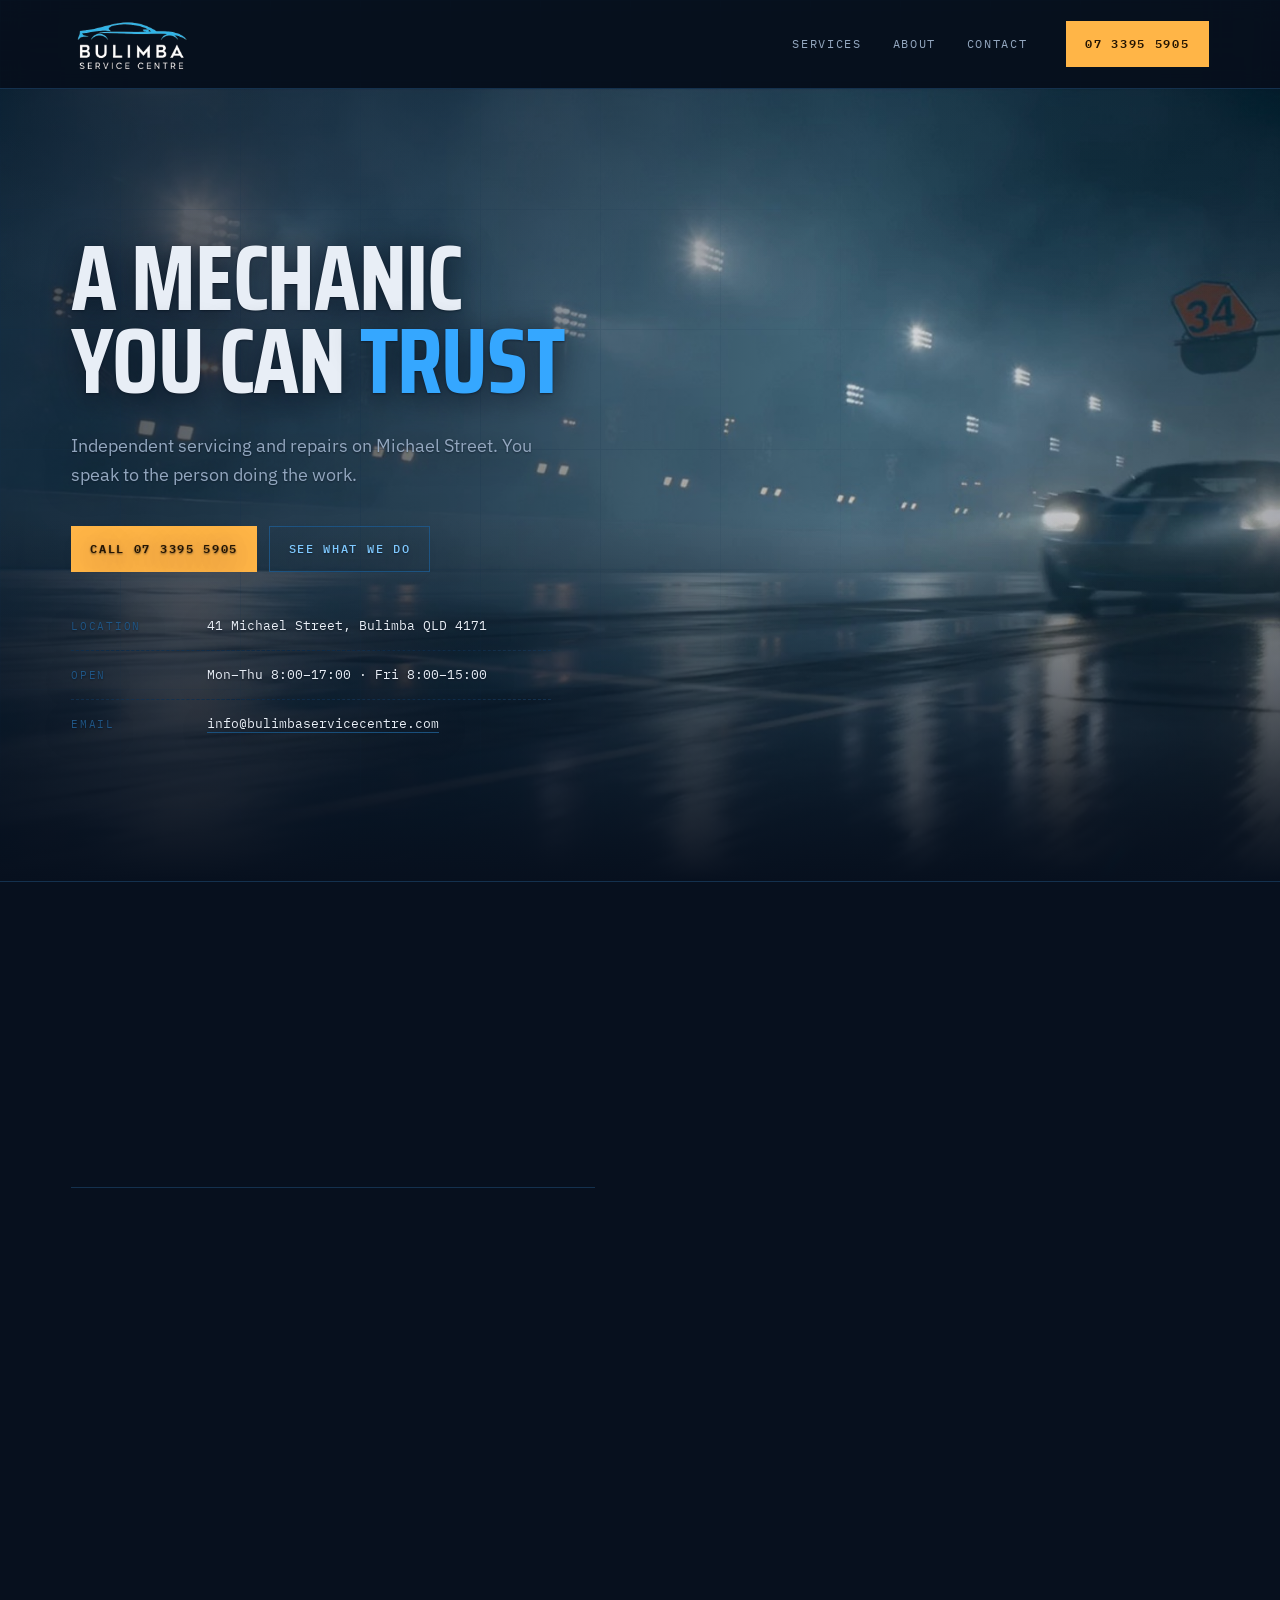
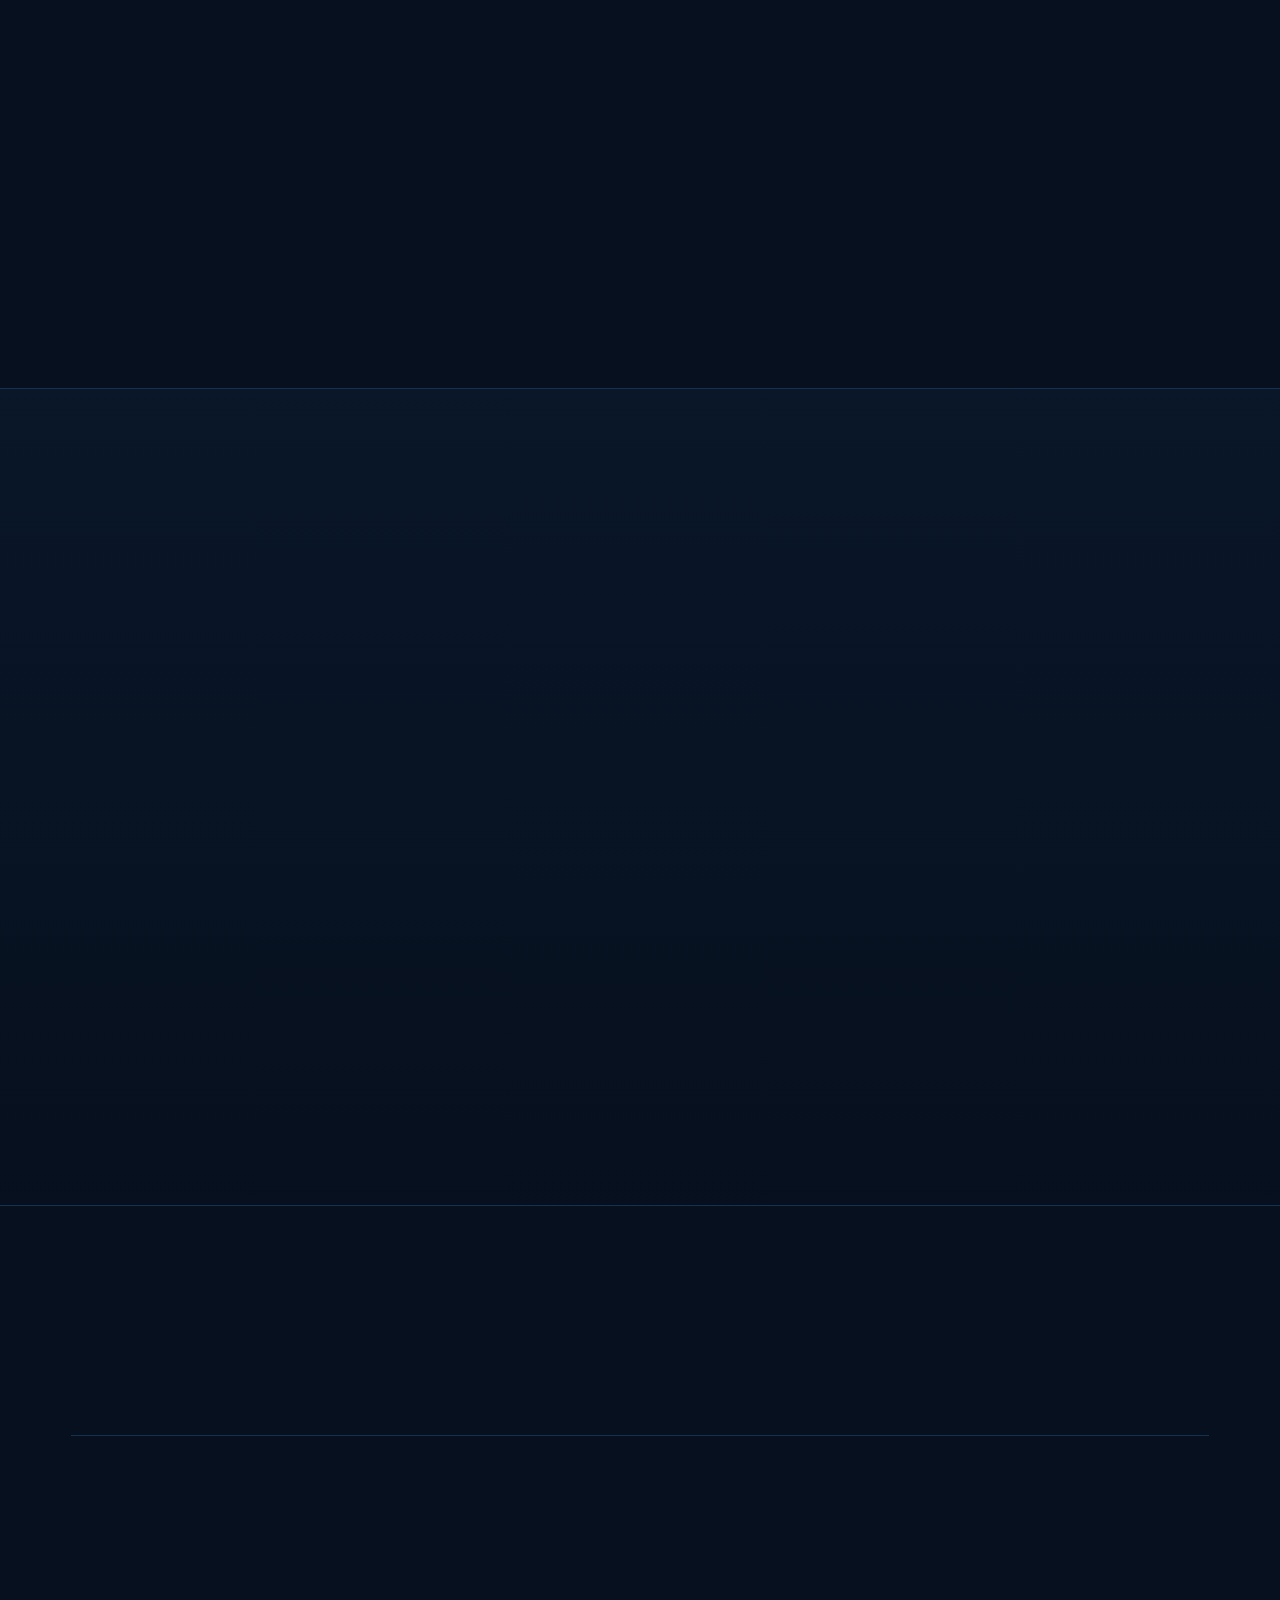
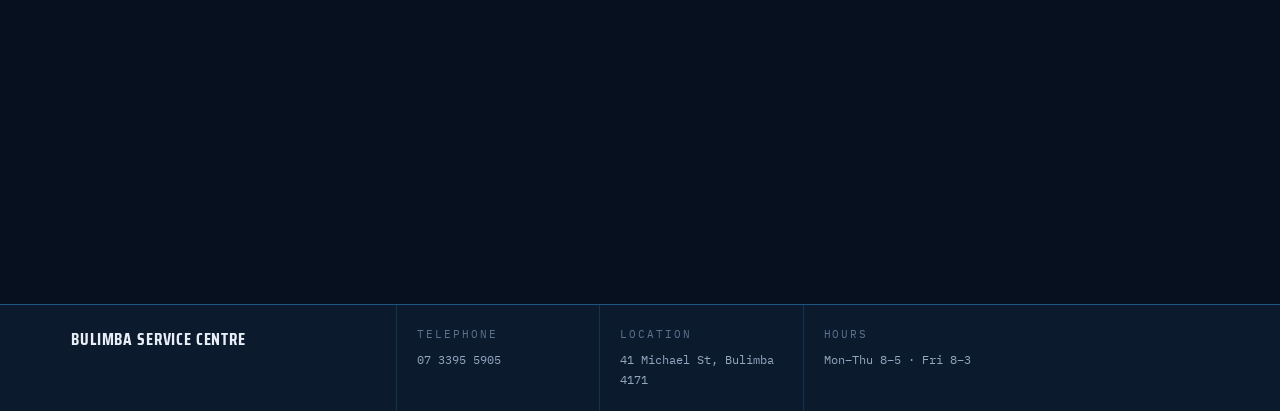
<file: index.html>
<!doctype html>
<html lang="en-AU">
<head>
<meta charset="utf-8">
<meta name="viewport" content="width=device-width, initial-scale=1">
<!-- Written for search results. The friendlier tagline lives in og:title below,
     which is what shows when the link is shared in a message. -->
<title>Bulimba Service Centre — Mechanic &amp; Car Servicing, Bulimba</title>
<meta name="description" content="Independent mechanical workshop at 41 Michael Street, Bulimba. Logbook servicing, diagnostics, brakes, clutch, cooling and pre-purchase inspections. Call 07 3395 5905.">

<script>document.documentElement.classList.add('js')</script>

<link rel="canonical" href="https://bulimbaservicecentre.com.au/">

<!-- How the link looks when it is shared in a message or on Facebook -->
<meta property="og:type" content="website">
<meta property="og:site_name" content="Bulimba Service Centre">
<meta property="og:title" content="Bulimba Service Centre — A mechanic you can trust">
<meta property="og:description" content="Independent servicing and repairs on Michael Street, Bulimba. Call 07 3395 5905.">
<meta property="og:url" content="https://bulimbaservicecentre.com.au/">
<meta property="og:image" content="https://bulimbaservicecentre.com.au/assets/img/hero-pitstop.jpg">
<meta property="og:image:width" content="1600">
<meta property="og:image:height" content="900">
<meta property="og:locale" content="en_AU">
<meta name="twitter:card" content="summary_large_image">

<!-- The business details in a form Google can read directly, so results can show
     the hours and a call button. Nothing here is visible on the page, so if the
     phone, address or hours change above, change them here too. -->
<script type="application/ld+json">
{
  "@context": "https://schema.org",
  "@type": "AutoRepair",
  "name": "Bulimba Service Centre",
  "url": "https://bulimbaservicecentre.com.au/",
  "image": "https://bulimbaservicecentre.com.au/assets/img/hero-pitstop.jpg",
  "logo": "https://bulimbaservicecentre.com.au/assets/img/logo.png",
  "telephone": "+61733955905",
  "email": "info@bulimbaservicecentre.com",
  "address": {
    "@type": "PostalAddress",
    "streetAddress": "41 Michael Street",
    "addressLocality": "Bulimba",
    "addressRegion": "QLD",
    "postalCode": "4171",
    "addressCountry": "AU"
  },
  "openingHoursSpecification": [
    {
      "@type": "OpeningHoursSpecification",
      "dayOfWeek": ["Monday", "Tuesday", "Wednesday", "Thursday"],
      "opens": "08:00",
      "closes": "17:00"
    },
    {
      "@type": "OpeningHoursSpecification",
      "dayOfWeek": "Friday",
      "opens": "08:00",
      "closes": "15:00"
    }
  ]
}
</script>

<link rel="icon" href="assets/img/favicon.svg" type="image/svg+xml">

<link rel="preconnect" href="https://fonts.googleapis.com">
<link rel="preconnect" href="https://fonts.gstatic.com" crossorigin>
<link href="https://fonts.googleapis.com/css2?family=Saira+Condensed:wght@500;600;700&family=IBM+Plex+Sans:wght@400;500;600&family=IBM+Plex+Mono:wght@400;500&display=swap" rel="stylesheet">
<link rel="stylesheet" href="assets/css/styles.css?v=20261006132924">
</head>
<body>

<div class="sheet-grid" aria-hidden="true"></div>

<header class="titleblock">
  <div class="shell titleblock__inner">
    <a class="mark" href="#top" aria-label="Bulimba Service Centre — home">
      <img src="assets/img/logo.png" alt="Bulimba Service Centre" width="374" height="176">
    </a>

    <nav class="nav" aria-label="Primary">
      <a href="#services">Services</a>
      <a href="#workshop">About</a>
      <a href="#visit">Contact</a>
    </nav>

    <a class="btn btn--call" href="tel:+61733955905">07 3395 5905</a>

    <button class="burger" type="button" aria-expanded="false" aria-controls="menu">
      <span class="burger__bars" aria-hidden="true"></span>
      <span class="u-visually-hidden">Menu</span>
    </button>
  </div>

  <nav class="menu" id="menu" aria-label="Primary, mobile" hidden>
    <a href="#services"><span class="anno">01</span> Services</a>
    <a href="#workshop"><span class="anno">02</span> About the workshop</a>
    <a href="#visit"><span class="anno">03</span> Visit &amp; contact</a>
  </nav>
</header>

<main id="top">

  <section class="hero">
    <div class="hero__bg" aria-hidden="true">
      <video class="hero__video" poster="assets/img/hero-pitstop.jpg" width="1920" height="1080"
             autoplay muted loop playsinline preload="auto" tabindex="-1">
        <source src="assets/video/hero-pitstop.mp4" type="video/mp4">
      </video>
      <div class="hero__scrim"></div>
    </div>

    <div class="shell hero__inner">
      <div class="hero__copy" data-reveal>

        <h1>A mechanic<br>you can <em>trust</em></h1>

        <p class="hero__lede">
          Independent servicing and repairs on Michael Street.
          You speak to the person doing the work.
        </p>

        <div class="hero__actions">
          <a class="btn btn--call" href="tel:+61733955905">Call 07 3395 5905</a>
          <a class="btn btn--line" href="#services">See what we do</a>
        </div>

        <div class="dimline">
          <div class="dim">
            <span class="dim__key">Location</span>
            <span class="dim__val">41 Michael Street, Bulimba QLD 4171</span>
          </div>
          <div class="dim">
            <span class="dim__key">Open</span>
            <span class="dim__val">Mon–Thu 8:00–17:00 · Fri 8:00–15:00</span>
          </div>
          <div class="dim">
            <span class="dim__key">Email</span>
            <span class="dim__val"><a href="mailto:info@bulimbaservicecentre.com">info@bulimbaservicecentre.com</a></span>
          </div>
        </div>
      </div>

    </div>
  </section>

  <section class="section" id="services">
    <div class="shell">
      <header class="section__head" data-reveal>
        <h2>What we work on</h2>
        <p class="section__lede">
          Servicing, diagnostics and mechanical repairs, all done in-house.
        </p>
      </header>

      <div class="parts">
        <ol class="parts__list">
          <li data-reveal style="--i:1"><button type="button" class="part" data-item="01">
            <span class="part__no">01</span>
            <span class="part__body">
              <span class="part__name">Vehicle servicing</span>
              <span class="part__desc">Routine and logbook servicing, on schedule.</span>
            </span>
          </button></li>
          <li data-reveal style="--i:2"><button type="button" class="part" data-item="02">
            <span class="part__no">02</span>
            <span class="part__body">
              <span class="part__name">Diagnostics</span>
              <span class="part__desc">Scan-tool fault finding, to locate the actual cause.</span>
            </span>
          </button></li>
          <li data-reveal style="--i:3"><button type="button" class="part" data-item="03">
            <span class="part__no">03</span>
            <span class="part__body">
              <span class="part__name">Vehicle inspections</span>
              <span class="part__desc">A check over the whole car, top to bottom.</span>
            </span>
          </button></li>
          <li data-reveal style="--i:4"><button type="button" class="part" data-item="04">
            <span class="part__no">04</span>
            <span class="part__body">
              <span class="part__name">Pre-purchase inspections</span>
              <span class="part__desc">An independent look before you commit to a used car.</span>
            </span>
          </button></li>
          <li data-reveal style="--i:5"><button type="button" class="part" data-item="05">
            <span class="part__no">05</span>
            <span class="part__body">
              <span class="part__name">Clutch and brake repairs</span>
              <span class="part__desc">Pads, discs, clutches and hydraulics.</span>
            </span>
          </button></li>
          <li data-reveal style="--i:6"><button type="button" class="part" data-item="06">
            <span class="part__no">06</span>
            <span class="part__body">
              <span class="part__name">Cooling system repairs</span>
              <span class="part__desc">Radiators, hoses, thermostats and water pumps.</span>
            </span>
          </button></li>
          <li data-reveal style="--i:7"><button type="button" class="part" data-item="07">
            <span class="part__no">07</span>
            <span class="part__body">
              <span class="part__name">Battery replacements</span>
              <span class="part__desc">Testing and replacement.</span>
            </span>
          </button></li>
          <li data-reveal style="--i:8"><button type="button" class="part" data-item="08">
            <span class="part__no">08</span>
            <span class="part__body">
              <span class="part__name">Plus much more</span>
              <span class="part__desc">If it's mechanical, give us a call.</span>
            </span>
          </button></li>
        </ol>

        <figure class="parts__figure" data-reveal>
          <svg class="dw" viewBox="0 0 1600 900" role="img"
               aria-label="A sports car in side profile with numbered balloons marking the system each service works on">

            <image href="assets/img/profile.jpg" x="0" y="0" width="1600" height="900"
                   preserveAspectRatio="xMidYMid slice"/>

            <g class="dw__balloons">
              <g class="bl" data-item="06">
                <path class="bl__lead" d="M170 136 L176 548"/>
                <circle class="bl__dot" cx="176" cy="548" r="8"/>
                <circle class="bl__ring" cx="170" cy="90" r="46"/>
                <text class="bl__no" x="170" y="90">06</text>
              </g>
              <g class="bl" data-item="07">
                <path class="bl__lead" d="M330 136 L318 452"/>
                <circle class="bl__dot" cx="318" cy="452" r="8"/>
                <circle class="bl__ring" cx="330" cy="90" r="46"/>
                <text class="bl__no" x="330" y="90">07</text>
              </g>
              <g class="bl" data-item="02">
                <path class="bl__lead" d="M640 136 L694 372"/>
                <circle class="bl__dot" cx="694" cy="372" r="8"/>
                <circle class="bl__ring" cx="640" cy="90" r="46"/>
                <text class="bl__no" x="640" y="90">02</text>
              </g>
              <g class="bl" data-item="08">
                <path class="bl__lead" d="M880 136 L852 302"/>
                <circle class="bl__dot" cx="852" cy="302" r="8"/>
                <circle class="bl__ring" cx="880" cy="90" r="46"/>
                <text class="bl__no" x="880" y="90">08</text>
              </g>
              <g class="bl" data-item="01">
                <path class="bl__lead" d="M1150 136 L1118 422"/>
                <circle class="bl__dot" cx="1118" cy="422" r="8"/>
                <circle class="bl__ring" cx="1150" cy="90" r="46"/>
                <text class="bl__no" x="1150" y="90">01</text>
              </g>
              <g class="bl" data-item="05">
                <path class="bl__lead" d="M560 774 L372 652"/>
                <path class="bl__lead" d="M560 774 L1270 652"/>
                <circle class="bl__dot" cx="372" cy="652" r="8"/>
                <circle class="bl__dot" cx="1270" cy="652" r="8"/>
                <circle class="bl__ring" cx="560" cy="820" r="46"/>
                <text class="bl__no" x="560" y="820">05</text>
              </g>
              <g class="bl" data-item="03">
                <path class="bl__lead" d="M900 774 L884 638"/>
                <circle class="bl__dot" cx="884" cy="638" r="8"/>
                <circle class="bl__ring" cx="900" cy="820" r="46"/>
                <text class="bl__no" x="900" y="820">03</text>
              </g>
              <g class="bl" data-item="04">
                <path class="bl__lead" d="M1340 774 L1392 486"/>
                <circle class="bl__dot" cx="1392" cy="486" r="8"/>
                <circle class="bl__ring" cx="1340" cy="820" r="46"/>
                <text class="bl__no" x="1340" y="820">04</text>
              </g>
            </g>
          </svg>
          <div class="ps">
            <div class="ps__frame">
              <img class="ps__img" data-item="01" src="assets/img/engine.jpg" alt="A mid-mounted engine under a glass cover" width="1100" height="825" loading="lazy">
              <img class="ps__img" data-item="02" src="assets/img/diagnostics.jpg" alt="A diagnostic scan tool lit in a dark workshop" width="1100" height="825" loading="lazy">
              <img class="ps__img" data-item="03" src="assets/img/lowfront.jpg" alt="A sports car seen from a low front angle" width="1100" height="825" loading="lazy">
              <img class="ps__img" data-item="04" src="assets/img/underside.jpg" alt="The underside of a car raised on a workshop hoist" width="1200" height="900" loading="lazy">
              <img class="ps__img" data-item="05" src="assets/img/brakes.jpg" alt="A forged wheel over a drilled brake disc and caliper" width="1100" height="825" loading="lazy">
              <img class="ps__img" data-item="06" src="assets/img/cooling.jpg" alt="Radiator cooling fins in close up" width="1100" height="825" loading="lazy">
              <img class="ps__img" data-item="07" src="assets/img/battery.jpg" alt="A battery terminal clamp and cable" width="1100" height="825" loading="lazy">
              <img class="ps__img" data-item="08" src="assets/img/rear.jpg" alt="A sports car from a low rear angle" width="1100" height="825" loading="lazy">
            </div>
            <p class="ps__cap anno"><span class="ps__no">01</span> <span class="ps__txt">Vehicle servicing</span></p>
          </div>
        </figure>
      </div>
    </div>
  </section>

  <section class="section section--alt" id="workshop">
    <div class="shell">
      <div class="about">
        <div class="about__copy" data-reveal>
          <h2>Booked in<br>with the people<br>who do the work</h2>
          <p class="section__lede">
            Bulimba Service Centre is an independent workshop on Michael Street.
            Routine servicing, diagnostics and mechanical repairs for the cars
            people actually drive.
          </p>

          <dl class="creds">
            <div class="cred" data-reveal style="--i:1">
              <dt>Experienced mechanics</dt>
              <dd>Trained, qualified hands on every job.</dd>
            </div>
            <div class="cred" data-reveal style="--i:2">
              <dt>Quality service</dt>
              <dd>Done once, and done properly.</dd>
            </div>
            <div class="cred" data-reveal style="--i:3">
              <dt>Affordable prices</dt>
              <dd>Independent workshop rates.</dd>
            </div>
          </dl>
        </div>

        <div class="about__plates">
          <figure class="plate plate--tall" data-reveal style="--i:1">
            <video class="shot__media" poster="assets/img/workshop.jpg" width="1280" height="720"
                   autoplay muted loop playsinline preload="metadata"
                   aria-label="A sports car raised on a hoist in a workshop bay">
              <source src="assets/video/workshop.mp4" type="video/mp4">
            </video>
          </figure>
          <figure class="plate" data-reveal style="--i:2">
            <img src="assets/img/tools.jpg" alt="Mechanic hand tools laid out on a steel bench" loading="lazy" width="1400" height="788">
          </figure>
        </div>
      </div>
    </div>
  </section>

  <section class="section" id="visit">
    <div class="shell">
      <header class="section__head" data-reveal>
        <h2>41 Michael Street, Bulimba</h2>
      </header>

      <div class="visit">
        <div class="visit__block" data-reveal style="--i:1">
          <p class="anno visit__label">Call the workshop</p>
          <a class="visit__phone" href="tel:+61733955905">07 3395 5905</a>
          <a class="btn btn--call visit__cta" href="tel:+61733955905">Call now</a>
          <p class="visit__alt">
            Or email any enquiries to<br>
            <a href="mailto:info@bulimbaservicecentre.com">info@bulimbaservicecentre.com</a>
          </p>
        </div>

        <div class="visit__block" data-reveal style="--i:2">
          <p class="anno visit__label">Opening hours</p>
          <table class="hours">
            <tbody>
              <tr><th scope="row">Mon</th><td>8:00 — 17:00</td></tr>
              <tr><th scope="row">Tue</th><td>8:00 — 17:00</td></tr>
              <tr><th scope="row">Wed</th><td>8:00 — 17:00</td></tr>
              <tr><th scope="row">Thu</th><td>8:00 — 17:00</td></tr>
              <tr><th scope="row">Fri</th><td>8:00 — 15:00</td></tr>
              <tr class="hours--shut"><th scope="row">Sat</th><td>Closed</td></tr>
              <tr class="hours--shut"><th scope="row">Sun</th><td>Closed</td></tr>
            </tbody>
          </table>
        </div>

        <div class="visit__block" data-reveal style="--i:3">
          <p class="anno visit__label">Find us</p>
          <address class="visit__addr">
            41 Michael Street<br>
            Bulimba QLD 4171<br>
            Brisbane, Australia
          </address>
          <a class="btn btn--line" target="_blank" rel="noopener"
             href="https://www.google.com/maps/search/?api=1&amp;query=41+Michael+Street+Bulimba+QLD+4171">
            Open in maps
          </a>
        </div>
      </div>
    </div>
  </section>

</main>

<footer class="tb">
  <div class="shell tb__inner">
    <div class="tb__cell tb__cell--name">
      <strong>Bulimba Service Centre</strong>
    </div>
    <div class="tb__cell">
      <span class="anno">Telephone</span>
      <a href="tel:+61733955905">07 3395 5905</a>
    </div>
    <div class="tb__cell">
      <span class="anno">Location</span>
      <span>41 Michael St, Bulimba 4171</span>
    </div>
    <div class="tb__cell">
      <span class="anno">Hours</span>
      <span>Mon–Thu 8–5 · Fri 8–3</span>
    </div>
  </div>
</footer>

<script src="assets/js/main.js?v=20261006132924" defer></script>

</body>
</html>
</file>
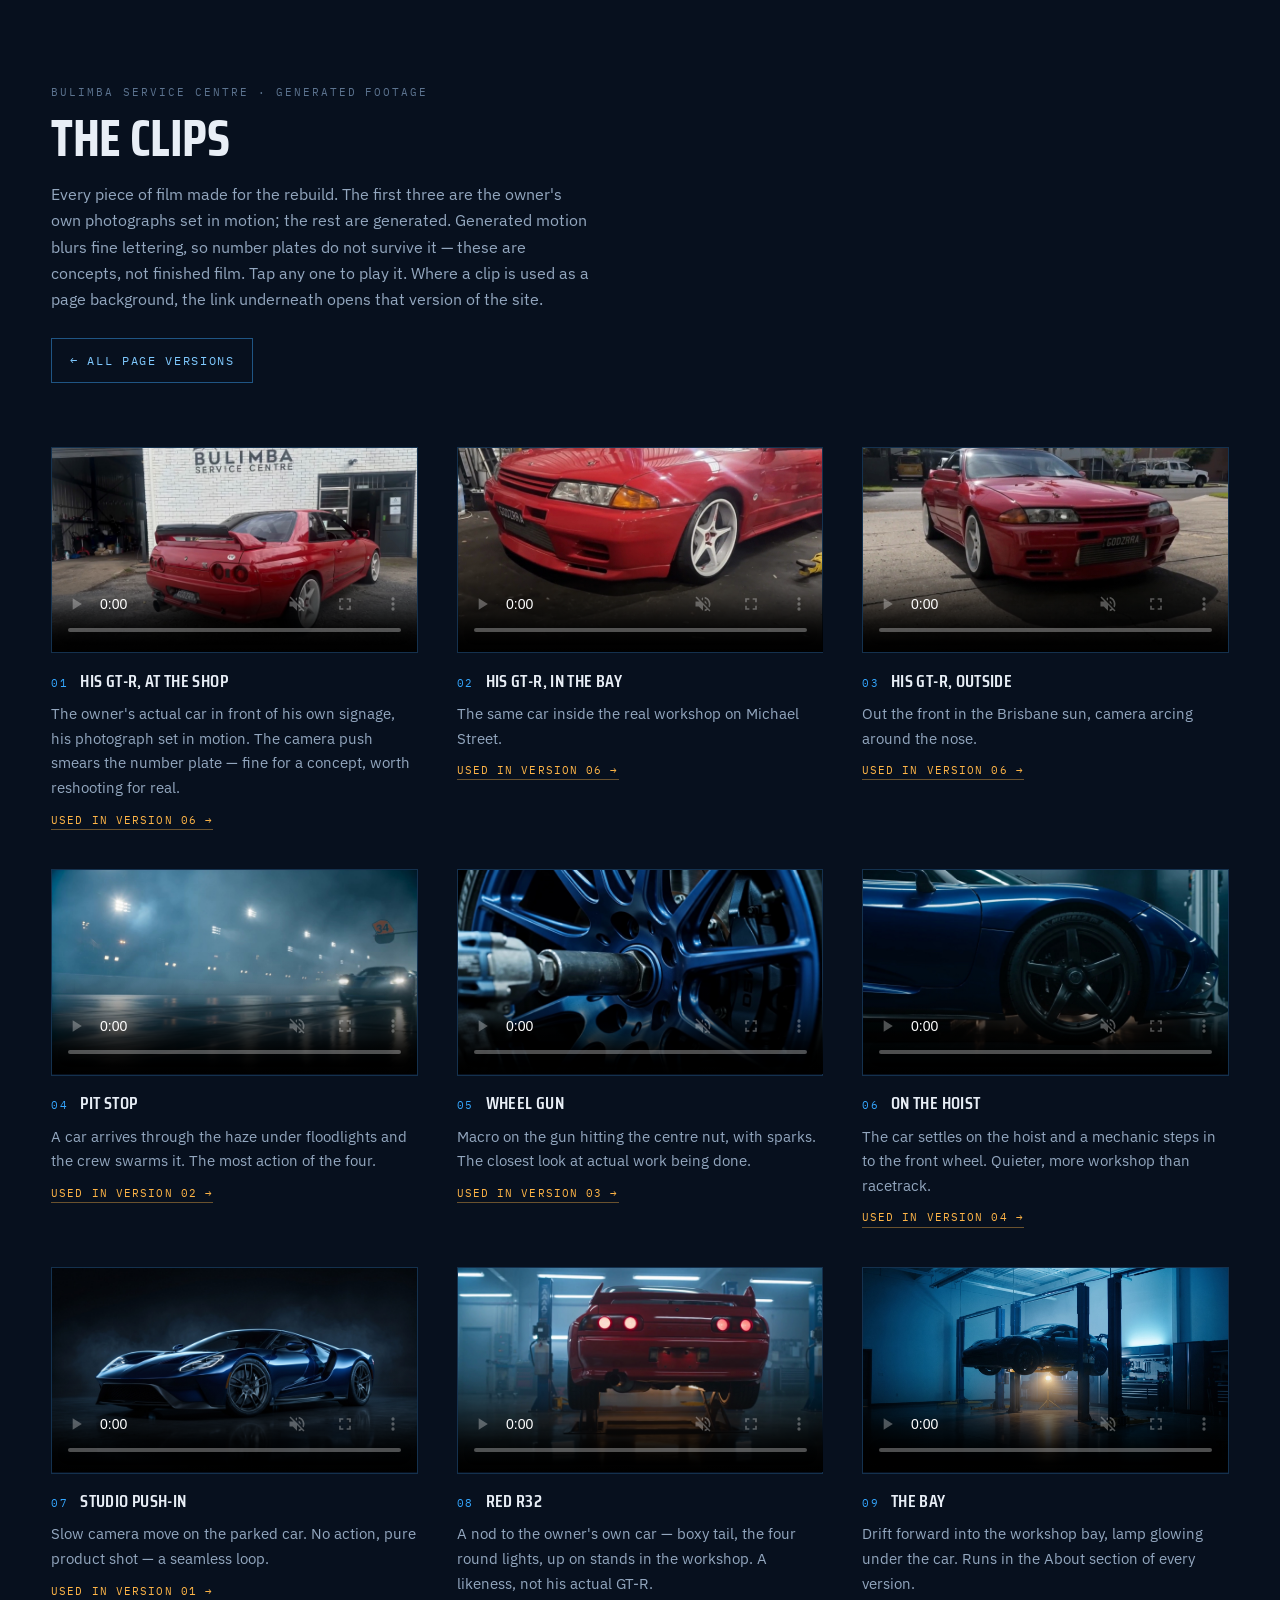
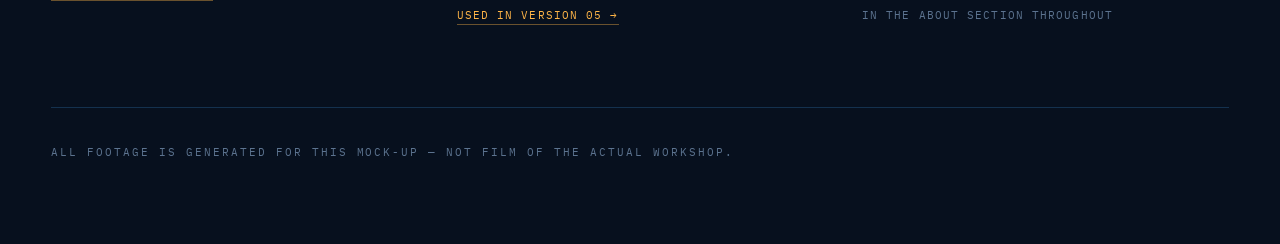
<file: clips/index.html>
<!doctype html>
<html lang="en-AU">
<head>
<meta charset="utf-8">
<meta name="viewport" content="width=device-width, initial-scale=1">
<title>Bulimba Service Centre — the clips</title>
<meta name="description" content="Every piece of footage generated for the Bulimba Service Centre rebuild, with the page version each one belongs to.">
<link rel="icon" href="../assets/img/favicon.svg" type="image/svg+xml">
<link rel="preconnect" href="https://fonts.googleapis.com">
<link rel="preconnect" href="https://fonts.gstatic.com" crossorigin>
<link href="https://fonts.googleapis.com/css2?family=Saira+Condensed:wght@500;600;700&family=IBM+Plex+Sans:wght@400;500&family=IBM+Plex+Mono:wght@400;500&display=swap" rel="stylesheet">
<style>
  :root {
    --ink: #07101E; --navy: #0C1A2E;
    --cyan: #35A7FF; --cyan-bright: #7FC9FF; --cyan-dim: #1F5584; --cyan-ghost: #14314E;
    --paper: #E8EEF6; --paper-mute: #93A7BF; --paper-faint: #5C738F;
    --amber: #FFB547;
    color-scheme: dark;
  }
  * { box-sizing: border-box }
  body {
    margin: 0; background: var(--ink); color: var(--paper);
    font: 400 16px/1.65 "IBM Plex Sans", ui-sans-serif, system-ui, sans-serif;
    padding: clamp(2rem, 6vw, 4.5rem) clamp(1rem, 4vw, 3.5rem);
    -webkit-font-smoothing: antialiased;
  }
  .shell { max-width: 1180px; margin-inline: auto }
  .anno {
    font-family: "IBM Plex Mono", ui-monospace, monospace;
    font-size: .6875rem; letter-spacing: .18em; text-transform: uppercase; color: var(--paper-faint);
  }
  h1 {
    font-family: "Saira Condensed", "Arial Narrow", sans-serif; font-weight: 700;
    text-transform: uppercase; font-size: clamp(2rem, 6vw, 3.25rem); line-height: .95;
    letter-spacing: -.008em; margin: .8rem 0 0;
  }
  .lede { color: var(--paper-mute); max-width: 54ch; margin: 1.1rem 0 0 }
  .back {
    display: inline-flex; align-items: center; gap: .55rem; margin-top: 1.6rem;
    font-family: "IBM Plex Mono", ui-monospace, monospace; font-size: .75rem;
    letter-spacing: .14em; text-transform: uppercase; text-decoration: none;
    color: var(--cyan-bright); border: 1px solid var(--cyan-dim); padding: .7rem 1.1rem;
  }
  .back:hover { border-color: var(--cyan); background: rgba(53,167,255,.08) }

  .grid {
    display: grid; grid-template-columns: repeat(auto-fit, minmax(330px, 1fr));
    gap: clamp(1.5rem, 3vw, 2.5rem); margin-top: clamp(2.5rem, 6vw, 4rem);
  }
  figure { margin: 0 }
  video {
    width: 100%; display: block; aspect-ratio: 16/9; object-fit: cover;
    background: var(--navy); border: 1px solid var(--cyan-ghost);
  }
  .meta { display: flex; align-items: baseline; gap: .7rem; margin-top: .85rem; flex-wrap: wrap }
  .no { color: var(--cyan) }
  .name {
    font-family: "Saira Condensed", sans-serif; font-weight: 600; text-transform: uppercase;
    font-size: 1.125rem; letter-spacing: .02em;
  }
  .desc { color: var(--paper-mute); font-size: .9375rem; margin: .35rem 0 0 }
  .used {
    display: inline-block; margin-top: .6rem; font-family: "IBM Plex Mono", monospace;
    font-size: .6875rem; letter-spacing: .1em; text-transform: uppercase;
    text-decoration: none; color: var(--amber); border-bottom: 1px solid rgba(255,181,71,.4);
  }
  .used:hover { border-bottom-color: var(--amber) }
  .used.is-none { color: var(--paper-faint); border: 0; pointer-events: none }
  footer { margin-top: clamp(3rem, 7vw, 5rem); border-top: 1px solid var(--cyan-ghost); padding-top: 1.5rem }
  :focus-visible { outline: 2px solid var(--amber); outline-offset: 3px }
</style>
</head>
<body>
<div class="shell">
  <p class="anno">Bulimba Service Centre · generated footage</p>
  <h1>The clips</h1>
  <p class="lede">
    Every piece of film made for the rebuild. The first three are the owner's own photographs set in motion; the rest are generated. Generated motion blurs fine lettering, so number plates do not survive it — these are concepts, not finished film. Tap any one to play it. Where a clip
    is used as a page background, the link underneath opens that version of the site.
  </p>
  <a class="back" href="../versions/">← All page versions</a>

  <div class="grid">
    <figure>
      <video src="../assets/video/gtr-at-shop.mp4" poster="../assets/img/gtr-at-shop-poster.jpg"
             muted loop playsinline controls preload="none"></video>
      <div class="meta"><span class="anno no">01</span><span class="name">His GT-R, at the shop</span></div>
      <p class="desc">The owner's actual car in front of his own signage, his photograph set in motion. The camera push smears the number plate — fine for a concept, worth reshooting for real.</p>
      <a class="used" href="../versions/06-owners-gtr/">Used in version 06 →</a>
    </figure>

    <figure>
      <video src="../assets/video/gtr-bay.mp4" poster="../assets/img/gtr-bay-poster.jpg"
             muted loop playsinline controls preload="none"></video>
      <div class="meta"><span class="anno no">02</span><span class="name">His GT-R, in the bay</span></div>
      <p class="desc">The same car inside the real workshop on Michael Street.</p>
      <a class="used" href="../versions/06-owners-gtr/">Used in version 06 →</a>
    </figure>

    <figure>
      <video src="../assets/video/gtr-front.mp4" poster="../assets/img/gtr-front-poster.jpg"
             muted loop playsinline controls preload="none"></video>
      <div class="meta"><span class="anno no">03</span><span class="name">His GT-R, outside</span></div>
      <p class="desc">Out the front in the Brisbane sun, camera arcing around the nose.</p>
      <a class="used" href="../versions/06-owners-gtr/">Used in version 06 →</a>
    </figure>

    <figure>
      <video src="../assets/video/hero-pitstop.mp4" poster="../assets/img/hero-pitstop.jpg"
             muted loop playsinline controls preload="none"></video>
      <div class="meta"><span class="anno no">04</span><span class="name">Pit stop</span></div>
      <p class="desc">A car arrives through the haze under floodlights and the crew swarms it. The most action of the four.</p>
      <a class="used" href="../versions/02-pitstop-hero/">Used in version 02 →</a>
    </figure>

    <figure>
      <video src="../assets/video/hero-wheelgun.mp4" poster="../assets/img/hero-wheelgun.jpg"
             muted loop playsinline controls preload="none"></video>
      <div class="meta"><span class="anno no">05</span><span class="name">Wheel gun</span></div>
      <p class="desc">Macro on the gun hitting the centre nut, with sparks. The closest look at actual work being done.</p>
      <a class="used" href="../versions/03-wheelgun-hero/">Used in version 03 →</a>
    </figure>

    <figure>
      <video src="../assets/video/hero-hoist.mp4" poster="../assets/img/hero-hoist.jpg"
             muted loop playsinline controls preload="none"></video>
      <div class="meta"><span class="anno no">06</span><span class="name">On the hoist</span></div>
      <p class="desc">The car settles on the hoist and a mechanic steps in to the front wheel. Quieter, more workshop than racetrack.</p>
      <a class="used" href="../versions/04-hoist-hero/">Used in version 04 →</a>
    </figure>

    <figure>
      <video src="../assets/video/hero-studio.mp4" poster="../assets/img/hero.jpg"
             muted loop playsinline controls preload="none"></video>
      <div class="meta"><span class="anno no">07</span><span class="name">Studio push-in</span></div>
      <p class="desc">Slow camera move on the parked car. No action, pure product shot — a seamless loop.</p>
      <a class="used" href="../versions/01-studio-hero/">Used in version 01 →</a>
    </figure>

    <figure>
      <video src="../assets/video/hero-r32.mp4" poster="../assets/img/hero-r32.jpg"
             muted loop playsinline controls preload="none"></video>
      <div class="meta"><span class="anno no">08</span><span class="name">Red R32</span></div>
      <p class="desc">A nod to the owner's own car — boxy tail, the four round lights, up on stands in the workshop. A likeness, not his actual GT-R.</p>
      <a class="used" href="../versions/05-r32-hero/">Used in version 05 →</a>
    </figure>

    <figure>
      <video src="../assets/video/workshop.mp4" poster="../assets/img/workshop.jpg"
             muted loop playsinline controls preload="none"></video>
      <div class="meta"><span class="anno no">09</span><span class="name">The bay</span></div>
      <p class="desc">Drift forward into the workshop bay, lamp glowing under the car. Runs in the About section of every version.</p>
      <span class="used is-none">In the About section throughout</span>
    </figure>
  </div>

  <footer>
    <p class="anno">All footage is generated for this mock-up — not film of the actual workshop.</p>
  </footer>
</div>

<script>
  // Play what is on screen, pause what is not, and never load a clip nobody looks at.
  (() => {
    const clips = document.querySelectorAll('video');
    if (!('IntersectionObserver' in window)) return;
    // These carry native controls, so a refusal just leaves them tappable.
    if (matchMedia('(prefers-reduced-motion: reduce)').matches) return;
    const io = new IntersectionObserver((entries) => {
      for (const { target, isIntersecting } of entries) {
        if (isIntersecting) {
          if (target.preload === 'none') target.preload = 'auto';
          target.play?.().catch(() => {});
        } else target.pause?.();
      }
    }, { rootMargin: '120px 0px', threshold: 0 });
    for (const c of clips) io.observe(c);
  })();
</script>
</body>
</html>
</file>
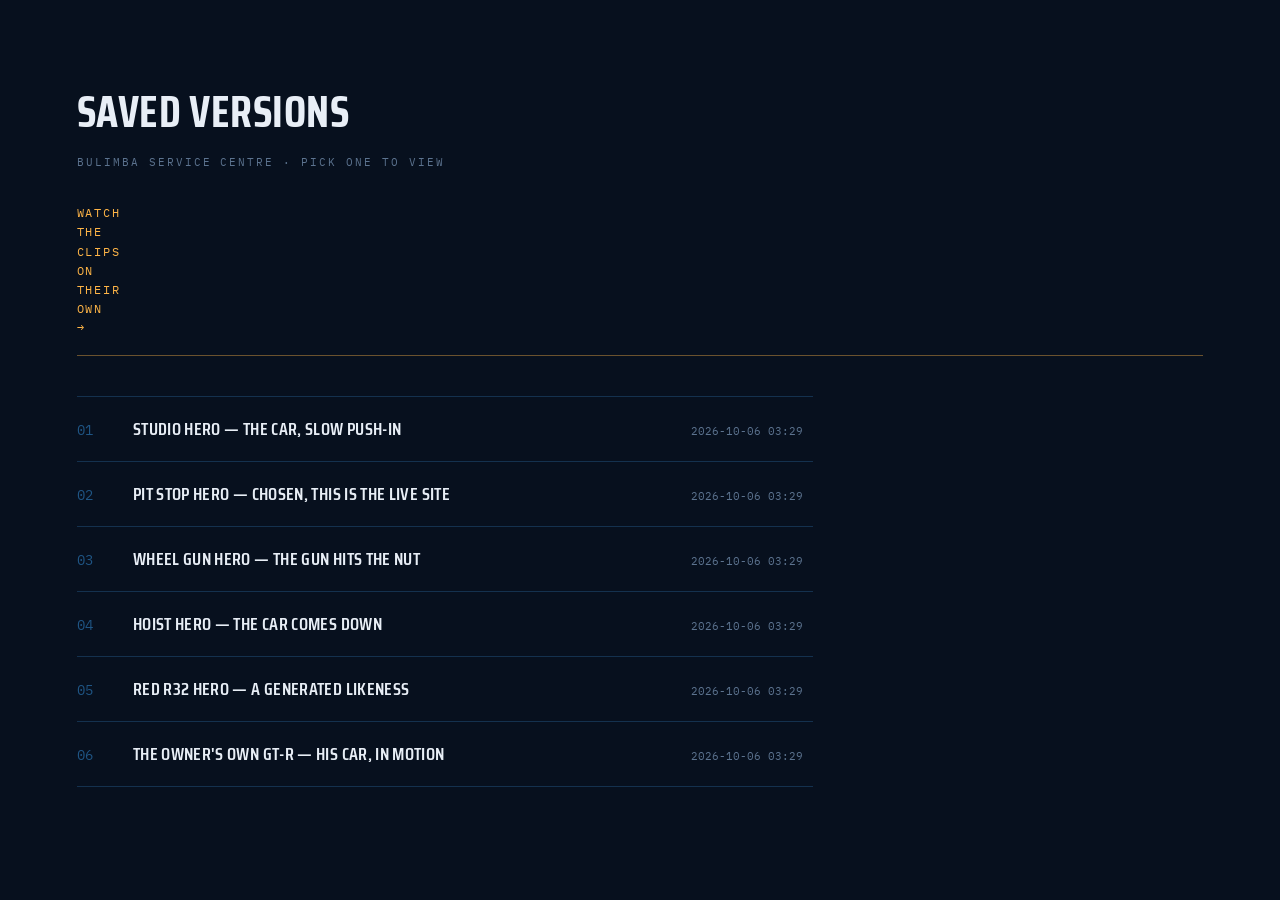
<file: versions/index.html>
<!doctype html>
<html lang="en-AU"><head><meta charset="utf-8">
<meta name="viewport" content="width=device-width,initial-scale=1">
<title>Bulimba Service Centre — saved versions</title>
<link href="https://fonts.googleapis.com/css2?family=Saira+Condensed:wght@600;700&family=IBM+Plex+Mono:wght@400&display=swap" rel="stylesheet">
<style>
  :root { color-scheme: dark }
  body { margin:0; background:#07101E; color:#E8EEF6; padding:clamp(2rem,6vw,5rem);
         font:14px/1.6 "IBM Plex Mono",ui-monospace,monospace }
  h1 { font-family:"Saira Condensed",sans-serif; font-weight:700; text-transform:uppercase;
       font-size:clamp(1.8rem,5vw,2.75rem); letter-spacing:.01em; margin:0 0 .4rem }
  p.sub { color:#5C738F; margin:0 0 2.5rem; text-transform:uppercase; letter-spacing:.18em; font-size:.6875rem }
  ol { list-style:none; margin:0; padding:0; border-top:1px solid #14314E; max-width:46rem }
  li { border-bottom:1px solid #14314E }
  a { display:grid; grid-template-columns:2.5rem 1fr auto; gap:1rem; align-items:baseline;
      padding:1.1rem .6rem 1.1rem 0; color:inherit; text-decoration:none }
  a:hover { background:rgba(53,167,255,.07); padding-left:.6rem }
  .no { color:#1F5584 }
  .ttl { font-family:"Saira Condensed",sans-serif; font-weight:600; text-transform:uppercase;
         font-size:1.125rem; letter-spacing:.02em }
  .when { color:#5C738F; font-size:.6875rem }
  @media (max-width:560px){ a{grid-template-columns:2rem 1fr} .when{display:none} }
</style></head><body>
<h1>Saved versions</h1>
<p class="sub">Bulimba Service Centre · pick one to view</p>
<p style="margin:-1.6rem 0 2.5rem"><a href="../clips/" style="font-family:'IBM Plex Mono',monospace;font-size:.75rem;letter-spacing:.14em;text-transform:uppercase;color:#FFB547;text-decoration:none;border-bottom:1px solid rgba(255,181,71,.4)">Watch the clips on their own →</a></p>
<ol>
  <li><a href="01-studio-hero/"><span class="no">01</span><span class="ttl">Studio hero — the car, slow push-in</span><span class="when">2026-10-06 03:29</span></a></li>
  <li><a href="02-pitstop-hero/"><span class="no">02</span><span class="ttl">Pit stop hero — CHOSEN, this is the live site</span><span class="when">2026-10-06 03:29</span></a></li>
  <li><a href="03-wheelgun-hero/"><span class="no">03</span><span class="ttl">Wheel gun hero — the gun hits the nut</span><span class="when">2026-10-06 03:29</span></a></li>
  <li><a href="04-hoist-hero/"><span class="no">04</span><span class="ttl">Hoist hero — the car comes down</span><span class="when">2026-10-06 03:29</span></a></li>
  <li><a href="05-r32-hero/"><span class="no">05</span><span class="ttl">Red R32 hero — a generated likeness</span><span class="when">2026-10-06 03:29</span></a></li>
  <li><a href="06-owners-gtr/"><span class="no">06</span><span class="ttl">The owner's own GT-R — his car, in motion</span><span class="when">2026-10-06 03:29</span></a></li>
</ol>
</body></html>
</file>
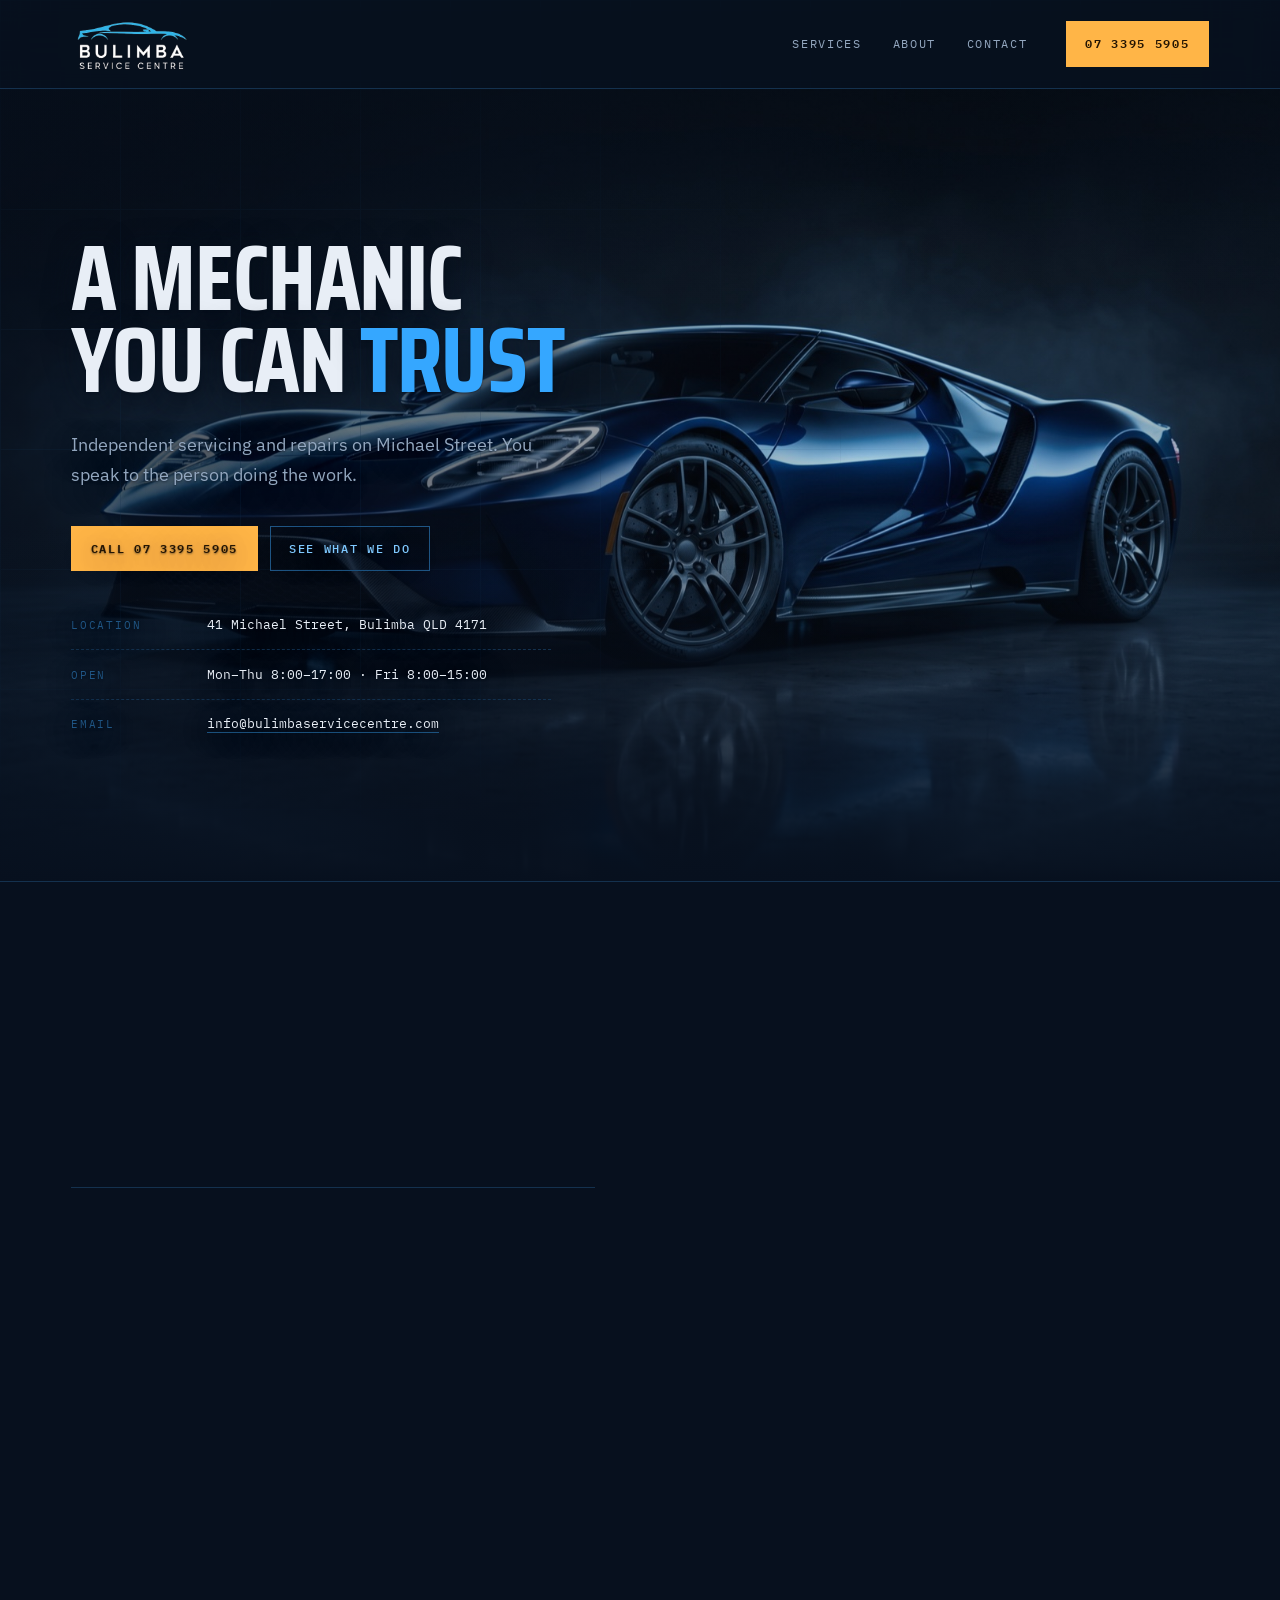
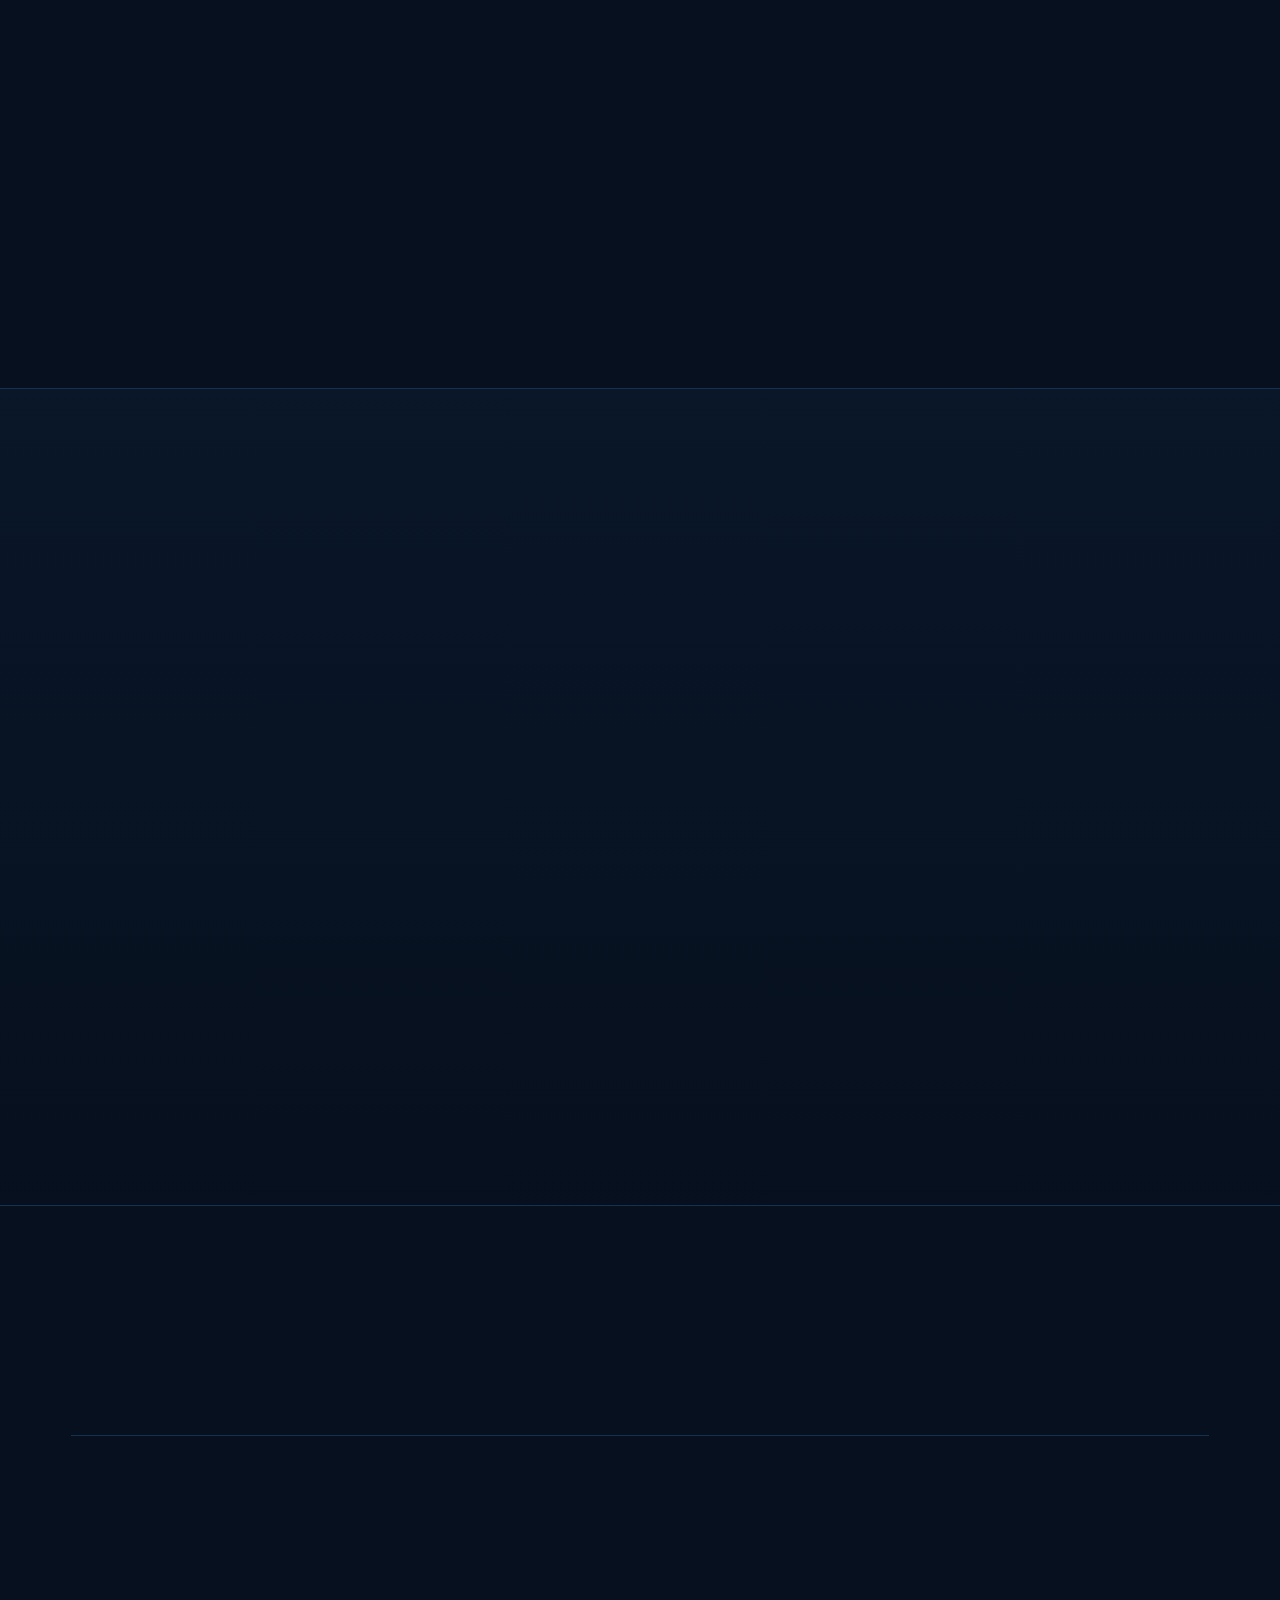
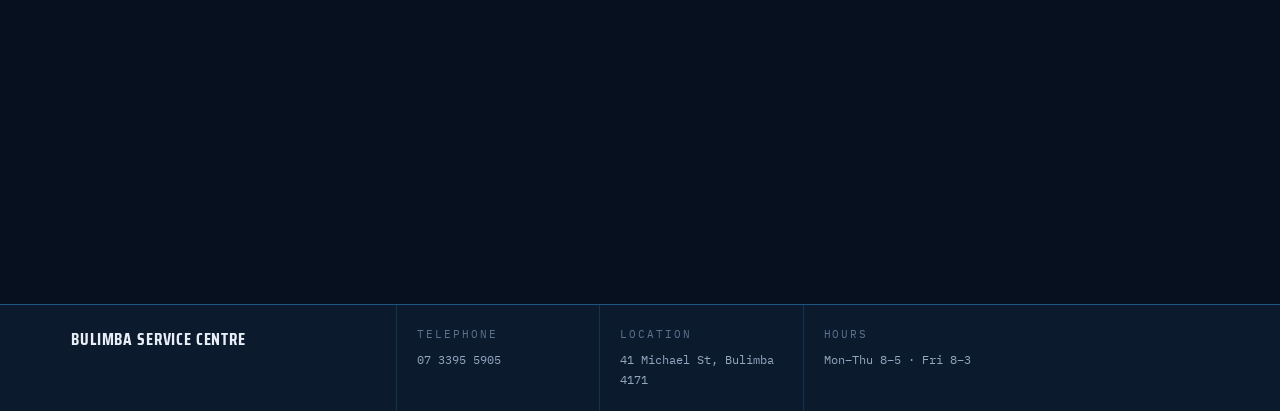
<file: versions/01-studio-hero/index.html>
<!doctype html>
<html lang="en-AU">
<head>
<meta charset="utf-8">
<meta name="viewport" content="width=device-width, initial-scale=1">
<title>Bulimba Service Centre — A mechanic you can trust</title>
<meta name="description" content="Independent mechanical workshop at 41 Michael Street, Bulimba. Logbook servicing, diagnostics, brakes, clutch, cooling and pre-purchase inspections. Call 07 3395 5905.">

<script>document.documentElement.classList.add('js')</script>

<link rel="canonical" href="https://bulimbaservicecentre.com.au/">

<!-- How the link looks when it is shared in a message or on Facebook -->
<meta property="og:type" content="website">
<meta property="og:site_name" content="Bulimba Service Centre">
<meta property="og:title" content="Bulimba Service Centre — a mechanic you can trust">
<meta property="og:description" content="Independent servicing and repairs on Michael Street, Bulimba. Call 07 3395 5905.">
<meta property="og:url" content="https://bulimbaservicecentre.com.au/">
<meta property="og:image" content="https://bulimbaservicecentre.com.au/assets/img/hero-pitstop.jpg">
<meta property="og:image:width" content="1600">
<meta property="og:image:height" content="900">
<meta property="og:locale" content="en_AU">
<meta name="twitter:card" content="summary_large_image">

<link rel="icon" href="assets/img/favicon.svg" type="image/svg+xml">

<link rel="preconnect" href="https://fonts.googleapis.com">
<link rel="preconnect" href="https://fonts.gstatic.com" crossorigin>
<link href="https://fonts.googleapis.com/css2?family=Saira+Condensed:wght@500;600;700&family=IBM+Plex+Sans:wght@400;500;600&family=IBM+Plex+Mono:wght@400;500&display=swap" rel="stylesheet">
<link rel="stylesheet" href="assets/css/styles.css?v=20261006132924">
</head>
<body>

<div class="sheet-grid" aria-hidden="true"></div>

<header class="titleblock">
  <div class="shell titleblock__inner">
    <a class="mark" href="#top" aria-label="Bulimba Service Centre — home">
      <img src="assets/img/logo.png" alt="Bulimba Service Centre" width="374" height="176">
    </a>

    <nav class="nav" aria-label="Primary">
      <a href="#services">Services</a>
      <a href="#workshop">About</a>
      <a href="#visit">Contact</a>
    </nav>

    <a class="btn btn--call" href="tel:+61733955905">07 3395 5905</a>

    <button class="burger" type="button" aria-expanded="false" aria-controls="menu">
      <span class="burger__bars" aria-hidden="true"></span>
      <span class="u-visually-hidden">Menu</span>
    </button>
  </div>

  <nav class="menu" id="menu" aria-label="Primary, mobile" hidden>
    <a href="#services"><span class="anno">01</span> Services</a>
    <a href="#workshop"><span class="anno">02</span> About the workshop</a>
    <a href="#visit"><span class="anno">03</span> Visit &amp; contact</a>
  </nav>
</header>

<main id="top">

  <section class="hero">
    <div class="hero__bg" aria-hidden="true">
      <video class="hero__video" poster="assets/img/hero.jpg" width="1920" height="1080"
             autoplay muted loop playsinline preload="auto" tabindex="-1">
        <source src="assets/video/hero-studio.mp4" type="video/mp4">
      </video>
      <div class="hero__scrim"></div>
    </div>

    <div class="shell hero__inner">
      <div class="hero__copy" data-reveal>

        <h1>A mechanic<br>you can <em>trust</em></h1>

        <p class="hero__lede">
          Independent servicing and repairs on Michael Street.
          You speak to the person doing the work.
        </p>

        <div class="hero__actions">
          <a class="btn btn--call" href="tel:+61733955905">Call 07 3395 5905</a>
          <a class="btn btn--line" href="#services">See what we do</a>
        </div>

        <div class="dimline">
          <div class="dim">
            <span class="dim__key">Location</span>
            <span class="dim__val">41 Michael Street, Bulimba QLD 4171</span>
          </div>
          <div class="dim">
            <span class="dim__key">Open</span>
            <span class="dim__val">Mon–Thu 8:00–17:00 · Fri 8:00–15:00</span>
          </div>
          <div class="dim">
            <span class="dim__key">Email</span>
            <span class="dim__val"><a href="mailto:info@bulimbaservicecentre.com">info@bulimbaservicecentre.com</a></span>
          </div>
        </div>
      </div>

    </div>
  </section>

  <section class="section" id="services">
    <div class="shell">
      <header class="section__head" data-reveal>
        <h2>What we work on</h2>
        <p class="section__lede">
          Servicing, diagnostics and mechanical repairs, all done in-house.
        </p>
      </header>

      <div class="parts">
        <ol class="parts__list">
          <li data-reveal style="--i:1"><button type="button" class="part" data-item="01">
            <span class="part__no">01</span>
            <span class="part__body">
              <span class="part__name">Vehicle servicing</span>
              <span class="part__desc">Routine and logbook servicing, on schedule.</span>
            </span>
          </button></li>
          <li data-reveal style="--i:2"><button type="button" class="part" data-item="02">
            <span class="part__no">02</span>
            <span class="part__body">
              <span class="part__name">Diagnostics</span>
              <span class="part__desc">Scan-tool fault finding, to locate the actual cause.</span>
            </span>
          </button></li>
          <li data-reveal style="--i:3"><button type="button" class="part" data-item="03">
            <span class="part__no">03</span>
            <span class="part__body">
              <span class="part__name">Vehicle inspections</span>
              <span class="part__desc">A check over the whole car, top to bottom.</span>
            </span>
          </button></li>
          <li data-reveal style="--i:4"><button type="button" class="part" data-item="04">
            <span class="part__no">04</span>
            <span class="part__body">
              <span class="part__name">Pre-purchase inspections</span>
              <span class="part__desc">An independent look before you commit to a used car.</span>
            </span>
          </button></li>
          <li data-reveal style="--i:5"><button type="button" class="part" data-item="05">
            <span class="part__no">05</span>
            <span class="part__body">
              <span class="part__name">Clutch and brake repairs</span>
              <span class="part__desc">Pads, discs, clutches and hydraulics.</span>
            </span>
          </button></li>
          <li data-reveal style="--i:6"><button type="button" class="part" data-item="06">
            <span class="part__no">06</span>
            <span class="part__body">
              <span class="part__name">Cooling system repairs</span>
              <span class="part__desc">Radiators, hoses, thermostats and water pumps.</span>
            </span>
          </button></li>
          <li data-reveal style="--i:7"><button type="button" class="part" data-item="07">
            <span class="part__no">07</span>
            <span class="part__body">
              <span class="part__name">Battery replacements</span>
              <span class="part__desc">Testing and replacement.</span>
            </span>
          </button></li>
          <li data-reveal style="--i:8"><button type="button" class="part" data-item="08">
            <span class="part__no">08</span>
            <span class="part__body">
              <span class="part__name">Plus much more</span>
              <span class="part__desc">If it's mechanical, give us a call.</span>
            </span>
          </button></li>
        </ol>

        <figure class="parts__figure" data-reveal>
          <svg class="dw" viewBox="0 0 1600 900" role="img"
               aria-label="A sports car in side profile with numbered balloons marking the system each service works on">

            <image href="assets/img/profile.jpg" x="0" y="0" width="1600" height="900"
                   preserveAspectRatio="xMidYMid slice"/>

            <g class="dw__balloons">
              <g class="bl" data-item="06">
                <path class="bl__lead" d="M170 136 L176 548"/>
                <circle class="bl__dot" cx="176" cy="548" r="8"/>
                <circle class="bl__ring" cx="170" cy="90" r="46"/>
                <text class="bl__no" x="170" y="90">06</text>
              </g>
              <g class="bl" data-item="07">
                <path class="bl__lead" d="M330 136 L318 452"/>
                <circle class="bl__dot" cx="318" cy="452" r="8"/>
                <circle class="bl__ring" cx="330" cy="90" r="46"/>
                <text class="bl__no" x="330" y="90">07</text>
              </g>
              <g class="bl" data-item="02">
                <path class="bl__lead" d="M640 136 L694 372"/>
                <circle class="bl__dot" cx="694" cy="372" r="8"/>
                <circle class="bl__ring" cx="640" cy="90" r="46"/>
                <text class="bl__no" x="640" y="90">02</text>
              </g>
              <g class="bl" data-item="08">
                <path class="bl__lead" d="M880 136 L852 302"/>
                <circle class="bl__dot" cx="852" cy="302" r="8"/>
                <circle class="bl__ring" cx="880" cy="90" r="46"/>
                <text class="bl__no" x="880" y="90">08</text>
              </g>
              <g class="bl" data-item="01">
                <path class="bl__lead" d="M1150 136 L1118 422"/>
                <circle class="bl__dot" cx="1118" cy="422" r="8"/>
                <circle class="bl__ring" cx="1150" cy="90" r="46"/>
                <text class="bl__no" x="1150" y="90">01</text>
              </g>
              <g class="bl" data-item="05">
                <path class="bl__lead" d="M560 774 L372 652"/>
                <path class="bl__lead" d="M560 774 L1270 652"/>
                <circle class="bl__dot" cx="372" cy="652" r="8"/>
                <circle class="bl__dot" cx="1270" cy="652" r="8"/>
                <circle class="bl__ring" cx="560" cy="820" r="46"/>
                <text class="bl__no" x="560" y="820">05</text>
              </g>
              <g class="bl" data-item="03">
                <path class="bl__lead" d="M900 774 L884 638"/>
                <circle class="bl__dot" cx="884" cy="638" r="8"/>
                <circle class="bl__ring" cx="900" cy="820" r="46"/>
                <text class="bl__no" x="900" y="820">03</text>
              </g>
              <g class="bl" data-item="04">
                <path class="bl__lead" d="M1340 774 L1392 486"/>
                <circle class="bl__dot" cx="1392" cy="486" r="8"/>
                <circle class="bl__ring" cx="1340" cy="820" r="46"/>
                <text class="bl__no" x="1340" y="820">04</text>
              </g>
            </g>
          </svg>
          <div class="ps">
            <div class="ps__frame">
              <img class="ps__img" data-item="01" src="assets/img/engine.jpg" alt="A mid-mounted engine under a glass cover" width="1100" height="825" loading="lazy">
              <img class="ps__img" data-item="02" src="assets/img/diagnostics.jpg" alt="A diagnostic scan tool lit in a dark workshop" width="1100" height="825" loading="lazy">
              <img class="ps__img" data-item="03" src="assets/img/lowfront.jpg" alt="A sports car seen from a low front angle" width="1100" height="825" loading="lazy">
              <img class="ps__img" data-item="04" src="assets/img/underside.jpg" alt="The underside of a car raised on a workshop hoist" width="1200" height="900" loading="lazy">
              <img class="ps__img" data-item="05" src="assets/img/brakes.jpg" alt="A forged wheel over a drilled brake disc and caliper" width="1100" height="825" loading="lazy">
              <img class="ps__img" data-item="06" src="assets/img/cooling.jpg" alt="Radiator cooling fins in close up" width="1100" height="825" loading="lazy">
              <img class="ps__img" data-item="07" src="assets/img/battery.jpg" alt="A battery terminal clamp and cable" width="1100" height="825" loading="lazy">
              <img class="ps__img" data-item="08" src="assets/img/rear.jpg" alt="A sports car from a low rear angle" width="1100" height="825" loading="lazy">
            </div>
            <p class="ps__cap anno"><span class="ps__no">01</span> <span class="ps__txt">Vehicle servicing</span></p>
          </div>
        </figure>
      </div>
    </div>
  </section>

  <section class="section section--alt" id="workshop">
    <div class="shell">
      <div class="about">
        <div class="about__copy" data-reveal>
          <h2>Booked in<br>with the people<br>who do the work</h2>
          <p class="section__lede">
            Bulimba Service Centre is an independent workshop on Michael Street.
            Routine servicing, diagnostics and mechanical repairs for the cars
            people actually drive.
          </p>

          <dl class="creds">
            <div class="cred" data-reveal style="--i:1">
              <dt>Experienced mechanics</dt>
              <dd>Trained, qualified hands on every job.</dd>
            </div>
            <div class="cred" data-reveal style="--i:2">
              <dt>Quality service</dt>
              <dd>Done once, and done properly.</dd>
            </div>
            <div class="cred" data-reveal style="--i:3">
              <dt>Affordable prices</dt>
              <dd>Independent workshop rates.</dd>
            </div>
          </dl>
        </div>

        <div class="about__plates">
          <figure class="plate plate--tall" data-reveal style="--i:1">
            <video class="shot__media" poster="assets/img/workshop.jpg" width="1280" height="720"
                   autoplay muted loop playsinline preload="metadata"
                   aria-label="A sports car raised on a hoist in a workshop bay">
              <source src="assets/video/workshop.mp4" type="video/mp4">
            </video>
          </figure>
          <figure class="plate" data-reveal style="--i:2">
            <img src="assets/img/tools.jpg" alt="Mechanic hand tools laid out on a steel bench" loading="lazy" width="1400" height="788">
          </figure>
        </div>
      </div>
    </div>
  </section>

  <section class="section" id="visit">
    <div class="shell">
      <header class="section__head" data-reveal>
        <h2>41 Michael Street, Bulimba</h2>
      </header>

      <div class="visit">
        <div class="visit__block" data-reveal style="--i:1">
          <p class="anno visit__label">Call the workshop</p>
          <a class="visit__phone" href="tel:+61733955905">07 3395 5905</a>
          <a class="btn btn--call visit__cta" href="tel:+61733955905">Call now</a>
          <p class="visit__alt">
            Or email any enquiries to<br>
            <a href="mailto:info@bulimbaservicecentre.com">info@bulimbaservicecentre.com</a>
          </p>
        </div>

        <div class="visit__block" data-reveal style="--i:2">
          <p class="anno visit__label">Opening hours</p>
          <table class="hours">
            <tbody>
              <tr><th scope="row">Mon</th><td>8:00 — 17:00</td></tr>
              <tr><th scope="row">Tue</th><td>8:00 — 17:00</td></tr>
              <tr><th scope="row">Wed</th><td>8:00 — 17:00</td></tr>
              <tr><th scope="row">Thu</th><td>8:00 — 17:00</td></tr>
              <tr><th scope="row">Fri</th><td>8:00 — 15:00</td></tr>
              <tr class="hours--shut"><th scope="row">Sat</th><td>Closed</td></tr>
              <tr class="hours--shut"><th scope="row">Sun</th><td>Closed</td></tr>
            </tbody>
          </table>
        </div>

        <div class="visit__block" data-reveal style="--i:3">
          <p class="anno visit__label">Find us</p>
          <address class="visit__addr">
            41 Michael Street<br>
            Bulimba QLD 4171<br>
            Brisbane, Australia
          </address>
          <a class="btn btn--line" target="_blank" rel="noopener"
             href="https://www.google.com/maps/search/?api=1&amp;query=41+Michael+Street+Bulimba+QLD+4171">
            Open in maps
          </a>
        </div>
      </div>
    </div>
  </section>

</main>

<footer class="tb">
  <div class="shell tb__inner">
    <div class="tb__cell tb__cell--name">
      <strong>Bulimba Service Centre</strong>
    </div>
    <div class="tb__cell">
      <span class="anno">Telephone</span>
      <a href="tel:+61733955905">07 3395 5905</a>
    </div>
    <div class="tb__cell">
      <span class="anno">Location</span>
      <span>41 Michael St, Bulimba 4171</span>
    </div>
    <div class="tb__cell">
      <span class="anno">Hours</span>
      <span>Mon–Thu 8–5 · Fri 8–3</span>
    </div>
  </div>
</footer>

<script src="assets/js/main.js?v=20261006132924" defer></script>

</body>
</html>
</file>
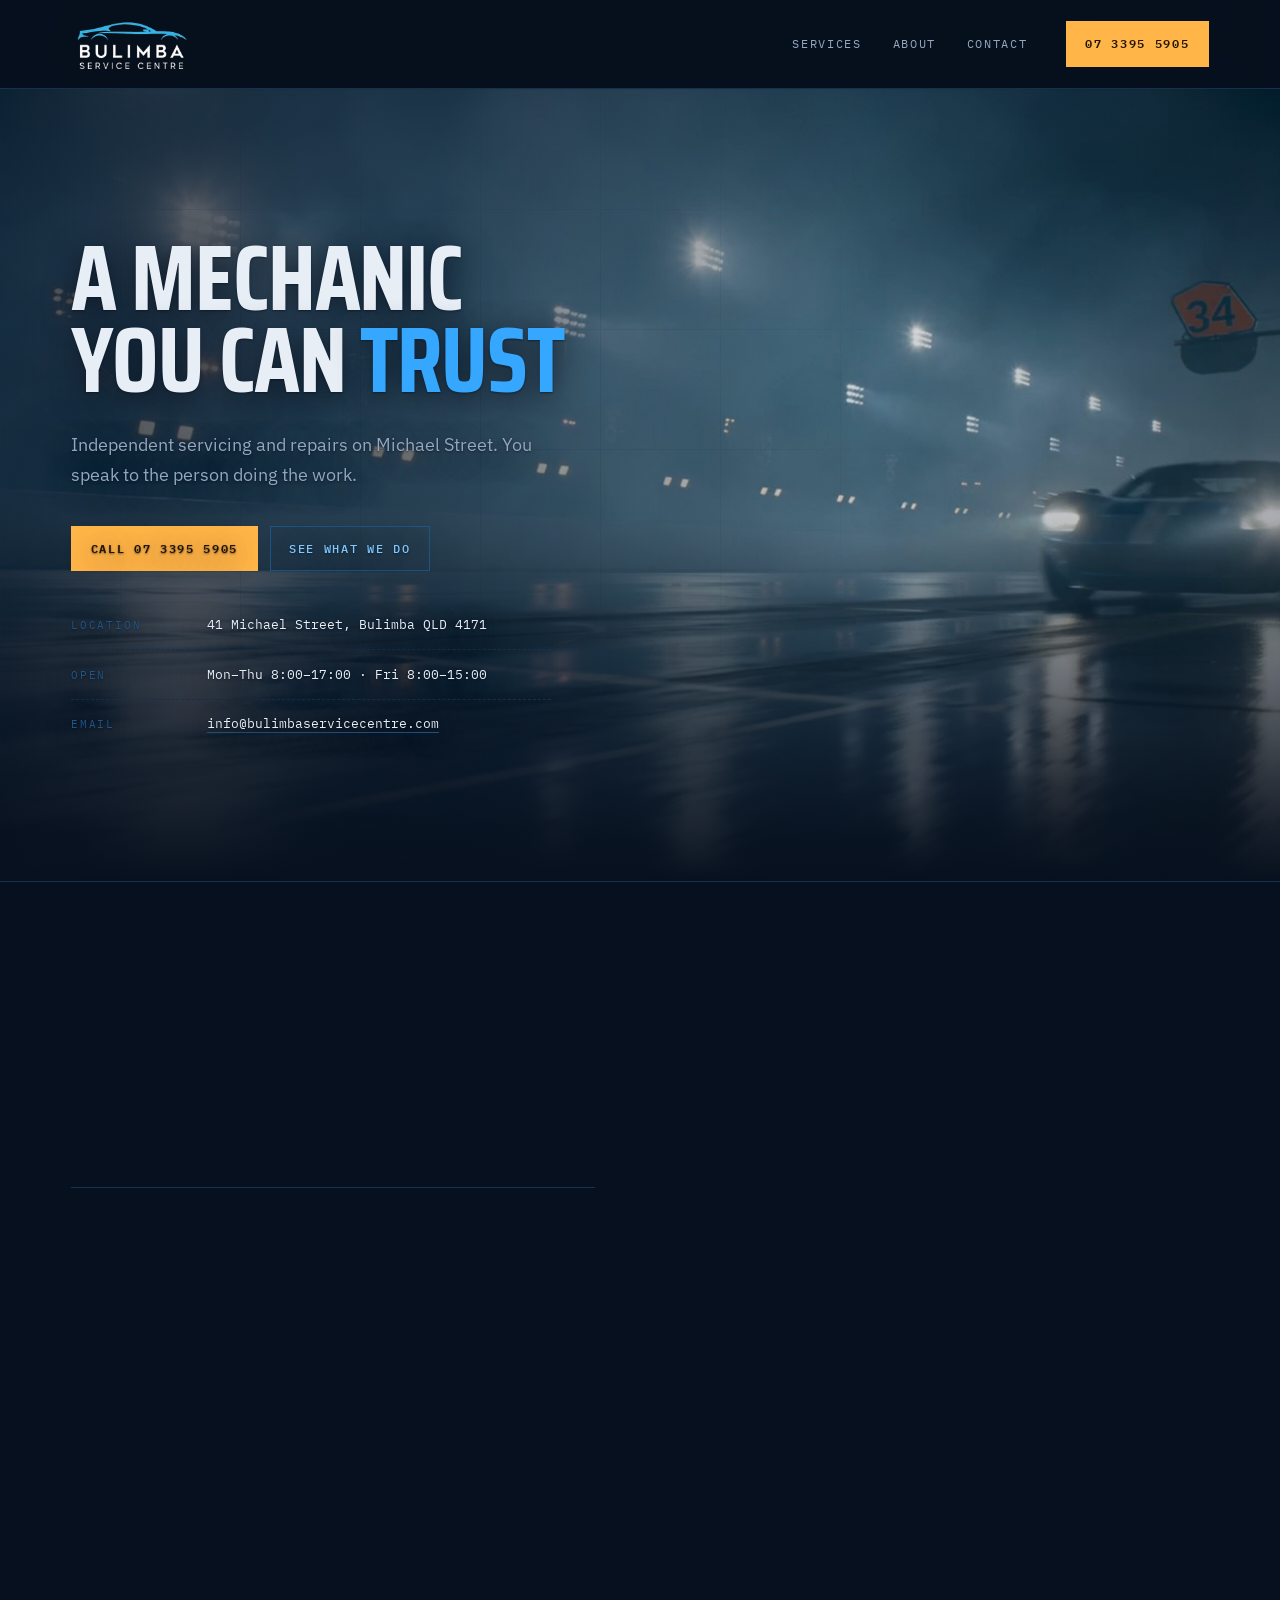
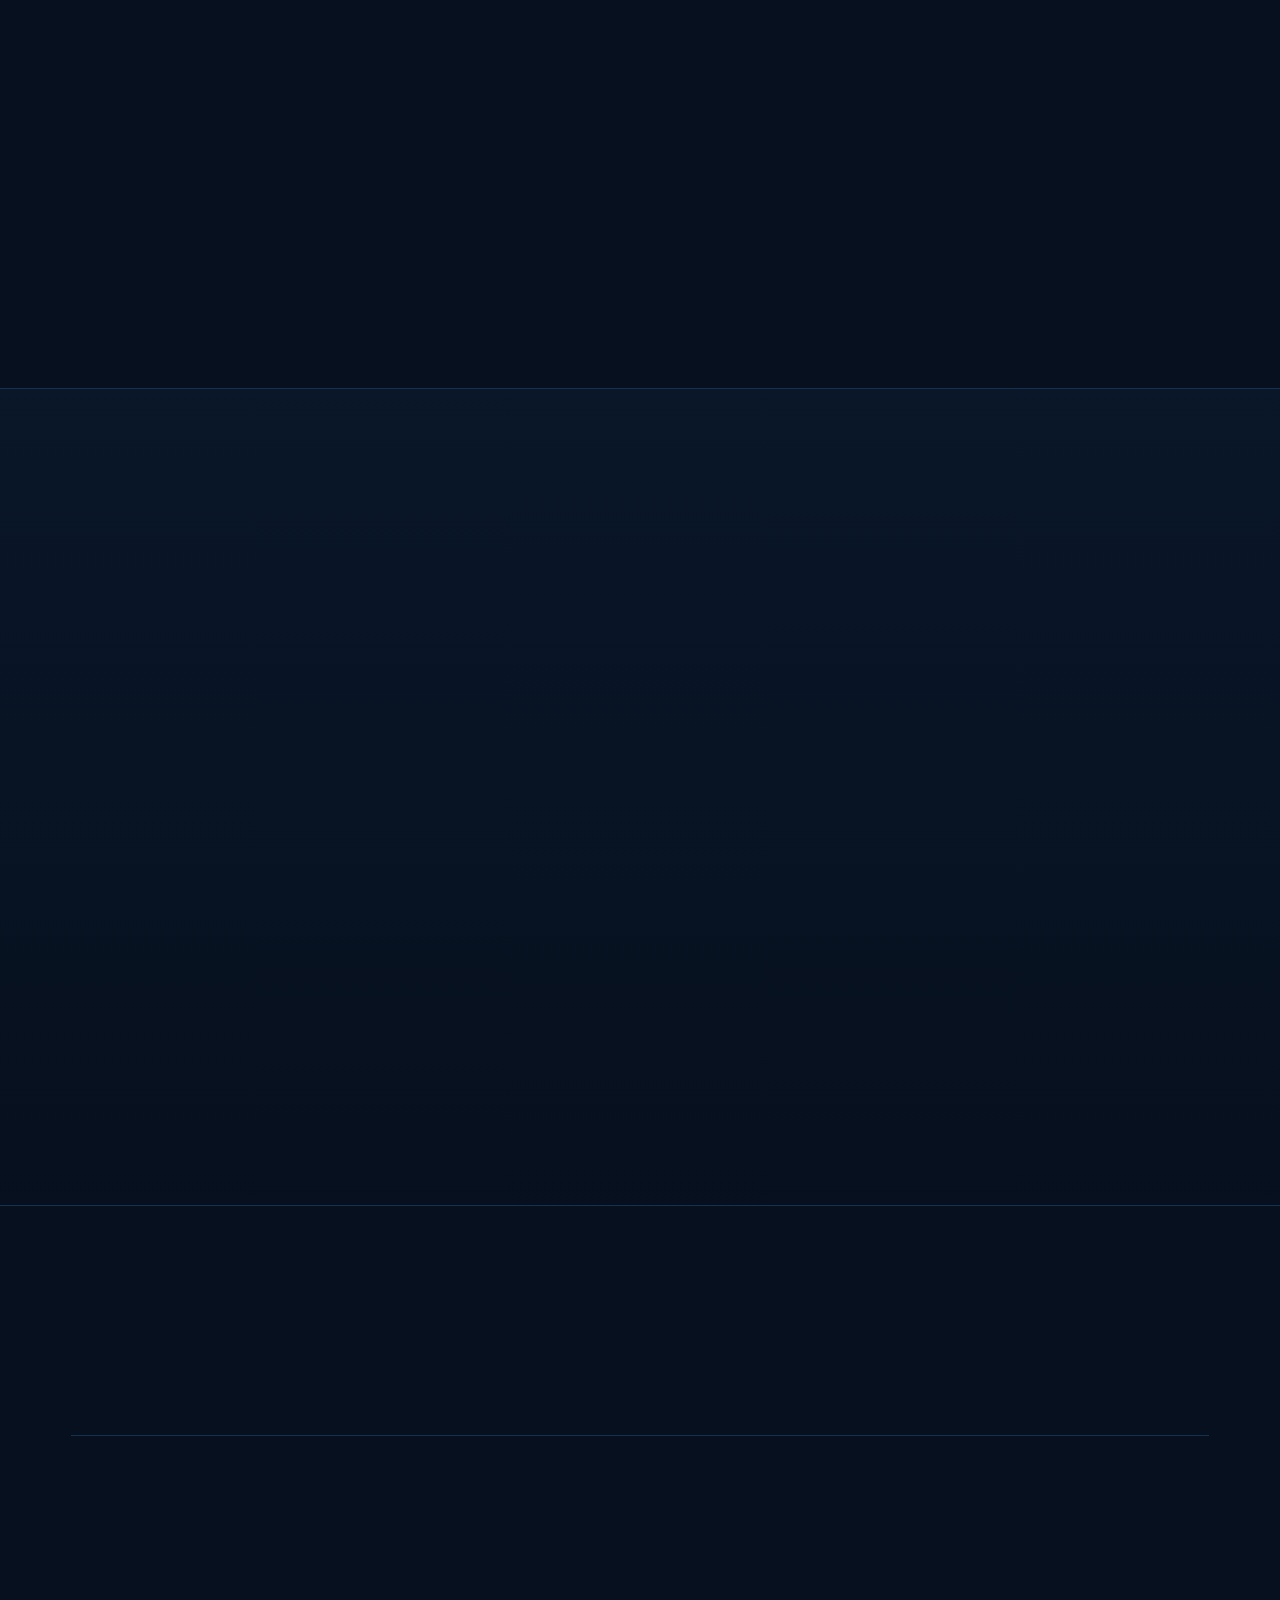
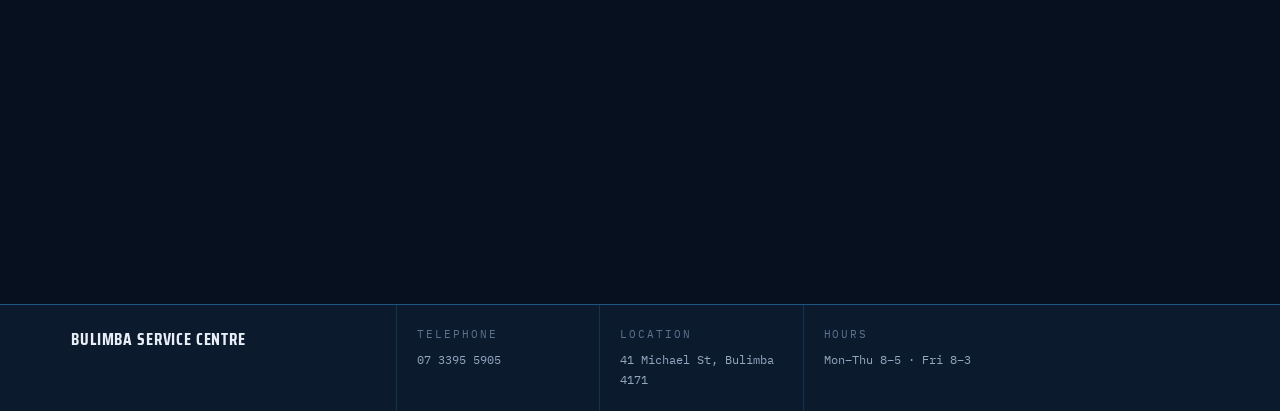
<file: versions/02-pitstop-hero/index.html>
<!doctype html>
<html lang="en-AU">
<head>
<meta charset="utf-8">
<meta name="viewport" content="width=device-width, initial-scale=1">
<title>Bulimba Service Centre — A mechanic you can trust</title>
<meta name="description" content="Independent mechanical workshop at 41 Michael Street, Bulimba. Logbook servicing, diagnostics, brakes, clutch, cooling and pre-purchase inspections. Call 07 3395 5905.">

<script>document.documentElement.classList.add('js')</script>

<link rel="canonical" href="https://bulimbaservicecentre.com.au/">

<!-- How the link looks when it is shared in a message or on Facebook -->
<meta property="og:type" content="website">
<meta property="og:site_name" content="Bulimba Service Centre">
<meta property="og:title" content="Bulimba Service Centre — a mechanic you can trust">
<meta property="og:description" content="Independent servicing and repairs on Michael Street, Bulimba. Call 07 3395 5905.">
<meta property="og:url" content="https://bulimbaservicecentre.com.au/">
<meta property="og:image" content="https://bulimbaservicecentre.com.au/assets/img/hero-pitstop.jpg">
<meta property="og:image:width" content="1600">
<meta property="og:image:height" content="900">
<meta property="og:locale" content="en_AU">
<meta name="twitter:card" content="summary_large_image">

<link rel="icon" href="assets/img/favicon.svg" type="image/svg+xml">

<link rel="preconnect" href="https://fonts.googleapis.com">
<link rel="preconnect" href="https://fonts.gstatic.com" crossorigin>
<link href="https://fonts.googleapis.com/css2?family=Saira+Condensed:wght@500;600;700&family=IBM+Plex+Sans:wght@400;500;600&family=IBM+Plex+Mono:wght@400;500&display=swap" rel="stylesheet">
<link rel="stylesheet" href="assets/css/styles.css?v=20261006132924">
</head>
<body>

<div class="sheet-grid" aria-hidden="true"></div>

<header class="titleblock">
  <div class="shell titleblock__inner">
    <a class="mark" href="#top" aria-label="Bulimba Service Centre — home">
      <img src="assets/img/logo.png" alt="Bulimba Service Centre" width="374" height="176">
    </a>

    <nav class="nav" aria-label="Primary">
      <a href="#services">Services</a>
      <a href="#workshop">About</a>
      <a href="#visit">Contact</a>
    </nav>

    <a class="btn btn--call" href="tel:+61733955905">07 3395 5905</a>

    <button class="burger" type="button" aria-expanded="false" aria-controls="menu">
      <span class="burger__bars" aria-hidden="true"></span>
      <span class="u-visually-hidden">Menu</span>
    </button>
  </div>

  <nav class="menu" id="menu" aria-label="Primary, mobile" hidden>
    <a href="#services"><span class="anno">01</span> Services</a>
    <a href="#workshop"><span class="anno">02</span> About the workshop</a>
    <a href="#visit"><span class="anno">03</span> Visit &amp; contact</a>
  </nav>
</header>

<main id="top">

  <section class="hero">
    <div class="hero__bg" aria-hidden="true">
      <video class="hero__video" poster="assets/img/hero-pitstop.jpg" width="1920" height="1080"
             autoplay muted loop playsinline preload="auto" tabindex="-1">
        <source src="assets/video/hero-pitstop.mp4" type="video/mp4">
      </video>
      <div class="hero__scrim"></div>
    </div>

    <div class="shell hero__inner">
      <div class="hero__copy" data-reveal>

        <h1>A mechanic<br>you can <em>trust</em></h1>

        <p class="hero__lede">
          Independent servicing and repairs on Michael Street.
          You speak to the person doing the work.
        </p>

        <div class="hero__actions">
          <a class="btn btn--call" href="tel:+61733955905">Call 07 3395 5905</a>
          <a class="btn btn--line" href="#services">See what we do</a>
        </div>

        <div class="dimline">
          <div class="dim">
            <span class="dim__key">Location</span>
            <span class="dim__val">41 Michael Street, Bulimba QLD 4171</span>
          </div>
          <div class="dim">
            <span class="dim__key">Open</span>
            <span class="dim__val">Mon–Thu 8:00–17:00 · Fri 8:00–15:00</span>
          </div>
          <div class="dim">
            <span class="dim__key">Email</span>
            <span class="dim__val"><a href="mailto:info@bulimbaservicecentre.com">info@bulimbaservicecentre.com</a></span>
          </div>
        </div>
      </div>

    </div>
  </section>

  <section class="section" id="services">
    <div class="shell">
      <header class="section__head" data-reveal>
        <h2>What we work on</h2>
        <p class="section__lede">
          Servicing, diagnostics and mechanical repairs, all done in-house.
        </p>
      </header>

      <div class="parts">
        <ol class="parts__list">
          <li data-reveal style="--i:1"><button type="button" class="part" data-item="01">
            <span class="part__no">01</span>
            <span class="part__body">
              <span class="part__name">Vehicle servicing</span>
              <span class="part__desc">Routine and logbook servicing, on schedule.</span>
            </span>
          </button></li>
          <li data-reveal style="--i:2"><button type="button" class="part" data-item="02">
            <span class="part__no">02</span>
            <span class="part__body">
              <span class="part__name">Diagnostics</span>
              <span class="part__desc">Scan-tool fault finding, to locate the actual cause.</span>
            </span>
          </button></li>
          <li data-reveal style="--i:3"><button type="button" class="part" data-item="03">
            <span class="part__no">03</span>
            <span class="part__body">
              <span class="part__name">Vehicle inspections</span>
              <span class="part__desc">A check over the whole car, top to bottom.</span>
            </span>
          </button></li>
          <li data-reveal style="--i:4"><button type="button" class="part" data-item="04">
            <span class="part__no">04</span>
            <span class="part__body">
              <span class="part__name">Pre-purchase inspections</span>
              <span class="part__desc">An independent look before you commit to a used car.</span>
            </span>
          </button></li>
          <li data-reveal style="--i:5"><button type="button" class="part" data-item="05">
            <span class="part__no">05</span>
            <span class="part__body">
              <span class="part__name">Clutch and brake repairs</span>
              <span class="part__desc">Pads, discs, clutches and hydraulics.</span>
            </span>
          </button></li>
          <li data-reveal style="--i:6"><button type="button" class="part" data-item="06">
            <span class="part__no">06</span>
            <span class="part__body">
              <span class="part__name">Cooling system repairs</span>
              <span class="part__desc">Radiators, hoses, thermostats and water pumps.</span>
            </span>
          </button></li>
          <li data-reveal style="--i:7"><button type="button" class="part" data-item="07">
            <span class="part__no">07</span>
            <span class="part__body">
              <span class="part__name">Battery replacements</span>
              <span class="part__desc">Testing and replacement.</span>
            </span>
          </button></li>
          <li data-reveal style="--i:8"><button type="button" class="part" data-item="08">
            <span class="part__no">08</span>
            <span class="part__body">
              <span class="part__name">Plus much more</span>
              <span class="part__desc">If it's mechanical, give us a call.</span>
            </span>
          </button></li>
        </ol>

        <figure class="parts__figure" data-reveal>
          <svg class="dw" viewBox="0 0 1600 900" role="img"
               aria-label="A sports car in side profile with numbered balloons marking the system each service works on">

            <image href="assets/img/profile.jpg" x="0" y="0" width="1600" height="900"
                   preserveAspectRatio="xMidYMid slice"/>

            <g class="dw__balloons">
              <g class="bl" data-item="06">
                <path class="bl__lead" d="M170 136 L176 548"/>
                <circle class="bl__dot" cx="176" cy="548" r="8"/>
                <circle class="bl__ring" cx="170" cy="90" r="46"/>
                <text class="bl__no" x="170" y="90">06</text>
              </g>
              <g class="bl" data-item="07">
                <path class="bl__lead" d="M330 136 L318 452"/>
                <circle class="bl__dot" cx="318" cy="452" r="8"/>
                <circle class="bl__ring" cx="330" cy="90" r="46"/>
                <text class="bl__no" x="330" y="90">07</text>
              </g>
              <g class="bl" data-item="02">
                <path class="bl__lead" d="M640 136 L694 372"/>
                <circle class="bl__dot" cx="694" cy="372" r="8"/>
                <circle class="bl__ring" cx="640" cy="90" r="46"/>
                <text class="bl__no" x="640" y="90">02</text>
              </g>
              <g class="bl" data-item="08">
                <path class="bl__lead" d="M880 136 L852 302"/>
                <circle class="bl__dot" cx="852" cy="302" r="8"/>
                <circle class="bl__ring" cx="880" cy="90" r="46"/>
                <text class="bl__no" x="880" y="90">08</text>
              </g>
              <g class="bl" data-item="01">
                <path class="bl__lead" d="M1150 136 L1118 422"/>
                <circle class="bl__dot" cx="1118" cy="422" r="8"/>
                <circle class="bl__ring" cx="1150" cy="90" r="46"/>
                <text class="bl__no" x="1150" y="90">01</text>
              </g>
              <g class="bl" data-item="05">
                <path class="bl__lead" d="M560 774 L372 652"/>
                <path class="bl__lead" d="M560 774 L1270 652"/>
                <circle class="bl__dot" cx="372" cy="652" r="8"/>
                <circle class="bl__dot" cx="1270" cy="652" r="8"/>
                <circle class="bl__ring" cx="560" cy="820" r="46"/>
                <text class="bl__no" x="560" y="820">05</text>
              </g>
              <g class="bl" data-item="03">
                <path class="bl__lead" d="M900 774 L884 638"/>
                <circle class="bl__dot" cx="884" cy="638" r="8"/>
                <circle class="bl__ring" cx="900" cy="820" r="46"/>
                <text class="bl__no" x="900" y="820">03</text>
              </g>
              <g class="bl" data-item="04">
                <path class="bl__lead" d="M1340 774 L1392 486"/>
                <circle class="bl__dot" cx="1392" cy="486" r="8"/>
                <circle class="bl__ring" cx="1340" cy="820" r="46"/>
                <text class="bl__no" x="1340" y="820">04</text>
              </g>
            </g>
          </svg>
          <div class="ps">
            <div class="ps__frame">
              <img class="ps__img" data-item="01" src="assets/img/engine.jpg" alt="A mid-mounted engine under a glass cover" width="1100" height="825" loading="lazy">
              <img class="ps__img" data-item="02" src="assets/img/diagnostics.jpg" alt="A diagnostic scan tool lit in a dark workshop" width="1100" height="825" loading="lazy">
              <img class="ps__img" data-item="03" src="assets/img/lowfront.jpg" alt="A sports car seen from a low front angle" width="1100" height="825" loading="lazy">
              <img class="ps__img" data-item="04" src="assets/img/underside.jpg" alt="The underside of a car raised on a workshop hoist" width="1200" height="900" loading="lazy">
              <img class="ps__img" data-item="05" src="assets/img/brakes.jpg" alt="A forged wheel over a drilled brake disc and caliper" width="1100" height="825" loading="lazy">
              <img class="ps__img" data-item="06" src="assets/img/cooling.jpg" alt="Radiator cooling fins in close up" width="1100" height="825" loading="lazy">
              <img class="ps__img" data-item="07" src="assets/img/battery.jpg" alt="A battery terminal clamp and cable" width="1100" height="825" loading="lazy">
              <img class="ps__img" data-item="08" src="assets/img/rear.jpg" alt="A sports car from a low rear angle" width="1100" height="825" loading="lazy">
            </div>
            <p class="ps__cap anno"><span class="ps__no">01</span> <span class="ps__txt">Vehicle servicing</span></p>
          </div>
        </figure>
      </div>
    </div>
  </section>

  <section class="section section--alt" id="workshop">
    <div class="shell">
      <div class="about">
        <div class="about__copy" data-reveal>
          <h2>Booked in<br>with the people<br>who do the work</h2>
          <p class="section__lede">
            Bulimba Service Centre is an independent workshop on Michael Street.
            Routine servicing, diagnostics and mechanical repairs for the cars
            people actually drive.
          </p>

          <dl class="creds">
            <div class="cred" data-reveal style="--i:1">
              <dt>Experienced mechanics</dt>
              <dd>Trained, qualified hands on every job.</dd>
            </div>
            <div class="cred" data-reveal style="--i:2">
              <dt>Quality service</dt>
              <dd>Done once, and done properly.</dd>
            </div>
            <div class="cred" data-reveal style="--i:3">
              <dt>Affordable prices</dt>
              <dd>Independent workshop rates.</dd>
            </div>
          </dl>
        </div>

        <div class="about__plates">
          <figure class="plate plate--tall" data-reveal style="--i:1">
            <video class="shot__media" poster="assets/img/workshop.jpg" width="1280" height="720"
                   autoplay muted loop playsinline preload="metadata"
                   aria-label="A sports car raised on a hoist in a workshop bay">
              <source src="assets/video/workshop.mp4" type="video/mp4">
            </video>
          </figure>
          <figure class="plate" data-reveal style="--i:2">
            <img src="assets/img/tools.jpg" alt="Mechanic hand tools laid out on a steel bench" loading="lazy" width="1400" height="788">
          </figure>
        </div>
      </div>
    </div>
  </section>

  <section class="section" id="visit">
    <div class="shell">
      <header class="section__head" data-reveal>
        <h2>41 Michael Street, Bulimba</h2>
      </header>

      <div class="visit">
        <div class="visit__block" data-reveal style="--i:1">
          <p class="anno visit__label">Call the workshop</p>
          <a class="visit__phone" href="tel:+61733955905">07 3395 5905</a>
          <a class="btn btn--call visit__cta" href="tel:+61733955905">Call now</a>
          <p class="visit__alt">
            Or email any enquiries to<br>
            <a href="mailto:info@bulimbaservicecentre.com">info@bulimbaservicecentre.com</a>
          </p>
        </div>

        <div class="visit__block" data-reveal style="--i:2">
          <p class="anno visit__label">Opening hours</p>
          <table class="hours">
            <tbody>
              <tr><th scope="row">Mon</th><td>8:00 — 17:00</td></tr>
              <tr><th scope="row">Tue</th><td>8:00 — 17:00</td></tr>
              <tr><th scope="row">Wed</th><td>8:00 — 17:00</td></tr>
              <tr><th scope="row">Thu</th><td>8:00 — 17:00</td></tr>
              <tr><th scope="row">Fri</th><td>8:00 — 15:00</td></tr>
              <tr class="hours--shut"><th scope="row">Sat</th><td>Closed</td></tr>
              <tr class="hours--shut"><th scope="row">Sun</th><td>Closed</td></tr>
            </tbody>
          </table>
        </div>

        <div class="visit__block" data-reveal style="--i:3">
          <p class="anno visit__label">Find us</p>
          <address class="visit__addr">
            41 Michael Street<br>
            Bulimba QLD 4171<br>
            Brisbane, Australia
          </address>
          <a class="btn btn--line" target="_blank" rel="noopener"
             href="https://www.google.com/maps/search/?api=1&amp;query=41+Michael+Street+Bulimba+QLD+4171">
            Open in maps
          </a>
        </div>
      </div>
    </div>
  </section>

</main>

<footer class="tb">
  <div class="shell tb__inner">
    <div class="tb__cell tb__cell--name">
      <strong>Bulimba Service Centre</strong>
    </div>
    <div class="tb__cell">
      <span class="anno">Telephone</span>
      <a href="tel:+61733955905">07 3395 5905</a>
    </div>
    <div class="tb__cell">
      <span class="anno">Location</span>
      <span>41 Michael St, Bulimba 4171</span>
    </div>
    <div class="tb__cell">
      <span class="anno">Hours</span>
      <span>Mon–Thu 8–5 · Fri 8–3</span>
    </div>
  </div>
</footer>

<script src="assets/js/main.js?v=20261006132924" defer></script>

</body>
</html>
</file>
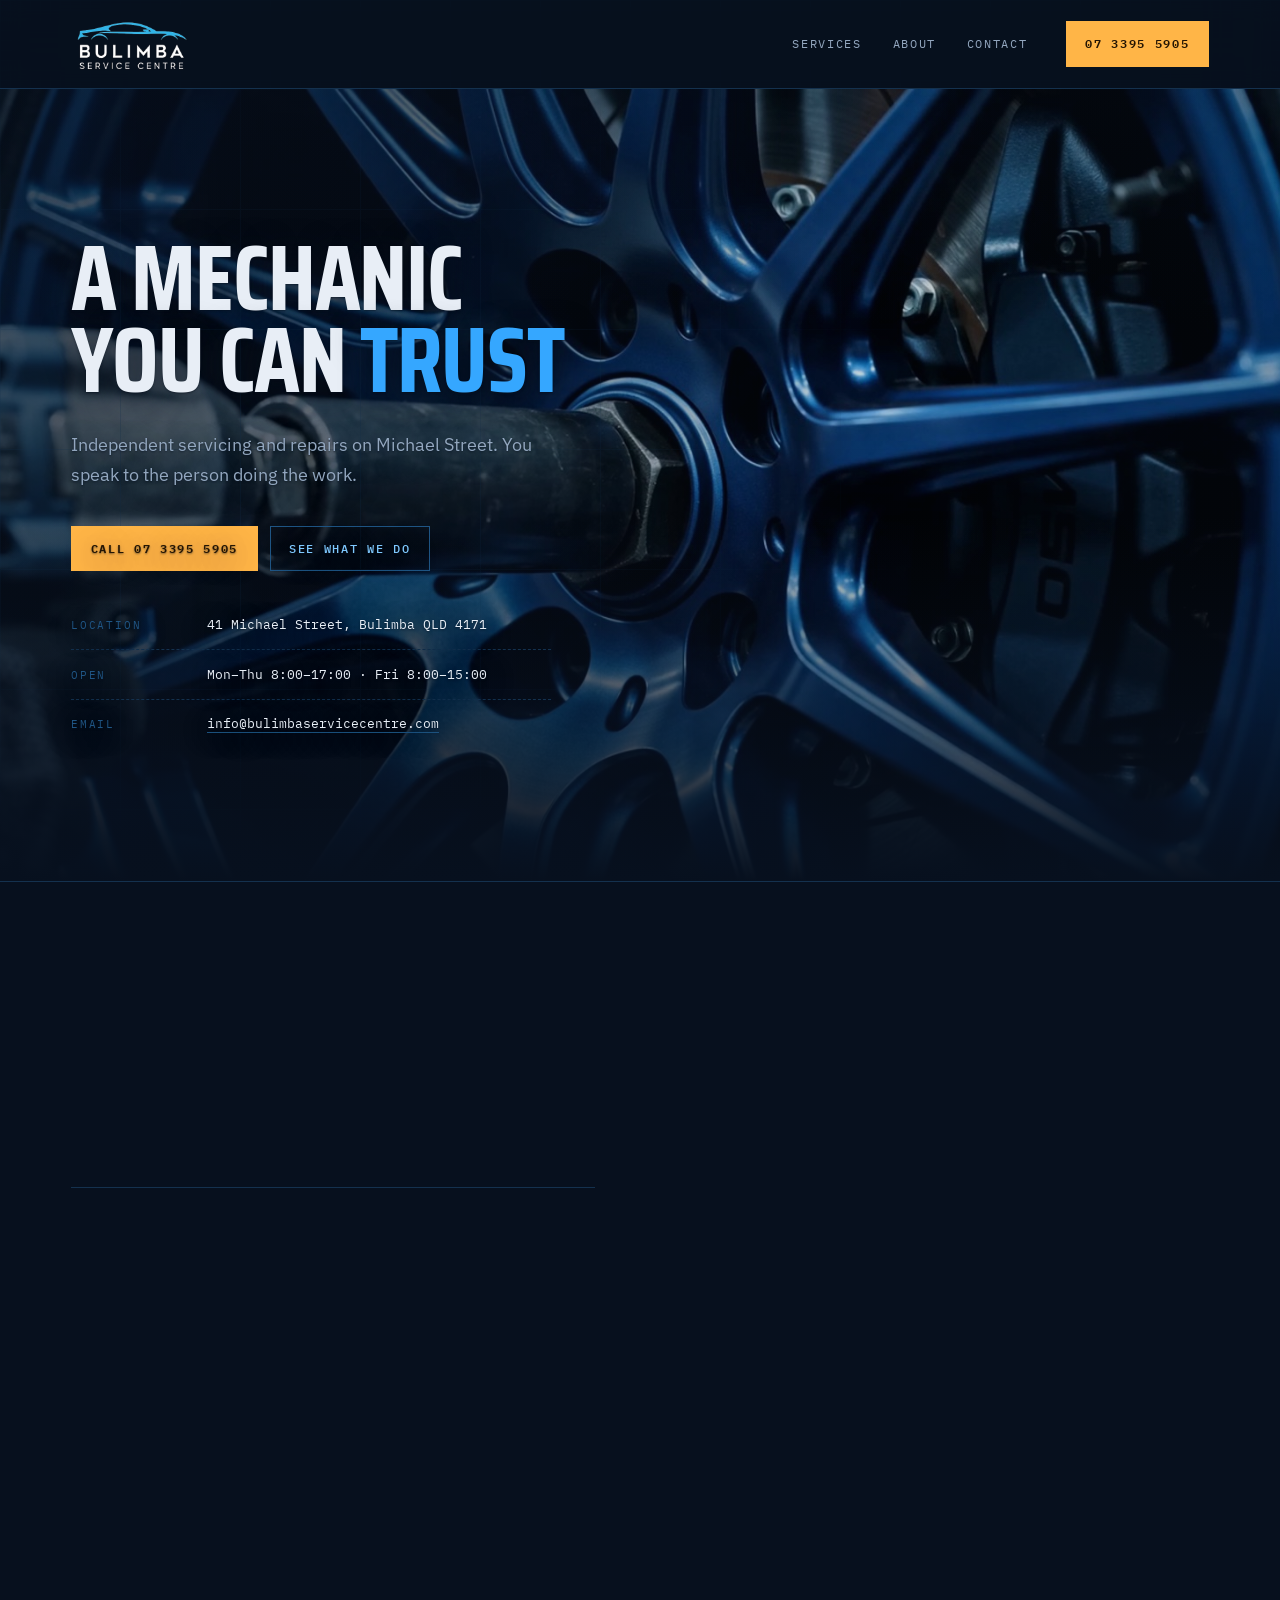
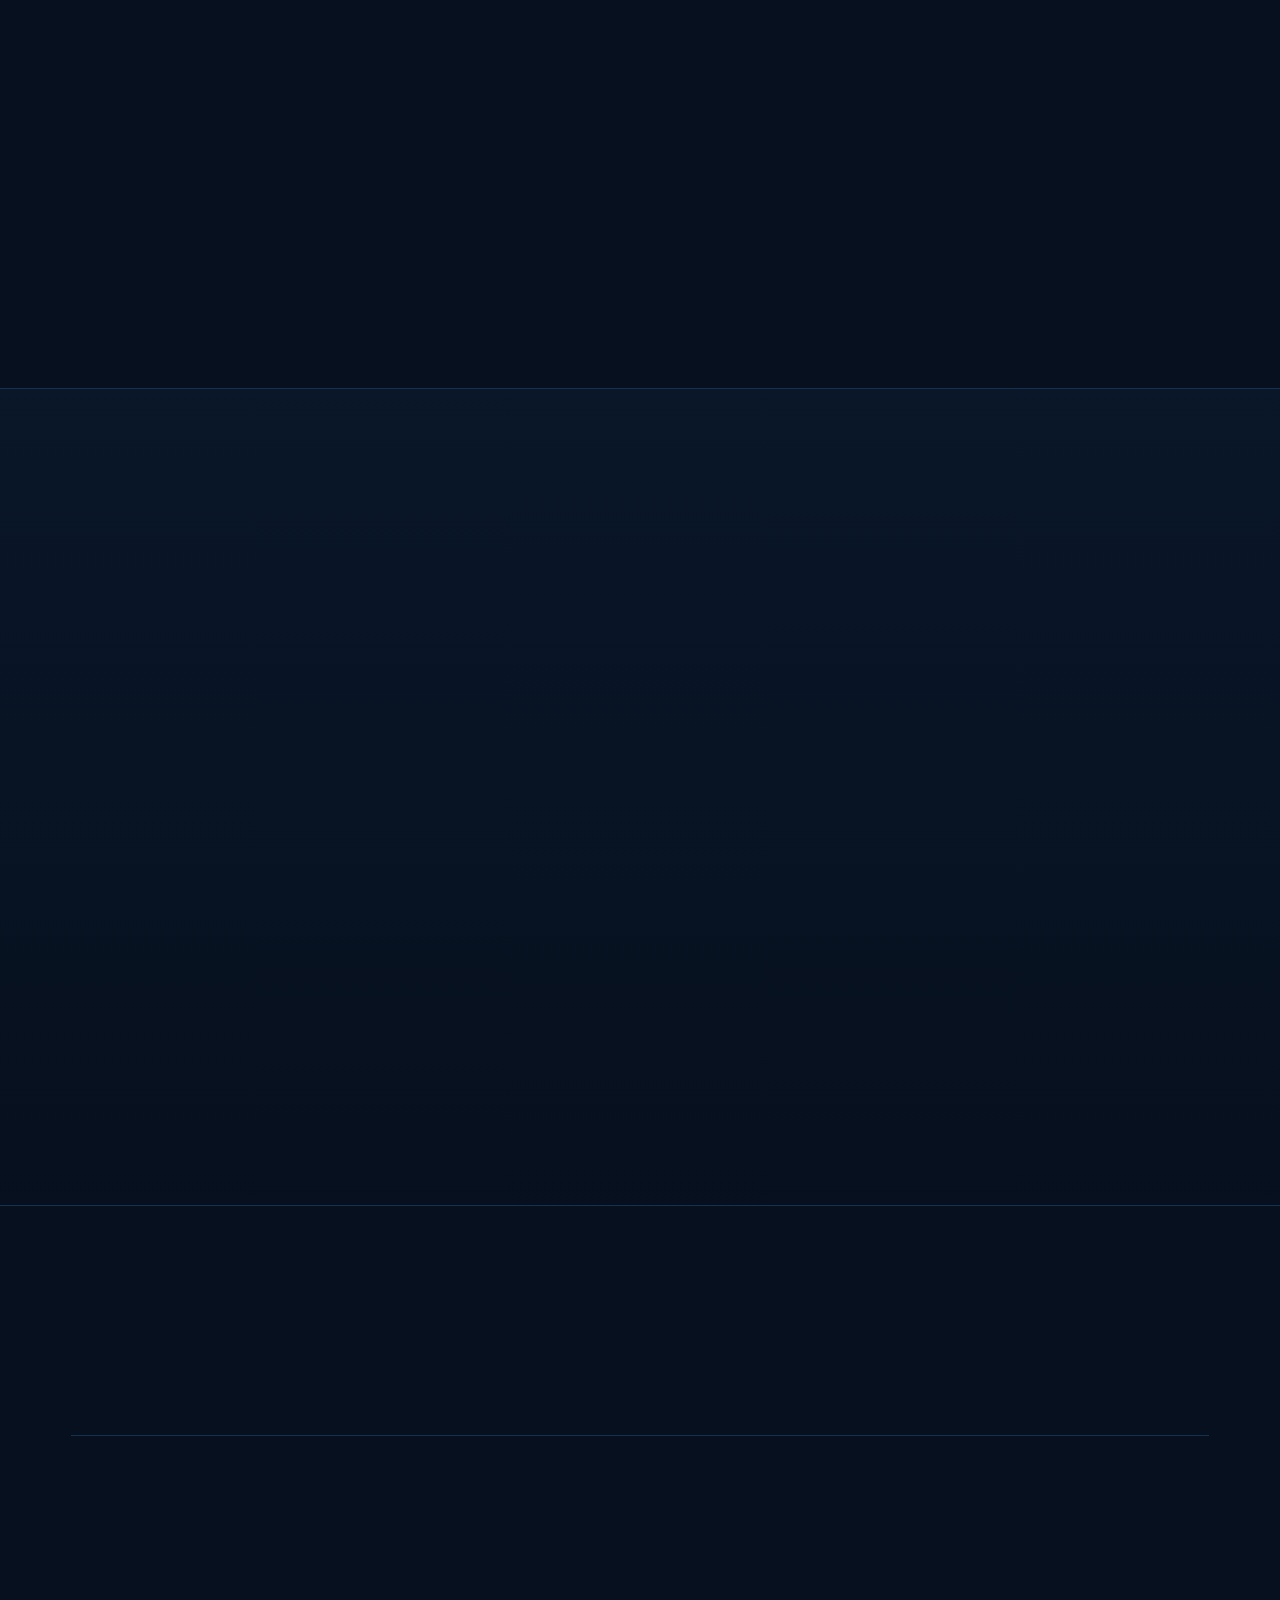
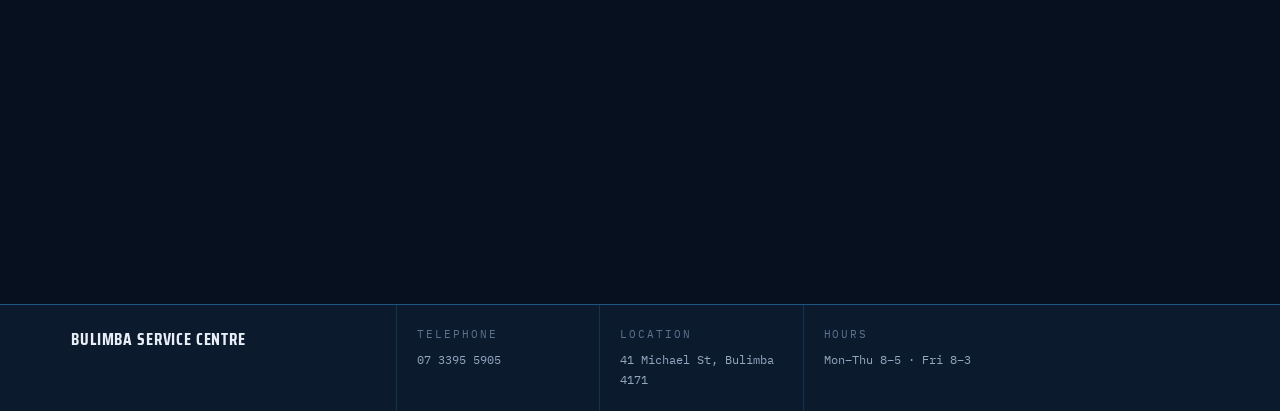
<file: versions/03-wheelgun-hero/index.html>
<!doctype html>
<html lang="en-AU">
<head>
<meta charset="utf-8">
<meta name="viewport" content="width=device-width, initial-scale=1">
<title>Bulimba Service Centre — A mechanic you can trust</title>
<meta name="description" content="Independent mechanical workshop at 41 Michael Street, Bulimba. Logbook servicing, diagnostics, brakes, clutch, cooling and pre-purchase inspections. Call 07 3395 5905.">

<script>document.documentElement.classList.add('js')</script>

<link rel="canonical" href="https://bulimbaservicecentre.com.au/">

<!-- How the link looks when it is shared in a message or on Facebook -->
<meta property="og:type" content="website">
<meta property="og:site_name" content="Bulimba Service Centre">
<meta property="og:title" content="Bulimba Service Centre — a mechanic you can trust">
<meta property="og:description" content="Independent servicing and repairs on Michael Street, Bulimba. Call 07 3395 5905.">
<meta property="og:url" content="https://bulimbaservicecentre.com.au/">
<meta property="og:image" content="https://bulimbaservicecentre.com.au/assets/img/hero-pitstop.jpg">
<meta property="og:image:width" content="1600">
<meta property="og:image:height" content="900">
<meta property="og:locale" content="en_AU">
<meta name="twitter:card" content="summary_large_image">

<link rel="icon" href="assets/img/favicon.svg" type="image/svg+xml">

<link rel="preconnect" href="https://fonts.googleapis.com">
<link rel="preconnect" href="https://fonts.gstatic.com" crossorigin>
<link href="https://fonts.googleapis.com/css2?family=Saira+Condensed:wght@500;600;700&family=IBM+Plex+Sans:wght@400;500;600&family=IBM+Plex+Mono:wght@400;500&display=swap" rel="stylesheet">
<link rel="stylesheet" href="assets/css/styles.css?v=20261006132924">
</head>
<body>

<div class="sheet-grid" aria-hidden="true"></div>

<header class="titleblock">
  <div class="shell titleblock__inner">
    <a class="mark" href="#top" aria-label="Bulimba Service Centre — home">
      <img src="assets/img/logo.png" alt="Bulimba Service Centre" width="374" height="176">
    </a>

    <nav class="nav" aria-label="Primary">
      <a href="#services">Services</a>
      <a href="#workshop">About</a>
      <a href="#visit">Contact</a>
    </nav>

    <a class="btn btn--call" href="tel:+61733955905">07 3395 5905</a>

    <button class="burger" type="button" aria-expanded="false" aria-controls="menu">
      <span class="burger__bars" aria-hidden="true"></span>
      <span class="u-visually-hidden">Menu</span>
    </button>
  </div>

  <nav class="menu" id="menu" aria-label="Primary, mobile" hidden>
    <a href="#services"><span class="anno">01</span> Services</a>
    <a href="#workshop"><span class="anno">02</span> About the workshop</a>
    <a href="#visit"><span class="anno">03</span> Visit &amp; contact</a>
  </nav>
</header>

<main id="top">

  <section class="hero">
    <div class="hero__bg" aria-hidden="true">
      <video class="hero__video" poster="assets/img/hero-wheelgun.jpg" width="1920" height="1080"
             autoplay muted loop playsinline preload="auto" tabindex="-1">
        <source src="assets/video/hero-wheelgun.mp4" type="video/mp4">
      </video>
      <div class="hero__scrim"></div>
    </div>

    <div class="shell hero__inner">
      <div class="hero__copy" data-reveal>

        <h1>A mechanic<br>you can <em>trust</em></h1>

        <p class="hero__lede">
          Independent servicing and repairs on Michael Street.
          You speak to the person doing the work.
        </p>

        <div class="hero__actions">
          <a class="btn btn--call" href="tel:+61733955905">Call 07 3395 5905</a>
          <a class="btn btn--line" href="#services">See what we do</a>
        </div>

        <div class="dimline">
          <div class="dim">
            <span class="dim__key">Location</span>
            <span class="dim__val">41 Michael Street, Bulimba QLD 4171</span>
          </div>
          <div class="dim">
            <span class="dim__key">Open</span>
            <span class="dim__val">Mon–Thu 8:00–17:00 · Fri 8:00–15:00</span>
          </div>
          <div class="dim">
            <span class="dim__key">Email</span>
            <span class="dim__val"><a href="mailto:info@bulimbaservicecentre.com">info@bulimbaservicecentre.com</a></span>
          </div>
        </div>
      </div>

    </div>
  </section>

  <section class="section" id="services">
    <div class="shell">
      <header class="section__head" data-reveal>
        <h2>What we work on</h2>
        <p class="section__lede">
          Servicing, diagnostics and mechanical repairs, all done in-house.
        </p>
      </header>

      <div class="parts">
        <ol class="parts__list">
          <li data-reveal style="--i:1"><button type="button" class="part" data-item="01">
            <span class="part__no">01</span>
            <span class="part__body">
              <span class="part__name">Vehicle servicing</span>
              <span class="part__desc">Routine and logbook servicing, on schedule.</span>
            </span>
          </button></li>
          <li data-reveal style="--i:2"><button type="button" class="part" data-item="02">
            <span class="part__no">02</span>
            <span class="part__body">
              <span class="part__name">Diagnostics</span>
              <span class="part__desc">Scan-tool fault finding, to locate the actual cause.</span>
            </span>
          </button></li>
          <li data-reveal style="--i:3"><button type="button" class="part" data-item="03">
            <span class="part__no">03</span>
            <span class="part__body">
              <span class="part__name">Vehicle inspections</span>
              <span class="part__desc">A check over the whole car, top to bottom.</span>
            </span>
          </button></li>
          <li data-reveal style="--i:4"><button type="button" class="part" data-item="04">
            <span class="part__no">04</span>
            <span class="part__body">
              <span class="part__name">Pre-purchase inspections</span>
              <span class="part__desc">An independent look before you commit to a used car.</span>
            </span>
          </button></li>
          <li data-reveal style="--i:5"><button type="button" class="part" data-item="05">
            <span class="part__no">05</span>
            <span class="part__body">
              <span class="part__name">Clutch and brake repairs</span>
              <span class="part__desc">Pads, discs, clutches and hydraulics.</span>
            </span>
          </button></li>
          <li data-reveal style="--i:6"><button type="button" class="part" data-item="06">
            <span class="part__no">06</span>
            <span class="part__body">
              <span class="part__name">Cooling system repairs</span>
              <span class="part__desc">Radiators, hoses, thermostats and water pumps.</span>
            </span>
          </button></li>
          <li data-reveal style="--i:7"><button type="button" class="part" data-item="07">
            <span class="part__no">07</span>
            <span class="part__body">
              <span class="part__name">Battery replacements</span>
              <span class="part__desc">Testing and replacement.</span>
            </span>
          </button></li>
          <li data-reveal style="--i:8"><button type="button" class="part" data-item="08">
            <span class="part__no">08</span>
            <span class="part__body">
              <span class="part__name">Plus much more</span>
              <span class="part__desc">If it's mechanical, give us a call.</span>
            </span>
          </button></li>
        </ol>

        <figure class="parts__figure" data-reveal>
          <svg class="dw" viewBox="0 0 1600 900" role="img"
               aria-label="A sports car in side profile with numbered balloons marking the system each service works on">

            <image href="assets/img/profile.jpg" x="0" y="0" width="1600" height="900"
                   preserveAspectRatio="xMidYMid slice"/>

            <g class="dw__balloons">
              <g class="bl" data-item="06">
                <path class="bl__lead" d="M170 136 L176 548"/>
                <circle class="bl__dot" cx="176" cy="548" r="8"/>
                <circle class="bl__ring" cx="170" cy="90" r="46"/>
                <text class="bl__no" x="170" y="90">06</text>
              </g>
              <g class="bl" data-item="07">
                <path class="bl__lead" d="M330 136 L318 452"/>
                <circle class="bl__dot" cx="318" cy="452" r="8"/>
                <circle class="bl__ring" cx="330" cy="90" r="46"/>
                <text class="bl__no" x="330" y="90">07</text>
              </g>
              <g class="bl" data-item="02">
                <path class="bl__lead" d="M640 136 L694 372"/>
                <circle class="bl__dot" cx="694" cy="372" r="8"/>
                <circle class="bl__ring" cx="640" cy="90" r="46"/>
                <text class="bl__no" x="640" y="90">02</text>
              </g>
              <g class="bl" data-item="08">
                <path class="bl__lead" d="M880 136 L852 302"/>
                <circle class="bl__dot" cx="852" cy="302" r="8"/>
                <circle class="bl__ring" cx="880" cy="90" r="46"/>
                <text class="bl__no" x="880" y="90">08</text>
              </g>
              <g class="bl" data-item="01">
                <path class="bl__lead" d="M1150 136 L1118 422"/>
                <circle class="bl__dot" cx="1118" cy="422" r="8"/>
                <circle class="bl__ring" cx="1150" cy="90" r="46"/>
                <text class="bl__no" x="1150" y="90">01</text>
              </g>
              <g class="bl" data-item="05">
                <path class="bl__lead" d="M560 774 L372 652"/>
                <path class="bl__lead" d="M560 774 L1270 652"/>
                <circle class="bl__dot" cx="372" cy="652" r="8"/>
                <circle class="bl__dot" cx="1270" cy="652" r="8"/>
                <circle class="bl__ring" cx="560" cy="820" r="46"/>
                <text class="bl__no" x="560" y="820">05</text>
              </g>
              <g class="bl" data-item="03">
                <path class="bl__lead" d="M900 774 L884 638"/>
                <circle class="bl__dot" cx="884" cy="638" r="8"/>
                <circle class="bl__ring" cx="900" cy="820" r="46"/>
                <text class="bl__no" x="900" y="820">03</text>
              </g>
              <g class="bl" data-item="04">
                <path class="bl__lead" d="M1340 774 L1392 486"/>
                <circle class="bl__dot" cx="1392" cy="486" r="8"/>
                <circle class="bl__ring" cx="1340" cy="820" r="46"/>
                <text class="bl__no" x="1340" y="820">04</text>
              </g>
            </g>
          </svg>
          <div class="ps">
            <div class="ps__frame">
              <img class="ps__img" data-item="01" src="assets/img/engine.jpg" alt="A mid-mounted engine under a glass cover" width="1100" height="825" loading="lazy">
              <img class="ps__img" data-item="02" src="assets/img/diagnostics.jpg" alt="A diagnostic scan tool lit in a dark workshop" width="1100" height="825" loading="lazy">
              <img class="ps__img" data-item="03" src="assets/img/lowfront.jpg" alt="A sports car seen from a low front angle" width="1100" height="825" loading="lazy">
              <img class="ps__img" data-item="04" src="assets/img/underside.jpg" alt="The underside of a car raised on a workshop hoist" width="1200" height="900" loading="lazy">
              <img class="ps__img" data-item="05" src="assets/img/brakes.jpg" alt="A forged wheel over a drilled brake disc and caliper" width="1100" height="825" loading="lazy">
              <img class="ps__img" data-item="06" src="assets/img/cooling.jpg" alt="Radiator cooling fins in close up" width="1100" height="825" loading="lazy">
              <img class="ps__img" data-item="07" src="assets/img/battery.jpg" alt="A battery terminal clamp and cable" width="1100" height="825" loading="lazy">
              <img class="ps__img" data-item="08" src="assets/img/rear.jpg" alt="A sports car from a low rear angle" width="1100" height="825" loading="lazy">
            </div>
            <p class="ps__cap anno"><span class="ps__no">01</span> <span class="ps__txt">Vehicle servicing</span></p>
          </div>
        </figure>
      </div>
    </div>
  </section>

  <section class="section section--alt" id="workshop">
    <div class="shell">
      <div class="about">
        <div class="about__copy" data-reveal>
          <h2>Booked in<br>with the people<br>who do the work</h2>
          <p class="section__lede">
            Bulimba Service Centre is an independent workshop on Michael Street.
            Routine servicing, diagnostics and mechanical repairs for the cars
            people actually drive.
          </p>

          <dl class="creds">
            <div class="cred" data-reveal style="--i:1">
              <dt>Experienced mechanics</dt>
              <dd>Trained, qualified hands on every job.</dd>
            </div>
            <div class="cred" data-reveal style="--i:2">
              <dt>Quality service</dt>
              <dd>Done once, and done properly.</dd>
            </div>
            <div class="cred" data-reveal style="--i:3">
              <dt>Affordable prices</dt>
              <dd>Independent workshop rates.</dd>
            </div>
          </dl>
        </div>

        <div class="about__plates">
          <figure class="plate plate--tall" data-reveal style="--i:1">
            <video class="shot__media" poster="assets/img/workshop.jpg" width="1280" height="720"
                   autoplay muted loop playsinline preload="metadata"
                   aria-label="A sports car raised on a hoist in a workshop bay">
              <source src="assets/video/workshop.mp4" type="video/mp4">
            </video>
          </figure>
          <figure class="plate" data-reveal style="--i:2">
            <img src="assets/img/tools.jpg" alt="Mechanic hand tools laid out on a steel bench" loading="lazy" width="1400" height="788">
          </figure>
        </div>
      </div>
    </div>
  </section>

  <section class="section" id="visit">
    <div class="shell">
      <header class="section__head" data-reveal>
        <h2>41 Michael Street, Bulimba</h2>
      </header>

      <div class="visit">
        <div class="visit__block" data-reveal style="--i:1">
          <p class="anno visit__label">Call the workshop</p>
          <a class="visit__phone" href="tel:+61733955905">07 3395 5905</a>
          <a class="btn btn--call visit__cta" href="tel:+61733955905">Call now</a>
          <p class="visit__alt">
            Or email any enquiries to<br>
            <a href="mailto:info@bulimbaservicecentre.com">info@bulimbaservicecentre.com</a>
          </p>
        </div>

        <div class="visit__block" data-reveal style="--i:2">
          <p class="anno visit__label">Opening hours</p>
          <table class="hours">
            <tbody>
              <tr><th scope="row">Mon</th><td>8:00 — 17:00</td></tr>
              <tr><th scope="row">Tue</th><td>8:00 — 17:00</td></tr>
              <tr><th scope="row">Wed</th><td>8:00 — 17:00</td></tr>
              <tr><th scope="row">Thu</th><td>8:00 — 17:00</td></tr>
              <tr><th scope="row">Fri</th><td>8:00 — 15:00</td></tr>
              <tr class="hours--shut"><th scope="row">Sat</th><td>Closed</td></tr>
              <tr class="hours--shut"><th scope="row">Sun</th><td>Closed</td></tr>
            </tbody>
          </table>
        </div>

        <div class="visit__block" data-reveal style="--i:3">
          <p class="anno visit__label">Find us</p>
          <address class="visit__addr">
            41 Michael Street<br>
            Bulimba QLD 4171<br>
            Brisbane, Australia
          </address>
          <a class="btn btn--line" target="_blank" rel="noopener"
             href="https://www.google.com/maps/search/?api=1&amp;query=41+Michael+Street+Bulimba+QLD+4171">
            Open in maps
          </a>
        </div>
      </div>
    </div>
  </section>

</main>

<footer class="tb">
  <div class="shell tb__inner">
    <div class="tb__cell tb__cell--name">
      <strong>Bulimba Service Centre</strong>
    </div>
    <div class="tb__cell">
      <span class="anno">Telephone</span>
      <a href="tel:+61733955905">07 3395 5905</a>
    </div>
    <div class="tb__cell">
      <span class="anno">Location</span>
      <span>41 Michael St, Bulimba 4171</span>
    </div>
    <div class="tb__cell">
      <span class="anno">Hours</span>
      <span>Mon–Thu 8–5 · Fri 8–3</span>
    </div>
  </div>
</footer>

<script src="assets/js/main.js?v=20261006132924" defer></script>

</body>
</html>
</file>
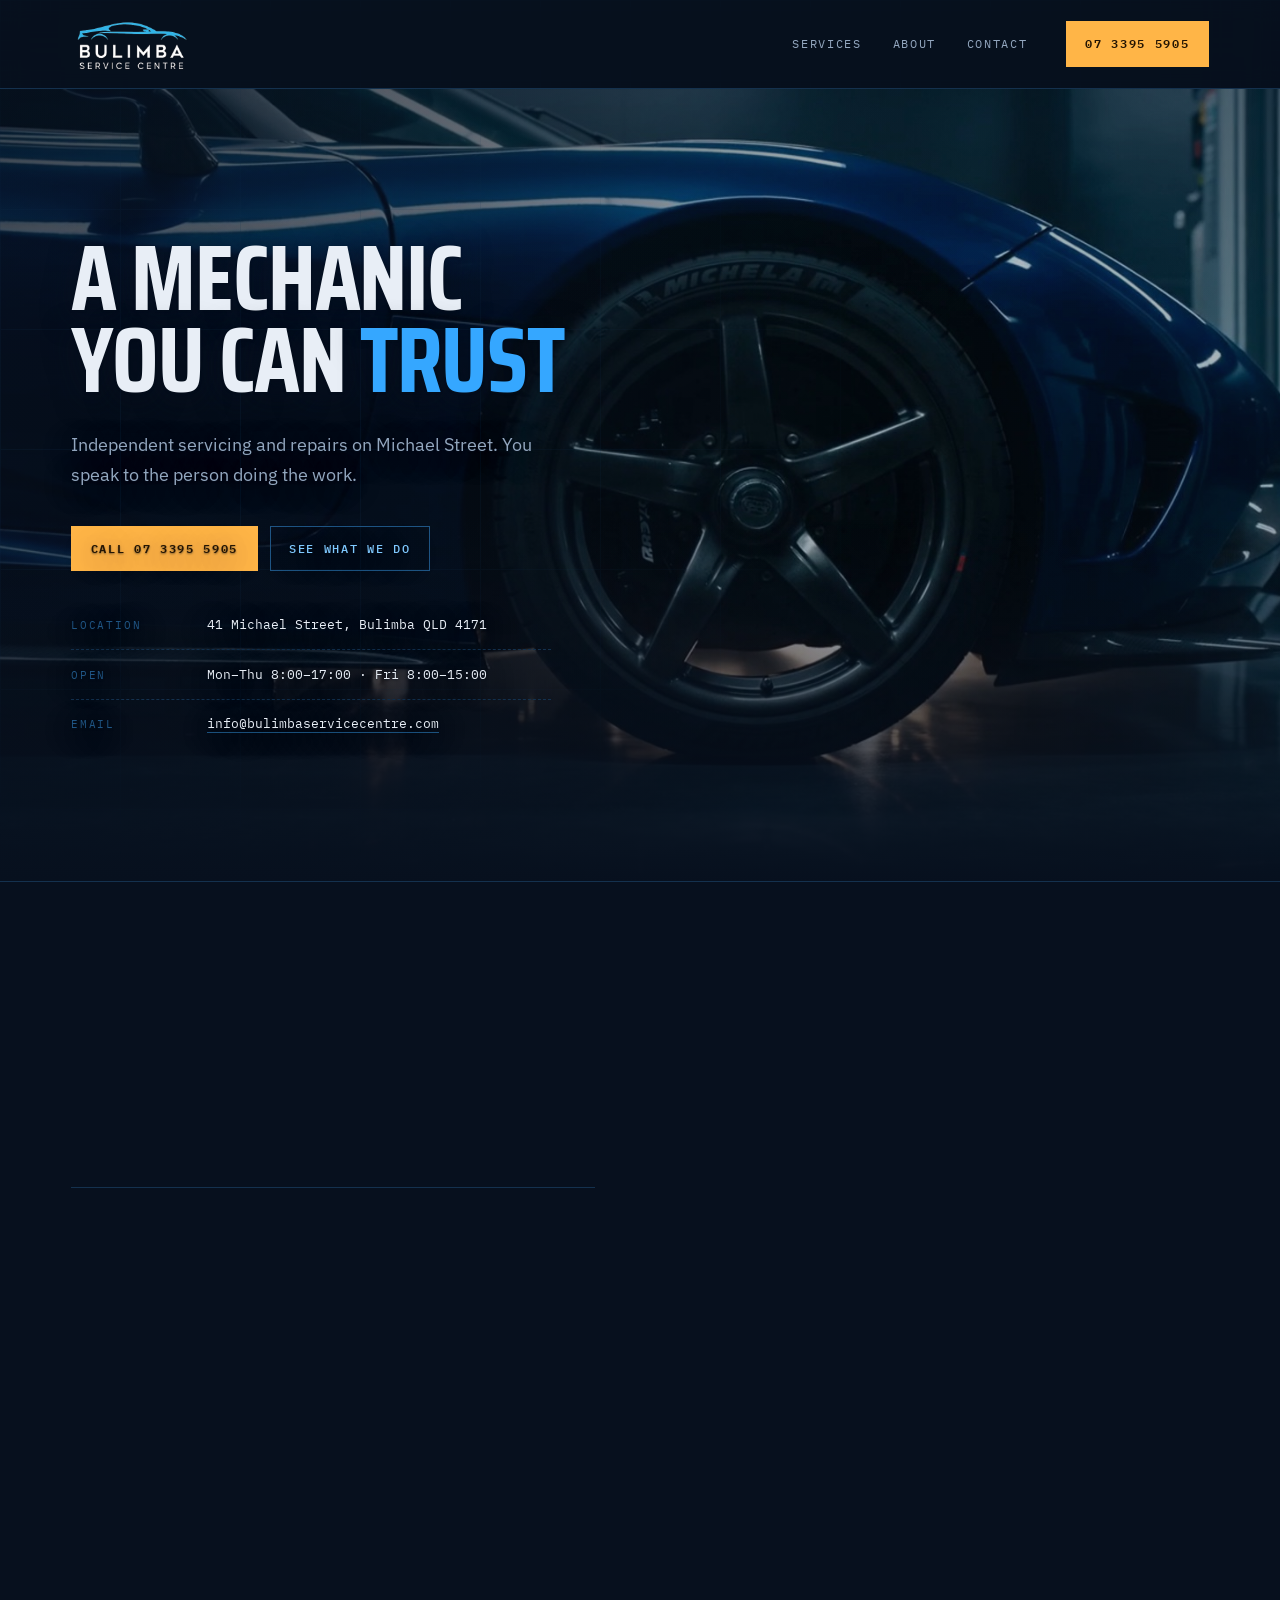
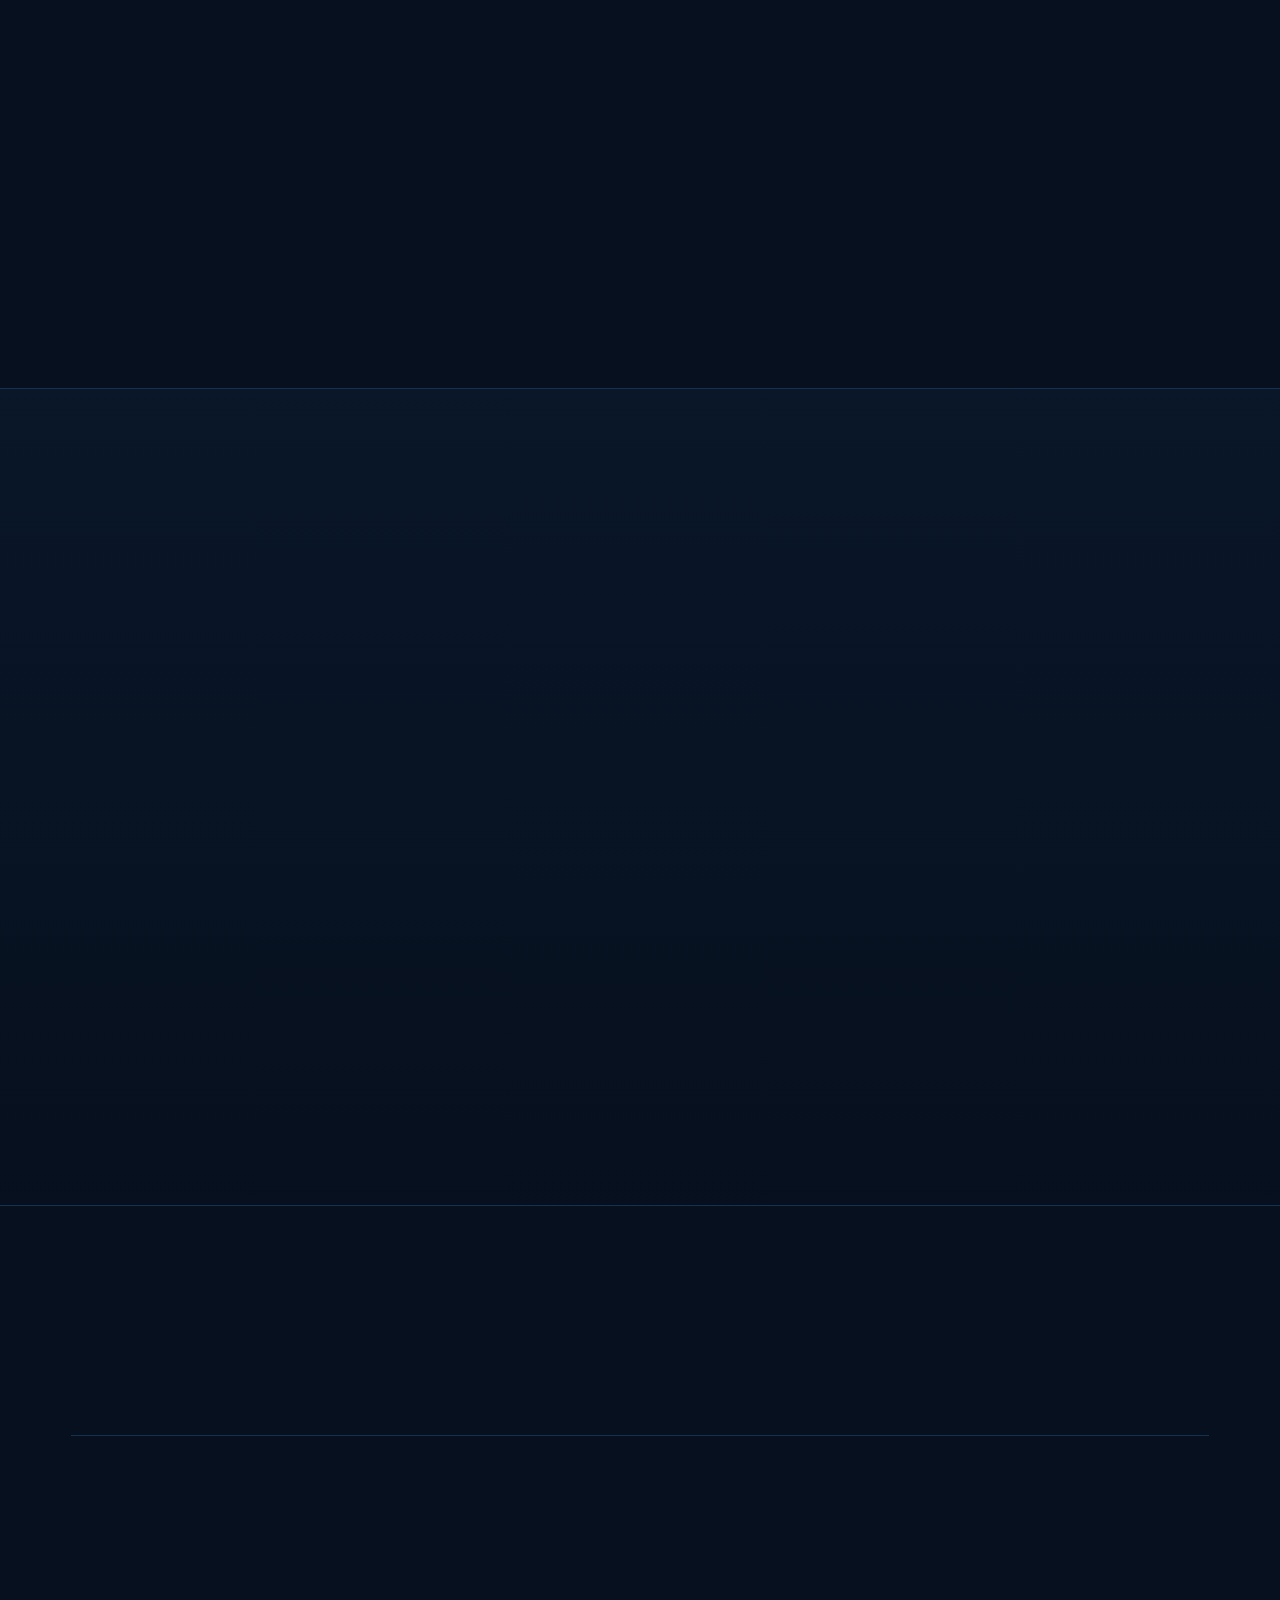
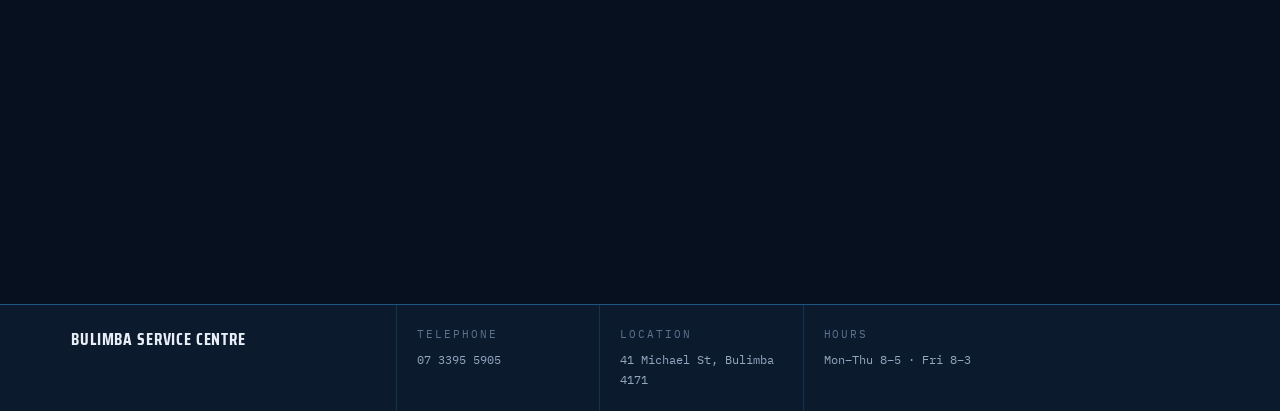
<file: versions/04-hoist-hero/index.html>
<!doctype html>
<html lang="en-AU">
<head>
<meta charset="utf-8">
<meta name="viewport" content="width=device-width, initial-scale=1">
<title>Bulimba Service Centre — A mechanic you can trust</title>
<meta name="description" content="Independent mechanical workshop at 41 Michael Street, Bulimba. Logbook servicing, diagnostics, brakes, clutch, cooling and pre-purchase inspections. Call 07 3395 5905.">

<script>document.documentElement.classList.add('js')</script>

<link rel="canonical" href="https://bulimbaservicecentre.com.au/">

<!-- How the link looks when it is shared in a message or on Facebook -->
<meta property="og:type" content="website">
<meta property="og:site_name" content="Bulimba Service Centre">
<meta property="og:title" content="Bulimba Service Centre — a mechanic you can trust">
<meta property="og:description" content="Independent servicing and repairs on Michael Street, Bulimba. Call 07 3395 5905.">
<meta property="og:url" content="https://bulimbaservicecentre.com.au/">
<meta property="og:image" content="https://bulimbaservicecentre.com.au/assets/img/hero-pitstop.jpg">
<meta property="og:image:width" content="1600">
<meta property="og:image:height" content="900">
<meta property="og:locale" content="en_AU">
<meta name="twitter:card" content="summary_large_image">

<link rel="icon" href="assets/img/favicon.svg" type="image/svg+xml">

<link rel="preconnect" href="https://fonts.googleapis.com">
<link rel="preconnect" href="https://fonts.gstatic.com" crossorigin>
<link href="https://fonts.googleapis.com/css2?family=Saira+Condensed:wght@500;600;700&family=IBM+Plex+Sans:wght@400;500;600&family=IBM+Plex+Mono:wght@400;500&display=swap" rel="stylesheet">
<link rel="stylesheet" href="assets/css/styles.css?v=20261006132924">
</head>
<body>

<div class="sheet-grid" aria-hidden="true"></div>

<header class="titleblock">
  <div class="shell titleblock__inner">
    <a class="mark" href="#top" aria-label="Bulimba Service Centre — home">
      <img src="assets/img/logo.png" alt="Bulimba Service Centre" width="374" height="176">
    </a>

    <nav class="nav" aria-label="Primary">
      <a href="#services">Services</a>
      <a href="#workshop">About</a>
      <a href="#visit">Contact</a>
    </nav>

    <a class="btn btn--call" href="tel:+61733955905">07 3395 5905</a>

    <button class="burger" type="button" aria-expanded="false" aria-controls="menu">
      <span class="burger__bars" aria-hidden="true"></span>
      <span class="u-visually-hidden">Menu</span>
    </button>
  </div>

  <nav class="menu" id="menu" aria-label="Primary, mobile" hidden>
    <a href="#services"><span class="anno">01</span> Services</a>
    <a href="#workshop"><span class="anno">02</span> About the workshop</a>
    <a href="#visit"><span class="anno">03</span> Visit &amp; contact</a>
  </nav>
</header>

<main id="top">

  <section class="hero">
    <div class="hero__bg" aria-hidden="true">
      <video class="hero__video" poster="assets/img/hero-hoist.jpg" width="1920" height="1080"
             autoplay muted loop playsinline preload="auto" tabindex="-1">
        <source src="assets/video/hero-hoist.mp4" type="video/mp4">
      </video>
      <div class="hero__scrim"></div>
    </div>

    <div class="shell hero__inner">
      <div class="hero__copy" data-reveal>

        <h1>A mechanic<br>you can <em>trust</em></h1>

        <p class="hero__lede">
          Independent servicing and repairs on Michael Street.
          You speak to the person doing the work.
        </p>

        <div class="hero__actions">
          <a class="btn btn--call" href="tel:+61733955905">Call 07 3395 5905</a>
          <a class="btn btn--line" href="#services">See what we do</a>
        </div>

        <div class="dimline">
          <div class="dim">
            <span class="dim__key">Location</span>
            <span class="dim__val">41 Michael Street, Bulimba QLD 4171</span>
          </div>
          <div class="dim">
            <span class="dim__key">Open</span>
            <span class="dim__val">Mon–Thu 8:00–17:00 · Fri 8:00–15:00</span>
          </div>
          <div class="dim">
            <span class="dim__key">Email</span>
            <span class="dim__val"><a href="mailto:info@bulimbaservicecentre.com">info@bulimbaservicecentre.com</a></span>
          </div>
        </div>
      </div>

    </div>
  </section>

  <section class="section" id="services">
    <div class="shell">
      <header class="section__head" data-reveal>
        <h2>What we work on</h2>
        <p class="section__lede">
          Servicing, diagnostics and mechanical repairs, all done in-house.
        </p>
      </header>

      <div class="parts">
        <ol class="parts__list">
          <li data-reveal style="--i:1"><button type="button" class="part" data-item="01">
            <span class="part__no">01</span>
            <span class="part__body">
              <span class="part__name">Vehicle servicing</span>
              <span class="part__desc">Routine and logbook servicing, on schedule.</span>
            </span>
          </button></li>
          <li data-reveal style="--i:2"><button type="button" class="part" data-item="02">
            <span class="part__no">02</span>
            <span class="part__body">
              <span class="part__name">Diagnostics</span>
              <span class="part__desc">Scan-tool fault finding, to locate the actual cause.</span>
            </span>
          </button></li>
          <li data-reveal style="--i:3"><button type="button" class="part" data-item="03">
            <span class="part__no">03</span>
            <span class="part__body">
              <span class="part__name">Vehicle inspections</span>
              <span class="part__desc">A check over the whole car, top to bottom.</span>
            </span>
          </button></li>
          <li data-reveal style="--i:4"><button type="button" class="part" data-item="04">
            <span class="part__no">04</span>
            <span class="part__body">
              <span class="part__name">Pre-purchase inspections</span>
              <span class="part__desc">An independent look before you commit to a used car.</span>
            </span>
          </button></li>
          <li data-reveal style="--i:5"><button type="button" class="part" data-item="05">
            <span class="part__no">05</span>
            <span class="part__body">
              <span class="part__name">Clutch and brake repairs</span>
              <span class="part__desc">Pads, discs, clutches and hydraulics.</span>
            </span>
          </button></li>
          <li data-reveal style="--i:6"><button type="button" class="part" data-item="06">
            <span class="part__no">06</span>
            <span class="part__body">
              <span class="part__name">Cooling system repairs</span>
              <span class="part__desc">Radiators, hoses, thermostats and water pumps.</span>
            </span>
          </button></li>
          <li data-reveal style="--i:7"><button type="button" class="part" data-item="07">
            <span class="part__no">07</span>
            <span class="part__body">
              <span class="part__name">Battery replacements</span>
              <span class="part__desc">Testing and replacement.</span>
            </span>
          </button></li>
          <li data-reveal style="--i:8"><button type="button" class="part" data-item="08">
            <span class="part__no">08</span>
            <span class="part__body">
              <span class="part__name">Plus much more</span>
              <span class="part__desc">If it's mechanical, give us a call.</span>
            </span>
          </button></li>
        </ol>

        <figure class="parts__figure" data-reveal>
          <svg class="dw" viewBox="0 0 1600 900" role="img"
               aria-label="A sports car in side profile with numbered balloons marking the system each service works on">

            <image href="assets/img/profile.jpg" x="0" y="0" width="1600" height="900"
                   preserveAspectRatio="xMidYMid slice"/>

            <g class="dw__balloons">
              <g class="bl" data-item="06">
                <path class="bl__lead" d="M170 136 L176 548"/>
                <circle class="bl__dot" cx="176" cy="548" r="8"/>
                <circle class="bl__ring" cx="170" cy="90" r="46"/>
                <text class="bl__no" x="170" y="90">06</text>
              </g>
              <g class="bl" data-item="07">
                <path class="bl__lead" d="M330 136 L318 452"/>
                <circle class="bl__dot" cx="318" cy="452" r="8"/>
                <circle class="bl__ring" cx="330" cy="90" r="46"/>
                <text class="bl__no" x="330" y="90">07</text>
              </g>
              <g class="bl" data-item="02">
                <path class="bl__lead" d="M640 136 L694 372"/>
                <circle class="bl__dot" cx="694" cy="372" r="8"/>
                <circle class="bl__ring" cx="640" cy="90" r="46"/>
                <text class="bl__no" x="640" y="90">02</text>
              </g>
              <g class="bl" data-item="08">
                <path class="bl__lead" d="M880 136 L852 302"/>
                <circle class="bl__dot" cx="852" cy="302" r="8"/>
                <circle class="bl__ring" cx="880" cy="90" r="46"/>
                <text class="bl__no" x="880" y="90">08</text>
              </g>
              <g class="bl" data-item="01">
                <path class="bl__lead" d="M1150 136 L1118 422"/>
                <circle class="bl__dot" cx="1118" cy="422" r="8"/>
                <circle class="bl__ring" cx="1150" cy="90" r="46"/>
                <text class="bl__no" x="1150" y="90">01</text>
              </g>
              <g class="bl" data-item="05">
                <path class="bl__lead" d="M560 774 L372 652"/>
                <path class="bl__lead" d="M560 774 L1270 652"/>
                <circle class="bl__dot" cx="372" cy="652" r="8"/>
                <circle class="bl__dot" cx="1270" cy="652" r="8"/>
                <circle class="bl__ring" cx="560" cy="820" r="46"/>
                <text class="bl__no" x="560" y="820">05</text>
              </g>
              <g class="bl" data-item="03">
                <path class="bl__lead" d="M900 774 L884 638"/>
                <circle class="bl__dot" cx="884" cy="638" r="8"/>
                <circle class="bl__ring" cx="900" cy="820" r="46"/>
                <text class="bl__no" x="900" y="820">03</text>
              </g>
              <g class="bl" data-item="04">
                <path class="bl__lead" d="M1340 774 L1392 486"/>
                <circle class="bl__dot" cx="1392" cy="486" r="8"/>
                <circle class="bl__ring" cx="1340" cy="820" r="46"/>
                <text class="bl__no" x="1340" y="820">04</text>
              </g>
            </g>
          </svg>
          <div class="ps">
            <div class="ps__frame">
              <img class="ps__img" data-item="01" src="assets/img/engine.jpg" alt="A mid-mounted engine under a glass cover" width="1100" height="825" loading="lazy">
              <img class="ps__img" data-item="02" src="assets/img/diagnostics.jpg" alt="A diagnostic scan tool lit in a dark workshop" width="1100" height="825" loading="lazy">
              <img class="ps__img" data-item="03" src="assets/img/lowfront.jpg" alt="A sports car seen from a low front angle" width="1100" height="825" loading="lazy">
              <img class="ps__img" data-item="04" src="assets/img/underside.jpg" alt="The underside of a car raised on a workshop hoist" width="1200" height="900" loading="lazy">
              <img class="ps__img" data-item="05" src="assets/img/brakes.jpg" alt="A forged wheel over a drilled brake disc and caliper" width="1100" height="825" loading="lazy">
              <img class="ps__img" data-item="06" src="assets/img/cooling.jpg" alt="Radiator cooling fins in close up" width="1100" height="825" loading="lazy">
              <img class="ps__img" data-item="07" src="assets/img/battery.jpg" alt="A battery terminal clamp and cable" width="1100" height="825" loading="lazy">
              <img class="ps__img" data-item="08" src="assets/img/rear.jpg" alt="A sports car from a low rear angle" width="1100" height="825" loading="lazy">
            </div>
            <p class="ps__cap anno"><span class="ps__no">01</span> <span class="ps__txt">Vehicle servicing</span></p>
          </div>
        </figure>
      </div>
    </div>
  </section>

  <section class="section section--alt" id="workshop">
    <div class="shell">
      <div class="about">
        <div class="about__copy" data-reveal>
          <h2>Booked in<br>with the people<br>who do the work</h2>
          <p class="section__lede">
            Bulimba Service Centre is an independent workshop on Michael Street.
            Routine servicing, diagnostics and mechanical repairs for the cars
            people actually drive.
          </p>

          <dl class="creds">
            <div class="cred" data-reveal style="--i:1">
              <dt>Experienced mechanics</dt>
              <dd>Trained, qualified hands on every job.</dd>
            </div>
            <div class="cred" data-reveal style="--i:2">
              <dt>Quality service</dt>
              <dd>Done once, and done properly.</dd>
            </div>
            <div class="cred" data-reveal style="--i:3">
              <dt>Affordable prices</dt>
              <dd>Independent workshop rates.</dd>
            </div>
          </dl>
        </div>

        <div class="about__plates">
          <figure class="plate plate--tall" data-reveal style="--i:1">
            <video class="shot__media" poster="assets/img/workshop.jpg" width="1280" height="720"
                   autoplay muted loop playsinline preload="metadata"
                   aria-label="A sports car raised on a hoist in a workshop bay">
              <source src="assets/video/workshop.mp4" type="video/mp4">
            </video>
          </figure>
          <figure class="plate" data-reveal style="--i:2">
            <img src="assets/img/tools.jpg" alt="Mechanic hand tools laid out on a steel bench" loading="lazy" width="1400" height="788">
          </figure>
        </div>
      </div>
    </div>
  </section>

  <section class="section" id="visit">
    <div class="shell">
      <header class="section__head" data-reveal>
        <h2>41 Michael Street, Bulimba</h2>
      </header>

      <div class="visit">
        <div class="visit__block" data-reveal style="--i:1">
          <p class="anno visit__label">Call the workshop</p>
          <a class="visit__phone" href="tel:+61733955905">07 3395 5905</a>
          <a class="btn btn--call visit__cta" href="tel:+61733955905">Call now</a>
          <p class="visit__alt">
            Or email any enquiries to<br>
            <a href="mailto:info@bulimbaservicecentre.com">info@bulimbaservicecentre.com</a>
          </p>
        </div>

        <div class="visit__block" data-reveal style="--i:2">
          <p class="anno visit__label">Opening hours</p>
          <table class="hours">
            <tbody>
              <tr><th scope="row">Mon</th><td>8:00 — 17:00</td></tr>
              <tr><th scope="row">Tue</th><td>8:00 — 17:00</td></tr>
              <tr><th scope="row">Wed</th><td>8:00 — 17:00</td></tr>
              <tr><th scope="row">Thu</th><td>8:00 — 17:00</td></tr>
              <tr><th scope="row">Fri</th><td>8:00 — 15:00</td></tr>
              <tr class="hours--shut"><th scope="row">Sat</th><td>Closed</td></tr>
              <tr class="hours--shut"><th scope="row">Sun</th><td>Closed</td></tr>
            </tbody>
          </table>
        </div>

        <div class="visit__block" data-reveal style="--i:3">
          <p class="anno visit__label">Find us</p>
          <address class="visit__addr">
            41 Michael Street<br>
            Bulimba QLD 4171<br>
            Brisbane, Australia
          </address>
          <a class="btn btn--line" target="_blank" rel="noopener"
             href="https://www.google.com/maps/search/?api=1&amp;query=41+Michael+Street+Bulimba+QLD+4171">
            Open in maps
          </a>
        </div>
      </div>
    </div>
  </section>

</main>

<footer class="tb">
  <div class="shell tb__inner">
    <div class="tb__cell tb__cell--name">
      <strong>Bulimba Service Centre</strong>
    </div>
    <div class="tb__cell">
      <span class="anno">Telephone</span>
      <a href="tel:+61733955905">07 3395 5905</a>
    </div>
    <div class="tb__cell">
      <span class="anno">Location</span>
      <span>41 Michael St, Bulimba 4171</span>
    </div>
    <div class="tb__cell">
      <span class="anno">Hours</span>
      <span>Mon–Thu 8–5 · Fri 8–3</span>
    </div>
  </div>
</footer>

<script src="assets/js/main.js?v=20261006132924" defer></script>

</body>
</html>
</file>
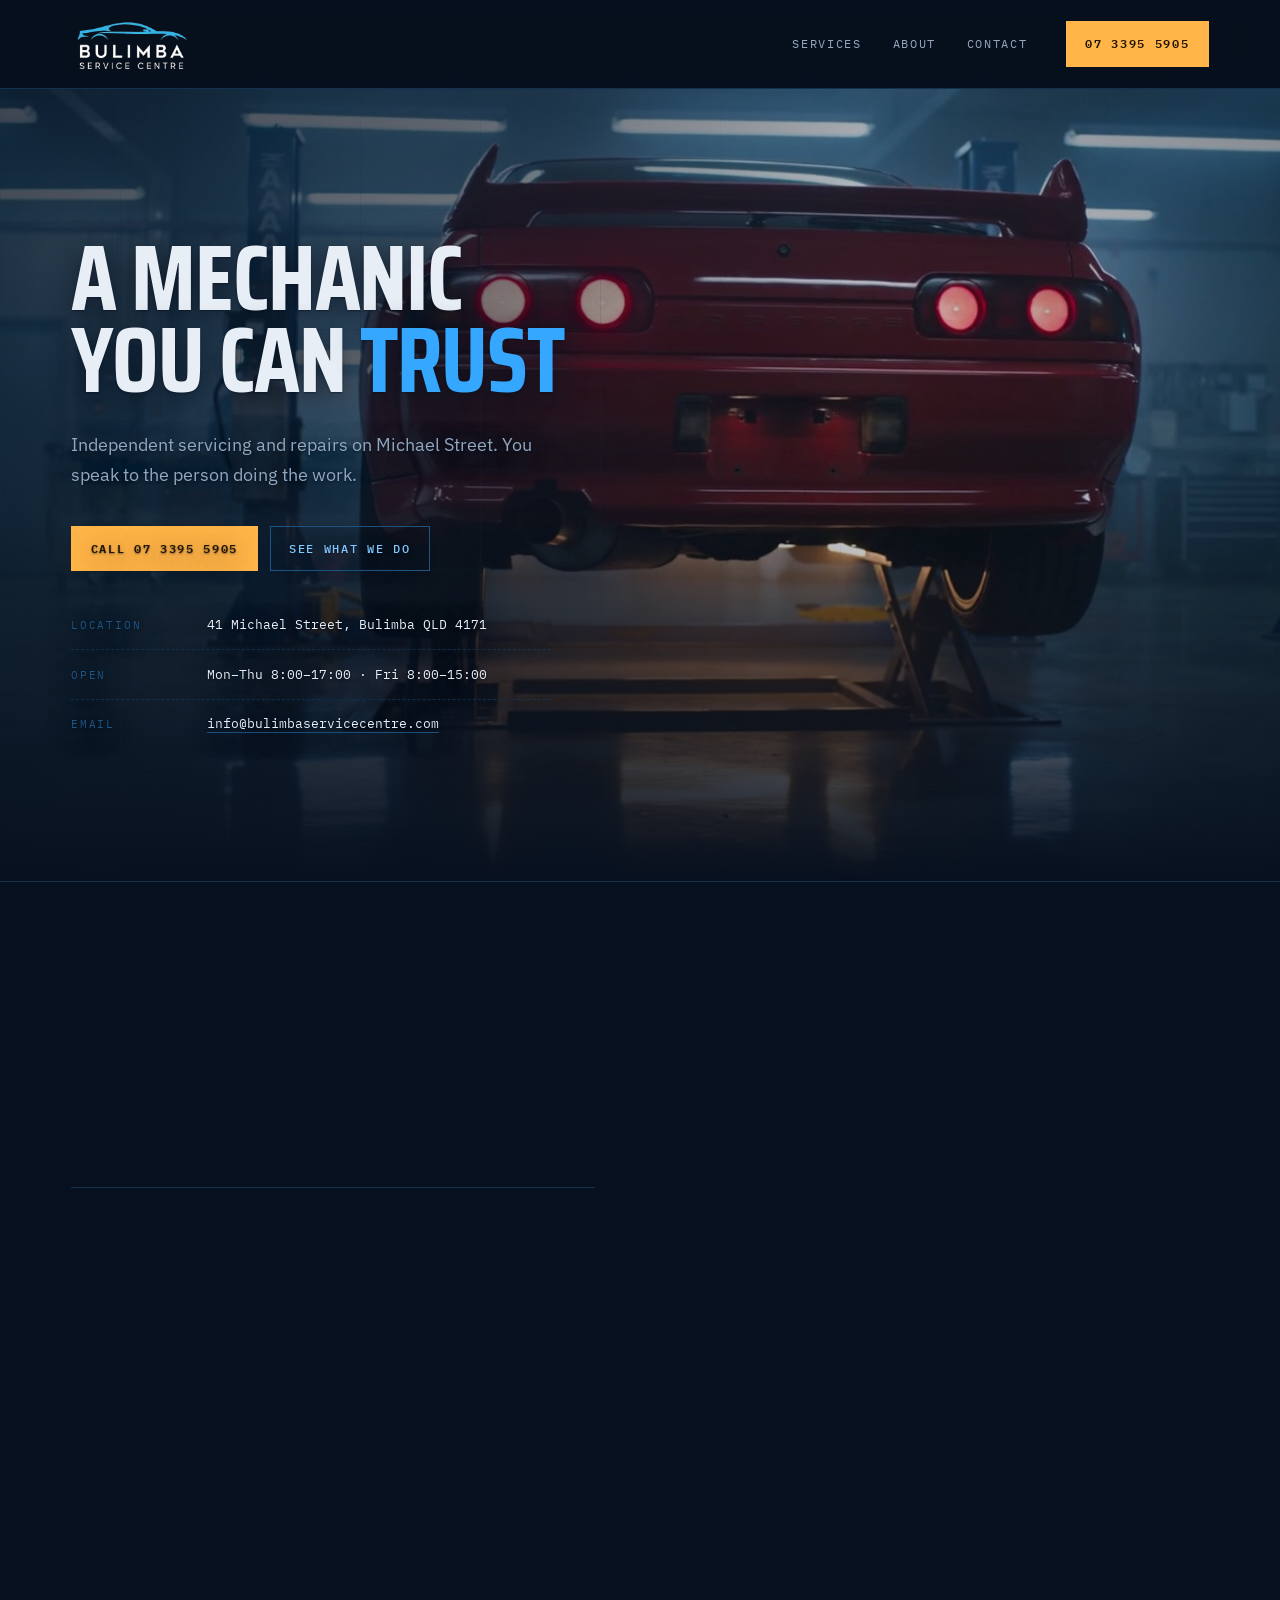
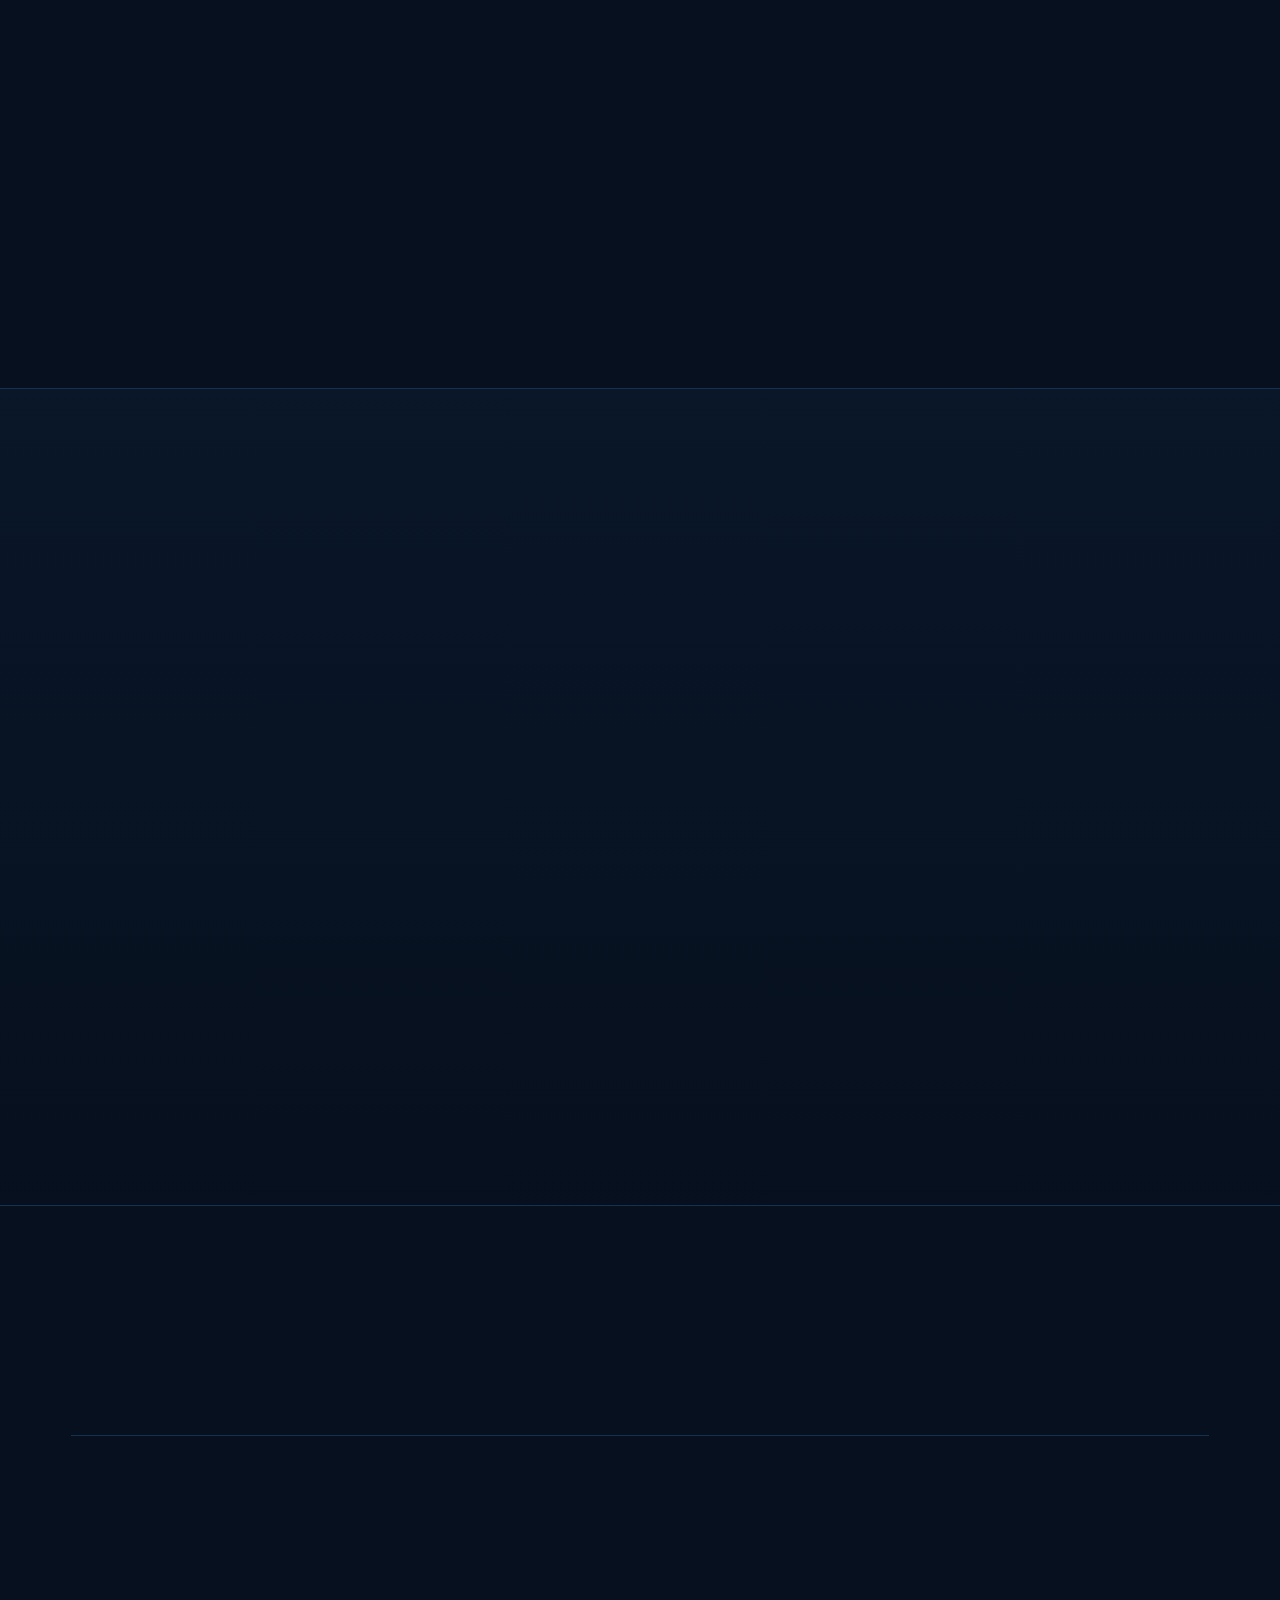
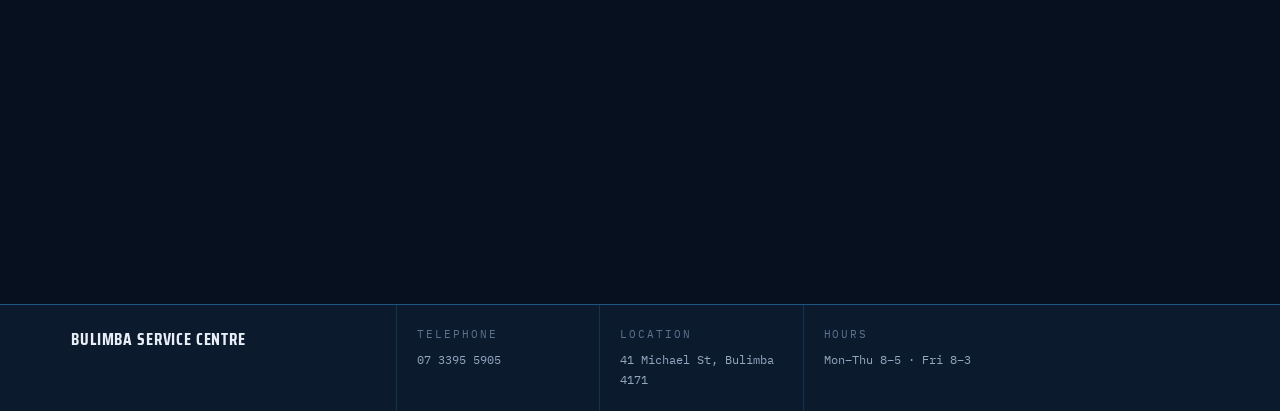
<file: versions/05-r32-hero/index.html>
<!doctype html>
<html lang="en-AU">
<head>
<meta charset="utf-8">
<meta name="viewport" content="width=device-width, initial-scale=1">
<title>Bulimba Service Centre — A mechanic you can trust</title>
<meta name="description" content="Independent mechanical workshop at 41 Michael Street, Bulimba. Logbook servicing, diagnostics, brakes, clutch, cooling and pre-purchase inspections. Call 07 3395 5905.">

<script>document.documentElement.classList.add('js')</script>

<link rel="canonical" href="https://bulimbaservicecentre.com.au/">

<!-- How the link looks when it is shared in a message or on Facebook -->
<meta property="og:type" content="website">
<meta property="og:site_name" content="Bulimba Service Centre">
<meta property="og:title" content="Bulimba Service Centre — a mechanic you can trust">
<meta property="og:description" content="Independent servicing and repairs on Michael Street, Bulimba. Call 07 3395 5905.">
<meta property="og:url" content="https://bulimbaservicecentre.com.au/">
<meta property="og:image" content="https://bulimbaservicecentre.com.au/assets/img/hero-pitstop.jpg">
<meta property="og:image:width" content="1600">
<meta property="og:image:height" content="900">
<meta property="og:locale" content="en_AU">
<meta name="twitter:card" content="summary_large_image">

<link rel="icon" href="assets/img/favicon.svg" type="image/svg+xml">

<link rel="preconnect" href="https://fonts.googleapis.com">
<link rel="preconnect" href="https://fonts.gstatic.com" crossorigin>
<link href="https://fonts.googleapis.com/css2?family=Saira+Condensed:wght@500;600;700&family=IBM+Plex+Sans:wght@400;500;600&family=IBM+Plex+Mono:wght@400;500&display=swap" rel="stylesheet">
<link rel="stylesheet" href="assets/css/styles.css?v=20261006132924">
</head>
<body>

<div class="sheet-grid" aria-hidden="true"></div>

<header class="titleblock">
  <div class="shell titleblock__inner">
    <a class="mark" href="#top" aria-label="Bulimba Service Centre — home">
      <img src="assets/img/logo.png" alt="Bulimba Service Centre" width="374" height="176">
    </a>

    <nav class="nav" aria-label="Primary">
      <a href="#services">Services</a>
      <a href="#workshop">About</a>
      <a href="#visit">Contact</a>
    </nav>

    <a class="btn btn--call" href="tel:+61733955905">07 3395 5905</a>

    <button class="burger" type="button" aria-expanded="false" aria-controls="menu">
      <span class="burger__bars" aria-hidden="true"></span>
      <span class="u-visually-hidden">Menu</span>
    </button>
  </div>

  <nav class="menu" id="menu" aria-label="Primary, mobile" hidden>
    <a href="#services"><span class="anno">01</span> Services</a>
    <a href="#workshop"><span class="anno">02</span> About the workshop</a>
    <a href="#visit"><span class="anno">03</span> Visit &amp; contact</a>
  </nav>
</header>

<main id="top">

  <section class="hero">
    <div class="hero__bg" aria-hidden="true">
      <video class="hero__video" poster="assets/img/hero-r32.jpg" width="1920" height="1080"
             autoplay muted loop playsinline preload="auto" tabindex="-1">
        <source src="assets/video/hero-r32.mp4" type="video/mp4">
      </video>
      <div class="hero__scrim"></div>
    </div>

    <div class="shell hero__inner">
      <div class="hero__copy" data-reveal>

        <h1>A mechanic<br>you can <em>trust</em></h1>

        <p class="hero__lede">
          Independent servicing and repairs on Michael Street.
          You speak to the person doing the work.
        </p>

        <div class="hero__actions">
          <a class="btn btn--call" href="tel:+61733955905">Call 07 3395 5905</a>
          <a class="btn btn--line" href="#services">See what we do</a>
        </div>

        <div class="dimline">
          <div class="dim">
            <span class="dim__key">Location</span>
            <span class="dim__val">41 Michael Street, Bulimba QLD 4171</span>
          </div>
          <div class="dim">
            <span class="dim__key">Open</span>
            <span class="dim__val">Mon–Thu 8:00–17:00 · Fri 8:00–15:00</span>
          </div>
          <div class="dim">
            <span class="dim__key">Email</span>
            <span class="dim__val"><a href="mailto:info@bulimbaservicecentre.com">info@bulimbaservicecentre.com</a></span>
          </div>
        </div>
      </div>

    </div>
  </section>

  <section class="section" id="services">
    <div class="shell">
      <header class="section__head" data-reveal>
        <h2>What we work on</h2>
        <p class="section__lede">
          Servicing, diagnostics and mechanical repairs, all done in-house.
        </p>
      </header>

      <div class="parts">
        <ol class="parts__list">
          <li data-reveal style="--i:1"><button type="button" class="part" data-item="01">
            <span class="part__no">01</span>
            <span class="part__body">
              <span class="part__name">Vehicle servicing</span>
              <span class="part__desc">Routine and logbook servicing, on schedule.</span>
            </span>
          </button></li>
          <li data-reveal style="--i:2"><button type="button" class="part" data-item="02">
            <span class="part__no">02</span>
            <span class="part__body">
              <span class="part__name">Diagnostics</span>
              <span class="part__desc">Scan-tool fault finding, to locate the actual cause.</span>
            </span>
          </button></li>
          <li data-reveal style="--i:3"><button type="button" class="part" data-item="03">
            <span class="part__no">03</span>
            <span class="part__body">
              <span class="part__name">Vehicle inspections</span>
              <span class="part__desc">A check over the whole car, top to bottom.</span>
            </span>
          </button></li>
          <li data-reveal style="--i:4"><button type="button" class="part" data-item="04">
            <span class="part__no">04</span>
            <span class="part__body">
              <span class="part__name">Pre-purchase inspections</span>
              <span class="part__desc">An independent look before you commit to a used car.</span>
            </span>
          </button></li>
          <li data-reveal style="--i:5"><button type="button" class="part" data-item="05">
            <span class="part__no">05</span>
            <span class="part__body">
              <span class="part__name">Clutch and brake repairs</span>
              <span class="part__desc">Pads, discs, clutches and hydraulics.</span>
            </span>
          </button></li>
          <li data-reveal style="--i:6"><button type="button" class="part" data-item="06">
            <span class="part__no">06</span>
            <span class="part__body">
              <span class="part__name">Cooling system repairs</span>
              <span class="part__desc">Radiators, hoses, thermostats and water pumps.</span>
            </span>
          </button></li>
          <li data-reveal style="--i:7"><button type="button" class="part" data-item="07">
            <span class="part__no">07</span>
            <span class="part__body">
              <span class="part__name">Battery replacements</span>
              <span class="part__desc">Testing and replacement.</span>
            </span>
          </button></li>
          <li data-reveal style="--i:8"><button type="button" class="part" data-item="08">
            <span class="part__no">08</span>
            <span class="part__body">
              <span class="part__name">Plus much more</span>
              <span class="part__desc">If it's mechanical, give us a call.</span>
            </span>
          </button></li>
        </ol>

        <figure class="parts__figure" data-reveal>
          <svg class="dw" viewBox="0 0 1600 900" role="img"
               aria-label="A sports car in side profile with numbered balloons marking the system each service works on">

            <image href="assets/img/profile.jpg" x="0" y="0" width="1600" height="900"
                   preserveAspectRatio="xMidYMid slice"/>

            <g class="dw__balloons">
              <g class="bl" data-item="06">
                <path class="bl__lead" d="M170 136 L176 548"/>
                <circle class="bl__dot" cx="176" cy="548" r="8"/>
                <circle class="bl__ring" cx="170" cy="90" r="46"/>
                <text class="bl__no" x="170" y="90">06</text>
              </g>
              <g class="bl" data-item="07">
                <path class="bl__lead" d="M330 136 L318 452"/>
                <circle class="bl__dot" cx="318" cy="452" r="8"/>
                <circle class="bl__ring" cx="330" cy="90" r="46"/>
                <text class="bl__no" x="330" y="90">07</text>
              </g>
              <g class="bl" data-item="02">
                <path class="bl__lead" d="M640 136 L694 372"/>
                <circle class="bl__dot" cx="694" cy="372" r="8"/>
                <circle class="bl__ring" cx="640" cy="90" r="46"/>
                <text class="bl__no" x="640" y="90">02</text>
              </g>
              <g class="bl" data-item="08">
                <path class="bl__lead" d="M880 136 L852 302"/>
                <circle class="bl__dot" cx="852" cy="302" r="8"/>
                <circle class="bl__ring" cx="880" cy="90" r="46"/>
                <text class="bl__no" x="880" y="90">08</text>
              </g>
              <g class="bl" data-item="01">
                <path class="bl__lead" d="M1150 136 L1118 422"/>
                <circle class="bl__dot" cx="1118" cy="422" r="8"/>
                <circle class="bl__ring" cx="1150" cy="90" r="46"/>
                <text class="bl__no" x="1150" y="90">01</text>
              </g>
              <g class="bl" data-item="05">
                <path class="bl__lead" d="M560 774 L372 652"/>
                <path class="bl__lead" d="M560 774 L1270 652"/>
                <circle class="bl__dot" cx="372" cy="652" r="8"/>
                <circle class="bl__dot" cx="1270" cy="652" r="8"/>
                <circle class="bl__ring" cx="560" cy="820" r="46"/>
                <text class="bl__no" x="560" y="820">05</text>
              </g>
              <g class="bl" data-item="03">
                <path class="bl__lead" d="M900 774 L884 638"/>
                <circle class="bl__dot" cx="884" cy="638" r="8"/>
                <circle class="bl__ring" cx="900" cy="820" r="46"/>
                <text class="bl__no" x="900" y="820">03</text>
              </g>
              <g class="bl" data-item="04">
                <path class="bl__lead" d="M1340 774 L1392 486"/>
                <circle class="bl__dot" cx="1392" cy="486" r="8"/>
                <circle class="bl__ring" cx="1340" cy="820" r="46"/>
                <text class="bl__no" x="1340" y="820">04</text>
              </g>
            </g>
          </svg>
          <div class="ps">
            <div class="ps__frame">
              <img class="ps__img" data-item="01" src="assets/img/engine.jpg" alt="A mid-mounted engine under a glass cover" width="1100" height="825" loading="lazy">
              <img class="ps__img" data-item="02" src="assets/img/diagnostics.jpg" alt="A diagnostic scan tool lit in a dark workshop" width="1100" height="825" loading="lazy">
              <img class="ps__img" data-item="03" src="assets/img/lowfront.jpg" alt="A sports car seen from a low front angle" width="1100" height="825" loading="lazy">
              <img class="ps__img" data-item="04" src="assets/img/underside.jpg" alt="The underside of a car raised on a workshop hoist" width="1200" height="900" loading="lazy">
              <img class="ps__img" data-item="05" src="assets/img/brakes.jpg" alt="A forged wheel over a drilled brake disc and caliper" width="1100" height="825" loading="lazy">
              <img class="ps__img" data-item="06" src="assets/img/cooling.jpg" alt="Radiator cooling fins in close up" width="1100" height="825" loading="lazy">
              <img class="ps__img" data-item="07" src="assets/img/battery.jpg" alt="A battery terminal clamp and cable" width="1100" height="825" loading="lazy">
              <img class="ps__img" data-item="08" src="assets/img/rear.jpg" alt="A sports car from a low rear angle" width="1100" height="825" loading="lazy">
            </div>
            <p class="ps__cap anno"><span class="ps__no">01</span> <span class="ps__txt">Vehicle servicing</span></p>
          </div>
        </figure>
      </div>
    </div>
  </section>

  <section class="section section--alt" id="workshop">
    <div class="shell">
      <div class="about">
        <div class="about__copy" data-reveal>
          <h2>Booked in<br>with the people<br>who do the work</h2>
          <p class="section__lede">
            Bulimba Service Centre is an independent workshop on Michael Street.
            Routine servicing, diagnostics and mechanical repairs for the cars
            people actually drive.
          </p>

          <dl class="creds">
            <div class="cred" data-reveal style="--i:1">
              <dt>Experienced mechanics</dt>
              <dd>Trained, qualified hands on every job.</dd>
            </div>
            <div class="cred" data-reveal style="--i:2">
              <dt>Quality service</dt>
              <dd>Done once, and done properly.</dd>
            </div>
            <div class="cred" data-reveal style="--i:3">
              <dt>Affordable prices</dt>
              <dd>Independent workshop rates.</dd>
            </div>
          </dl>
        </div>

        <div class="about__plates">
          <figure class="plate plate--tall" data-reveal style="--i:1">
            <video class="shot__media" poster="assets/img/workshop.jpg" width="1280" height="720"
                   autoplay muted loop playsinline preload="metadata"
                   aria-label="A sports car raised on a hoist in a workshop bay">
              <source src="assets/video/workshop.mp4" type="video/mp4">
            </video>
          </figure>
          <figure class="plate" data-reveal style="--i:2">
            <img src="assets/img/tools.jpg" alt="Mechanic hand tools laid out on a steel bench" loading="lazy" width="1400" height="788">
          </figure>
        </div>
      </div>
    </div>
  </section>

  <section class="section" id="visit">
    <div class="shell">
      <header class="section__head" data-reveal>
        <h2>41 Michael Street, Bulimba</h2>
      </header>

      <div class="visit">
        <div class="visit__block" data-reveal style="--i:1">
          <p class="anno visit__label">Call the workshop</p>
          <a class="visit__phone" href="tel:+61733955905">07 3395 5905</a>
          <a class="btn btn--call visit__cta" href="tel:+61733955905">Call now</a>
          <p class="visit__alt">
            Or email any enquiries to<br>
            <a href="mailto:info@bulimbaservicecentre.com">info@bulimbaservicecentre.com</a>
          </p>
        </div>

        <div class="visit__block" data-reveal style="--i:2">
          <p class="anno visit__label">Opening hours</p>
          <table class="hours">
            <tbody>
              <tr><th scope="row">Mon</th><td>8:00 — 17:00</td></tr>
              <tr><th scope="row">Tue</th><td>8:00 — 17:00</td></tr>
              <tr><th scope="row">Wed</th><td>8:00 — 17:00</td></tr>
              <tr><th scope="row">Thu</th><td>8:00 — 17:00</td></tr>
              <tr><th scope="row">Fri</th><td>8:00 — 15:00</td></tr>
              <tr class="hours--shut"><th scope="row">Sat</th><td>Closed</td></tr>
              <tr class="hours--shut"><th scope="row">Sun</th><td>Closed</td></tr>
            </tbody>
          </table>
        </div>

        <div class="visit__block" data-reveal style="--i:3">
          <p class="anno visit__label">Find us</p>
          <address class="visit__addr">
            41 Michael Street<br>
            Bulimba QLD 4171<br>
            Brisbane, Australia
          </address>
          <a class="btn btn--line" target="_blank" rel="noopener"
             href="https://www.google.com/maps/search/?api=1&amp;query=41+Michael+Street+Bulimba+QLD+4171">
            Open in maps
          </a>
        </div>
      </div>
    </div>
  </section>

</main>

<footer class="tb">
  <div class="shell tb__inner">
    <div class="tb__cell tb__cell--name">
      <strong>Bulimba Service Centre</strong>
    </div>
    <div class="tb__cell">
      <span class="anno">Telephone</span>
      <a href="tel:+61733955905">07 3395 5905</a>
    </div>
    <div class="tb__cell">
      <span class="anno">Location</span>
      <span>41 Michael St, Bulimba 4171</span>
    </div>
    <div class="tb__cell">
      <span class="anno">Hours</span>
      <span>Mon–Thu 8–5 · Fri 8–3</span>
    </div>
  </div>
</footer>

<script src="assets/js/main.js?v=20261006132924" defer></script>

</body>
</html>
</file>
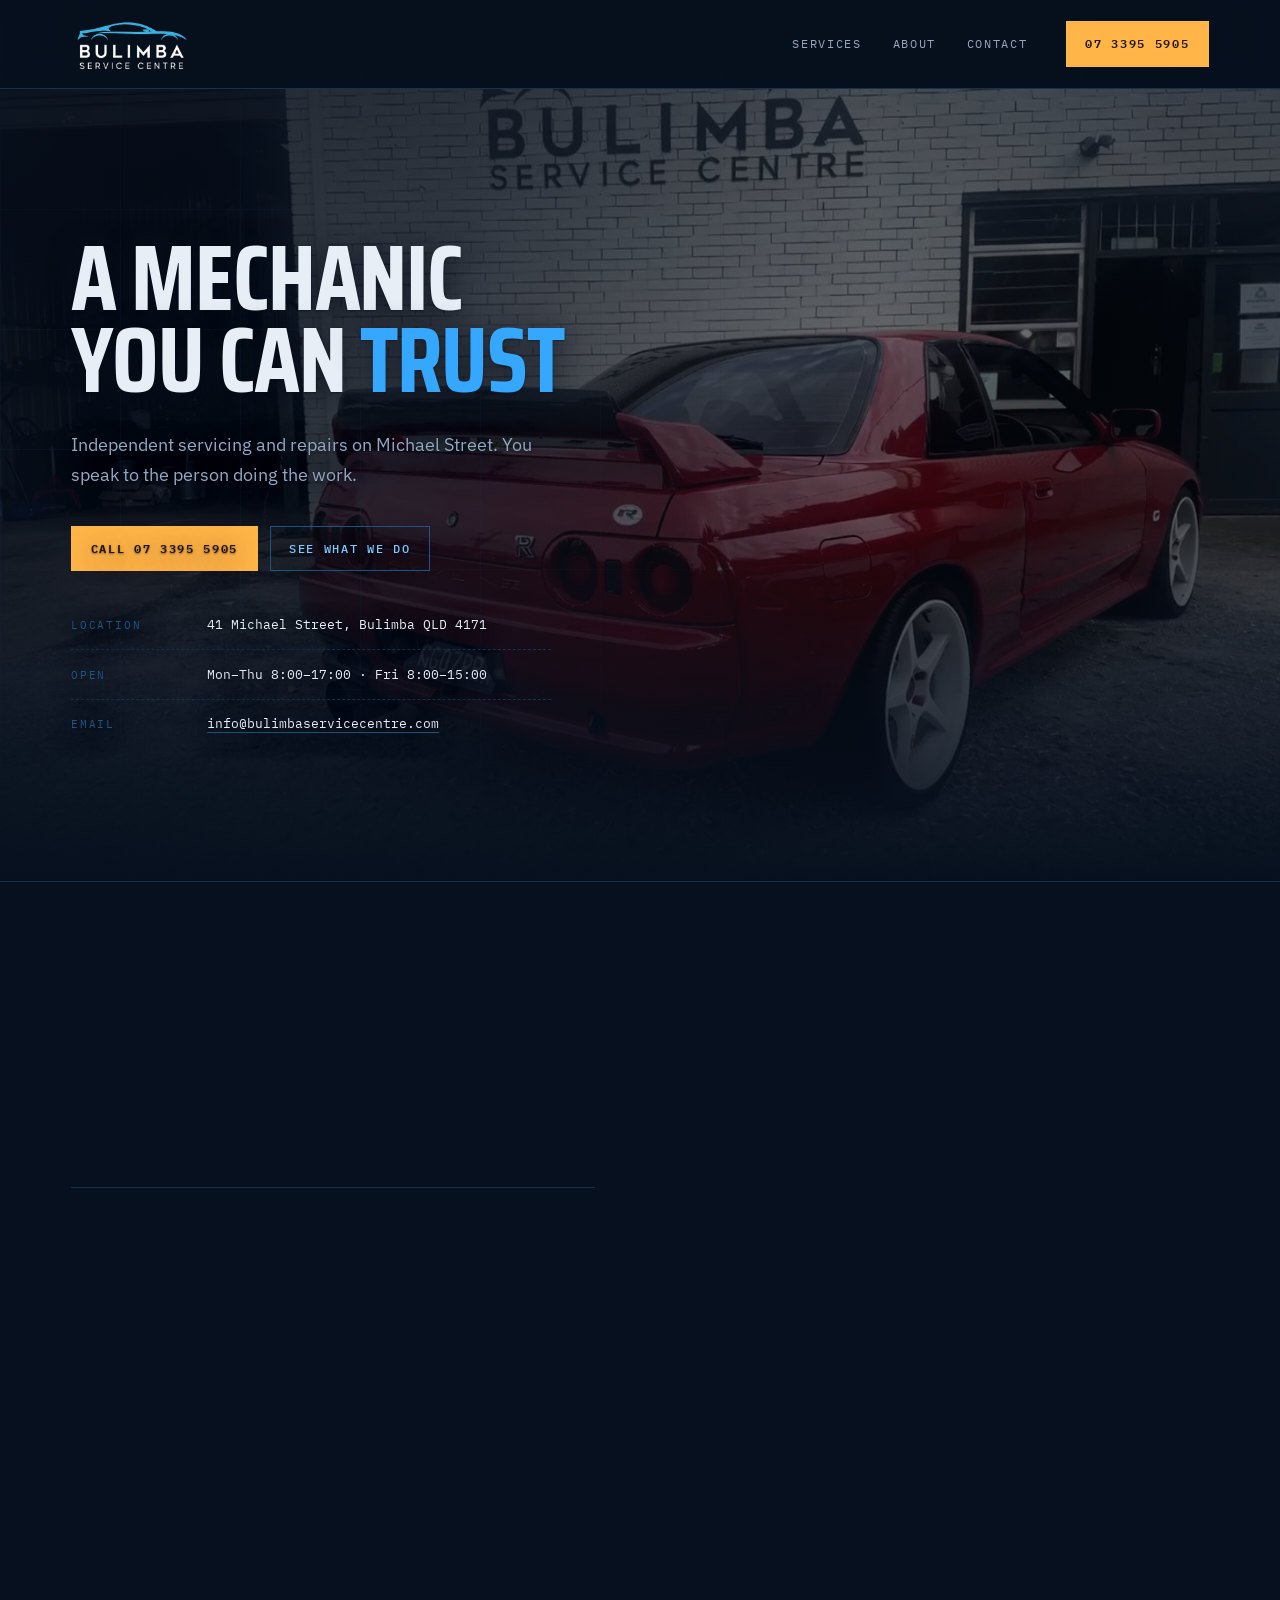
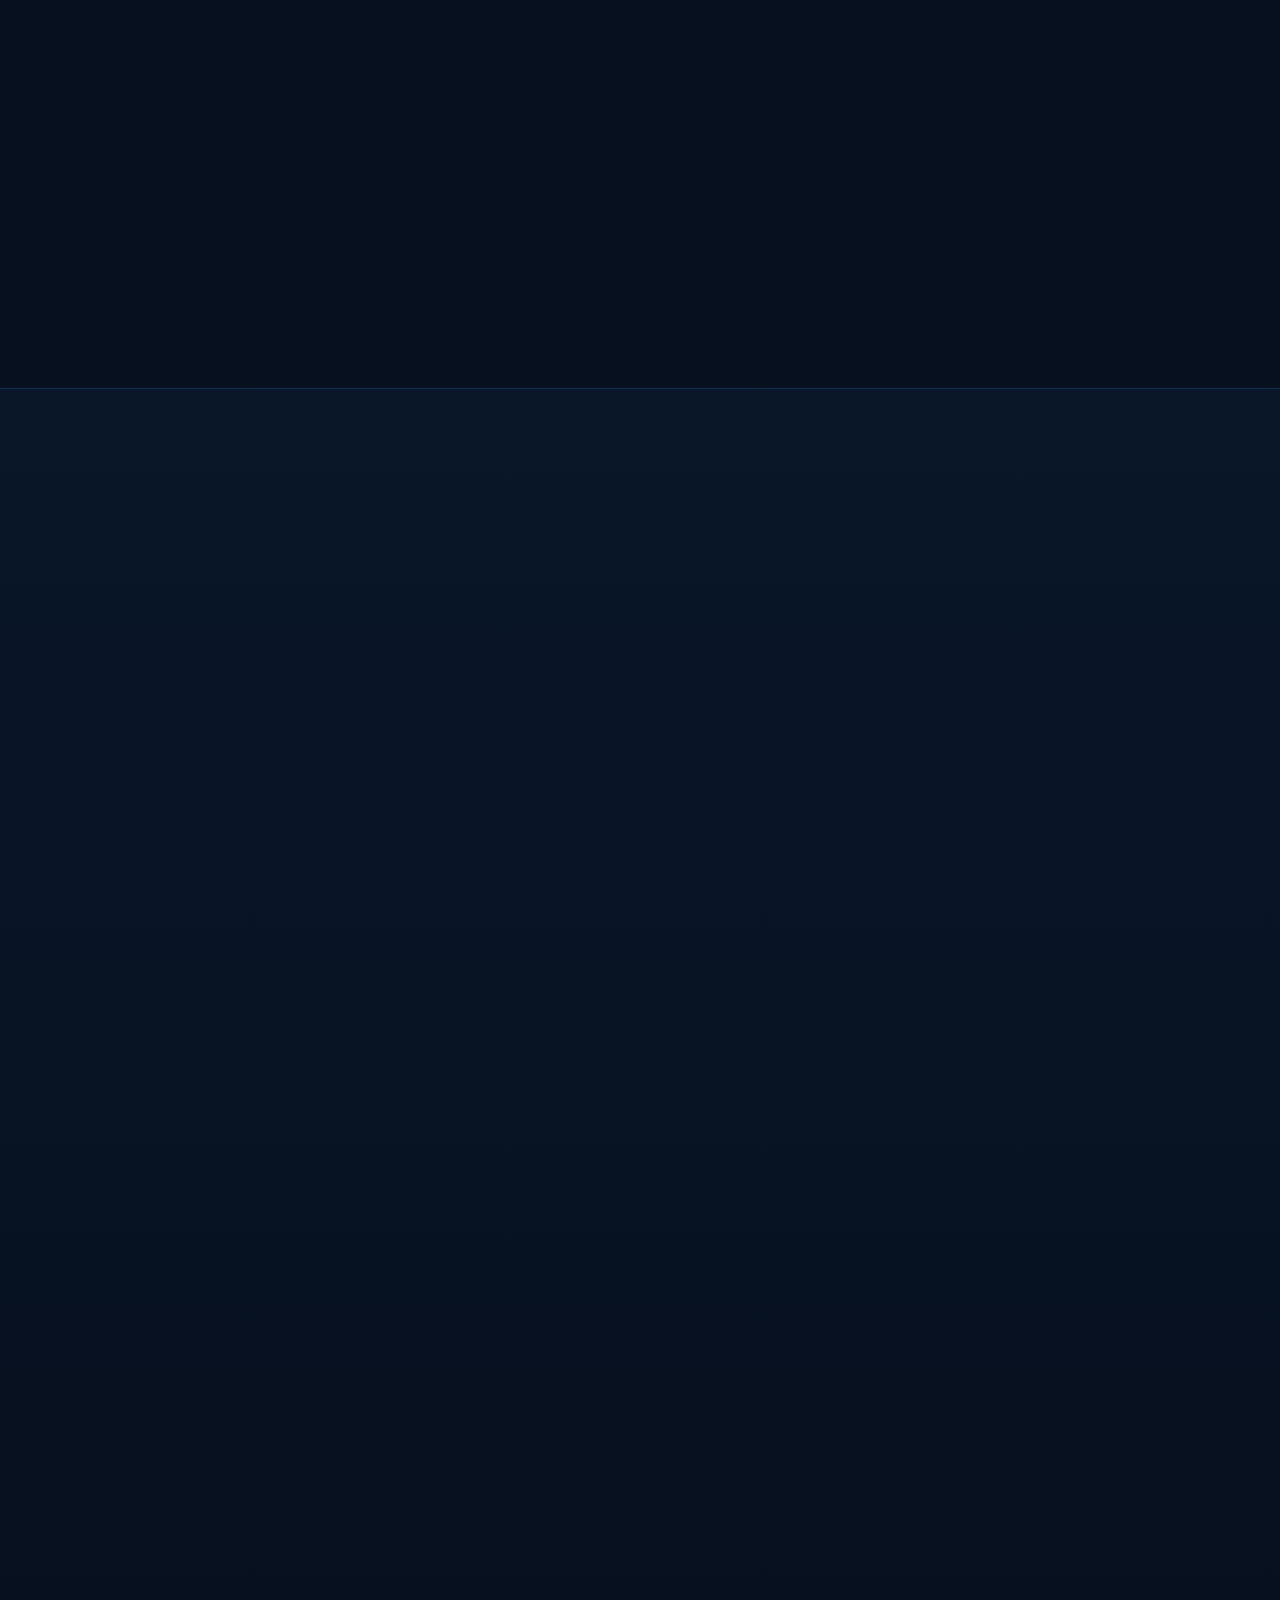
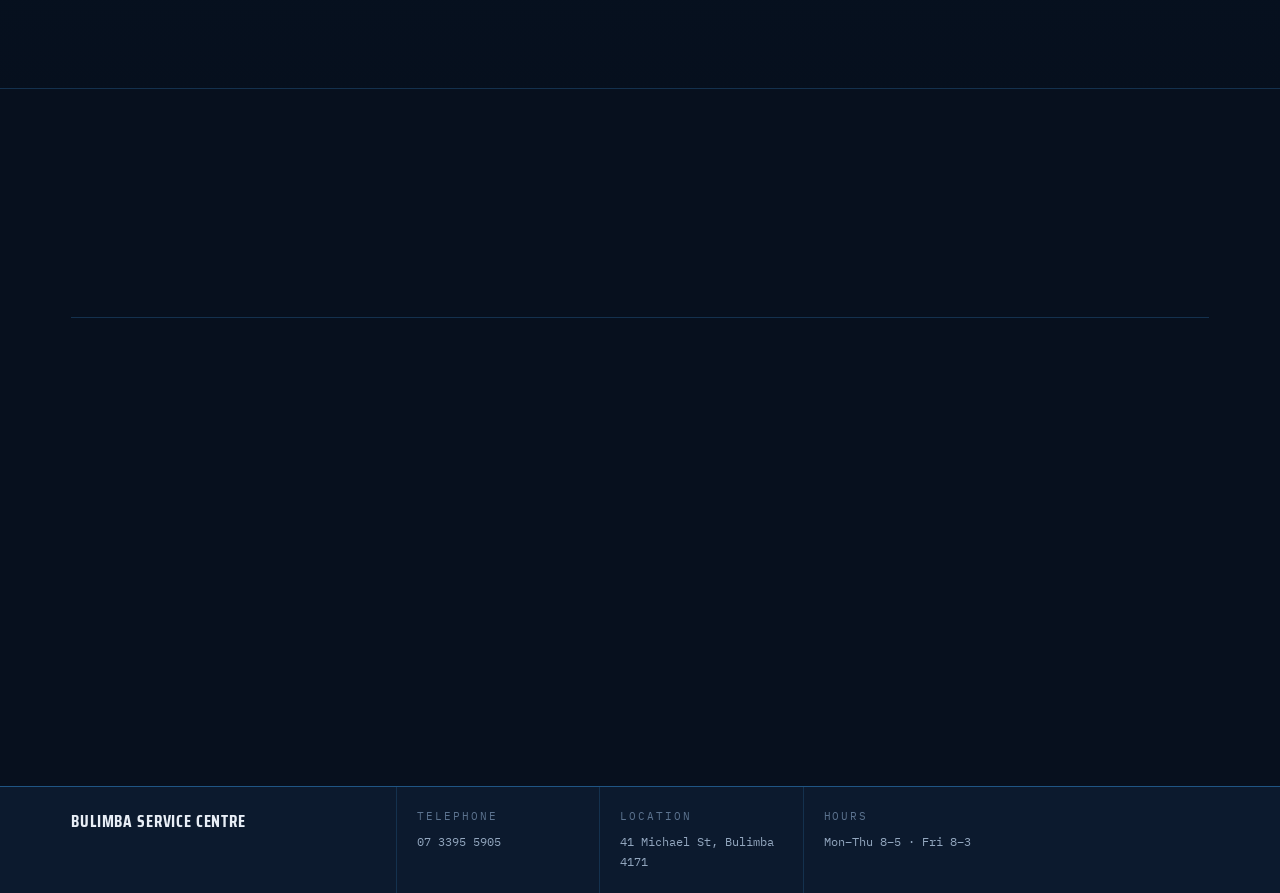
<file: versions/06-owners-gtr/index.html>
<!doctype html>
<html lang="en-AU">
<head>
<meta charset="utf-8">
<meta name="viewport" content="width=device-width, initial-scale=1">
<title>Bulimba Service Centre — A mechanic you can trust</title>
<meta name="description" content="Independent mechanical workshop at 41 Michael Street, Bulimba. Logbook servicing, diagnostics, brakes, clutch, cooling and pre-purchase inspections. Call 07 3395 5905.">

<script>document.documentElement.classList.add('js')</script>

<link rel="canonical" href="https://bulimbaservicecentre.com.au/">

<!-- How the link looks when it is shared in a message or on Facebook -->
<meta property="og:type" content="website">
<meta property="og:site_name" content="Bulimba Service Centre">
<meta property="og:title" content="Bulimba Service Centre — a mechanic you can trust">
<meta property="og:description" content="Independent servicing and repairs on Michael Street, Bulimba. Call 07 3395 5905.">
<meta property="og:url" content="https://bulimbaservicecentre.com.au/">
<meta property="og:image" content="https://bulimbaservicecentre.com.au/assets/img/hero-pitstop.jpg">
<meta property="og:image:width" content="1600">
<meta property="og:image:height" content="900">
<meta property="og:locale" content="en_AU">
<meta name="twitter:card" content="summary_large_image">

<link rel="icon" href="assets/img/favicon.svg" type="image/svg+xml">

<link rel="preconnect" href="https://fonts.googleapis.com">
<link rel="preconnect" href="https://fonts.gstatic.com" crossorigin>
<link href="https://fonts.googleapis.com/css2?family=Saira+Condensed:wght@500;600;700&family=IBM+Plex+Sans:wght@400;500;600&family=IBM+Plex+Mono:wght@400;500&display=swap" rel="stylesheet">
<link rel="stylesheet" href="assets/css/styles.css?v=20261006132924">
</head>
<body>

<div class="sheet-grid" aria-hidden="true"></div>

<header class="titleblock">
  <div class="shell titleblock__inner">
    <a class="mark" href="#top" aria-label="Bulimba Service Centre — home">
      <img src="assets/img/logo.png" alt="Bulimba Service Centre" width="374" height="176">
    </a>

    <nav class="nav" aria-label="Primary">
      <a href="#services">Services</a>
      <a href="#workshop">About</a>
      <a href="#visit">Contact</a>
    </nav>

    <a class="btn btn--call" href="tel:+61733955905">07 3395 5905</a>

    <button class="burger" type="button" aria-expanded="false" aria-controls="menu">
      <span class="burger__bars" aria-hidden="true"></span>
      <span class="u-visually-hidden">Menu</span>
    </button>
  </div>

  <nav class="menu" id="menu" aria-label="Primary, mobile" hidden>
    <a href="#services"><span class="anno">01</span> Services</a>
    <a href="#workshop"><span class="anno">02</span> About the workshop</a>
    <a href="#visit"><span class="anno">03</span> Visit &amp; contact</a>
  </nav>
</header>

<main id="top">

  <section class="hero hero--day">
    <div class="hero__bg" aria-hidden="true">
      <video class="hero__video" poster="assets/img/gtr-at-shop-poster.jpg" width="1920" height="1080"
             autoplay muted loop playsinline preload="auto" tabindex="-1">
        <source src="assets/video/gtr-at-shop.mp4" type="video/mp4">
      </video>
      <div class="hero__scrim"></div>
    </div>

    <div class="shell hero__inner">
      <div class="hero__copy" data-reveal>

        <h1>A mechanic<br>you can <em>trust</em></h1>

        <p class="hero__lede">
          Independent servicing and repairs on Michael Street.
          You speak to the person doing the work.
        </p>

        <div class="hero__actions">
          <a class="btn btn--call" href="tel:+61733955905">Call 07 3395 5905</a>
          <a class="btn btn--line" href="#services">See what we do</a>
        </div>

        <div class="dimline">
          <div class="dim">
            <span class="dim__key">Location</span>
            <span class="dim__val">41 Michael Street, Bulimba QLD 4171</span>
          </div>
          <div class="dim">
            <span class="dim__key">Open</span>
            <span class="dim__val">Mon–Thu 8:00–17:00 · Fri 8:00–15:00</span>
          </div>
          <div class="dim">
            <span class="dim__key">Email</span>
            <span class="dim__val"><a href="mailto:info@bulimbaservicecentre.com">info@bulimbaservicecentre.com</a></span>
          </div>
        </div>
      </div>

    </div>
  </section>

  <section class="section" id="services">
    <div class="shell">
      <header class="section__head" data-reveal>
        <h2>What we work on</h2>
        <p class="section__lede">
          Servicing, diagnostics and mechanical repairs, all done in-house.
        </p>
      </header>

      <div class="parts">
        <ol class="parts__list">
          <li data-reveal style="--i:1"><button type="button" class="part" data-item="01">
            <span class="part__no">01</span>
            <span class="part__body">
              <span class="part__name">Vehicle servicing</span>
              <span class="part__desc">Routine and logbook servicing, on schedule.</span>
            </span>
          </button></li>
          <li data-reveal style="--i:2"><button type="button" class="part" data-item="02">
            <span class="part__no">02</span>
            <span class="part__body">
              <span class="part__name">Diagnostics</span>
              <span class="part__desc">Scan-tool fault finding, to locate the actual cause.</span>
            </span>
          </button></li>
          <li data-reveal style="--i:3"><button type="button" class="part" data-item="03">
            <span class="part__no">03</span>
            <span class="part__body">
              <span class="part__name">Vehicle inspections</span>
              <span class="part__desc">A check over the whole car, top to bottom.</span>
            </span>
          </button></li>
          <li data-reveal style="--i:4"><button type="button" class="part" data-item="04">
            <span class="part__no">04</span>
            <span class="part__body">
              <span class="part__name">Pre-purchase inspections</span>
              <span class="part__desc">An independent look before you commit to a used car.</span>
            </span>
          </button></li>
          <li data-reveal style="--i:5"><button type="button" class="part" data-item="05">
            <span class="part__no">05</span>
            <span class="part__body">
              <span class="part__name">Clutch and brake repairs</span>
              <span class="part__desc">Pads, discs, clutches and hydraulics.</span>
            </span>
          </button></li>
          <li data-reveal style="--i:6"><button type="button" class="part" data-item="06">
            <span class="part__no">06</span>
            <span class="part__body">
              <span class="part__name">Cooling system repairs</span>
              <span class="part__desc">Radiators, hoses, thermostats and water pumps.</span>
            </span>
          </button></li>
          <li data-reveal style="--i:7"><button type="button" class="part" data-item="07">
            <span class="part__no">07</span>
            <span class="part__body">
              <span class="part__name">Battery replacements</span>
              <span class="part__desc">Testing and replacement.</span>
            </span>
          </button></li>
          <li data-reveal style="--i:8"><button type="button" class="part" data-item="08">
            <span class="part__no">08</span>
            <span class="part__body">
              <span class="part__name">Plus much more</span>
              <span class="part__desc">If it's mechanical, give us a call.</span>
            </span>
          </button></li>
        </ol>

        <figure class="parts__figure" data-reveal>
          <svg class="dw" viewBox="0 0 1600 900" role="img"
               aria-label="A sports car in side profile with numbered balloons marking the system each service works on">

            <image href="assets/img/profile.jpg" x="0" y="0" width="1600" height="900"
                   preserveAspectRatio="xMidYMid slice"/>

            <g class="dw__balloons">
              <g class="bl" data-item="06">
                <path class="bl__lead" d="M170 136 L176 548"/>
                <circle class="bl__dot" cx="176" cy="548" r="8"/>
                <circle class="bl__ring" cx="170" cy="90" r="46"/>
                <text class="bl__no" x="170" y="90">06</text>
              </g>
              <g class="bl" data-item="07">
                <path class="bl__lead" d="M330 136 L318 452"/>
                <circle class="bl__dot" cx="318" cy="452" r="8"/>
                <circle class="bl__ring" cx="330" cy="90" r="46"/>
                <text class="bl__no" x="330" y="90">07</text>
              </g>
              <g class="bl" data-item="02">
                <path class="bl__lead" d="M640 136 L694 372"/>
                <circle class="bl__dot" cx="694" cy="372" r="8"/>
                <circle class="bl__ring" cx="640" cy="90" r="46"/>
                <text class="bl__no" x="640" y="90">02</text>
              </g>
              <g class="bl" data-item="08">
                <path class="bl__lead" d="M880 136 L852 302"/>
                <circle class="bl__dot" cx="852" cy="302" r="8"/>
                <circle class="bl__ring" cx="880" cy="90" r="46"/>
                <text class="bl__no" x="880" y="90">08</text>
              </g>
              <g class="bl" data-item="01">
                <path class="bl__lead" d="M1150 136 L1118 422"/>
                <circle class="bl__dot" cx="1118" cy="422" r="8"/>
                <circle class="bl__ring" cx="1150" cy="90" r="46"/>
                <text class="bl__no" x="1150" y="90">01</text>
              </g>
              <g class="bl" data-item="05">
                <path class="bl__lead" d="M560 774 L372 652"/>
                <path class="bl__lead" d="M560 774 L1270 652"/>
                <circle class="bl__dot" cx="372" cy="652" r="8"/>
                <circle class="bl__dot" cx="1270" cy="652" r="8"/>
                <circle class="bl__ring" cx="560" cy="820" r="46"/>
                <text class="bl__no" x="560" y="820">05</text>
              </g>
              <g class="bl" data-item="03">
                <path class="bl__lead" d="M900 774 L884 638"/>
                <circle class="bl__dot" cx="884" cy="638" r="8"/>
                <circle class="bl__ring" cx="900" cy="820" r="46"/>
                <text class="bl__no" x="900" y="820">03</text>
              </g>
              <g class="bl" data-item="04">
                <path class="bl__lead" d="M1340 774 L1392 486"/>
                <circle class="bl__dot" cx="1392" cy="486" r="8"/>
                <circle class="bl__ring" cx="1340" cy="820" r="46"/>
                <text class="bl__no" x="1340" y="820">04</text>
              </g>
            </g>
          </svg>
          <div class="ps">
            <div class="ps__frame">
              <img class="ps__img" data-item="01" src="assets/img/engine.jpg" alt="A mid-mounted engine under a glass cover" width="1100" height="825" loading="lazy">
              <img class="ps__img" data-item="02" src="assets/img/diagnostics.jpg" alt="A diagnostic scan tool lit in a dark workshop" width="1100" height="825" loading="lazy">
              <img class="ps__img" data-item="03" src="assets/img/lowfront.jpg" alt="A sports car seen from a low front angle" width="1100" height="825" loading="lazy">
              <img class="ps__img" data-item="04" src="assets/img/underside.jpg" alt="The underside of a car raised on a workshop hoist" width="1200" height="900" loading="lazy">
              <img class="ps__img" data-item="05" src="assets/img/brakes.jpg" alt="A forged wheel over a drilled brake disc and caliper" width="1100" height="825" loading="lazy">
              <img class="ps__img" data-item="06" src="assets/img/cooling.jpg" alt="Radiator cooling fins in close up" width="1100" height="825" loading="lazy">
              <img class="ps__img" data-item="07" src="assets/img/battery.jpg" alt="A battery terminal clamp and cable" width="1100" height="825" loading="lazy">
              <img class="ps__img" data-item="08" src="assets/img/rear.jpg" alt="A sports car from a low rear angle" width="1100" height="825" loading="lazy">
            </div>
            <p class="ps__cap anno"><span class="ps__no">01</span> <span class="ps__txt">Vehicle servicing</span></p>
          </div>
        </figure>
      </div>
    </div>
  </section>

  <section class="section section--alt" id="workshop">
    <div class="shell">
      <div class="about">
        <div class="about__copy" data-reveal>
          <h2>Booked in<br>with the people<br>who do the work</h2>
          <p class="section__lede">
            Bulimba Service Centre is an independent workshop on Michael Street.
            Routine servicing, diagnostics and mechanical repairs for the cars
            people actually drive.
          </p>

          <dl class="creds">
            <div class="cred" data-reveal style="--i:1">
              <dt>Experienced mechanics</dt>
              <dd>Trained, qualified hands on every job.</dd>
            </div>
            <div class="cred" data-reveal style="--i:2">
              <dt>Quality service</dt>
              <dd>Done once, and done properly.</dd>
            </div>
            <div class="cred" data-reveal style="--i:3">
              <dt>Affordable prices</dt>
              <dd>Independent workshop rates.</dd>
            </div>
          </dl>
        </div>

        <div class="about__plates">
          <figure class="plate plate--tall" data-reveal style="--i:1">
            <video class="shot__media is-day" poster="assets/img/gtr-bay-poster.jpg" width="1280" height="720"
                   autoplay muted loop playsinline preload="metadata"
                   aria-label="The owner's red GT-R inside the workshop">
              <source src="assets/video/gtr-bay.mp4" type="video/mp4">
            </video>
          </figure>
          <figure class="plate" data-reveal style="--i:2">
            <video class="shot__media is-day" poster="assets/img/gtr-front-poster.jpg" width="1280" height="720"
                   autoplay muted loop playsinline preload="metadata"
                   aria-label="The owner's red GT-R parked outside the workshop">
              <source src="assets/video/gtr-front.mp4" type="video/mp4">
            </video>
          </figure>
        </div>
      </div>
    </div>
  </section>

  <section class="section" id="visit">
    <div class="shell">
      <header class="section__head" data-reveal>
        <h2>41 Michael Street, Bulimba</h2>
      </header>

      <div class="visit">
        <div class="visit__block" data-reveal style="--i:1">
          <p class="anno visit__label">Call the workshop</p>
          <a class="visit__phone" href="tel:+61733955905">07 3395 5905</a>
          <a class="btn btn--call visit__cta" href="tel:+61733955905">Call now</a>
          <p class="visit__alt">
            Or email any enquiries to<br>
            <a href="mailto:info@bulimbaservicecentre.com">info@bulimbaservicecentre.com</a>
          </p>
        </div>

        <div class="visit__block" data-reveal style="--i:2">
          <p class="anno visit__label">Opening hours</p>
          <table class="hours">
            <tbody>
              <tr><th scope="row">Mon</th><td>8:00 — 17:00</td></tr>
              <tr><th scope="row">Tue</th><td>8:00 — 17:00</td></tr>
              <tr><th scope="row">Wed</th><td>8:00 — 17:00</td></tr>
              <tr><th scope="row">Thu</th><td>8:00 — 17:00</td></tr>
              <tr><th scope="row">Fri</th><td>8:00 — 15:00</td></tr>
              <tr class="hours--shut"><th scope="row">Sat</th><td>Closed</td></tr>
              <tr class="hours--shut"><th scope="row">Sun</th><td>Closed</td></tr>
            </tbody>
          </table>
        </div>

        <div class="visit__block" data-reveal style="--i:3">
          <p class="anno visit__label">Find us</p>
          <address class="visit__addr">
            41 Michael Street<br>
            Bulimba QLD 4171<br>
            Brisbane, Australia
          </address>
          <a class="btn btn--line" target="_blank" rel="noopener"
             href="https://www.google.com/maps/search/?api=1&amp;query=41+Michael+Street+Bulimba+QLD+4171">
            Open in maps
          </a>
        </div>
      </div>
    </div>
  </section>

</main>

<footer class="tb">
  <div class="shell tb__inner">
    <div class="tb__cell tb__cell--name">
      <strong>Bulimba Service Centre</strong>
    </div>
    <div class="tb__cell">
      <span class="anno">Telephone</span>
      <a href="tel:+61733955905">07 3395 5905</a>
    </div>
    <div class="tb__cell">
      <span class="anno">Location</span>
      <span>41 Michael St, Bulimba 4171</span>
    </div>
    <div class="tb__cell">
      <span class="anno">Hours</span>
      <span>Mon–Thu 8–5 · Fri 8–3</span>
    </div>
  </div>
</footer>

<script src="assets/js/main.js?v=20261006132924" defer></script>

</body>
</html>
</file>
<file: assets/css/styles.css>
/* ============================================================
   Bulimba Service Centre — "Blueprint"
   The page is a drafting sheet: cyan linework on deep navy,
   annotated the way an engineering drawing is annotated.
   ============================================================ */

:root {
  /* Ink & paper */
  --ink:        #07101E;  /* the board */
  --navy:       #0C1A2E;  /* raised panel */
  --navy-soft:  #112440;  /* hover / inset */

  /* Linework */
  --cyan:       #35A7FF;  /* the drawn line — from their logo */
  --cyan-bright:#7FC9FF;  /* emphasis */
  --cyan-dim:   #1F5584;  /* construction lines */
  --cyan-ghost: #14314E;  /* grid */

  /* Lettering */
  --paper:      #E8EEF6;  /* drafting white */
  --paper-mute: #93A7BF;  /* secondary */
  --paper-faint:#5C738F;  /* annotation */

  /* The one warm thing on a cold sheet: the action */
  --amber:      #FFB547;
  --amber-deep: #C97F12;

  --rule: 1px solid var(--cyan-ghost);

  --shell: 1240px;
  --gutter: clamp(1rem, 4vw, 3.5rem);

  --display: "Saira Condensed", "Arial Narrow", sans-serif;
  --body: "IBM Plex Sans", ui-sans-serif, system-ui, sans-serif;
  --mono: "IBM Plex Mono", ui-monospace, "SF Mono", monospace;

  color-scheme: dark;
}

*, *::before, *::after { box-sizing: border-box; }

html { scroll-behavior: smooth; }
@media (prefers-reduced-motion: reduce) { html { scroll-behavior: auto; } }

body {
  margin: 0;
  background: var(--ink);
  color: var(--paper);
  font-family: var(--body);
  font-size: 1rem;
  line-height: 1.65;
  -webkit-font-smoothing: antialiased;
  overflow-x: hidden;
}

/* The drafting grid — fine 10px cells inside coarse 90px blocks */
.sheet-grid {
  position: fixed;
  inset: 0;
  pointer-events: none;
  z-index: 0;
  background-image:
    linear-gradient(var(--cyan-ghost) 1px, transparent 1px),
    linear-gradient(90deg, var(--cyan-ghost) 1px, transparent 1px),
    linear-gradient(rgba(20, 49, 78, .45) 1px, transparent 1px),
    linear-gradient(90deg, rgba(20, 49, 78, .45) 1px, transparent 1px);
  background-size: 90px 90px, 90px 90px, 10px 10px, 10px 10px;
  opacity: .5;
  mask-image: radial-gradient(ellipse 120% 90% at 50% 0%, #000 20%, transparent 85%);
}

/* ---------- Shared type ---------- */

h1, h2, h3 {
  font-family: var(--display);
  font-weight: 700;
  text-transform: uppercase;
  letter-spacing: 0.005em;
  line-height: 0.95;
  margin: 0;
}

a { color: inherit; }

:focus-visible {
  outline: 2px solid var(--amber);
  outline-offset: 3px;
}

/* The annotation voice — every number, label and spec on the sheet */
.anno {
  font-family: var(--mono);
  font-size: 0.6875rem;
  letter-spacing: 0.18em;
  text-transform: uppercase;
  color: var(--paper-faint);
}

.shell {
  width: 100%;
  max-width: var(--shell);
  margin-inline: auto;
  padding-inline: var(--gutter);
}

/* ---------- Title block (header) ---------- */

.titleblock {
  position: sticky;
  top: 0;
  z-index: 50;
  background: rgba(7, 16, 30, .82);
  backdrop-filter: blur(12px);
  border-bottom: var(--rule);
}

.titleblock__inner {
  display: flex;
  align-items: center;
  gap: clamp(1rem, 3vw, 2.5rem);
  min-height: 88px;
}

.mark {
  display: flex;
  align-items: center;
  text-decoration: none;
  margin-right: auto;
}

.mark img {
  display: block;
  width: auto;
  height: 58px;
}

@media (max-width: 520px) { .mark img { height: 46px; } }

.nav {
  display: flex;
  gap: clamp(1rem, 2.4vw, 2rem);
}

.nav a {
  font-family: var(--mono);
  font-size: 0.75rem;
  letter-spacing: 0.14em;
  text-transform: uppercase;
  color: var(--paper-mute);
  text-decoration: none;
  padding-block: 0.4rem;
  position: relative;
  transition: color .18s ease;
}

.nav a::after {
  content: "";
  position: absolute;
  left: 0; right: 0; bottom: 0;
  height: 1px;
  background: var(--cyan);
  transform: scaleX(0);
  transform-origin: left;
  transition: transform .22s ease;
}

.nav a:hover { color: var(--paper); }
.nav a:hover::after { transform: scaleX(1); }

@media (max-width: 860px) { .nav { display: none; } }

/* ---------- Buttons ---------- */

.btn {
  display: inline-flex;
  align-items: center;
  gap: 0.6rem;
  font-family: var(--mono);
  font-size: 0.75rem;
  font-weight: 500;
  letter-spacing: 0.14em;
  text-transform: uppercase;
  text-decoration: none;
  padding: 0.75rem 1.15rem;
  border: 1px solid transparent;
  white-space: nowrap;
  cursor: pointer;
  transition: background .18s ease, color .18s ease, border-color .18s ease;
}

.btn--call {
  background: var(--amber);
  color: #241503;
  font-weight: 600;
}
.btn--call:hover { background: #FFC976; }

.btn--line {
  border-color: var(--cyan-dim);
  color: var(--cyan-bright);
  background: transparent;
}
.btn--line:hover { border-color: var(--cyan); background: rgba(53, 167, 255, .08); }

/* ---------- Hero ---------- */

.hero {
  position: relative;
  z-index: 1;
  padding-block: clamp(3rem, 8vw, 6rem) clamp(3rem, 7vw, 5rem);
}

.hero__grid {
  display: grid;
  grid-template-columns: minmax(0, 0.92fr) minmax(0, 1.08fr);
  gap: clamp(2rem, 5vw, 4rem);
  align-items: center;
}

@media (max-width: 960px) {
  .hero__grid { grid-template-columns: 1fr; }
}

.hero__eyebrow {
  display: flex;
  align-items: center;
  gap: 0.75rem;
  margin-bottom: 1.5rem;
}

.hero__eyebrow::after {
  content: "";
  height: 1px;
  flex: 1;
  background: linear-gradient(90deg, var(--cyan-dim), transparent);
}

.hero h1 {
  font-size: clamp(2.9rem, 8.2vw, 5.75rem);
  line-height: 0.9;
  letter-spacing: -0.012em;
}

.hero h1 em {
  font-style: normal;
  color: var(--cyan);
}

.hero__lede {
  margin: 1.75rem 0 0;
  max-width: 44ch;
  color: var(--paper-mute);
  font-size: clamp(1rem, 1.6vw, 1.125rem);
}

.hero__actions {
  display: flex;
  flex-wrap: wrap;
  gap: 0.75rem;
  margin-top: 2.25rem;
}

/* Dimension line — annotates a fact the way a drawing annotates a length */
.dimline {
  margin-top: 2.75rem;
  display: grid;
  gap: 0.9rem;
  max-width: 30rem;
}

.dim {
  display: grid;
  grid-template-columns: 7.5rem 1fr;
  align-items: baseline;
  gap: 1rem;
  position: relative;
  padding-bottom: 0.9rem;
  border-bottom: 1px dashed var(--cyan-ghost);
}

.dim:last-child { border-bottom: 0; padding-bottom: 0; }

.dim__key {
  font-family: var(--mono);
  font-size: 0.6875rem;
  letter-spacing: 0.16em;
  text-transform: uppercase;
  color: var(--cyan-dim);
}

.dim__val {
  font-family: var(--mono);
  font-size: 0.8125rem;
  color: var(--paper);
  line-height: 1.5;
}

.dim__val a { text-decoration: none; border-bottom: 1px solid var(--cyan-dim); }
.dim__val a:hover { border-bottom-color: var(--cyan); color: var(--cyan-bright); }

/* ---------- General arrangement drawing (hero) ---------- */

.ga {
  width: 100%;
  height: auto;
  overflow: visible;
  fill: none;
  stroke-linecap: round;
  stroke-linejoin: round;
}

.ga__line {
  stroke: var(--cyan);
  stroke-width: 1.6;
  vector-effect: non-scaling-stroke;
  filter: drop-shadow(0 0 7px rgba(53, 167, 255, .3));
}

.ga__construction line {
  stroke: var(--cyan-dim);
  stroke-width: 1;
  stroke-dasharray: 2 7;
  opacity: .55;
  vector-effect: non-scaling-stroke;
}

.ga__ground line {
  stroke: var(--cyan-dim);
  stroke-width: 1;
  vector-effect: non-scaling-stroke;
  opacity: .75;
}

/* The sheet draws itself in on load */
.ga__line > * {
  stroke-dasharray: 1;
  stroke-dashoffset: 1;
  animation: draw 1.5s cubic-bezier(.65, 0, .35, 1) forwards;
}

.ga__line .d1 { animation-delay: .10s; animation-duration: 1.9s }
.ga__line .d2 { animation-delay: .60s }
.ga__line .d3 { animation-delay: .85s }
.ga__line .d4 { animation-delay: 1.05s; animation-duration: 1s }

@keyframes draw { to { stroke-dashoffset: 0 } }

@media (prefers-reduced-motion: reduce) {
  .ga__line > * { animation: none; stroke-dashoffset: 0; }
}

/* ---------- Section frame ---------- */

.section {
  position: relative;
  z-index: 1;
  padding-block: clamp(4rem, 9vw, 7.5rem);
  border-top: var(--rule);
}

.section--alt { background: linear-gradient(180deg, rgba(12, 26, 46, .72), rgba(7, 16, 30, .72)); }

.section__head { max-width: 46rem; margin-bottom: clamp(2.5rem, 5vw, 4rem); }

.section__head .anno { display: block; margin-bottom: 1.1rem; }

.section h2 {
  font-size: clamp(2rem, 4.6vw, 3.25rem);
  letter-spacing: -0.008em;
}

.section__lede {
  margin: 1.25rem 0 0;
  color: var(--paper-mute);
  max-width: 48ch;
  font-size: 1.0625rem;
}

/* ---------- Parts list + detail drawing ---------- */

.parts {
  display: grid;
  grid-template-columns: minmax(0, 1fr) minmax(0, 1.05fr);
  gap: clamp(2rem, 5vw, 4.5rem);
  align-items: start;
}

@media (max-width: 1000px) {
  .parts { grid-template-columns: 1fr; }
}

.parts__list {
  list-style: none;
  margin: 0;
  padding: 0;
  border-top: var(--rule);
}

.part {
  width: 100%;
  display: grid;
  grid-template-columns: 3.25rem 1fr;
  gap: 1rem;
  align-items: baseline;
  text-align: left;
  background: transparent;
  border: 0;
  border-bottom: var(--rule);
  padding: 1.05rem 0.9rem 1.05rem 0;
  cursor: pointer;
  color: inherit;
  font: inherit;
  transition: background .18s ease, padding-left .18s ease;
}

.part:hover, .part.is-active {
  background: rgba(53, 167, 255, .07);
  padding-left: 0.9rem;
}

.part__no {
  font-family: var(--mono);
  font-size: 0.75rem;
  letter-spacing: 0.1em;
  color: var(--cyan-dim);
  transition: color .18s ease;
}

.part:hover .part__no, .part.is-active .part__no { color: var(--cyan); }

.part__body { display: block; }

.part__name {
  display: block;
  font-family: var(--display);
  font-weight: 600;
  text-transform: uppercase;
  font-size: 1.25rem;
  letter-spacing: 0.015em;
  line-height: 1.15;
}

.part__desc {
  display: block;
  margin-top: 0.3rem;
  color: var(--paper-mute);
  font-size: 0.9375rem;
  line-height: 1.5;
}

.parts__figure { margin: 0; position: sticky; top: 104px; }

@media (max-width: 1000px) {
  .parts__figure { position: static; order: -1; margin-bottom: 2rem; }
}

.parts__figure figcaption { margin-top: 0.9rem; }

/* ---------- Detail drawing ---------- */

.dw {
  width: 100%;
  height: auto;
  fill: none;
  stroke-linecap: round;
  stroke-linejoin: round;
}

.dw__car {
  stroke: var(--cyan-dim);
  stroke-width: 1.4;
  vector-effect: non-scaling-stroke;
}

.bl { cursor: default; }

.bl__lead {
  stroke: var(--cyan-dim);
  stroke-width: 1;
  stroke-dasharray: 3 5;
  vector-effect: non-scaling-stroke;
  opacity: .45;
  transition: opacity .2s ease, stroke .2s ease;
}

.bl__dot {
  fill: var(--cyan-dim);
  stroke: none;
  opacity: .5;
  transition: fill .2s ease, opacity .2s ease;
}

.bl__ring {
  stroke: var(--cyan-dim);
  stroke-width: 1.3;
  fill: var(--ink);
  vector-effect: non-scaling-stroke;
  transition: stroke .2s ease, fill .2s ease;
}

.bl__no {
  fill: var(--paper-faint);
  font-family: var(--mono);
  font-size: 15px;
  letter-spacing: 0.04em;
  text-anchor: middle;
  dominant-baseline: central;
  transition: fill .2s ease;
}

.bl.is-active .bl__lead { opacity: 1; stroke: var(--cyan); }
.bl.is-active .bl__dot { fill: var(--cyan); opacity: 1; }
.bl.is-active .bl__ring { stroke: var(--cyan); fill: rgba(53, 167, 255, .12); }
.bl.is-active .bl__no { fill: var(--cyan-bright); }


@media (prefers-reduced-motion: reduce) {
  .bl__lead, .bl__dot, .bl__ring, .bl__no, .dw__car, .part { transition: none; }
}

/* ---------- About ---------- */

.about {
  display: grid;
  grid-template-columns: minmax(0, 1fr) minmax(0, 1fr);
  gap: clamp(2rem, 5vw, 4.5rem);
  align-items: center;
}

@media (max-width: 940px) { .about { grid-template-columns: 1fr; } }

.about h2 { font-size: clamp(1.9rem, 4vw, 3rem); margin-top: 1.1rem; }

.creds { margin: 2.75rem 0 0; display: grid; gap: 0; border-top: var(--rule); }

.cred {
  display: grid;
  grid-template-columns: minmax(0, 1fr) minmax(0, 1.1fr);
  gap: 1rem;
  padding-block: 1rem;
  border-bottom: var(--rule);
}

.cred dt {
  font-family: var(--display);
  font-weight: 600;
  text-transform: uppercase;
  letter-spacing: 0.02em;
  font-size: 1.0625rem;
  color: var(--cyan-bright);
}

.cred dd { margin: 0; color: var(--paper-mute); font-size: 0.9375rem; }

.about__plates { display: grid; gap: 1rem; }

.plate { margin: 0; }

.plate img {
  display: block;
  width: 100%;
  height: auto;
  border: 1px solid var(--cyan-ghost);
  filter: saturate(.8) contrast(1.05);
}

.plate--tall img { aspect-ratio: 16 / 10; object-fit: cover; }
.plate:not(.plate--tall) img { aspect-ratio: 16 / 7; object-fit: cover; }

.plate figcaption { margin-top: 0.6rem; }

/* ---------- Visit ---------- */

.visit {
  display: grid;
  grid-template-columns: repeat(3, minmax(0, 1fr));
  gap: clamp(1.5rem, 4vw, 3.5rem);
  border-top: var(--rule);
  padding-top: clamp(2rem, 4vw, 3rem);
}

@media (max-width: 880px) { .visit { grid-template-columns: 1fr; } }

.visit__label { display: block; margin-bottom: 1.1rem; color: var(--cyan-dim); }

.visit__phone {
  display: block;
  font-family: var(--display);
  font-weight: 700;
  text-transform: uppercase;
  font-size: clamp(2rem, 4.4vw, 3rem);
  letter-spacing: -0.01em;
  line-height: 1;
  text-decoration: none;
  color: var(--paper);
  transition: color .18s ease;
}

.visit__phone:hover { color: var(--cyan); }
.visit__cta { margin-top: 1.5rem; }

.hours { width: 100%; border-collapse: collapse; font-family: var(--mono); font-size: 0.8125rem; }

.hours th, .hours td {
  text-align: left;
  padding: 0.45rem 0;
  border-bottom: 1px dashed var(--cyan-ghost);
  font-weight: 400;
}

.hours th { color: var(--cyan-dim); text-transform: uppercase; letter-spacing: 0.14em; width: 4.5rem; }
.hours td { color: var(--paper); }
.hours--shut td, .hours--shut th { color: var(--paper-faint); }

.visit__addr {
  font-family: var(--mono);
  font-size: 0.875rem;
  font-style: normal;
  line-height: 1.8;
  color: var(--paper);
  margin-bottom: 1.5rem;
}

.visit__email { margin: 1.25rem 0 0; font-family: var(--mono); font-size: 0.8125rem; }
.visit__email a { color: var(--paper-mute); text-decoration: none; border-bottom: 1px solid var(--cyan-ghost); }
.visit__email a:hover { color: var(--cyan-bright); border-bottom-color: var(--cyan); }

/* ---------- Title block (footer) ---------- */

.tb {
  position: relative;
  z-index: 1;
  border-top: 1px solid var(--cyan-dim);
  background: var(--navy);
}

.tb__inner {
  display: grid;
  grid-template-columns: 1.6fr repeat(4, 1fr);
}

@media (max-width: 880px) { .tb__inner { grid-template-columns: 1fr 1fr; } }

.tb__cell {
  padding: 1.25rem 1.25rem 1.35rem;
  border-left: 1px solid var(--cyan-ghost);
  display: grid;
  gap: 0.45rem;
  align-content: start;
  font-family: var(--mono);
  font-size: 0.75rem;
  color: var(--paper-mute);
  min-height: 86px;
}

.tb__cell:first-child { border-left: 0; padding-left: 0; }

.tb__cell a { text-decoration: none; }
.tb__cell a:hover { color: var(--cyan-bright); }

.tb__cell--name strong {
  font-family: var(--display);
  font-weight: 700;
  text-transform: uppercase;
  font-size: 1.0625rem;
  letter-spacing: 0.05em;
  color: var(--paper);
}

/* ---------- Plate that swaps with the selected item ---------- */

.ps { margin-top: 1.75rem; }

.ps__frame {
  position: relative;
  aspect-ratio: 16 / 9;
  border: 1px solid var(--cyan-ghost);
  overflow: hidden;
  background: var(--navy);
}

.ps__img {
  position: absolute;
  inset: 0;
  width: 100%;
  height: 100%;
  object-fit: cover;
  opacity: 0;
  transform: scale(1.04);
  transition: opacity .45s ease, transform .7s ease;
  filter: saturate(.78) contrast(1.06);
}

.ps__img.is-shown { opacity: 1; transform: scale(1); }

.ps__cap {
  display: flex;
  gap: 0.75rem;
  margin: 0.85rem 0 0;
  align-items: baseline;
}

.ps__no { color: var(--cyan); }
.ps__txt { color: var(--paper-mute); }

@media (prefers-reduced-motion: reduce) {
  .ps__img { transition: none; transform: none; }
  .ps__img.is-shown { transform: none; }
}

@media (max-width: 560px) {
  .cred { grid-template-columns: 1fr; gap: 0.3rem; }
  .cred dt { font-size: 1rem; }
}

/* ---------- Photographic plates ---------- */

.shot { margin: 0; }

.shot img {
  display: block;
  width: 100%;
  height: auto;
  border: 1px solid var(--cyan-ghost);
}

.shot--hero img { aspect-ratio: 16 / 10; object-fit: cover; }

.shot figcaption { margin-top: 0.75rem; }

/* The detail diagram now sits over a photograph, so the balloon geometry is
   expressed in the picture's 1600x900 space rather than drawing units. */
.dw image { opacity: .96; }

.dw .bl__lead { stroke-width: 1.5; }
.dw .bl__ring { stroke-width: 2; fill: rgba(7, 16, 30, .82); }
.dw .bl__no { font-size: 34px; }
.dw .bl__dot { stroke: var(--ink); stroke-width: 2; }

.dw .bl.is-active .bl__ring { fill: rgba(7, 16, 30, .92); }

/* ============================================================
   Mobile
   ============================================================ */

.u-visually-hidden {
  position: absolute;
  width: 1px; height: 1px;
  margin: -1px; padding: 0;
  overflow: hidden;
  clip-path: inset(50%);
  white-space: nowrap;
}

/* ---------- Menu ---------- */

.burger {
  display: none;
  width: 46px;
  height: 46px;
  flex: none;
  align-items: center;
  justify-content: center;
  background: transparent;
  border: 1px solid var(--cyan-ghost);
  cursor: pointer;
  padding: 0;
  transition: border-color .18s ease, background .18s ease;
}

.burger:hover { border-color: var(--cyan-dim); background: rgba(53, 167, 255, .06); }

.burger__bars,
.burger__bars::before,
.burger__bars::after {
  display: block;
  width: 18px;
  height: 1.5px;
  background: var(--cyan-bright);
  transition: transform .22s ease, opacity .18s ease;
}

.burger__bars { position: relative; }
.burger__bars::before, .burger__bars::after { content: ""; position: absolute; left: 0; }
.burger__bars::before { top: -6px; }
.burger__bars::after  { top: 6px; }

.burger[aria-expanded="true"] .burger__bars { background: transparent; }
.burger[aria-expanded="true"] .burger__bars::before { transform: translateY(6px) rotate(45deg); }
.burger[aria-expanded="true"] .burger__bars::after  { transform: translateY(-6px) rotate(-45deg); }

.menu {
  border-top: var(--rule);
  background: rgba(7, 16, 30, .97);
  backdrop-filter: blur(12px);
  padding: 0 var(--gutter) 0.75rem;
}

.menu[hidden] { display: none; }

.menu a {
  display: flex;
  align-items: baseline;
  gap: 0.9rem;
  min-height: 56px;
  padding: 1rem 0;
  border-bottom: 1px dashed var(--cyan-ghost);
  font-family: var(--display);
  font-weight: 600;
  text-transform: uppercase;
  letter-spacing: 0.02em;
  font-size: 1.125rem;
  text-decoration: none;
  color: var(--paper);
}

.menu a:last-child { border-bottom: 0; }
.menu a:active { color: var(--cyan-bright); }
.menu .anno { color: var(--cyan-dim); }

@media (max-width: 860px) {
  .burger { display: inline-flex; }
}

@media (prefers-reduced-motion: reduce) {
  .burger__bars, .burger__bars::before, .burger__bars::after { transition: none; }
}

/* ---------- Phone and small-tablet layout ---------- */

@media (max-width: 860px) {
  .titleblock__inner { min-height: 76px; gap: 0.75rem; }
  .mark img { height: 50px; }
}

@media (max-width: 560px) {
  /* Label/value rows read better stacked than squeezed into two columns */
  .dim { grid-template-columns: 1fr; gap: 0.3rem; }
  .dim__key { font-size: 0.625rem; }

  .mark img { height: 42px; }
  .titleblock__inner { min-height: 68px; }
  .titleblock .btn--call { padding: 0.65rem 0.8rem; font-size: 0.6875rem; letter-spacing: 0.08em; }

  .hero { padding-block: 2.5rem 3rem; }
  .hero__actions .btn { flex: 1 1 100%; justify-content: center; }

  .visit__block { border-top: 1px dashed var(--cyan-ghost); padding-top: 1.5rem; }
  .visit__block:first-child { border-top: 0; padding-top: 0; }

  .tb__inner { grid-template-columns: 1fr; }
  .tb__cell { border-left: 0; border-top: 1px solid var(--cyan-ghost); padding-inline: 0; min-height: 0; }
  .tb__cell:first-child { border-top: 0; }
}

/* The annotated diagram is rendered in the photograph's 1600x900 space, so the
   balloons have to grow as the picture shrinks or they become unreadable. */
@media (max-width: 1000px) {
  .dw .bl__ring { r: 58px; stroke-width: 2.5; }
  .dw .bl__no { font-size: 44px; }
  .dw .bl__dot { r: 10px; }
  .dw .bl__lead { stroke-width: 2; }
}

@media (max-width: 700px) {
  .dw .bl__ring { r: 64px; stroke-width: 3; }
  .dw .bl__no { font-size: 50px; }
  .dw .bl__dot { r: 13px; }
  .dw .bl__lead { stroke-width: 2.5; stroke-dasharray: 6 8; }
}

/* ---------- Services on phones ----------
   The car and its photograph pin to the top of the screen while the list
   scrolls underneath, so the full-size image still changes with the service
   you are reading — the same payoff hovering gives on a desktop. */

@media (max-width: 1000px) {
  .parts__figure {
    position: sticky;
    top: 68px;
    z-index: 2;
    order: -1;
    margin-bottom: 1.25rem;
    padding-bottom: 0.85rem;
    background: var(--ink);
    box-shadow: 0 14px 22px -14px rgba(7, 16, 30, .95);
  }

  .section--alt .parts__figure { background: transparent; }

  /* The drawing's own caption is desktop detail; the plate carries its own. */
  .parts__figure > figcaption { display: none; }

  .ps { display: block; margin-top: 0.7rem; }

  .part { padding-block: 0.95rem; }
  .part__name { font-size: 1.125rem; }
  .part__desc { font-size: 0.875rem; }
}

/* Short screens cannot carry both, so the photograph wins over the diagram. */
@media (max-width: 1000px) and (max-height: 760px) {
  .dw { display: none; }
  .ps { margin-top: 0; }
}

/* ============================================================
   Scroll motion
   Content settles into place as it comes into view, and lifts back out
   when it leaves, so scrolling either direction feels continuous rather
   than like a series of jumps. Only applied when JS can undo it.
   ============================================================ */

.js [data-reveal] {
  opacity: 0;
  transform: translate3d(0, 22px, 0);
  transition:
    opacity .62s cubic-bezier(.22, .61, .36, 1),
    transform .72s cubic-bezier(.22, .61, .36, 1);
  transition-delay: calc(var(--i, 0) * 55ms);
  will-change: opacity, transform;
}

.js [data-reveal].is-in {
  opacity: 1;
  transform: none;
}

/* Figures travel a little further and a little slower — they carry more weight */
.js .hero__figure[data-reveal],
.js .parts__figure[data-reveal],
.js .plate[data-reveal] {
  transform: translate3d(0, 34px, 0) scale(.985);
  transition-duration: .8s, .9s;
}

.js .hero__figure[data-reveal].is-in,
.js .parts__figure[data-reveal].is-in,
.js .plate[data-reveal].is-in {
  transform: none;
}

/* Once an element has had its entrance, drop the compositing hint */
.js [data-reveal].is-settled { will-change: auto; }

/* The header earns a harder edge once the page is no longer at the top */
.titleblock { transition: border-color .3s ease, background .3s ease; }
.titleblock.is-stuck {
  border-bottom-color: var(--cyan-dim);
  background: rgba(7, 16, 30, .94);
}

/* On phones the service list follows the scroll rather than waiting for taps */
@media (max-width: 1000px) {
  .part { transition: background .32s ease, padding-left .32s ease; }
}

@media (prefers-reduced-motion: reduce) {
  .js [data-reveal] {
    opacity: 1;
    transform: none;
    transition: none;
  }
  .titleblock { transition: none; }
}

/* Pinned space is tight on a phone, so the plate's label sits on the picture */
@media (max-width: 1000px) {
  .ps__frame { position: relative; }

  .ps__cap {
    position: absolute;
    left: 0; right: 0; bottom: 0;
    margin: 0;
    padding: 2.2rem 0.9rem 0.7rem;
    background: linear-gradient(to top, rgba(7, 16, 30, .92) 30%, transparent);
    pointer-events: none;
  }

  .ps__txt { color: var(--paper); }
}

/* ---------- Moving plates ----------
   Videos inherit the still plates' framing exactly, so the poster and the clip
   occupy the same box and nothing shifts when playback starts. */

.shot__media,
.plate .shot__media {
  display: block;
  width: 100%;
  height: auto;
  border: 1px solid var(--cyan-ghost);
  background: var(--navy);
  object-fit: cover;
}

.shot--hero .shot__media { aspect-ratio: 16 / 10; }
.plate--tall .shot__media { aspect-ratio: 16 / 10; }

/* Nothing here depends on the clip arriving — the poster carries the frame */

/* ============================================================
   Sheet 01 — full-bleed background film
   The clip runs behind the whole opening. A scrim keeps the type
   legible over whatever frame happens to be on screen, and the
   drafting grid stays laid over the footage so the sheet reads
   as a sheet rather than as a stock video header.
   ============================================================ */

.hero {
  position: relative;
  isolation: isolate;
  display: grid;
  align-items: center;
  min-height: clamp(580px, 88vh, 900px);
  overflow: hidden;
  padding-block: clamp(3rem, 7vw, 5rem);
}

.hero__bg {
  position: absolute;
  inset: 0;
  z-index: -1;
  background: var(--ink);
}

.hero__video {
  width: 100%;
  height: 100%;
  object-fit: cover;
  display: block;
}

.hero__scrim {
  position: absolute;
  inset: 0;
  /* Holds the type side back without blacking the film out — the picture has
     to stay visible behind the words, not just beside them. */
  background:
    linear-gradient(180deg,
      rgba(7, 16, 30, .26) 0%,
      rgba(7, 16, 30, 0) 30%,
      rgba(7, 16, 30, 0) 54%,
      rgba(7, 16, 30, .70) 86%,
      var(--ink) 100%),
    linear-gradient(90deg,
      rgba(7, 16, 30, .70) 0%,
      rgba(7, 16, 30, .54) 36%,
      rgba(7, 16, 30, .16) 68%,
      rgba(7, 16, 30, .34) 100%);
}

/* the sheet grid, carried over the footage */
.hero__scrim::after {
  content: "";
  position: absolute;
  inset: 0;
  background-image:
    linear-gradient(var(--cyan-ghost) 1px, transparent 1px),
    linear-gradient(90deg, var(--cyan-ghost) 1px, transparent 1px);
  background-size: 120px 120px, 120px 120px;
  /* Barely there over the footage — enough to say "sheet", not enough to
     sit on top of the car. */
  opacity: .22;
  mask-image: radial-gradient(ellipse 85% 80% at 18% 42%, #000 10%, transparent 70%);
}

.hero__inner { position: relative; z-index: 1; }

.hero__copy {
  max-width: 36rem;
  /* legible over whatever frame happens to be behind it */
  text-shadow: 0 1px 2px rgba(7, 16, 30, .55), 0 6px 30px rgba(7, 16, 30, .8);
}

@media (max-width: 860px) {
  /* Stretching a 16:9 frame over a portrait hero crops away most of the car,
     so instead the film keeps its own shape as a band across the top and the
     words ride over its lower half. Overlapped like the desktop, but nothing
     is cut off. */
  .hero {
    display: block;
    position: relative;
    min-height: 0;
    padding-block: 0 clamp(3rem, 10vw, 4.5rem);
  }

  .hero__bg {
    inset: 0 0 auto 0;      /* a band at the top, not the whole section */
    height: auto;
    aspect-ratio: 16 / 9;
  }

  .hero__video { height: 100%; }

  /* 56.25vw is the band's height; start the type a third of the way down it
     so the headline genuinely sits on the film rather than beneath it */
  .hero__inner { padding-top: 19vw; }

  /* clear at the top so the car reads, solid by the time the words arrive */
  .hero__scrim {
    background: linear-gradient(180deg,
      rgba(7, 16, 30, .22) 0%,
      rgba(7, 16, 30, .02) 22%,
      rgba(7, 16, 30, .34) 44%,
      rgba(7, 16, 30, .70) 68%,
      rgba(7, 16, 30, .93) 88%,
      var(--ink) 100%);
  }

  .hero__scrim::after { display: none; }

  .hero__copy { max-width: none; }

  /* sitting on the film now, so it needs more than the faint annotation grey */
  .hero__eyebrow { color: var(--paper-mute); }
  .hero__eyebrow::after { background: linear-gradient(90deg, var(--cyan-dim), transparent); }
}

/* ---------- Hero as a photograph ----------
   Used by the version built on the owner's own photos. A still would sit
   dead next to the filmed versions, so it drifts very slowly instead. */

.hero__still {
  width: 100%;
  height: 100%;
  object-fit: cover;
  display: block;
  animation: heroDrift 30s ease-in-out infinite alternate;
}

@keyframes heroDrift {
  from { transform: scale(1.05) translate3d(0, 0, 0) }
  to   { transform: scale(1.13) translate3d(-1.6%, -1.2%, 0) }
}

/* Phone photos are 4:3, so the band follows the picture rather than cropping it */
@media (max-width: 860px) {
  .hero--photo .hero__bg { aspect-ratio: 4 / 3; }
  .hero--photo .hero__inner { padding-top: 41vw; }
}

@media (prefers-reduced-motion: reduce) {
  .hero__still { animation: none; transform: scale(1.05); }
}

/* ---------- Daylight footage ----------
   The owner's own photographs are bright Brisbane daylight, where the rest of
   the page is a night workshop. Grading them down lets them sit in the same
   world and gives the type over them something to hold onto. */

.hero--day .hero__video,
.hero--day .hero__still { filter: brightness(.58) saturate(.88) contrast(1.1); }
.hero--day .hero__scrim {
  background:
    linear-gradient(180deg,
      rgba(7, 16, 30, .34) 0%,
      rgba(7, 16, 30, .06) 30%,
      rgba(7, 16, 30, .10) 54%,
      rgba(7, 16, 30, .74) 86%,
      var(--ink) 100%),
    linear-gradient(90deg,
      rgba(7, 16, 30, .74) 0%,
      rgba(7, 16, 30, .58) 36%,
      rgba(7, 16, 30, .20) 68%,
      rgba(7, 16, 30, .38) 100%);
}
.plate .shot__media.is-day,
.plate img.is-day { filter: saturate(.84) contrast(1.06) brightness(.82); }

/* Plates and shots stay a positioning context for anything laid over them. */
.plate, .shot { position: relative; }


/* Peter would rather have email than a chat widget nobody reads, so the
   address sits with the phone number as an equal way in. */
.visit__alt {
  margin: 1.4rem 0 0;
  font-family: var(--mono);
  font-size: 0.8125rem;
  line-height: 1.7;
  color: var(--paper-mute);
}

.visit__alt a {
  color: var(--paper);
  text-decoration: none;
  border-bottom: 1px solid var(--cyan-dim);
}

.visit__alt a:hover { color: var(--cyan-bright); border-bottom-color: var(--cyan); }
</file>
<file: versions/01-studio-hero/assets/css/styles.css>
/* ============================================================
   Bulimba Service Centre — "Blueprint"
   The page is a drafting sheet: cyan linework on deep navy,
   annotated the way an engineering drawing is annotated.
   ============================================================ */

:root {
  /* Ink & paper */
  --ink:        #07101E;  /* the board */
  --navy:       #0C1A2E;  /* raised panel */
  --navy-soft:  #112440;  /* hover / inset */

  /* Linework */
  --cyan:       #35A7FF;  /* the drawn line — from their logo */
  --cyan-bright:#7FC9FF;  /* emphasis */
  --cyan-dim:   #1F5584;  /* construction lines */
  --cyan-ghost: #14314E;  /* grid */

  /* Lettering */
  --paper:      #E8EEF6;  /* drafting white */
  --paper-mute: #93A7BF;  /* secondary */
  --paper-faint:#5C738F;  /* annotation */

  /* The one warm thing on a cold sheet: the action */
  --amber:      #FFB547;
  --amber-deep: #C97F12;

  --rule: 1px solid var(--cyan-ghost);

  --shell: 1240px;
  --gutter: clamp(1rem, 4vw, 3.5rem);

  --display: "Saira Condensed", "Arial Narrow", sans-serif;
  --body: "IBM Plex Sans", ui-sans-serif, system-ui, sans-serif;
  --mono: "IBM Plex Mono", ui-monospace, "SF Mono", monospace;

  color-scheme: dark;
}

*, *::before, *::after { box-sizing: border-box; }

html { scroll-behavior: smooth; }
@media (prefers-reduced-motion: reduce) { html { scroll-behavior: auto; } }

body {
  margin: 0;
  background: var(--ink);
  color: var(--paper);
  font-family: var(--body);
  font-size: 1rem;
  line-height: 1.65;
  -webkit-font-smoothing: antialiased;
  overflow-x: hidden;
}

/* The drafting grid — fine 10px cells inside coarse 90px blocks */
.sheet-grid {
  position: fixed;
  inset: 0;
  pointer-events: none;
  z-index: 0;
  background-image:
    linear-gradient(var(--cyan-ghost) 1px, transparent 1px),
    linear-gradient(90deg, var(--cyan-ghost) 1px, transparent 1px),
    linear-gradient(rgba(20, 49, 78, .45) 1px, transparent 1px),
    linear-gradient(90deg, rgba(20, 49, 78, .45) 1px, transparent 1px);
  background-size: 90px 90px, 90px 90px, 10px 10px, 10px 10px;
  opacity: .5;
  mask-image: radial-gradient(ellipse 120% 90% at 50% 0%, #000 20%, transparent 85%);
}

/* ---------- Shared type ---------- */

h1, h2, h3 {
  font-family: var(--display);
  font-weight: 700;
  text-transform: uppercase;
  letter-spacing: 0.005em;
  line-height: 0.95;
  margin: 0;
}

a { color: inherit; }

:focus-visible {
  outline: 2px solid var(--amber);
  outline-offset: 3px;
}

/* The annotation voice — every number, label and spec on the sheet */
.anno {
  font-family: var(--mono);
  font-size: 0.6875rem;
  letter-spacing: 0.18em;
  text-transform: uppercase;
  color: var(--paper-faint);
}

.shell {
  width: 100%;
  max-width: var(--shell);
  margin-inline: auto;
  padding-inline: var(--gutter);
}

/* ---------- Title block (header) ---------- */

.titleblock {
  position: sticky;
  top: 0;
  z-index: 50;
  background: rgba(7, 16, 30, .82);
  backdrop-filter: blur(12px);
  border-bottom: var(--rule);
}

.titleblock__inner {
  display: flex;
  align-items: center;
  gap: clamp(1rem, 3vw, 2.5rem);
  min-height: 88px;
}

.mark {
  display: flex;
  align-items: center;
  text-decoration: none;
  margin-right: auto;
}

.mark img {
  display: block;
  width: auto;
  height: 58px;
}

@media (max-width: 520px) { .mark img { height: 46px; } }

.nav {
  display: flex;
  gap: clamp(1rem, 2.4vw, 2rem);
}

.nav a {
  font-family: var(--mono);
  font-size: 0.75rem;
  letter-spacing: 0.14em;
  text-transform: uppercase;
  color: var(--paper-mute);
  text-decoration: none;
  padding-block: 0.4rem;
  position: relative;
  transition: color .18s ease;
}

.nav a::after {
  content: "";
  position: absolute;
  left: 0; right: 0; bottom: 0;
  height: 1px;
  background: var(--cyan);
  transform: scaleX(0);
  transform-origin: left;
  transition: transform .22s ease;
}

.nav a:hover { color: var(--paper); }
.nav a:hover::after { transform: scaleX(1); }

@media (max-width: 860px) { .nav { display: none; } }

/* ---------- Buttons ---------- */

.btn {
  display: inline-flex;
  align-items: center;
  gap: 0.6rem;
  font-family: var(--mono);
  font-size: 0.75rem;
  font-weight: 500;
  letter-spacing: 0.14em;
  text-transform: uppercase;
  text-decoration: none;
  padding: 0.75rem 1.15rem;
  border: 1px solid transparent;
  white-space: nowrap;
  cursor: pointer;
  transition: background .18s ease, color .18s ease, border-color .18s ease;
}

.btn--call {
  background: var(--amber);
  color: #241503;
  font-weight: 600;
}
.btn--call:hover { background: #FFC976; }

.btn--line {
  border-color: var(--cyan-dim);
  color: var(--cyan-bright);
  background: transparent;
}
.btn--line:hover { border-color: var(--cyan); background: rgba(53, 167, 255, .08); }

/* ---------- Hero ---------- */

.hero {
  position: relative;
  z-index: 1;
  padding-block: clamp(3rem, 8vw, 6rem) clamp(3rem, 7vw, 5rem);
}

.hero__grid {
  display: grid;
  grid-template-columns: minmax(0, 0.92fr) minmax(0, 1.08fr);
  gap: clamp(2rem, 5vw, 4rem);
  align-items: center;
}

@media (max-width: 960px) {
  .hero__grid { grid-template-columns: 1fr; }
}

.hero__eyebrow {
  display: flex;
  align-items: center;
  gap: 0.75rem;
  margin-bottom: 1.5rem;
}

.hero__eyebrow::after {
  content: "";
  height: 1px;
  flex: 1;
  background: linear-gradient(90deg, var(--cyan-dim), transparent);
}

.hero h1 {
  font-size: clamp(2.9rem, 8.2vw, 5.75rem);
  line-height: 0.9;
  letter-spacing: -0.012em;
}

.hero h1 em {
  font-style: normal;
  color: var(--cyan);
}

.hero__lede {
  margin: 1.75rem 0 0;
  max-width: 44ch;
  color: var(--paper-mute);
  font-size: clamp(1rem, 1.6vw, 1.125rem);
}

.hero__actions {
  display: flex;
  flex-wrap: wrap;
  gap: 0.75rem;
  margin-top: 2.25rem;
}

/* Dimension line — annotates a fact the way a drawing annotates a length */
.dimline {
  margin-top: 2.75rem;
  display: grid;
  gap: 0.9rem;
  max-width: 30rem;
}

.dim {
  display: grid;
  grid-template-columns: 7.5rem 1fr;
  align-items: baseline;
  gap: 1rem;
  position: relative;
  padding-bottom: 0.9rem;
  border-bottom: 1px dashed var(--cyan-ghost);
}

.dim:last-child { border-bottom: 0; padding-bottom: 0; }

.dim__key {
  font-family: var(--mono);
  font-size: 0.6875rem;
  letter-spacing: 0.16em;
  text-transform: uppercase;
  color: var(--cyan-dim);
}

.dim__val {
  font-family: var(--mono);
  font-size: 0.8125rem;
  color: var(--paper);
  line-height: 1.5;
}

.dim__val a { text-decoration: none; border-bottom: 1px solid var(--cyan-dim); }
.dim__val a:hover { border-bottom-color: var(--cyan); color: var(--cyan-bright); }

/* ---------- General arrangement drawing (hero) ---------- */

.ga {
  width: 100%;
  height: auto;
  overflow: visible;
  fill: none;
  stroke-linecap: round;
  stroke-linejoin: round;
}

.ga__line {
  stroke: var(--cyan);
  stroke-width: 1.6;
  vector-effect: non-scaling-stroke;
  filter: drop-shadow(0 0 7px rgba(53, 167, 255, .3));
}

.ga__construction line {
  stroke: var(--cyan-dim);
  stroke-width: 1;
  stroke-dasharray: 2 7;
  opacity: .55;
  vector-effect: non-scaling-stroke;
}

.ga__ground line {
  stroke: var(--cyan-dim);
  stroke-width: 1;
  vector-effect: non-scaling-stroke;
  opacity: .75;
}

/* The sheet draws itself in on load */
.ga__line > * {
  stroke-dasharray: 1;
  stroke-dashoffset: 1;
  animation: draw 1.5s cubic-bezier(.65, 0, .35, 1) forwards;
}

.ga__line .d1 { animation-delay: .10s; animation-duration: 1.9s }
.ga__line .d2 { animation-delay: .60s }
.ga__line .d3 { animation-delay: .85s }
.ga__line .d4 { animation-delay: 1.05s; animation-duration: 1s }

@keyframes draw { to { stroke-dashoffset: 0 } }

@media (prefers-reduced-motion: reduce) {
  .ga__line > * { animation: none; stroke-dashoffset: 0; }
}

/* ---------- Section frame ---------- */

.section {
  position: relative;
  z-index: 1;
  padding-block: clamp(4rem, 9vw, 7.5rem);
  border-top: var(--rule);
}

.section--alt { background: linear-gradient(180deg, rgba(12, 26, 46, .72), rgba(7, 16, 30, .72)); }

.section__head { max-width: 46rem; margin-bottom: clamp(2.5rem, 5vw, 4rem); }

.section__head .anno { display: block; margin-bottom: 1.1rem; }

.section h2 {
  font-size: clamp(2rem, 4.6vw, 3.25rem);
  letter-spacing: -0.008em;
}

.section__lede {
  margin: 1.25rem 0 0;
  color: var(--paper-mute);
  max-width: 48ch;
  font-size: 1.0625rem;
}

/* ---------- Parts list + detail drawing ---------- */

.parts {
  display: grid;
  grid-template-columns: minmax(0, 1fr) minmax(0, 1.05fr);
  gap: clamp(2rem, 5vw, 4.5rem);
  align-items: start;
}

@media (max-width: 1000px) {
  .parts { grid-template-columns: 1fr; }
}

.parts__list {
  list-style: none;
  margin: 0;
  padding: 0;
  border-top: var(--rule);
}

.part {
  width: 100%;
  display: grid;
  grid-template-columns: 3.25rem 1fr;
  gap: 1rem;
  align-items: baseline;
  text-align: left;
  background: transparent;
  border: 0;
  border-bottom: var(--rule);
  padding: 1.05rem 0.9rem 1.05rem 0;
  cursor: pointer;
  color: inherit;
  font: inherit;
  transition: background .18s ease, padding-left .18s ease;
}

.part:hover, .part.is-active {
  background: rgba(53, 167, 255, .07);
  padding-left: 0.9rem;
}

.part__no {
  font-family: var(--mono);
  font-size: 0.75rem;
  letter-spacing: 0.1em;
  color: var(--cyan-dim);
  transition: color .18s ease;
}

.part:hover .part__no, .part.is-active .part__no { color: var(--cyan); }

.part__body { display: block; }

.part__name {
  display: block;
  font-family: var(--display);
  font-weight: 600;
  text-transform: uppercase;
  font-size: 1.25rem;
  letter-spacing: 0.015em;
  line-height: 1.15;
}

.part__desc {
  display: block;
  margin-top: 0.3rem;
  color: var(--paper-mute);
  font-size: 0.9375rem;
  line-height: 1.5;
}

.parts__figure { margin: 0; position: sticky; top: 104px; }

@media (max-width: 1000px) {
  .parts__figure { position: static; order: -1; margin-bottom: 2rem; }
}

.parts__figure figcaption { margin-top: 0.9rem; }

/* ---------- Detail drawing ---------- */

.dw {
  width: 100%;
  height: auto;
  fill: none;
  stroke-linecap: round;
  stroke-linejoin: round;
}

.dw__car {
  stroke: var(--cyan-dim);
  stroke-width: 1.4;
  vector-effect: non-scaling-stroke;
}

.bl { cursor: default; }

.bl__lead {
  stroke: var(--cyan-dim);
  stroke-width: 1;
  stroke-dasharray: 3 5;
  vector-effect: non-scaling-stroke;
  opacity: .45;
  transition: opacity .2s ease, stroke .2s ease;
}

.bl__dot {
  fill: var(--cyan-dim);
  stroke: none;
  opacity: .5;
  transition: fill .2s ease, opacity .2s ease;
}

.bl__ring {
  stroke: var(--cyan-dim);
  stroke-width: 1.3;
  fill: var(--ink);
  vector-effect: non-scaling-stroke;
  transition: stroke .2s ease, fill .2s ease;
}

.bl__no {
  fill: var(--paper-faint);
  font-family: var(--mono);
  font-size: 15px;
  letter-spacing: 0.04em;
  text-anchor: middle;
  dominant-baseline: central;
  transition: fill .2s ease;
}

.bl.is-active .bl__lead { opacity: 1; stroke: var(--cyan); }
.bl.is-active .bl__dot { fill: var(--cyan); opacity: 1; }
.bl.is-active .bl__ring { stroke: var(--cyan); fill: rgba(53, 167, 255, .12); }
.bl.is-active .bl__no { fill: var(--cyan-bright); }


@media (prefers-reduced-motion: reduce) {
  .bl__lead, .bl__dot, .bl__ring, .bl__no, .dw__car, .part { transition: none; }
}

/* ---------- About ---------- */

.about {
  display: grid;
  grid-template-columns: minmax(0, 1fr) minmax(0, 1fr);
  gap: clamp(2rem, 5vw, 4.5rem);
  align-items: center;
}

@media (max-width: 940px) { .about { grid-template-columns: 1fr; } }

.about h2 { font-size: clamp(1.9rem, 4vw, 3rem); margin-top: 1.1rem; }

.creds { margin: 2.75rem 0 0; display: grid; gap: 0; border-top: var(--rule); }

.cred {
  display: grid;
  grid-template-columns: minmax(0, 1fr) minmax(0, 1.1fr);
  gap: 1rem;
  padding-block: 1rem;
  border-bottom: var(--rule);
}

.cred dt {
  font-family: var(--display);
  font-weight: 600;
  text-transform: uppercase;
  letter-spacing: 0.02em;
  font-size: 1.0625rem;
  color: var(--cyan-bright);
}

.cred dd { margin: 0; color: var(--paper-mute); font-size: 0.9375rem; }

.about__plates { display: grid; gap: 1rem; }

.plate { margin: 0; }

.plate img {
  display: block;
  width: 100%;
  height: auto;
  border: 1px solid var(--cyan-ghost);
  filter: saturate(.8) contrast(1.05);
}

.plate--tall img { aspect-ratio: 16 / 10; object-fit: cover; }
.plate:not(.plate--tall) img { aspect-ratio: 16 / 7; object-fit: cover; }

.plate figcaption { margin-top: 0.6rem; }

/* ---------- Visit ---------- */

.visit {
  display: grid;
  grid-template-columns: repeat(3, minmax(0, 1fr));
  gap: clamp(1.5rem, 4vw, 3.5rem);
  border-top: var(--rule);
  padding-top: clamp(2rem, 4vw, 3rem);
}

@media (max-width: 880px) { .visit { grid-template-columns: 1fr; } }

.visit__label { display: block; margin-bottom: 1.1rem; color: var(--cyan-dim); }

.visit__phone {
  display: block;
  font-family: var(--display);
  font-weight: 700;
  text-transform: uppercase;
  font-size: clamp(2rem, 4.4vw, 3rem);
  letter-spacing: -0.01em;
  line-height: 1;
  text-decoration: none;
  color: var(--paper);
  transition: color .18s ease;
}

.visit__phone:hover { color: var(--cyan); }
.visit__cta { margin-top: 1.5rem; }

.hours { width: 100%; border-collapse: collapse; font-family: var(--mono); font-size: 0.8125rem; }

.hours th, .hours td {
  text-align: left;
  padding: 0.45rem 0;
  border-bottom: 1px dashed var(--cyan-ghost);
  font-weight: 400;
}

.hours th { color: var(--cyan-dim); text-transform: uppercase; letter-spacing: 0.14em; width: 4.5rem; }
.hours td { color: var(--paper); }
.hours--shut td, .hours--shut th { color: var(--paper-faint); }

.visit__addr {
  font-family: var(--mono);
  font-size: 0.875rem;
  font-style: normal;
  line-height: 1.8;
  color: var(--paper);
  margin-bottom: 1.5rem;
}

.visit__email { margin: 1.25rem 0 0; font-family: var(--mono); font-size: 0.8125rem; }
.visit__email a { color: var(--paper-mute); text-decoration: none; border-bottom: 1px solid var(--cyan-ghost); }
.visit__email a:hover { color: var(--cyan-bright); border-bottom-color: var(--cyan); }

/* ---------- Title block (footer) ---------- */

.tb {
  position: relative;
  z-index: 1;
  border-top: 1px solid var(--cyan-dim);
  background: var(--navy);
}

.tb__inner {
  display: grid;
  grid-template-columns: 1.6fr repeat(4, 1fr);
}

@media (max-width: 880px) { .tb__inner { grid-template-columns: 1fr 1fr; } }

.tb__cell {
  padding: 1.25rem 1.25rem 1.35rem;
  border-left: 1px solid var(--cyan-ghost);
  display: grid;
  gap: 0.45rem;
  align-content: start;
  font-family: var(--mono);
  font-size: 0.75rem;
  color: var(--paper-mute);
  min-height: 86px;
}

.tb__cell:first-child { border-left: 0; padding-left: 0; }

.tb__cell a { text-decoration: none; }
.tb__cell a:hover { color: var(--cyan-bright); }

.tb__cell--name strong {
  font-family: var(--display);
  font-weight: 700;
  text-transform: uppercase;
  font-size: 1.0625rem;
  letter-spacing: 0.05em;
  color: var(--paper);
}

/* ---------- Plate that swaps with the selected item ---------- */

.ps { margin-top: 1.75rem; }

.ps__frame {
  position: relative;
  aspect-ratio: 16 / 9;
  border: 1px solid var(--cyan-ghost);
  overflow: hidden;
  background: var(--navy);
}

.ps__img {
  position: absolute;
  inset: 0;
  width: 100%;
  height: 100%;
  object-fit: cover;
  opacity: 0;
  transform: scale(1.04);
  transition: opacity .45s ease, transform .7s ease;
  filter: saturate(.78) contrast(1.06);
}

.ps__img.is-shown { opacity: 1; transform: scale(1); }

.ps__cap {
  display: flex;
  gap: 0.75rem;
  margin: 0.85rem 0 0;
  align-items: baseline;
}

.ps__no { color: var(--cyan); }
.ps__txt { color: var(--paper-mute); }

@media (prefers-reduced-motion: reduce) {
  .ps__img { transition: none; transform: none; }
  .ps__img.is-shown { transform: none; }
}

@media (max-width: 560px) {
  .cred { grid-template-columns: 1fr; gap: 0.3rem; }
  .cred dt { font-size: 1rem; }
}

/* ---------- Photographic plates ---------- */

.shot { margin: 0; }

.shot img {
  display: block;
  width: 100%;
  height: auto;
  border: 1px solid var(--cyan-ghost);
}

.shot--hero img { aspect-ratio: 16 / 10; object-fit: cover; }

.shot figcaption { margin-top: 0.75rem; }

/* The detail diagram now sits over a photograph, so the balloon geometry is
   expressed in the picture's 1600x900 space rather than drawing units. */
.dw image { opacity: .96; }

.dw .bl__lead { stroke-width: 1.5; }
.dw .bl__ring { stroke-width: 2; fill: rgba(7, 16, 30, .82); }
.dw .bl__no { font-size: 34px; }
.dw .bl__dot { stroke: var(--ink); stroke-width: 2; }

.dw .bl.is-active .bl__ring { fill: rgba(7, 16, 30, .92); }

/* ============================================================
   Mobile
   ============================================================ */

.u-visually-hidden {
  position: absolute;
  width: 1px; height: 1px;
  margin: -1px; padding: 0;
  overflow: hidden;
  clip-path: inset(50%);
  white-space: nowrap;
}

/* ---------- Menu ---------- */

.burger {
  display: none;
  width: 46px;
  height: 46px;
  flex: none;
  align-items: center;
  justify-content: center;
  background: transparent;
  border: 1px solid var(--cyan-ghost);
  cursor: pointer;
  padding: 0;
  transition: border-color .18s ease, background .18s ease;
}

.burger:hover { border-color: var(--cyan-dim); background: rgba(53, 167, 255, .06); }

.burger__bars,
.burger__bars::before,
.burger__bars::after {
  display: block;
  width: 18px;
  height: 1.5px;
  background: var(--cyan-bright);
  transition: transform .22s ease, opacity .18s ease;
}

.burger__bars { position: relative; }
.burger__bars::before, .burger__bars::after { content: ""; position: absolute; left: 0; }
.burger__bars::before { top: -6px; }
.burger__bars::after  { top: 6px; }

.burger[aria-expanded="true"] .burger__bars { background: transparent; }
.burger[aria-expanded="true"] .burger__bars::before { transform: translateY(6px) rotate(45deg); }
.burger[aria-expanded="true"] .burger__bars::after  { transform: translateY(-6px) rotate(-45deg); }

.menu {
  border-top: var(--rule);
  background: rgba(7, 16, 30, .97);
  backdrop-filter: blur(12px);
  padding: 0 var(--gutter) 0.75rem;
}

.menu[hidden] { display: none; }

.menu a {
  display: flex;
  align-items: baseline;
  gap: 0.9rem;
  min-height: 56px;
  padding: 1rem 0;
  border-bottom: 1px dashed var(--cyan-ghost);
  font-family: var(--display);
  font-weight: 600;
  text-transform: uppercase;
  letter-spacing: 0.02em;
  font-size: 1.125rem;
  text-decoration: none;
  color: var(--paper);
}

.menu a:last-child { border-bottom: 0; }
.menu a:active { color: var(--cyan-bright); }
.menu .anno { color: var(--cyan-dim); }

@media (max-width: 860px) {
  .burger { display: inline-flex; }
}

@media (prefers-reduced-motion: reduce) {
  .burger__bars, .burger__bars::before, .burger__bars::after { transition: none; }
}

/* ---------- Phone and small-tablet layout ---------- */

@media (max-width: 860px) {
  .titleblock__inner { min-height: 76px; gap: 0.75rem; }
  .mark img { height: 50px; }
}

@media (max-width: 560px) {
  /* Label/value rows read better stacked than squeezed into two columns */
  .dim { grid-template-columns: 1fr; gap: 0.3rem; }
  .dim__key { font-size: 0.625rem; }

  .mark img { height: 42px; }
  .titleblock__inner { min-height: 68px; }
  .titleblock .btn--call { padding: 0.65rem 0.8rem; font-size: 0.6875rem; letter-spacing: 0.08em; }

  .hero { padding-block: 2.5rem 3rem; }
  .hero__actions .btn { flex: 1 1 100%; justify-content: center; }

  .visit__block { border-top: 1px dashed var(--cyan-ghost); padding-top: 1.5rem; }
  .visit__block:first-child { border-top: 0; padding-top: 0; }

  .tb__inner { grid-template-columns: 1fr; }
  .tb__cell { border-left: 0; border-top: 1px solid var(--cyan-ghost); padding-inline: 0; min-height: 0; }
  .tb__cell:first-child { border-top: 0; }
}

/* The annotated diagram is rendered in the photograph's 1600x900 space, so the
   balloons have to grow as the picture shrinks or they become unreadable. */
@media (max-width: 1000px) {
  .dw .bl__ring { r: 58px; stroke-width: 2.5; }
  .dw .bl__no { font-size: 44px; }
  .dw .bl__dot { r: 10px; }
  .dw .bl__lead { stroke-width: 2; }
}

@media (max-width: 700px) {
  .dw .bl__ring { r: 64px; stroke-width: 3; }
  .dw .bl__no { font-size: 50px; }
  .dw .bl__dot { r: 13px; }
  .dw .bl__lead { stroke-width: 2.5; stroke-dasharray: 6 8; }
}

/* ---------- Services on phones ----------
   The car and its photograph pin to the top of the screen while the list
   scrolls underneath, so the full-size image still changes with the service
   you are reading — the same payoff hovering gives on a desktop. */

@media (max-width: 1000px) {
  .parts__figure {
    position: sticky;
    top: 68px;
    z-index: 2;
    order: -1;
    margin-bottom: 1.25rem;
    padding-bottom: 0.85rem;
    background: var(--ink);
    box-shadow: 0 14px 22px -14px rgba(7, 16, 30, .95);
  }

  .section--alt .parts__figure { background: transparent; }

  /* The drawing's own caption is desktop detail; the plate carries its own. */
  .parts__figure > figcaption { display: none; }

  .ps { display: block; margin-top: 0.7rem; }

  .part { padding-block: 0.95rem; }
  .part__name { font-size: 1.125rem; }
  .part__desc { font-size: 0.875rem; }
}

/* Short screens cannot carry both, so the photograph wins over the diagram. */
@media (max-width: 1000px) and (max-height: 760px) {
  .dw { display: none; }
  .ps { margin-top: 0; }
}

/* ============================================================
   Scroll motion
   Content settles into place as it comes into view, and lifts back out
   when it leaves, so scrolling either direction feels continuous rather
   than like a series of jumps. Only applied when JS can undo it.
   ============================================================ */

.js [data-reveal] {
  opacity: 0;
  transform: translate3d(0, 22px, 0);
  transition:
    opacity .62s cubic-bezier(.22, .61, .36, 1),
    transform .72s cubic-bezier(.22, .61, .36, 1);
  transition-delay: calc(var(--i, 0) * 55ms);
  will-change: opacity, transform;
}

.js [data-reveal].is-in {
  opacity: 1;
  transform: none;
}

/* Figures travel a little further and a little slower — they carry more weight */
.js .hero__figure[data-reveal],
.js .parts__figure[data-reveal],
.js .plate[data-reveal] {
  transform: translate3d(0, 34px, 0) scale(.985);
  transition-duration: .8s, .9s;
}

.js .hero__figure[data-reveal].is-in,
.js .parts__figure[data-reveal].is-in,
.js .plate[data-reveal].is-in {
  transform: none;
}

/* Once an element has had its entrance, drop the compositing hint */
.js [data-reveal].is-settled { will-change: auto; }

/* The header earns a harder edge once the page is no longer at the top */
.titleblock { transition: border-color .3s ease, background .3s ease; }
.titleblock.is-stuck {
  border-bottom-color: var(--cyan-dim);
  background: rgba(7, 16, 30, .94);
}

/* On phones the service list follows the scroll rather than waiting for taps */
@media (max-width: 1000px) {
  .part { transition: background .32s ease, padding-left .32s ease; }
}

@media (prefers-reduced-motion: reduce) {
  .js [data-reveal] {
    opacity: 1;
    transform: none;
    transition: none;
  }
  .titleblock { transition: none; }
}

/* Pinned space is tight on a phone, so the plate's label sits on the picture */
@media (max-width: 1000px) {
  .ps__frame { position: relative; }

  .ps__cap {
    position: absolute;
    left: 0; right: 0; bottom: 0;
    margin: 0;
    padding: 2.2rem 0.9rem 0.7rem;
    background: linear-gradient(to top, rgba(7, 16, 30, .92) 30%, transparent);
    pointer-events: none;
  }

  .ps__txt { color: var(--paper); }
}

/* ---------- Moving plates ----------
   Videos inherit the still plates' framing exactly, so the poster and the clip
   occupy the same box and nothing shifts when playback starts. */

.shot__media,
.plate .shot__media {
  display: block;
  width: 100%;
  height: auto;
  border: 1px solid var(--cyan-ghost);
  background: var(--navy);
  object-fit: cover;
}

.shot--hero .shot__media { aspect-ratio: 16 / 10; }
.plate--tall .shot__media { aspect-ratio: 16 / 10; }

/* Nothing here depends on the clip arriving — the poster carries the frame */

/* ============================================================
   Sheet 01 — full-bleed background film
   The clip runs behind the whole opening. A scrim keeps the type
   legible over whatever frame happens to be on screen, and the
   drafting grid stays laid over the footage so the sheet reads
   as a sheet rather than as a stock video header.
   ============================================================ */

.hero {
  position: relative;
  isolation: isolate;
  display: grid;
  align-items: center;
  min-height: clamp(580px, 88vh, 900px);
  overflow: hidden;
  padding-block: clamp(3rem, 7vw, 5rem);
}

.hero__bg {
  position: absolute;
  inset: 0;
  z-index: -1;
  background: var(--ink);
}

.hero__video {
  width: 100%;
  height: 100%;
  object-fit: cover;
  display: block;
}

.hero__scrim {
  position: absolute;
  inset: 0;
  /* Holds the type side back without blacking the film out — the picture has
     to stay visible behind the words, not just beside them. */
  background:
    linear-gradient(180deg,
      rgba(7, 16, 30, .26) 0%,
      rgba(7, 16, 30, 0) 30%,
      rgba(7, 16, 30, 0) 54%,
      rgba(7, 16, 30, .70) 86%,
      var(--ink) 100%),
    linear-gradient(90deg,
      rgba(7, 16, 30, .70) 0%,
      rgba(7, 16, 30, .54) 36%,
      rgba(7, 16, 30, .16) 68%,
      rgba(7, 16, 30, .34) 100%);
}

/* the sheet grid, carried over the footage */
.hero__scrim::after {
  content: "";
  position: absolute;
  inset: 0;
  background-image:
    linear-gradient(var(--cyan-ghost) 1px, transparent 1px),
    linear-gradient(90deg, var(--cyan-ghost) 1px, transparent 1px);
  background-size: 120px 120px, 120px 120px;
  /* Barely there over the footage — enough to say "sheet", not enough to
     sit on top of the car. */
  opacity: .22;
  mask-image: radial-gradient(ellipse 85% 80% at 18% 42%, #000 10%, transparent 70%);
}

.hero__inner { position: relative; z-index: 1; }

.hero__copy {
  max-width: 36rem;
  /* legible over whatever frame happens to be behind it */
  text-shadow: 0 1px 2px rgba(7, 16, 30, .55), 0 6px 30px rgba(7, 16, 30, .8);
}

@media (max-width: 860px) {
  /* Stretching a 16:9 frame over a portrait hero crops away most of the car,
     so instead the film keeps its own shape as a band across the top and the
     words ride over its lower half. Overlapped like the desktop, but nothing
     is cut off. */
  .hero {
    display: block;
    position: relative;
    min-height: 0;
    padding-block: 0 clamp(3rem, 10vw, 4.5rem);
  }

  .hero__bg {
    inset: 0 0 auto 0;      /* a band at the top, not the whole section */
    height: auto;
    aspect-ratio: 16 / 9;
  }

  .hero__video { height: 100%; }

  /* 56.25vw is the band's height; start the type a third of the way down it
     so the headline genuinely sits on the film rather than beneath it */
  .hero__inner { padding-top: 19vw; }

  /* clear at the top so the car reads, solid by the time the words arrive */
  .hero__scrim {
    background: linear-gradient(180deg,
      rgba(7, 16, 30, .22) 0%,
      rgba(7, 16, 30, .02) 22%,
      rgba(7, 16, 30, .34) 44%,
      rgba(7, 16, 30, .70) 68%,
      rgba(7, 16, 30, .93) 88%,
      var(--ink) 100%);
  }

  .hero__scrim::after { display: none; }

  .hero__copy { max-width: none; }

  /* sitting on the film now, so it needs more than the faint annotation grey */
  .hero__eyebrow { color: var(--paper-mute); }
  .hero__eyebrow::after { background: linear-gradient(90deg, var(--cyan-dim), transparent); }
}

/* ---------- Hero as a photograph ----------
   Used by the version built on the owner's own photos. A still would sit
   dead next to the filmed versions, so it drifts very slowly instead. */

.hero__still {
  width: 100%;
  height: 100%;
  object-fit: cover;
  display: block;
  animation: heroDrift 30s ease-in-out infinite alternate;
}

@keyframes heroDrift {
  from { transform: scale(1.05) translate3d(0, 0, 0) }
  to   { transform: scale(1.13) translate3d(-1.6%, -1.2%, 0) }
}

/* Phone photos are 4:3, so the band follows the picture rather than cropping it */
@media (max-width: 860px) {
  .hero--photo .hero__bg { aspect-ratio: 4 / 3; }
  .hero--photo .hero__inner { padding-top: 41vw; }
}

@media (prefers-reduced-motion: reduce) {
  .hero__still { animation: none; transform: scale(1.05); }
}

/* ---------- Daylight footage ----------
   The owner's own photographs are bright Brisbane daylight, where the rest of
   the page is a night workshop. Grading them down lets them sit in the same
   world and gives the type over them something to hold onto. */

.hero--day .hero__video,
.hero--day .hero__still { filter: brightness(.58) saturate(.88) contrast(1.1); }
.hero--day .hero__scrim {
  background:
    linear-gradient(180deg,
      rgba(7, 16, 30, .34) 0%,
      rgba(7, 16, 30, .06) 30%,
      rgba(7, 16, 30, .10) 54%,
      rgba(7, 16, 30, .74) 86%,
      var(--ink) 100%),
    linear-gradient(90deg,
      rgba(7, 16, 30, .74) 0%,
      rgba(7, 16, 30, .58) 36%,
      rgba(7, 16, 30, .20) 68%,
      rgba(7, 16, 30, .38) 100%);
}
.plate .shot__media.is-day,
.plate img.is-day { filter: saturate(.84) contrast(1.06) brightness(.82); }

/* Plates and shots stay a positioning context for anything laid over them. */
.plate, .shot { position: relative; }


/* Peter would rather have email than a chat widget nobody reads, so the
   address sits with the phone number as an equal way in. */
.visit__alt {
  margin: 1.4rem 0 0;
  font-family: var(--mono);
  font-size: 0.8125rem;
  line-height: 1.7;
  color: var(--paper-mute);
}

.visit__alt a {
  color: var(--paper);
  text-decoration: none;
  border-bottom: 1px solid var(--cyan-dim);
}

.visit__alt a:hover { color: var(--cyan-bright); border-bottom-color: var(--cyan); }
</file>
<file: versions/02-pitstop-hero/assets/css/styles.css>
/* ============================================================
   Bulimba Service Centre — "Blueprint"
   The page is a drafting sheet: cyan linework on deep navy,
   annotated the way an engineering drawing is annotated.
   ============================================================ */

:root {
  /* Ink & paper */
  --ink:        #07101E;  /* the board */
  --navy:       #0C1A2E;  /* raised panel */
  --navy-soft:  #112440;  /* hover / inset */

  /* Linework */
  --cyan:       #35A7FF;  /* the drawn line — from their logo */
  --cyan-bright:#7FC9FF;  /* emphasis */
  --cyan-dim:   #1F5584;  /* construction lines */
  --cyan-ghost: #14314E;  /* grid */

  /* Lettering */
  --paper:      #E8EEF6;  /* drafting white */
  --paper-mute: #93A7BF;  /* secondary */
  --paper-faint:#5C738F;  /* annotation */

  /* The one warm thing on a cold sheet: the action */
  --amber:      #FFB547;
  --amber-deep: #C97F12;

  --rule: 1px solid var(--cyan-ghost);

  --shell: 1240px;
  --gutter: clamp(1rem, 4vw, 3.5rem);

  --display: "Saira Condensed", "Arial Narrow", sans-serif;
  --body: "IBM Plex Sans", ui-sans-serif, system-ui, sans-serif;
  --mono: "IBM Plex Mono", ui-monospace, "SF Mono", monospace;

  color-scheme: dark;
}

*, *::before, *::after { box-sizing: border-box; }

html { scroll-behavior: smooth; }
@media (prefers-reduced-motion: reduce) { html { scroll-behavior: auto; } }

body {
  margin: 0;
  background: var(--ink);
  color: var(--paper);
  font-family: var(--body);
  font-size: 1rem;
  line-height: 1.65;
  -webkit-font-smoothing: antialiased;
  overflow-x: hidden;
}

/* The drafting grid — fine 10px cells inside coarse 90px blocks */
.sheet-grid {
  position: fixed;
  inset: 0;
  pointer-events: none;
  z-index: 0;
  background-image:
    linear-gradient(var(--cyan-ghost) 1px, transparent 1px),
    linear-gradient(90deg, var(--cyan-ghost) 1px, transparent 1px),
    linear-gradient(rgba(20, 49, 78, .45) 1px, transparent 1px),
    linear-gradient(90deg, rgba(20, 49, 78, .45) 1px, transparent 1px);
  background-size: 90px 90px, 90px 90px, 10px 10px, 10px 10px;
  opacity: .5;
  mask-image: radial-gradient(ellipse 120% 90% at 50% 0%, #000 20%, transparent 85%);
}

/* ---------- Shared type ---------- */

h1, h2, h3 {
  font-family: var(--display);
  font-weight: 700;
  text-transform: uppercase;
  letter-spacing: 0.005em;
  line-height: 0.95;
  margin: 0;
}

a { color: inherit; }

:focus-visible {
  outline: 2px solid var(--amber);
  outline-offset: 3px;
}

/* The annotation voice — every number, label and spec on the sheet */
.anno {
  font-family: var(--mono);
  font-size: 0.6875rem;
  letter-spacing: 0.18em;
  text-transform: uppercase;
  color: var(--paper-faint);
}

.shell {
  width: 100%;
  max-width: var(--shell);
  margin-inline: auto;
  padding-inline: var(--gutter);
}

/* ---------- Title block (header) ---------- */

.titleblock {
  position: sticky;
  top: 0;
  z-index: 50;
  background: rgba(7, 16, 30, .82);
  backdrop-filter: blur(12px);
  border-bottom: var(--rule);
}

.titleblock__inner {
  display: flex;
  align-items: center;
  gap: clamp(1rem, 3vw, 2.5rem);
  min-height: 88px;
}

.mark {
  display: flex;
  align-items: center;
  text-decoration: none;
  margin-right: auto;
}

.mark img {
  display: block;
  width: auto;
  height: 58px;
}

@media (max-width: 520px) { .mark img { height: 46px; } }

.nav {
  display: flex;
  gap: clamp(1rem, 2.4vw, 2rem);
}

.nav a {
  font-family: var(--mono);
  font-size: 0.75rem;
  letter-spacing: 0.14em;
  text-transform: uppercase;
  color: var(--paper-mute);
  text-decoration: none;
  padding-block: 0.4rem;
  position: relative;
  transition: color .18s ease;
}

.nav a::after {
  content: "";
  position: absolute;
  left: 0; right: 0; bottom: 0;
  height: 1px;
  background: var(--cyan);
  transform: scaleX(0);
  transform-origin: left;
  transition: transform .22s ease;
}

.nav a:hover { color: var(--paper); }
.nav a:hover::after { transform: scaleX(1); }

@media (max-width: 860px) { .nav { display: none; } }

/* ---------- Buttons ---------- */

.btn {
  display: inline-flex;
  align-items: center;
  gap: 0.6rem;
  font-family: var(--mono);
  font-size: 0.75rem;
  font-weight: 500;
  letter-spacing: 0.14em;
  text-transform: uppercase;
  text-decoration: none;
  padding: 0.75rem 1.15rem;
  border: 1px solid transparent;
  white-space: nowrap;
  cursor: pointer;
  transition: background .18s ease, color .18s ease, border-color .18s ease;
}

.btn--call {
  background: var(--amber);
  color: #241503;
  font-weight: 600;
}
.btn--call:hover { background: #FFC976; }

.btn--line {
  border-color: var(--cyan-dim);
  color: var(--cyan-bright);
  background: transparent;
}
.btn--line:hover { border-color: var(--cyan); background: rgba(53, 167, 255, .08); }

/* ---------- Hero ---------- */

.hero {
  position: relative;
  z-index: 1;
  padding-block: clamp(3rem, 8vw, 6rem) clamp(3rem, 7vw, 5rem);
}

.hero__grid {
  display: grid;
  grid-template-columns: minmax(0, 0.92fr) minmax(0, 1.08fr);
  gap: clamp(2rem, 5vw, 4rem);
  align-items: center;
}

@media (max-width: 960px) {
  .hero__grid { grid-template-columns: 1fr; }
}

.hero__eyebrow {
  display: flex;
  align-items: center;
  gap: 0.75rem;
  margin-bottom: 1.5rem;
}

.hero__eyebrow::after {
  content: "";
  height: 1px;
  flex: 1;
  background: linear-gradient(90deg, var(--cyan-dim), transparent);
}

.hero h1 {
  font-size: clamp(2.9rem, 8.2vw, 5.75rem);
  line-height: 0.9;
  letter-spacing: -0.012em;
}

.hero h1 em {
  font-style: normal;
  color: var(--cyan);
}

.hero__lede {
  margin: 1.75rem 0 0;
  max-width: 44ch;
  color: var(--paper-mute);
  font-size: clamp(1rem, 1.6vw, 1.125rem);
}

.hero__actions {
  display: flex;
  flex-wrap: wrap;
  gap: 0.75rem;
  margin-top: 2.25rem;
}

/* Dimension line — annotates a fact the way a drawing annotates a length */
.dimline {
  margin-top: 2.75rem;
  display: grid;
  gap: 0.9rem;
  max-width: 30rem;
}

.dim {
  display: grid;
  grid-template-columns: 7.5rem 1fr;
  align-items: baseline;
  gap: 1rem;
  position: relative;
  padding-bottom: 0.9rem;
  border-bottom: 1px dashed var(--cyan-ghost);
}

.dim:last-child { border-bottom: 0; padding-bottom: 0; }

.dim__key {
  font-family: var(--mono);
  font-size: 0.6875rem;
  letter-spacing: 0.16em;
  text-transform: uppercase;
  color: var(--cyan-dim);
}

.dim__val {
  font-family: var(--mono);
  font-size: 0.8125rem;
  color: var(--paper);
  line-height: 1.5;
}

.dim__val a { text-decoration: none; border-bottom: 1px solid var(--cyan-dim); }
.dim__val a:hover { border-bottom-color: var(--cyan); color: var(--cyan-bright); }

/* ---------- General arrangement drawing (hero) ---------- */

.ga {
  width: 100%;
  height: auto;
  overflow: visible;
  fill: none;
  stroke-linecap: round;
  stroke-linejoin: round;
}

.ga__line {
  stroke: var(--cyan);
  stroke-width: 1.6;
  vector-effect: non-scaling-stroke;
  filter: drop-shadow(0 0 7px rgba(53, 167, 255, .3));
}

.ga__construction line {
  stroke: var(--cyan-dim);
  stroke-width: 1;
  stroke-dasharray: 2 7;
  opacity: .55;
  vector-effect: non-scaling-stroke;
}

.ga__ground line {
  stroke: var(--cyan-dim);
  stroke-width: 1;
  vector-effect: non-scaling-stroke;
  opacity: .75;
}

/* The sheet draws itself in on load */
.ga__line > * {
  stroke-dasharray: 1;
  stroke-dashoffset: 1;
  animation: draw 1.5s cubic-bezier(.65, 0, .35, 1) forwards;
}

.ga__line .d1 { animation-delay: .10s; animation-duration: 1.9s }
.ga__line .d2 { animation-delay: .60s }
.ga__line .d3 { animation-delay: .85s }
.ga__line .d4 { animation-delay: 1.05s; animation-duration: 1s }

@keyframes draw { to { stroke-dashoffset: 0 } }

@media (prefers-reduced-motion: reduce) {
  .ga__line > * { animation: none; stroke-dashoffset: 0; }
}

/* ---------- Section frame ---------- */

.section {
  position: relative;
  z-index: 1;
  padding-block: clamp(4rem, 9vw, 7.5rem);
  border-top: var(--rule);
}

.section--alt { background: linear-gradient(180deg, rgba(12, 26, 46, .72), rgba(7, 16, 30, .72)); }

.section__head { max-width: 46rem; margin-bottom: clamp(2.5rem, 5vw, 4rem); }

.section__head .anno { display: block; margin-bottom: 1.1rem; }

.section h2 {
  font-size: clamp(2rem, 4.6vw, 3.25rem);
  letter-spacing: -0.008em;
}

.section__lede {
  margin: 1.25rem 0 0;
  color: var(--paper-mute);
  max-width: 48ch;
  font-size: 1.0625rem;
}

/* ---------- Parts list + detail drawing ---------- */

.parts {
  display: grid;
  grid-template-columns: minmax(0, 1fr) minmax(0, 1.05fr);
  gap: clamp(2rem, 5vw, 4.5rem);
  align-items: start;
}

@media (max-width: 1000px) {
  .parts { grid-template-columns: 1fr; }
}

.parts__list {
  list-style: none;
  margin: 0;
  padding: 0;
  border-top: var(--rule);
}

.part {
  width: 100%;
  display: grid;
  grid-template-columns: 3.25rem 1fr;
  gap: 1rem;
  align-items: baseline;
  text-align: left;
  background: transparent;
  border: 0;
  border-bottom: var(--rule);
  padding: 1.05rem 0.9rem 1.05rem 0;
  cursor: pointer;
  color: inherit;
  font: inherit;
  transition: background .18s ease, padding-left .18s ease;
}

.part:hover, .part.is-active {
  background: rgba(53, 167, 255, .07);
  padding-left: 0.9rem;
}

.part__no {
  font-family: var(--mono);
  font-size: 0.75rem;
  letter-spacing: 0.1em;
  color: var(--cyan-dim);
  transition: color .18s ease;
}

.part:hover .part__no, .part.is-active .part__no { color: var(--cyan); }

.part__body { display: block; }

.part__name {
  display: block;
  font-family: var(--display);
  font-weight: 600;
  text-transform: uppercase;
  font-size: 1.25rem;
  letter-spacing: 0.015em;
  line-height: 1.15;
}

.part__desc {
  display: block;
  margin-top: 0.3rem;
  color: var(--paper-mute);
  font-size: 0.9375rem;
  line-height: 1.5;
}

.parts__figure { margin: 0; position: sticky; top: 104px; }

@media (max-width: 1000px) {
  .parts__figure { position: static; order: -1; margin-bottom: 2rem; }
}

.parts__figure figcaption { margin-top: 0.9rem; }

/* ---------- Detail drawing ---------- */

.dw {
  width: 100%;
  height: auto;
  fill: none;
  stroke-linecap: round;
  stroke-linejoin: round;
}

.dw__car {
  stroke: var(--cyan-dim);
  stroke-width: 1.4;
  vector-effect: non-scaling-stroke;
}

.bl { cursor: default; }

.bl__lead {
  stroke: var(--cyan-dim);
  stroke-width: 1;
  stroke-dasharray: 3 5;
  vector-effect: non-scaling-stroke;
  opacity: .45;
  transition: opacity .2s ease, stroke .2s ease;
}

.bl__dot {
  fill: var(--cyan-dim);
  stroke: none;
  opacity: .5;
  transition: fill .2s ease, opacity .2s ease;
}

.bl__ring {
  stroke: var(--cyan-dim);
  stroke-width: 1.3;
  fill: var(--ink);
  vector-effect: non-scaling-stroke;
  transition: stroke .2s ease, fill .2s ease;
}

.bl__no {
  fill: var(--paper-faint);
  font-family: var(--mono);
  font-size: 15px;
  letter-spacing: 0.04em;
  text-anchor: middle;
  dominant-baseline: central;
  transition: fill .2s ease;
}

.bl.is-active .bl__lead { opacity: 1; stroke: var(--cyan); }
.bl.is-active .bl__dot { fill: var(--cyan); opacity: 1; }
.bl.is-active .bl__ring { stroke: var(--cyan); fill: rgba(53, 167, 255, .12); }
.bl.is-active .bl__no { fill: var(--cyan-bright); }


@media (prefers-reduced-motion: reduce) {
  .bl__lead, .bl__dot, .bl__ring, .bl__no, .dw__car, .part { transition: none; }
}

/* ---------- About ---------- */

.about {
  display: grid;
  grid-template-columns: minmax(0, 1fr) minmax(0, 1fr);
  gap: clamp(2rem, 5vw, 4.5rem);
  align-items: center;
}

@media (max-width: 940px) { .about { grid-template-columns: 1fr; } }

.about h2 { font-size: clamp(1.9rem, 4vw, 3rem); margin-top: 1.1rem; }

.creds { margin: 2.75rem 0 0; display: grid; gap: 0; border-top: var(--rule); }

.cred {
  display: grid;
  grid-template-columns: minmax(0, 1fr) minmax(0, 1.1fr);
  gap: 1rem;
  padding-block: 1rem;
  border-bottom: var(--rule);
}

.cred dt {
  font-family: var(--display);
  font-weight: 600;
  text-transform: uppercase;
  letter-spacing: 0.02em;
  font-size: 1.0625rem;
  color: var(--cyan-bright);
}

.cred dd { margin: 0; color: var(--paper-mute); font-size: 0.9375rem; }

.about__plates { display: grid; gap: 1rem; }

.plate { margin: 0; }

.plate img {
  display: block;
  width: 100%;
  height: auto;
  border: 1px solid var(--cyan-ghost);
  filter: saturate(.8) contrast(1.05);
}

.plate--tall img { aspect-ratio: 16 / 10; object-fit: cover; }
.plate:not(.plate--tall) img { aspect-ratio: 16 / 7; object-fit: cover; }

.plate figcaption { margin-top: 0.6rem; }

/* ---------- Visit ---------- */

.visit {
  display: grid;
  grid-template-columns: repeat(3, minmax(0, 1fr));
  gap: clamp(1.5rem, 4vw, 3.5rem);
  border-top: var(--rule);
  padding-top: clamp(2rem, 4vw, 3rem);
}

@media (max-width: 880px) { .visit { grid-template-columns: 1fr; } }

.visit__label { display: block; margin-bottom: 1.1rem; color: var(--cyan-dim); }

.visit__phone {
  display: block;
  font-family: var(--display);
  font-weight: 700;
  text-transform: uppercase;
  font-size: clamp(2rem, 4.4vw, 3rem);
  letter-spacing: -0.01em;
  line-height: 1;
  text-decoration: none;
  color: var(--paper);
  transition: color .18s ease;
}

.visit__phone:hover { color: var(--cyan); }
.visit__cta { margin-top: 1.5rem; }

.hours { width: 100%; border-collapse: collapse; font-family: var(--mono); font-size: 0.8125rem; }

.hours th, .hours td {
  text-align: left;
  padding: 0.45rem 0;
  border-bottom: 1px dashed var(--cyan-ghost);
  font-weight: 400;
}

.hours th { color: var(--cyan-dim); text-transform: uppercase; letter-spacing: 0.14em; width: 4.5rem; }
.hours td { color: var(--paper); }
.hours--shut td, .hours--shut th { color: var(--paper-faint); }

.visit__addr {
  font-family: var(--mono);
  font-size: 0.875rem;
  font-style: normal;
  line-height: 1.8;
  color: var(--paper);
  margin-bottom: 1.5rem;
}

.visit__email { margin: 1.25rem 0 0; font-family: var(--mono); font-size: 0.8125rem; }
.visit__email a { color: var(--paper-mute); text-decoration: none; border-bottom: 1px solid var(--cyan-ghost); }
.visit__email a:hover { color: var(--cyan-bright); border-bottom-color: var(--cyan); }

/* ---------- Title block (footer) ---------- */

.tb {
  position: relative;
  z-index: 1;
  border-top: 1px solid var(--cyan-dim);
  background: var(--navy);
}

.tb__inner {
  display: grid;
  grid-template-columns: 1.6fr repeat(4, 1fr);
}

@media (max-width: 880px) { .tb__inner { grid-template-columns: 1fr 1fr; } }

.tb__cell {
  padding: 1.25rem 1.25rem 1.35rem;
  border-left: 1px solid var(--cyan-ghost);
  display: grid;
  gap: 0.45rem;
  align-content: start;
  font-family: var(--mono);
  font-size: 0.75rem;
  color: var(--paper-mute);
  min-height: 86px;
}

.tb__cell:first-child { border-left: 0; padding-left: 0; }

.tb__cell a { text-decoration: none; }
.tb__cell a:hover { color: var(--cyan-bright); }

.tb__cell--name strong {
  font-family: var(--display);
  font-weight: 700;
  text-transform: uppercase;
  font-size: 1.0625rem;
  letter-spacing: 0.05em;
  color: var(--paper);
}

/* ---------- Plate that swaps with the selected item ---------- */

.ps { margin-top: 1.75rem; }

.ps__frame {
  position: relative;
  aspect-ratio: 16 / 9;
  border: 1px solid var(--cyan-ghost);
  overflow: hidden;
  background: var(--navy);
}

.ps__img {
  position: absolute;
  inset: 0;
  width: 100%;
  height: 100%;
  object-fit: cover;
  opacity: 0;
  transform: scale(1.04);
  transition: opacity .45s ease, transform .7s ease;
  filter: saturate(.78) contrast(1.06);
}

.ps__img.is-shown { opacity: 1; transform: scale(1); }

.ps__cap {
  display: flex;
  gap: 0.75rem;
  margin: 0.85rem 0 0;
  align-items: baseline;
}

.ps__no { color: var(--cyan); }
.ps__txt { color: var(--paper-mute); }

@media (prefers-reduced-motion: reduce) {
  .ps__img { transition: none; transform: none; }
  .ps__img.is-shown { transform: none; }
}

@media (max-width: 560px) {
  .cred { grid-template-columns: 1fr; gap: 0.3rem; }
  .cred dt { font-size: 1rem; }
}

/* ---------- Photographic plates ---------- */

.shot { margin: 0; }

.shot img {
  display: block;
  width: 100%;
  height: auto;
  border: 1px solid var(--cyan-ghost);
}

.shot--hero img { aspect-ratio: 16 / 10; object-fit: cover; }

.shot figcaption { margin-top: 0.75rem; }

/* The detail diagram now sits over a photograph, so the balloon geometry is
   expressed in the picture's 1600x900 space rather than drawing units. */
.dw image { opacity: .96; }

.dw .bl__lead { stroke-width: 1.5; }
.dw .bl__ring { stroke-width: 2; fill: rgba(7, 16, 30, .82); }
.dw .bl__no { font-size: 34px; }
.dw .bl__dot { stroke: var(--ink); stroke-width: 2; }

.dw .bl.is-active .bl__ring { fill: rgba(7, 16, 30, .92); }

/* ============================================================
   Mobile
   ============================================================ */

.u-visually-hidden {
  position: absolute;
  width: 1px; height: 1px;
  margin: -1px; padding: 0;
  overflow: hidden;
  clip-path: inset(50%);
  white-space: nowrap;
}

/* ---------- Menu ---------- */

.burger {
  display: none;
  width: 46px;
  height: 46px;
  flex: none;
  align-items: center;
  justify-content: center;
  background: transparent;
  border: 1px solid var(--cyan-ghost);
  cursor: pointer;
  padding: 0;
  transition: border-color .18s ease, background .18s ease;
}

.burger:hover { border-color: var(--cyan-dim); background: rgba(53, 167, 255, .06); }

.burger__bars,
.burger__bars::before,
.burger__bars::after {
  display: block;
  width: 18px;
  height: 1.5px;
  background: var(--cyan-bright);
  transition: transform .22s ease, opacity .18s ease;
}

.burger__bars { position: relative; }
.burger__bars::before, .burger__bars::after { content: ""; position: absolute; left: 0; }
.burger__bars::before { top: -6px; }
.burger__bars::after  { top: 6px; }

.burger[aria-expanded="true"] .burger__bars { background: transparent; }
.burger[aria-expanded="true"] .burger__bars::before { transform: translateY(6px) rotate(45deg); }
.burger[aria-expanded="true"] .burger__bars::after  { transform: translateY(-6px) rotate(-45deg); }

.menu {
  border-top: var(--rule);
  background: rgba(7, 16, 30, .97);
  backdrop-filter: blur(12px);
  padding: 0 var(--gutter) 0.75rem;
}

.menu[hidden] { display: none; }

.menu a {
  display: flex;
  align-items: baseline;
  gap: 0.9rem;
  min-height: 56px;
  padding: 1rem 0;
  border-bottom: 1px dashed var(--cyan-ghost);
  font-family: var(--display);
  font-weight: 600;
  text-transform: uppercase;
  letter-spacing: 0.02em;
  font-size: 1.125rem;
  text-decoration: none;
  color: var(--paper);
}

.menu a:last-child { border-bottom: 0; }
.menu a:active { color: var(--cyan-bright); }
.menu .anno { color: var(--cyan-dim); }

@media (max-width: 860px) {
  .burger { display: inline-flex; }
}

@media (prefers-reduced-motion: reduce) {
  .burger__bars, .burger__bars::before, .burger__bars::after { transition: none; }
}

/* ---------- Phone and small-tablet layout ---------- */

@media (max-width: 860px) {
  .titleblock__inner { min-height: 76px; gap: 0.75rem; }
  .mark img { height: 50px; }
}

@media (max-width: 560px) {
  /* Label/value rows read better stacked than squeezed into two columns */
  .dim { grid-template-columns: 1fr; gap: 0.3rem; }
  .dim__key { font-size: 0.625rem; }

  .mark img { height: 42px; }
  .titleblock__inner { min-height: 68px; }
  .titleblock .btn--call { padding: 0.65rem 0.8rem; font-size: 0.6875rem; letter-spacing: 0.08em; }

  .hero { padding-block: 2.5rem 3rem; }
  .hero__actions .btn { flex: 1 1 100%; justify-content: center; }

  .visit__block { border-top: 1px dashed var(--cyan-ghost); padding-top: 1.5rem; }
  .visit__block:first-child { border-top: 0; padding-top: 0; }

  .tb__inner { grid-template-columns: 1fr; }
  .tb__cell { border-left: 0; border-top: 1px solid var(--cyan-ghost); padding-inline: 0; min-height: 0; }
  .tb__cell:first-child { border-top: 0; }
}

/* The annotated diagram is rendered in the photograph's 1600x900 space, so the
   balloons have to grow as the picture shrinks or they become unreadable. */
@media (max-width: 1000px) {
  .dw .bl__ring { r: 58px; stroke-width: 2.5; }
  .dw .bl__no { font-size: 44px; }
  .dw .bl__dot { r: 10px; }
  .dw .bl__lead { stroke-width: 2; }
}

@media (max-width: 700px) {
  .dw .bl__ring { r: 64px; stroke-width: 3; }
  .dw .bl__no { font-size: 50px; }
  .dw .bl__dot { r: 13px; }
  .dw .bl__lead { stroke-width: 2.5; stroke-dasharray: 6 8; }
}

/* ---------- Services on phones ----------
   The car and its photograph pin to the top of the screen while the list
   scrolls underneath, so the full-size image still changes with the service
   you are reading — the same payoff hovering gives on a desktop. */

@media (max-width: 1000px) {
  .parts__figure {
    position: sticky;
    top: 68px;
    z-index: 2;
    order: -1;
    margin-bottom: 1.25rem;
    padding-bottom: 0.85rem;
    background: var(--ink);
    box-shadow: 0 14px 22px -14px rgba(7, 16, 30, .95);
  }

  .section--alt .parts__figure { background: transparent; }

  /* The drawing's own caption is desktop detail; the plate carries its own. */
  .parts__figure > figcaption { display: none; }

  .ps { display: block; margin-top: 0.7rem; }

  .part { padding-block: 0.95rem; }
  .part__name { font-size: 1.125rem; }
  .part__desc { font-size: 0.875rem; }
}

/* Short screens cannot carry both, so the photograph wins over the diagram. */
@media (max-width: 1000px) and (max-height: 760px) {
  .dw { display: none; }
  .ps { margin-top: 0; }
}

/* ============================================================
   Scroll motion
   Content settles into place as it comes into view, and lifts back out
   when it leaves, so scrolling either direction feels continuous rather
   than like a series of jumps. Only applied when JS can undo it.
   ============================================================ */

.js [data-reveal] {
  opacity: 0;
  transform: translate3d(0, 22px, 0);
  transition:
    opacity .62s cubic-bezier(.22, .61, .36, 1),
    transform .72s cubic-bezier(.22, .61, .36, 1);
  transition-delay: calc(var(--i, 0) * 55ms);
  will-change: opacity, transform;
}

.js [data-reveal].is-in {
  opacity: 1;
  transform: none;
}

/* Figures travel a little further and a little slower — they carry more weight */
.js .hero__figure[data-reveal],
.js .parts__figure[data-reveal],
.js .plate[data-reveal] {
  transform: translate3d(0, 34px, 0) scale(.985);
  transition-duration: .8s, .9s;
}

.js .hero__figure[data-reveal].is-in,
.js .parts__figure[data-reveal].is-in,
.js .plate[data-reveal].is-in {
  transform: none;
}

/* Once an element has had its entrance, drop the compositing hint */
.js [data-reveal].is-settled { will-change: auto; }

/* The header earns a harder edge once the page is no longer at the top */
.titleblock { transition: border-color .3s ease, background .3s ease; }
.titleblock.is-stuck {
  border-bottom-color: var(--cyan-dim);
  background: rgba(7, 16, 30, .94);
}

/* On phones the service list follows the scroll rather than waiting for taps */
@media (max-width: 1000px) {
  .part { transition: background .32s ease, padding-left .32s ease; }
}

@media (prefers-reduced-motion: reduce) {
  .js [data-reveal] {
    opacity: 1;
    transform: none;
    transition: none;
  }
  .titleblock { transition: none; }
}

/* Pinned space is tight on a phone, so the plate's label sits on the picture */
@media (max-width: 1000px) {
  .ps__frame { position: relative; }

  .ps__cap {
    position: absolute;
    left: 0; right: 0; bottom: 0;
    margin: 0;
    padding: 2.2rem 0.9rem 0.7rem;
    background: linear-gradient(to top, rgba(7, 16, 30, .92) 30%, transparent);
    pointer-events: none;
  }

  .ps__txt { color: var(--paper); }
}

/* ---------- Moving plates ----------
   Videos inherit the still plates' framing exactly, so the poster and the clip
   occupy the same box and nothing shifts when playback starts. */

.shot__media,
.plate .shot__media {
  display: block;
  width: 100%;
  height: auto;
  border: 1px solid var(--cyan-ghost);
  background: var(--navy);
  object-fit: cover;
}

.shot--hero .shot__media { aspect-ratio: 16 / 10; }
.plate--tall .shot__media { aspect-ratio: 16 / 10; }

/* Nothing here depends on the clip arriving — the poster carries the frame */

/* ============================================================
   Sheet 01 — full-bleed background film
   The clip runs behind the whole opening. A scrim keeps the type
   legible over whatever frame happens to be on screen, and the
   drafting grid stays laid over the footage so the sheet reads
   as a sheet rather than as a stock video header.
   ============================================================ */

.hero {
  position: relative;
  isolation: isolate;
  display: grid;
  align-items: center;
  min-height: clamp(580px, 88vh, 900px);
  overflow: hidden;
  padding-block: clamp(3rem, 7vw, 5rem);
}

.hero__bg {
  position: absolute;
  inset: 0;
  z-index: -1;
  background: var(--ink);
}

.hero__video {
  width: 100%;
  height: 100%;
  object-fit: cover;
  display: block;
}

.hero__scrim {
  position: absolute;
  inset: 0;
  /* Holds the type side back without blacking the film out — the picture has
     to stay visible behind the words, not just beside them. */
  background:
    linear-gradient(180deg,
      rgba(7, 16, 30, .26) 0%,
      rgba(7, 16, 30, 0) 30%,
      rgba(7, 16, 30, 0) 54%,
      rgba(7, 16, 30, .70) 86%,
      var(--ink) 100%),
    linear-gradient(90deg,
      rgba(7, 16, 30, .70) 0%,
      rgba(7, 16, 30, .54) 36%,
      rgba(7, 16, 30, .16) 68%,
      rgba(7, 16, 30, .34) 100%);
}

/* the sheet grid, carried over the footage */
.hero__scrim::after {
  content: "";
  position: absolute;
  inset: 0;
  background-image:
    linear-gradient(var(--cyan-ghost) 1px, transparent 1px),
    linear-gradient(90deg, var(--cyan-ghost) 1px, transparent 1px);
  background-size: 120px 120px, 120px 120px;
  /* Barely there over the footage — enough to say "sheet", not enough to
     sit on top of the car. */
  opacity: .22;
  mask-image: radial-gradient(ellipse 85% 80% at 18% 42%, #000 10%, transparent 70%);
}

.hero__inner { position: relative; z-index: 1; }

.hero__copy {
  max-width: 36rem;
  /* legible over whatever frame happens to be behind it */
  text-shadow: 0 1px 2px rgba(7, 16, 30, .55), 0 6px 30px rgba(7, 16, 30, .8);
}

@media (max-width: 860px) {
  /* Stretching a 16:9 frame over a portrait hero crops away most of the car,
     so instead the film keeps its own shape as a band across the top and the
     words ride over its lower half. Overlapped like the desktop, but nothing
     is cut off. */
  .hero {
    display: block;
    position: relative;
    min-height: 0;
    padding-block: 0 clamp(3rem, 10vw, 4.5rem);
  }

  .hero__bg {
    inset: 0 0 auto 0;      /* a band at the top, not the whole section */
    height: auto;
    aspect-ratio: 16 / 9;
  }

  .hero__video { height: 100%; }

  /* 56.25vw is the band's height; start the type a third of the way down it
     so the headline genuinely sits on the film rather than beneath it */
  .hero__inner { padding-top: 19vw; }

  /* clear at the top so the car reads, solid by the time the words arrive */
  .hero__scrim {
    background: linear-gradient(180deg,
      rgba(7, 16, 30, .22) 0%,
      rgba(7, 16, 30, .02) 22%,
      rgba(7, 16, 30, .34) 44%,
      rgba(7, 16, 30, .70) 68%,
      rgba(7, 16, 30, .93) 88%,
      var(--ink) 100%);
  }

  .hero__scrim::after { display: none; }

  .hero__copy { max-width: none; }

  /* sitting on the film now, so it needs more than the faint annotation grey */
  .hero__eyebrow { color: var(--paper-mute); }
  .hero__eyebrow::after { background: linear-gradient(90deg, var(--cyan-dim), transparent); }
}

/* ---------- Hero as a photograph ----------
   Used by the version built on the owner's own photos. A still would sit
   dead next to the filmed versions, so it drifts very slowly instead. */

.hero__still {
  width: 100%;
  height: 100%;
  object-fit: cover;
  display: block;
  animation: heroDrift 30s ease-in-out infinite alternate;
}

@keyframes heroDrift {
  from { transform: scale(1.05) translate3d(0, 0, 0) }
  to   { transform: scale(1.13) translate3d(-1.6%, -1.2%, 0) }
}

/* Phone photos are 4:3, so the band follows the picture rather than cropping it */
@media (max-width: 860px) {
  .hero--photo .hero__bg { aspect-ratio: 4 / 3; }
  .hero--photo .hero__inner { padding-top: 41vw; }
}

@media (prefers-reduced-motion: reduce) {
  .hero__still { animation: none; transform: scale(1.05); }
}

/* ---------- Daylight footage ----------
   The owner's own photographs are bright Brisbane daylight, where the rest of
   the page is a night workshop. Grading them down lets them sit in the same
   world and gives the type over them something to hold onto. */

.hero--day .hero__video,
.hero--day .hero__still { filter: brightness(.58) saturate(.88) contrast(1.1); }
.hero--day .hero__scrim {
  background:
    linear-gradient(180deg,
      rgba(7, 16, 30, .34) 0%,
      rgba(7, 16, 30, .06) 30%,
      rgba(7, 16, 30, .10) 54%,
      rgba(7, 16, 30, .74) 86%,
      var(--ink) 100%),
    linear-gradient(90deg,
      rgba(7, 16, 30, .74) 0%,
      rgba(7, 16, 30, .58) 36%,
      rgba(7, 16, 30, .20) 68%,
      rgba(7, 16, 30, .38) 100%);
}
.plate .shot__media.is-day,
.plate img.is-day { filter: saturate(.84) contrast(1.06) brightness(.82); }

/* Plates and shots stay a positioning context for anything laid over them. */
.plate, .shot { position: relative; }


/* Peter would rather have email than a chat widget nobody reads, so the
   address sits with the phone number as an equal way in. */
.visit__alt {
  margin: 1.4rem 0 0;
  font-family: var(--mono);
  font-size: 0.8125rem;
  line-height: 1.7;
  color: var(--paper-mute);
}

.visit__alt a {
  color: var(--paper);
  text-decoration: none;
  border-bottom: 1px solid var(--cyan-dim);
}

.visit__alt a:hover { color: var(--cyan-bright); border-bottom-color: var(--cyan); }
</file>
<file: versions/03-wheelgun-hero/assets/css/styles.css>
/* ============================================================
   Bulimba Service Centre — "Blueprint"
   The page is a drafting sheet: cyan linework on deep navy,
   annotated the way an engineering drawing is annotated.
   ============================================================ */

:root {
  /* Ink & paper */
  --ink:        #07101E;  /* the board */
  --navy:       #0C1A2E;  /* raised panel */
  --navy-soft:  #112440;  /* hover / inset */

  /* Linework */
  --cyan:       #35A7FF;  /* the drawn line — from their logo */
  --cyan-bright:#7FC9FF;  /* emphasis */
  --cyan-dim:   #1F5584;  /* construction lines */
  --cyan-ghost: #14314E;  /* grid */

  /* Lettering */
  --paper:      #E8EEF6;  /* drafting white */
  --paper-mute: #93A7BF;  /* secondary */
  --paper-faint:#5C738F;  /* annotation */

  /* The one warm thing on a cold sheet: the action */
  --amber:      #FFB547;
  --amber-deep: #C97F12;

  --rule: 1px solid var(--cyan-ghost);

  --shell: 1240px;
  --gutter: clamp(1rem, 4vw, 3.5rem);

  --display: "Saira Condensed", "Arial Narrow", sans-serif;
  --body: "IBM Plex Sans", ui-sans-serif, system-ui, sans-serif;
  --mono: "IBM Plex Mono", ui-monospace, "SF Mono", monospace;

  color-scheme: dark;
}

*, *::before, *::after { box-sizing: border-box; }

html { scroll-behavior: smooth; }
@media (prefers-reduced-motion: reduce) { html { scroll-behavior: auto; } }

body {
  margin: 0;
  background: var(--ink);
  color: var(--paper);
  font-family: var(--body);
  font-size: 1rem;
  line-height: 1.65;
  -webkit-font-smoothing: antialiased;
  overflow-x: hidden;
}

/* The drafting grid — fine 10px cells inside coarse 90px blocks */
.sheet-grid {
  position: fixed;
  inset: 0;
  pointer-events: none;
  z-index: 0;
  background-image:
    linear-gradient(var(--cyan-ghost) 1px, transparent 1px),
    linear-gradient(90deg, var(--cyan-ghost) 1px, transparent 1px),
    linear-gradient(rgba(20, 49, 78, .45) 1px, transparent 1px),
    linear-gradient(90deg, rgba(20, 49, 78, .45) 1px, transparent 1px);
  background-size: 90px 90px, 90px 90px, 10px 10px, 10px 10px;
  opacity: .5;
  mask-image: radial-gradient(ellipse 120% 90% at 50% 0%, #000 20%, transparent 85%);
}

/* ---------- Shared type ---------- */

h1, h2, h3 {
  font-family: var(--display);
  font-weight: 700;
  text-transform: uppercase;
  letter-spacing: 0.005em;
  line-height: 0.95;
  margin: 0;
}

a { color: inherit; }

:focus-visible {
  outline: 2px solid var(--amber);
  outline-offset: 3px;
}

/* The annotation voice — every number, label and spec on the sheet */
.anno {
  font-family: var(--mono);
  font-size: 0.6875rem;
  letter-spacing: 0.18em;
  text-transform: uppercase;
  color: var(--paper-faint);
}

.shell {
  width: 100%;
  max-width: var(--shell);
  margin-inline: auto;
  padding-inline: var(--gutter);
}

/* ---------- Title block (header) ---------- */

.titleblock {
  position: sticky;
  top: 0;
  z-index: 50;
  background: rgba(7, 16, 30, .82);
  backdrop-filter: blur(12px);
  border-bottom: var(--rule);
}

.titleblock__inner {
  display: flex;
  align-items: center;
  gap: clamp(1rem, 3vw, 2.5rem);
  min-height: 88px;
}

.mark {
  display: flex;
  align-items: center;
  text-decoration: none;
  margin-right: auto;
}

.mark img {
  display: block;
  width: auto;
  height: 58px;
}

@media (max-width: 520px) { .mark img { height: 46px; } }

.nav {
  display: flex;
  gap: clamp(1rem, 2.4vw, 2rem);
}

.nav a {
  font-family: var(--mono);
  font-size: 0.75rem;
  letter-spacing: 0.14em;
  text-transform: uppercase;
  color: var(--paper-mute);
  text-decoration: none;
  padding-block: 0.4rem;
  position: relative;
  transition: color .18s ease;
}

.nav a::after {
  content: "";
  position: absolute;
  left: 0; right: 0; bottom: 0;
  height: 1px;
  background: var(--cyan);
  transform: scaleX(0);
  transform-origin: left;
  transition: transform .22s ease;
}

.nav a:hover { color: var(--paper); }
.nav a:hover::after { transform: scaleX(1); }

@media (max-width: 860px) { .nav { display: none; } }

/* ---------- Buttons ---------- */

.btn {
  display: inline-flex;
  align-items: center;
  gap: 0.6rem;
  font-family: var(--mono);
  font-size: 0.75rem;
  font-weight: 500;
  letter-spacing: 0.14em;
  text-transform: uppercase;
  text-decoration: none;
  padding: 0.75rem 1.15rem;
  border: 1px solid transparent;
  white-space: nowrap;
  cursor: pointer;
  transition: background .18s ease, color .18s ease, border-color .18s ease;
}

.btn--call {
  background: var(--amber);
  color: #241503;
  font-weight: 600;
}
.btn--call:hover { background: #FFC976; }

.btn--line {
  border-color: var(--cyan-dim);
  color: var(--cyan-bright);
  background: transparent;
}
.btn--line:hover { border-color: var(--cyan); background: rgba(53, 167, 255, .08); }

/* ---------- Hero ---------- */

.hero {
  position: relative;
  z-index: 1;
  padding-block: clamp(3rem, 8vw, 6rem) clamp(3rem, 7vw, 5rem);
}

.hero__grid {
  display: grid;
  grid-template-columns: minmax(0, 0.92fr) minmax(0, 1.08fr);
  gap: clamp(2rem, 5vw, 4rem);
  align-items: center;
}

@media (max-width: 960px) {
  .hero__grid { grid-template-columns: 1fr; }
}

.hero__eyebrow {
  display: flex;
  align-items: center;
  gap: 0.75rem;
  margin-bottom: 1.5rem;
}

.hero__eyebrow::after {
  content: "";
  height: 1px;
  flex: 1;
  background: linear-gradient(90deg, var(--cyan-dim), transparent);
}

.hero h1 {
  font-size: clamp(2.9rem, 8.2vw, 5.75rem);
  line-height: 0.9;
  letter-spacing: -0.012em;
}

.hero h1 em {
  font-style: normal;
  color: var(--cyan);
}

.hero__lede {
  margin: 1.75rem 0 0;
  max-width: 44ch;
  color: var(--paper-mute);
  font-size: clamp(1rem, 1.6vw, 1.125rem);
}

.hero__actions {
  display: flex;
  flex-wrap: wrap;
  gap: 0.75rem;
  margin-top: 2.25rem;
}

/* Dimension line — annotates a fact the way a drawing annotates a length */
.dimline {
  margin-top: 2.75rem;
  display: grid;
  gap: 0.9rem;
  max-width: 30rem;
}

.dim {
  display: grid;
  grid-template-columns: 7.5rem 1fr;
  align-items: baseline;
  gap: 1rem;
  position: relative;
  padding-bottom: 0.9rem;
  border-bottom: 1px dashed var(--cyan-ghost);
}

.dim:last-child { border-bottom: 0; padding-bottom: 0; }

.dim__key {
  font-family: var(--mono);
  font-size: 0.6875rem;
  letter-spacing: 0.16em;
  text-transform: uppercase;
  color: var(--cyan-dim);
}

.dim__val {
  font-family: var(--mono);
  font-size: 0.8125rem;
  color: var(--paper);
  line-height: 1.5;
}

.dim__val a { text-decoration: none; border-bottom: 1px solid var(--cyan-dim); }
.dim__val a:hover { border-bottom-color: var(--cyan); color: var(--cyan-bright); }

/* ---------- General arrangement drawing (hero) ---------- */

.ga {
  width: 100%;
  height: auto;
  overflow: visible;
  fill: none;
  stroke-linecap: round;
  stroke-linejoin: round;
}

.ga__line {
  stroke: var(--cyan);
  stroke-width: 1.6;
  vector-effect: non-scaling-stroke;
  filter: drop-shadow(0 0 7px rgba(53, 167, 255, .3));
}

.ga__construction line {
  stroke: var(--cyan-dim);
  stroke-width: 1;
  stroke-dasharray: 2 7;
  opacity: .55;
  vector-effect: non-scaling-stroke;
}

.ga__ground line {
  stroke: var(--cyan-dim);
  stroke-width: 1;
  vector-effect: non-scaling-stroke;
  opacity: .75;
}

/* The sheet draws itself in on load */
.ga__line > * {
  stroke-dasharray: 1;
  stroke-dashoffset: 1;
  animation: draw 1.5s cubic-bezier(.65, 0, .35, 1) forwards;
}

.ga__line .d1 { animation-delay: .10s; animation-duration: 1.9s }
.ga__line .d2 { animation-delay: .60s }
.ga__line .d3 { animation-delay: .85s }
.ga__line .d4 { animation-delay: 1.05s; animation-duration: 1s }

@keyframes draw { to { stroke-dashoffset: 0 } }

@media (prefers-reduced-motion: reduce) {
  .ga__line > * { animation: none; stroke-dashoffset: 0; }
}

/* ---------- Section frame ---------- */

.section {
  position: relative;
  z-index: 1;
  padding-block: clamp(4rem, 9vw, 7.5rem);
  border-top: var(--rule);
}

.section--alt { background: linear-gradient(180deg, rgba(12, 26, 46, .72), rgba(7, 16, 30, .72)); }

.section__head { max-width: 46rem; margin-bottom: clamp(2.5rem, 5vw, 4rem); }

.section__head .anno { display: block; margin-bottom: 1.1rem; }

.section h2 {
  font-size: clamp(2rem, 4.6vw, 3.25rem);
  letter-spacing: -0.008em;
}

.section__lede {
  margin: 1.25rem 0 0;
  color: var(--paper-mute);
  max-width: 48ch;
  font-size: 1.0625rem;
}

/* ---------- Parts list + detail drawing ---------- */

.parts {
  display: grid;
  grid-template-columns: minmax(0, 1fr) minmax(0, 1.05fr);
  gap: clamp(2rem, 5vw, 4.5rem);
  align-items: start;
}

@media (max-width: 1000px) {
  .parts { grid-template-columns: 1fr; }
}

.parts__list {
  list-style: none;
  margin: 0;
  padding: 0;
  border-top: var(--rule);
}

.part {
  width: 100%;
  display: grid;
  grid-template-columns: 3.25rem 1fr;
  gap: 1rem;
  align-items: baseline;
  text-align: left;
  background: transparent;
  border: 0;
  border-bottom: var(--rule);
  padding: 1.05rem 0.9rem 1.05rem 0;
  cursor: pointer;
  color: inherit;
  font: inherit;
  transition: background .18s ease, padding-left .18s ease;
}

.part:hover, .part.is-active {
  background: rgba(53, 167, 255, .07);
  padding-left: 0.9rem;
}

.part__no {
  font-family: var(--mono);
  font-size: 0.75rem;
  letter-spacing: 0.1em;
  color: var(--cyan-dim);
  transition: color .18s ease;
}

.part:hover .part__no, .part.is-active .part__no { color: var(--cyan); }

.part__body { display: block; }

.part__name {
  display: block;
  font-family: var(--display);
  font-weight: 600;
  text-transform: uppercase;
  font-size: 1.25rem;
  letter-spacing: 0.015em;
  line-height: 1.15;
}

.part__desc {
  display: block;
  margin-top: 0.3rem;
  color: var(--paper-mute);
  font-size: 0.9375rem;
  line-height: 1.5;
}

.parts__figure { margin: 0; position: sticky; top: 104px; }

@media (max-width: 1000px) {
  .parts__figure { position: static; order: -1; margin-bottom: 2rem; }
}

.parts__figure figcaption { margin-top: 0.9rem; }

/* ---------- Detail drawing ---------- */

.dw {
  width: 100%;
  height: auto;
  fill: none;
  stroke-linecap: round;
  stroke-linejoin: round;
}

.dw__car {
  stroke: var(--cyan-dim);
  stroke-width: 1.4;
  vector-effect: non-scaling-stroke;
}

.bl { cursor: default; }

.bl__lead {
  stroke: var(--cyan-dim);
  stroke-width: 1;
  stroke-dasharray: 3 5;
  vector-effect: non-scaling-stroke;
  opacity: .45;
  transition: opacity .2s ease, stroke .2s ease;
}

.bl__dot {
  fill: var(--cyan-dim);
  stroke: none;
  opacity: .5;
  transition: fill .2s ease, opacity .2s ease;
}

.bl__ring {
  stroke: var(--cyan-dim);
  stroke-width: 1.3;
  fill: var(--ink);
  vector-effect: non-scaling-stroke;
  transition: stroke .2s ease, fill .2s ease;
}

.bl__no {
  fill: var(--paper-faint);
  font-family: var(--mono);
  font-size: 15px;
  letter-spacing: 0.04em;
  text-anchor: middle;
  dominant-baseline: central;
  transition: fill .2s ease;
}

.bl.is-active .bl__lead { opacity: 1; stroke: var(--cyan); }
.bl.is-active .bl__dot { fill: var(--cyan); opacity: 1; }
.bl.is-active .bl__ring { stroke: var(--cyan); fill: rgba(53, 167, 255, .12); }
.bl.is-active .bl__no { fill: var(--cyan-bright); }


@media (prefers-reduced-motion: reduce) {
  .bl__lead, .bl__dot, .bl__ring, .bl__no, .dw__car, .part { transition: none; }
}

/* ---------- About ---------- */

.about {
  display: grid;
  grid-template-columns: minmax(0, 1fr) minmax(0, 1fr);
  gap: clamp(2rem, 5vw, 4.5rem);
  align-items: center;
}

@media (max-width: 940px) { .about { grid-template-columns: 1fr; } }

.about h2 { font-size: clamp(1.9rem, 4vw, 3rem); margin-top: 1.1rem; }

.creds { margin: 2.75rem 0 0; display: grid; gap: 0; border-top: var(--rule); }

.cred {
  display: grid;
  grid-template-columns: minmax(0, 1fr) minmax(0, 1.1fr);
  gap: 1rem;
  padding-block: 1rem;
  border-bottom: var(--rule);
}

.cred dt {
  font-family: var(--display);
  font-weight: 600;
  text-transform: uppercase;
  letter-spacing: 0.02em;
  font-size: 1.0625rem;
  color: var(--cyan-bright);
}

.cred dd { margin: 0; color: var(--paper-mute); font-size: 0.9375rem; }

.about__plates { display: grid; gap: 1rem; }

.plate { margin: 0; }

.plate img {
  display: block;
  width: 100%;
  height: auto;
  border: 1px solid var(--cyan-ghost);
  filter: saturate(.8) contrast(1.05);
}

.plate--tall img { aspect-ratio: 16 / 10; object-fit: cover; }
.plate:not(.plate--tall) img { aspect-ratio: 16 / 7; object-fit: cover; }

.plate figcaption { margin-top: 0.6rem; }

/* ---------- Visit ---------- */

.visit {
  display: grid;
  grid-template-columns: repeat(3, minmax(0, 1fr));
  gap: clamp(1.5rem, 4vw, 3.5rem);
  border-top: var(--rule);
  padding-top: clamp(2rem, 4vw, 3rem);
}

@media (max-width: 880px) { .visit { grid-template-columns: 1fr; } }

.visit__label { display: block; margin-bottom: 1.1rem; color: var(--cyan-dim); }

.visit__phone {
  display: block;
  font-family: var(--display);
  font-weight: 700;
  text-transform: uppercase;
  font-size: clamp(2rem, 4.4vw, 3rem);
  letter-spacing: -0.01em;
  line-height: 1;
  text-decoration: none;
  color: var(--paper);
  transition: color .18s ease;
}

.visit__phone:hover { color: var(--cyan); }
.visit__cta { margin-top: 1.5rem; }

.hours { width: 100%; border-collapse: collapse; font-family: var(--mono); font-size: 0.8125rem; }

.hours th, .hours td {
  text-align: left;
  padding: 0.45rem 0;
  border-bottom: 1px dashed var(--cyan-ghost);
  font-weight: 400;
}

.hours th { color: var(--cyan-dim); text-transform: uppercase; letter-spacing: 0.14em; width: 4.5rem; }
.hours td { color: var(--paper); }
.hours--shut td, .hours--shut th { color: var(--paper-faint); }

.visit__addr {
  font-family: var(--mono);
  font-size: 0.875rem;
  font-style: normal;
  line-height: 1.8;
  color: var(--paper);
  margin-bottom: 1.5rem;
}

.visit__email { margin: 1.25rem 0 0; font-family: var(--mono); font-size: 0.8125rem; }
.visit__email a { color: var(--paper-mute); text-decoration: none; border-bottom: 1px solid var(--cyan-ghost); }
.visit__email a:hover { color: var(--cyan-bright); border-bottom-color: var(--cyan); }

/* ---------- Title block (footer) ---------- */

.tb {
  position: relative;
  z-index: 1;
  border-top: 1px solid var(--cyan-dim);
  background: var(--navy);
}

.tb__inner {
  display: grid;
  grid-template-columns: 1.6fr repeat(4, 1fr);
}

@media (max-width: 880px) { .tb__inner { grid-template-columns: 1fr 1fr; } }

.tb__cell {
  padding: 1.25rem 1.25rem 1.35rem;
  border-left: 1px solid var(--cyan-ghost);
  display: grid;
  gap: 0.45rem;
  align-content: start;
  font-family: var(--mono);
  font-size: 0.75rem;
  color: var(--paper-mute);
  min-height: 86px;
}

.tb__cell:first-child { border-left: 0; padding-left: 0; }

.tb__cell a { text-decoration: none; }
.tb__cell a:hover { color: var(--cyan-bright); }

.tb__cell--name strong {
  font-family: var(--display);
  font-weight: 700;
  text-transform: uppercase;
  font-size: 1.0625rem;
  letter-spacing: 0.05em;
  color: var(--paper);
}

/* ---------- Plate that swaps with the selected item ---------- */

.ps { margin-top: 1.75rem; }

.ps__frame {
  position: relative;
  aspect-ratio: 16 / 9;
  border: 1px solid var(--cyan-ghost);
  overflow: hidden;
  background: var(--navy);
}

.ps__img {
  position: absolute;
  inset: 0;
  width: 100%;
  height: 100%;
  object-fit: cover;
  opacity: 0;
  transform: scale(1.04);
  transition: opacity .45s ease, transform .7s ease;
  filter: saturate(.78) contrast(1.06);
}

.ps__img.is-shown { opacity: 1; transform: scale(1); }

.ps__cap {
  display: flex;
  gap: 0.75rem;
  margin: 0.85rem 0 0;
  align-items: baseline;
}

.ps__no { color: var(--cyan); }
.ps__txt { color: var(--paper-mute); }

@media (prefers-reduced-motion: reduce) {
  .ps__img { transition: none; transform: none; }
  .ps__img.is-shown { transform: none; }
}

@media (max-width: 560px) {
  .cred { grid-template-columns: 1fr; gap: 0.3rem; }
  .cred dt { font-size: 1rem; }
}

/* ---------- Photographic plates ---------- */

.shot { margin: 0; }

.shot img {
  display: block;
  width: 100%;
  height: auto;
  border: 1px solid var(--cyan-ghost);
}

.shot--hero img { aspect-ratio: 16 / 10; object-fit: cover; }

.shot figcaption { margin-top: 0.75rem; }

/* The detail diagram now sits over a photograph, so the balloon geometry is
   expressed in the picture's 1600x900 space rather than drawing units. */
.dw image { opacity: .96; }

.dw .bl__lead { stroke-width: 1.5; }
.dw .bl__ring { stroke-width: 2; fill: rgba(7, 16, 30, .82); }
.dw .bl__no { font-size: 34px; }
.dw .bl__dot { stroke: var(--ink); stroke-width: 2; }

.dw .bl.is-active .bl__ring { fill: rgba(7, 16, 30, .92); }

/* ============================================================
   Mobile
   ============================================================ */

.u-visually-hidden {
  position: absolute;
  width: 1px; height: 1px;
  margin: -1px; padding: 0;
  overflow: hidden;
  clip-path: inset(50%);
  white-space: nowrap;
}

/* ---------- Menu ---------- */

.burger {
  display: none;
  width: 46px;
  height: 46px;
  flex: none;
  align-items: center;
  justify-content: center;
  background: transparent;
  border: 1px solid var(--cyan-ghost);
  cursor: pointer;
  padding: 0;
  transition: border-color .18s ease, background .18s ease;
}

.burger:hover { border-color: var(--cyan-dim); background: rgba(53, 167, 255, .06); }

.burger__bars,
.burger__bars::before,
.burger__bars::after {
  display: block;
  width: 18px;
  height: 1.5px;
  background: var(--cyan-bright);
  transition: transform .22s ease, opacity .18s ease;
}

.burger__bars { position: relative; }
.burger__bars::before, .burger__bars::after { content: ""; position: absolute; left: 0; }
.burger__bars::before { top: -6px; }
.burger__bars::after  { top: 6px; }

.burger[aria-expanded="true"] .burger__bars { background: transparent; }
.burger[aria-expanded="true"] .burger__bars::before { transform: translateY(6px) rotate(45deg); }
.burger[aria-expanded="true"] .burger__bars::after  { transform: translateY(-6px) rotate(-45deg); }

.menu {
  border-top: var(--rule);
  background: rgba(7, 16, 30, .97);
  backdrop-filter: blur(12px);
  padding: 0 var(--gutter) 0.75rem;
}

.menu[hidden] { display: none; }

.menu a {
  display: flex;
  align-items: baseline;
  gap: 0.9rem;
  min-height: 56px;
  padding: 1rem 0;
  border-bottom: 1px dashed var(--cyan-ghost);
  font-family: var(--display);
  font-weight: 600;
  text-transform: uppercase;
  letter-spacing: 0.02em;
  font-size: 1.125rem;
  text-decoration: none;
  color: var(--paper);
}

.menu a:last-child { border-bottom: 0; }
.menu a:active { color: var(--cyan-bright); }
.menu .anno { color: var(--cyan-dim); }

@media (max-width: 860px) {
  .burger { display: inline-flex; }
}

@media (prefers-reduced-motion: reduce) {
  .burger__bars, .burger__bars::before, .burger__bars::after { transition: none; }
}

/* ---------- Phone and small-tablet layout ---------- */

@media (max-width: 860px) {
  .titleblock__inner { min-height: 76px; gap: 0.75rem; }
  .mark img { height: 50px; }
}

@media (max-width: 560px) {
  /* Label/value rows read better stacked than squeezed into two columns */
  .dim { grid-template-columns: 1fr; gap: 0.3rem; }
  .dim__key { font-size: 0.625rem; }

  .mark img { height: 42px; }
  .titleblock__inner { min-height: 68px; }
  .titleblock .btn--call { padding: 0.65rem 0.8rem; font-size: 0.6875rem; letter-spacing: 0.08em; }

  .hero { padding-block: 2.5rem 3rem; }
  .hero__actions .btn { flex: 1 1 100%; justify-content: center; }

  .visit__block { border-top: 1px dashed var(--cyan-ghost); padding-top: 1.5rem; }
  .visit__block:first-child { border-top: 0; padding-top: 0; }

  .tb__inner { grid-template-columns: 1fr; }
  .tb__cell { border-left: 0; border-top: 1px solid var(--cyan-ghost); padding-inline: 0; min-height: 0; }
  .tb__cell:first-child { border-top: 0; }
}

/* The annotated diagram is rendered in the photograph's 1600x900 space, so the
   balloons have to grow as the picture shrinks or they become unreadable. */
@media (max-width: 1000px) {
  .dw .bl__ring { r: 58px; stroke-width: 2.5; }
  .dw .bl__no { font-size: 44px; }
  .dw .bl__dot { r: 10px; }
  .dw .bl__lead { stroke-width: 2; }
}

@media (max-width: 700px) {
  .dw .bl__ring { r: 64px; stroke-width: 3; }
  .dw .bl__no { font-size: 50px; }
  .dw .bl__dot { r: 13px; }
  .dw .bl__lead { stroke-width: 2.5; stroke-dasharray: 6 8; }
}

/* ---------- Services on phones ----------
   The car and its photograph pin to the top of the screen while the list
   scrolls underneath, so the full-size image still changes with the service
   you are reading — the same payoff hovering gives on a desktop. */

@media (max-width: 1000px) {
  .parts__figure {
    position: sticky;
    top: 68px;
    z-index: 2;
    order: -1;
    margin-bottom: 1.25rem;
    padding-bottom: 0.85rem;
    background: var(--ink);
    box-shadow: 0 14px 22px -14px rgba(7, 16, 30, .95);
  }

  .section--alt .parts__figure { background: transparent; }

  /* The drawing's own caption is desktop detail; the plate carries its own. */
  .parts__figure > figcaption { display: none; }

  .ps { display: block; margin-top: 0.7rem; }

  .part { padding-block: 0.95rem; }
  .part__name { font-size: 1.125rem; }
  .part__desc { font-size: 0.875rem; }
}

/* Short screens cannot carry both, so the photograph wins over the diagram. */
@media (max-width: 1000px) and (max-height: 760px) {
  .dw { display: none; }
  .ps { margin-top: 0; }
}

/* ============================================================
   Scroll motion
   Content settles into place as it comes into view, and lifts back out
   when it leaves, so scrolling either direction feels continuous rather
   than like a series of jumps. Only applied when JS can undo it.
   ============================================================ */

.js [data-reveal] {
  opacity: 0;
  transform: translate3d(0, 22px, 0);
  transition:
    opacity .62s cubic-bezier(.22, .61, .36, 1),
    transform .72s cubic-bezier(.22, .61, .36, 1);
  transition-delay: calc(var(--i, 0) * 55ms);
  will-change: opacity, transform;
}

.js [data-reveal].is-in {
  opacity: 1;
  transform: none;
}

/* Figures travel a little further and a little slower — they carry more weight */
.js .hero__figure[data-reveal],
.js .parts__figure[data-reveal],
.js .plate[data-reveal] {
  transform: translate3d(0, 34px, 0) scale(.985);
  transition-duration: .8s, .9s;
}

.js .hero__figure[data-reveal].is-in,
.js .parts__figure[data-reveal].is-in,
.js .plate[data-reveal].is-in {
  transform: none;
}

/* Once an element has had its entrance, drop the compositing hint */
.js [data-reveal].is-settled { will-change: auto; }

/* The header earns a harder edge once the page is no longer at the top */
.titleblock { transition: border-color .3s ease, background .3s ease; }
.titleblock.is-stuck {
  border-bottom-color: var(--cyan-dim);
  background: rgba(7, 16, 30, .94);
}

/* On phones the service list follows the scroll rather than waiting for taps */
@media (max-width: 1000px) {
  .part { transition: background .32s ease, padding-left .32s ease; }
}

@media (prefers-reduced-motion: reduce) {
  .js [data-reveal] {
    opacity: 1;
    transform: none;
    transition: none;
  }
  .titleblock { transition: none; }
}

/* Pinned space is tight on a phone, so the plate's label sits on the picture */
@media (max-width: 1000px) {
  .ps__frame { position: relative; }

  .ps__cap {
    position: absolute;
    left: 0; right: 0; bottom: 0;
    margin: 0;
    padding: 2.2rem 0.9rem 0.7rem;
    background: linear-gradient(to top, rgba(7, 16, 30, .92) 30%, transparent);
    pointer-events: none;
  }

  .ps__txt { color: var(--paper); }
}

/* ---------- Moving plates ----------
   Videos inherit the still plates' framing exactly, so the poster and the clip
   occupy the same box and nothing shifts when playback starts. */

.shot__media,
.plate .shot__media {
  display: block;
  width: 100%;
  height: auto;
  border: 1px solid var(--cyan-ghost);
  background: var(--navy);
  object-fit: cover;
}

.shot--hero .shot__media { aspect-ratio: 16 / 10; }
.plate--tall .shot__media { aspect-ratio: 16 / 10; }

/* Nothing here depends on the clip arriving — the poster carries the frame */

/* ============================================================
   Sheet 01 — full-bleed background film
   The clip runs behind the whole opening. A scrim keeps the type
   legible over whatever frame happens to be on screen, and the
   drafting grid stays laid over the footage so the sheet reads
   as a sheet rather than as a stock video header.
   ============================================================ */

.hero {
  position: relative;
  isolation: isolate;
  display: grid;
  align-items: center;
  min-height: clamp(580px, 88vh, 900px);
  overflow: hidden;
  padding-block: clamp(3rem, 7vw, 5rem);
}

.hero__bg {
  position: absolute;
  inset: 0;
  z-index: -1;
  background: var(--ink);
}

.hero__video {
  width: 100%;
  height: 100%;
  object-fit: cover;
  display: block;
}

.hero__scrim {
  position: absolute;
  inset: 0;
  /* Holds the type side back without blacking the film out — the picture has
     to stay visible behind the words, not just beside them. */
  background:
    linear-gradient(180deg,
      rgba(7, 16, 30, .26) 0%,
      rgba(7, 16, 30, 0) 30%,
      rgba(7, 16, 30, 0) 54%,
      rgba(7, 16, 30, .70) 86%,
      var(--ink) 100%),
    linear-gradient(90deg,
      rgba(7, 16, 30, .70) 0%,
      rgba(7, 16, 30, .54) 36%,
      rgba(7, 16, 30, .16) 68%,
      rgba(7, 16, 30, .34) 100%);
}

/* the sheet grid, carried over the footage */
.hero__scrim::after {
  content: "";
  position: absolute;
  inset: 0;
  background-image:
    linear-gradient(var(--cyan-ghost) 1px, transparent 1px),
    linear-gradient(90deg, var(--cyan-ghost) 1px, transparent 1px);
  background-size: 120px 120px, 120px 120px;
  /* Barely there over the footage — enough to say "sheet", not enough to
     sit on top of the car. */
  opacity: .22;
  mask-image: radial-gradient(ellipse 85% 80% at 18% 42%, #000 10%, transparent 70%);
}

.hero__inner { position: relative; z-index: 1; }

.hero__copy {
  max-width: 36rem;
  /* legible over whatever frame happens to be behind it */
  text-shadow: 0 1px 2px rgba(7, 16, 30, .55), 0 6px 30px rgba(7, 16, 30, .8);
}

@media (max-width: 860px) {
  /* Stretching a 16:9 frame over a portrait hero crops away most of the car,
     so instead the film keeps its own shape as a band across the top and the
     words ride over its lower half. Overlapped like the desktop, but nothing
     is cut off. */
  .hero {
    display: block;
    position: relative;
    min-height: 0;
    padding-block: 0 clamp(3rem, 10vw, 4.5rem);
  }

  .hero__bg {
    inset: 0 0 auto 0;      /* a band at the top, not the whole section */
    height: auto;
    aspect-ratio: 16 / 9;
  }

  .hero__video { height: 100%; }

  /* 56.25vw is the band's height; start the type a third of the way down it
     so the headline genuinely sits on the film rather than beneath it */
  .hero__inner { padding-top: 19vw; }

  /* clear at the top so the car reads, solid by the time the words arrive */
  .hero__scrim {
    background: linear-gradient(180deg,
      rgba(7, 16, 30, .22) 0%,
      rgba(7, 16, 30, .02) 22%,
      rgba(7, 16, 30, .34) 44%,
      rgba(7, 16, 30, .70) 68%,
      rgba(7, 16, 30, .93) 88%,
      var(--ink) 100%);
  }

  .hero__scrim::after { display: none; }

  .hero__copy { max-width: none; }

  /* sitting on the film now, so it needs more than the faint annotation grey */
  .hero__eyebrow { color: var(--paper-mute); }
  .hero__eyebrow::after { background: linear-gradient(90deg, var(--cyan-dim), transparent); }
}

/* ---------- Hero as a photograph ----------
   Used by the version built on the owner's own photos. A still would sit
   dead next to the filmed versions, so it drifts very slowly instead. */

.hero__still {
  width: 100%;
  height: 100%;
  object-fit: cover;
  display: block;
  animation: heroDrift 30s ease-in-out infinite alternate;
}

@keyframes heroDrift {
  from { transform: scale(1.05) translate3d(0, 0, 0) }
  to   { transform: scale(1.13) translate3d(-1.6%, -1.2%, 0) }
}

/* Phone photos are 4:3, so the band follows the picture rather than cropping it */
@media (max-width: 860px) {
  .hero--photo .hero__bg { aspect-ratio: 4 / 3; }
  .hero--photo .hero__inner { padding-top: 41vw; }
}

@media (prefers-reduced-motion: reduce) {
  .hero__still { animation: none; transform: scale(1.05); }
}

/* ---------- Daylight footage ----------
   The owner's own photographs are bright Brisbane daylight, where the rest of
   the page is a night workshop. Grading them down lets them sit in the same
   world and gives the type over them something to hold onto. */

.hero--day .hero__video,
.hero--day .hero__still { filter: brightness(.58) saturate(.88) contrast(1.1); }
.hero--day .hero__scrim {
  background:
    linear-gradient(180deg,
      rgba(7, 16, 30, .34) 0%,
      rgba(7, 16, 30, .06) 30%,
      rgba(7, 16, 30, .10) 54%,
      rgba(7, 16, 30, .74) 86%,
      var(--ink) 100%),
    linear-gradient(90deg,
      rgba(7, 16, 30, .74) 0%,
      rgba(7, 16, 30, .58) 36%,
      rgba(7, 16, 30, .20) 68%,
      rgba(7, 16, 30, .38) 100%);
}
.plate .shot__media.is-day,
.plate img.is-day { filter: saturate(.84) contrast(1.06) brightness(.82); }

/* Plates and shots stay a positioning context for anything laid over them. */
.plate, .shot { position: relative; }


/* Peter would rather have email than a chat widget nobody reads, so the
   address sits with the phone number as an equal way in. */
.visit__alt {
  margin: 1.4rem 0 0;
  font-family: var(--mono);
  font-size: 0.8125rem;
  line-height: 1.7;
  color: var(--paper-mute);
}

.visit__alt a {
  color: var(--paper);
  text-decoration: none;
  border-bottom: 1px solid var(--cyan-dim);
}

.visit__alt a:hover { color: var(--cyan-bright); border-bottom-color: var(--cyan); }
</file>
<file: versions/04-hoist-hero/assets/css/styles.css>
/* ============================================================
   Bulimba Service Centre — "Blueprint"
   The page is a drafting sheet: cyan linework on deep navy,
   annotated the way an engineering drawing is annotated.
   ============================================================ */

:root {
  /* Ink & paper */
  --ink:        #07101E;  /* the board */
  --navy:       #0C1A2E;  /* raised panel */
  --navy-soft:  #112440;  /* hover / inset */

  /* Linework */
  --cyan:       #35A7FF;  /* the drawn line — from their logo */
  --cyan-bright:#7FC9FF;  /* emphasis */
  --cyan-dim:   #1F5584;  /* construction lines */
  --cyan-ghost: #14314E;  /* grid */

  /* Lettering */
  --paper:      #E8EEF6;  /* drafting white */
  --paper-mute: #93A7BF;  /* secondary */
  --paper-faint:#5C738F;  /* annotation */

  /* The one warm thing on a cold sheet: the action */
  --amber:      #FFB547;
  --amber-deep: #C97F12;

  --rule: 1px solid var(--cyan-ghost);

  --shell: 1240px;
  --gutter: clamp(1rem, 4vw, 3.5rem);

  --display: "Saira Condensed", "Arial Narrow", sans-serif;
  --body: "IBM Plex Sans", ui-sans-serif, system-ui, sans-serif;
  --mono: "IBM Plex Mono", ui-monospace, "SF Mono", monospace;

  color-scheme: dark;
}

*, *::before, *::after { box-sizing: border-box; }

html { scroll-behavior: smooth; }
@media (prefers-reduced-motion: reduce) { html { scroll-behavior: auto; } }

body {
  margin: 0;
  background: var(--ink);
  color: var(--paper);
  font-family: var(--body);
  font-size: 1rem;
  line-height: 1.65;
  -webkit-font-smoothing: antialiased;
  overflow-x: hidden;
}

/* The drafting grid — fine 10px cells inside coarse 90px blocks */
.sheet-grid {
  position: fixed;
  inset: 0;
  pointer-events: none;
  z-index: 0;
  background-image:
    linear-gradient(var(--cyan-ghost) 1px, transparent 1px),
    linear-gradient(90deg, var(--cyan-ghost) 1px, transparent 1px),
    linear-gradient(rgba(20, 49, 78, .45) 1px, transparent 1px),
    linear-gradient(90deg, rgba(20, 49, 78, .45) 1px, transparent 1px);
  background-size: 90px 90px, 90px 90px, 10px 10px, 10px 10px;
  opacity: .5;
  mask-image: radial-gradient(ellipse 120% 90% at 50% 0%, #000 20%, transparent 85%);
}

/* ---------- Shared type ---------- */

h1, h2, h3 {
  font-family: var(--display);
  font-weight: 700;
  text-transform: uppercase;
  letter-spacing: 0.005em;
  line-height: 0.95;
  margin: 0;
}

a { color: inherit; }

:focus-visible {
  outline: 2px solid var(--amber);
  outline-offset: 3px;
}

/* The annotation voice — every number, label and spec on the sheet */
.anno {
  font-family: var(--mono);
  font-size: 0.6875rem;
  letter-spacing: 0.18em;
  text-transform: uppercase;
  color: var(--paper-faint);
}

.shell {
  width: 100%;
  max-width: var(--shell);
  margin-inline: auto;
  padding-inline: var(--gutter);
}

/* ---------- Title block (header) ---------- */

.titleblock {
  position: sticky;
  top: 0;
  z-index: 50;
  background: rgba(7, 16, 30, .82);
  backdrop-filter: blur(12px);
  border-bottom: var(--rule);
}

.titleblock__inner {
  display: flex;
  align-items: center;
  gap: clamp(1rem, 3vw, 2.5rem);
  min-height: 88px;
}

.mark {
  display: flex;
  align-items: center;
  text-decoration: none;
  margin-right: auto;
}

.mark img {
  display: block;
  width: auto;
  height: 58px;
}

@media (max-width: 520px) { .mark img { height: 46px; } }

.nav {
  display: flex;
  gap: clamp(1rem, 2.4vw, 2rem);
}

.nav a {
  font-family: var(--mono);
  font-size: 0.75rem;
  letter-spacing: 0.14em;
  text-transform: uppercase;
  color: var(--paper-mute);
  text-decoration: none;
  padding-block: 0.4rem;
  position: relative;
  transition: color .18s ease;
}

.nav a::after {
  content: "";
  position: absolute;
  left: 0; right: 0; bottom: 0;
  height: 1px;
  background: var(--cyan);
  transform: scaleX(0);
  transform-origin: left;
  transition: transform .22s ease;
}

.nav a:hover { color: var(--paper); }
.nav a:hover::after { transform: scaleX(1); }

@media (max-width: 860px) { .nav { display: none; } }

/* ---------- Buttons ---------- */

.btn {
  display: inline-flex;
  align-items: center;
  gap: 0.6rem;
  font-family: var(--mono);
  font-size: 0.75rem;
  font-weight: 500;
  letter-spacing: 0.14em;
  text-transform: uppercase;
  text-decoration: none;
  padding: 0.75rem 1.15rem;
  border: 1px solid transparent;
  white-space: nowrap;
  cursor: pointer;
  transition: background .18s ease, color .18s ease, border-color .18s ease;
}

.btn--call {
  background: var(--amber);
  color: #241503;
  font-weight: 600;
}
.btn--call:hover { background: #FFC976; }

.btn--line {
  border-color: var(--cyan-dim);
  color: var(--cyan-bright);
  background: transparent;
}
.btn--line:hover { border-color: var(--cyan); background: rgba(53, 167, 255, .08); }

/* ---------- Hero ---------- */

.hero {
  position: relative;
  z-index: 1;
  padding-block: clamp(3rem, 8vw, 6rem) clamp(3rem, 7vw, 5rem);
}

.hero__grid {
  display: grid;
  grid-template-columns: minmax(0, 0.92fr) minmax(0, 1.08fr);
  gap: clamp(2rem, 5vw, 4rem);
  align-items: center;
}

@media (max-width: 960px) {
  .hero__grid { grid-template-columns: 1fr; }
}

.hero__eyebrow {
  display: flex;
  align-items: center;
  gap: 0.75rem;
  margin-bottom: 1.5rem;
}

.hero__eyebrow::after {
  content: "";
  height: 1px;
  flex: 1;
  background: linear-gradient(90deg, var(--cyan-dim), transparent);
}

.hero h1 {
  font-size: clamp(2.9rem, 8.2vw, 5.75rem);
  line-height: 0.9;
  letter-spacing: -0.012em;
}

.hero h1 em {
  font-style: normal;
  color: var(--cyan);
}

.hero__lede {
  margin: 1.75rem 0 0;
  max-width: 44ch;
  color: var(--paper-mute);
  font-size: clamp(1rem, 1.6vw, 1.125rem);
}

.hero__actions {
  display: flex;
  flex-wrap: wrap;
  gap: 0.75rem;
  margin-top: 2.25rem;
}

/* Dimension line — annotates a fact the way a drawing annotates a length */
.dimline {
  margin-top: 2.75rem;
  display: grid;
  gap: 0.9rem;
  max-width: 30rem;
}

.dim {
  display: grid;
  grid-template-columns: 7.5rem 1fr;
  align-items: baseline;
  gap: 1rem;
  position: relative;
  padding-bottom: 0.9rem;
  border-bottom: 1px dashed var(--cyan-ghost);
}

.dim:last-child { border-bottom: 0; padding-bottom: 0; }

.dim__key {
  font-family: var(--mono);
  font-size: 0.6875rem;
  letter-spacing: 0.16em;
  text-transform: uppercase;
  color: var(--cyan-dim);
}

.dim__val {
  font-family: var(--mono);
  font-size: 0.8125rem;
  color: var(--paper);
  line-height: 1.5;
}

.dim__val a { text-decoration: none; border-bottom: 1px solid var(--cyan-dim); }
.dim__val a:hover { border-bottom-color: var(--cyan); color: var(--cyan-bright); }

/* ---------- General arrangement drawing (hero) ---------- */

.ga {
  width: 100%;
  height: auto;
  overflow: visible;
  fill: none;
  stroke-linecap: round;
  stroke-linejoin: round;
}

.ga__line {
  stroke: var(--cyan);
  stroke-width: 1.6;
  vector-effect: non-scaling-stroke;
  filter: drop-shadow(0 0 7px rgba(53, 167, 255, .3));
}

.ga__construction line {
  stroke: var(--cyan-dim);
  stroke-width: 1;
  stroke-dasharray: 2 7;
  opacity: .55;
  vector-effect: non-scaling-stroke;
}

.ga__ground line {
  stroke: var(--cyan-dim);
  stroke-width: 1;
  vector-effect: non-scaling-stroke;
  opacity: .75;
}

/* The sheet draws itself in on load */
.ga__line > * {
  stroke-dasharray: 1;
  stroke-dashoffset: 1;
  animation: draw 1.5s cubic-bezier(.65, 0, .35, 1) forwards;
}

.ga__line .d1 { animation-delay: .10s; animation-duration: 1.9s }
.ga__line .d2 { animation-delay: .60s }
.ga__line .d3 { animation-delay: .85s }
.ga__line .d4 { animation-delay: 1.05s; animation-duration: 1s }

@keyframes draw { to { stroke-dashoffset: 0 } }

@media (prefers-reduced-motion: reduce) {
  .ga__line > * { animation: none; stroke-dashoffset: 0; }
}

/* ---------- Section frame ---------- */

.section {
  position: relative;
  z-index: 1;
  padding-block: clamp(4rem, 9vw, 7.5rem);
  border-top: var(--rule);
}

.section--alt { background: linear-gradient(180deg, rgba(12, 26, 46, .72), rgba(7, 16, 30, .72)); }

.section__head { max-width: 46rem; margin-bottom: clamp(2.5rem, 5vw, 4rem); }

.section__head .anno { display: block; margin-bottom: 1.1rem; }

.section h2 {
  font-size: clamp(2rem, 4.6vw, 3.25rem);
  letter-spacing: -0.008em;
}

.section__lede {
  margin: 1.25rem 0 0;
  color: var(--paper-mute);
  max-width: 48ch;
  font-size: 1.0625rem;
}

/* ---------- Parts list + detail drawing ---------- */

.parts {
  display: grid;
  grid-template-columns: minmax(0, 1fr) minmax(0, 1.05fr);
  gap: clamp(2rem, 5vw, 4.5rem);
  align-items: start;
}

@media (max-width: 1000px) {
  .parts { grid-template-columns: 1fr; }
}

.parts__list {
  list-style: none;
  margin: 0;
  padding: 0;
  border-top: var(--rule);
}

.part {
  width: 100%;
  display: grid;
  grid-template-columns: 3.25rem 1fr;
  gap: 1rem;
  align-items: baseline;
  text-align: left;
  background: transparent;
  border: 0;
  border-bottom: var(--rule);
  padding: 1.05rem 0.9rem 1.05rem 0;
  cursor: pointer;
  color: inherit;
  font: inherit;
  transition: background .18s ease, padding-left .18s ease;
}

.part:hover, .part.is-active {
  background: rgba(53, 167, 255, .07);
  padding-left: 0.9rem;
}

.part__no {
  font-family: var(--mono);
  font-size: 0.75rem;
  letter-spacing: 0.1em;
  color: var(--cyan-dim);
  transition: color .18s ease;
}

.part:hover .part__no, .part.is-active .part__no { color: var(--cyan); }

.part__body { display: block; }

.part__name {
  display: block;
  font-family: var(--display);
  font-weight: 600;
  text-transform: uppercase;
  font-size: 1.25rem;
  letter-spacing: 0.015em;
  line-height: 1.15;
}

.part__desc {
  display: block;
  margin-top: 0.3rem;
  color: var(--paper-mute);
  font-size: 0.9375rem;
  line-height: 1.5;
}

.parts__figure { margin: 0; position: sticky; top: 104px; }

@media (max-width: 1000px) {
  .parts__figure { position: static; order: -1; margin-bottom: 2rem; }
}

.parts__figure figcaption { margin-top: 0.9rem; }

/* ---------- Detail drawing ---------- */

.dw {
  width: 100%;
  height: auto;
  fill: none;
  stroke-linecap: round;
  stroke-linejoin: round;
}

.dw__car {
  stroke: var(--cyan-dim);
  stroke-width: 1.4;
  vector-effect: non-scaling-stroke;
}

.bl { cursor: default; }

.bl__lead {
  stroke: var(--cyan-dim);
  stroke-width: 1;
  stroke-dasharray: 3 5;
  vector-effect: non-scaling-stroke;
  opacity: .45;
  transition: opacity .2s ease, stroke .2s ease;
}

.bl__dot {
  fill: var(--cyan-dim);
  stroke: none;
  opacity: .5;
  transition: fill .2s ease, opacity .2s ease;
}

.bl__ring {
  stroke: var(--cyan-dim);
  stroke-width: 1.3;
  fill: var(--ink);
  vector-effect: non-scaling-stroke;
  transition: stroke .2s ease, fill .2s ease;
}

.bl__no {
  fill: var(--paper-faint);
  font-family: var(--mono);
  font-size: 15px;
  letter-spacing: 0.04em;
  text-anchor: middle;
  dominant-baseline: central;
  transition: fill .2s ease;
}

.bl.is-active .bl__lead { opacity: 1; stroke: var(--cyan); }
.bl.is-active .bl__dot { fill: var(--cyan); opacity: 1; }
.bl.is-active .bl__ring { stroke: var(--cyan); fill: rgba(53, 167, 255, .12); }
.bl.is-active .bl__no { fill: var(--cyan-bright); }


@media (prefers-reduced-motion: reduce) {
  .bl__lead, .bl__dot, .bl__ring, .bl__no, .dw__car, .part { transition: none; }
}

/* ---------- About ---------- */

.about {
  display: grid;
  grid-template-columns: minmax(0, 1fr) minmax(0, 1fr);
  gap: clamp(2rem, 5vw, 4.5rem);
  align-items: center;
}

@media (max-width: 940px) { .about { grid-template-columns: 1fr; } }

.about h2 { font-size: clamp(1.9rem, 4vw, 3rem); margin-top: 1.1rem; }

.creds { margin: 2.75rem 0 0; display: grid; gap: 0; border-top: var(--rule); }

.cred {
  display: grid;
  grid-template-columns: minmax(0, 1fr) minmax(0, 1.1fr);
  gap: 1rem;
  padding-block: 1rem;
  border-bottom: var(--rule);
}

.cred dt {
  font-family: var(--display);
  font-weight: 600;
  text-transform: uppercase;
  letter-spacing: 0.02em;
  font-size: 1.0625rem;
  color: var(--cyan-bright);
}

.cred dd { margin: 0; color: var(--paper-mute); font-size: 0.9375rem; }

.about__plates { display: grid; gap: 1rem; }

.plate { margin: 0; }

.plate img {
  display: block;
  width: 100%;
  height: auto;
  border: 1px solid var(--cyan-ghost);
  filter: saturate(.8) contrast(1.05);
}

.plate--tall img { aspect-ratio: 16 / 10; object-fit: cover; }
.plate:not(.plate--tall) img { aspect-ratio: 16 / 7; object-fit: cover; }

.plate figcaption { margin-top: 0.6rem; }

/* ---------- Visit ---------- */

.visit {
  display: grid;
  grid-template-columns: repeat(3, minmax(0, 1fr));
  gap: clamp(1.5rem, 4vw, 3.5rem);
  border-top: var(--rule);
  padding-top: clamp(2rem, 4vw, 3rem);
}

@media (max-width: 880px) { .visit { grid-template-columns: 1fr; } }

.visit__label { display: block; margin-bottom: 1.1rem; color: var(--cyan-dim); }

.visit__phone {
  display: block;
  font-family: var(--display);
  font-weight: 700;
  text-transform: uppercase;
  font-size: clamp(2rem, 4.4vw, 3rem);
  letter-spacing: -0.01em;
  line-height: 1;
  text-decoration: none;
  color: var(--paper);
  transition: color .18s ease;
}

.visit__phone:hover { color: var(--cyan); }
.visit__cta { margin-top: 1.5rem; }

.hours { width: 100%; border-collapse: collapse; font-family: var(--mono); font-size: 0.8125rem; }

.hours th, .hours td {
  text-align: left;
  padding: 0.45rem 0;
  border-bottom: 1px dashed var(--cyan-ghost);
  font-weight: 400;
}

.hours th { color: var(--cyan-dim); text-transform: uppercase; letter-spacing: 0.14em; width: 4.5rem; }
.hours td { color: var(--paper); }
.hours--shut td, .hours--shut th { color: var(--paper-faint); }

.visit__addr {
  font-family: var(--mono);
  font-size: 0.875rem;
  font-style: normal;
  line-height: 1.8;
  color: var(--paper);
  margin-bottom: 1.5rem;
}

.visit__email { margin: 1.25rem 0 0; font-family: var(--mono); font-size: 0.8125rem; }
.visit__email a { color: var(--paper-mute); text-decoration: none; border-bottom: 1px solid var(--cyan-ghost); }
.visit__email a:hover { color: var(--cyan-bright); border-bottom-color: var(--cyan); }

/* ---------- Title block (footer) ---------- */

.tb {
  position: relative;
  z-index: 1;
  border-top: 1px solid var(--cyan-dim);
  background: var(--navy);
}

.tb__inner {
  display: grid;
  grid-template-columns: 1.6fr repeat(4, 1fr);
}

@media (max-width: 880px) { .tb__inner { grid-template-columns: 1fr 1fr; } }

.tb__cell {
  padding: 1.25rem 1.25rem 1.35rem;
  border-left: 1px solid var(--cyan-ghost);
  display: grid;
  gap: 0.45rem;
  align-content: start;
  font-family: var(--mono);
  font-size: 0.75rem;
  color: var(--paper-mute);
  min-height: 86px;
}

.tb__cell:first-child { border-left: 0; padding-left: 0; }

.tb__cell a { text-decoration: none; }
.tb__cell a:hover { color: var(--cyan-bright); }

.tb__cell--name strong {
  font-family: var(--display);
  font-weight: 700;
  text-transform: uppercase;
  font-size: 1.0625rem;
  letter-spacing: 0.05em;
  color: var(--paper);
}

/* ---------- Plate that swaps with the selected item ---------- */

.ps { margin-top: 1.75rem; }

.ps__frame {
  position: relative;
  aspect-ratio: 16 / 9;
  border: 1px solid var(--cyan-ghost);
  overflow: hidden;
  background: var(--navy);
}

.ps__img {
  position: absolute;
  inset: 0;
  width: 100%;
  height: 100%;
  object-fit: cover;
  opacity: 0;
  transform: scale(1.04);
  transition: opacity .45s ease, transform .7s ease;
  filter: saturate(.78) contrast(1.06);
}

.ps__img.is-shown { opacity: 1; transform: scale(1); }

.ps__cap {
  display: flex;
  gap: 0.75rem;
  margin: 0.85rem 0 0;
  align-items: baseline;
}

.ps__no { color: var(--cyan); }
.ps__txt { color: var(--paper-mute); }

@media (prefers-reduced-motion: reduce) {
  .ps__img { transition: none; transform: none; }
  .ps__img.is-shown { transform: none; }
}

@media (max-width: 560px) {
  .cred { grid-template-columns: 1fr; gap: 0.3rem; }
  .cred dt { font-size: 1rem; }
}

/* ---------- Photographic plates ---------- */

.shot { margin: 0; }

.shot img {
  display: block;
  width: 100%;
  height: auto;
  border: 1px solid var(--cyan-ghost);
}

.shot--hero img { aspect-ratio: 16 / 10; object-fit: cover; }

.shot figcaption { margin-top: 0.75rem; }

/* The detail diagram now sits over a photograph, so the balloon geometry is
   expressed in the picture's 1600x900 space rather than drawing units. */
.dw image { opacity: .96; }

.dw .bl__lead { stroke-width: 1.5; }
.dw .bl__ring { stroke-width: 2; fill: rgba(7, 16, 30, .82); }
.dw .bl__no { font-size: 34px; }
.dw .bl__dot { stroke: var(--ink); stroke-width: 2; }

.dw .bl.is-active .bl__ring { fill: rgba(7, 16, 30, .92); }

/* ============================================================
   Mobile
   ============================================================ */

.u-visually-hidden {
  position: absolute;
  width: 1px; height: 1px;
  margin: -1px; padding: 0;
  overflow: hidden;
  clip-path: inset(50%);
  white-space: nowrap;
}

/* ---------- Menu ---------- */

.burger {
  display: none;
  width: 46px;
  height: 46px;
  flex: none;
  align-items: center;
  justify-content: center;
  background: transparent;
  border: 1px solid var(--cyan-ghost);
  cursor: pointer;
  padding: 0;
  transition: border-color .18s ease, background .18s ease;
}

.burger:hover { border-color: var(--cyan-dim); background: rgba(53, 167, 255, .06); }

.burger__bars,
.burger__bars::before,
.burger__bars::after {
  display: block;
  width: 18px;
  height: 1.5px;
  background: var(--cyan-bright);
  transition: transform .22s ease, opacity .18s ease;
}

.burger__bars { position: relative; }
.burger__bars::before, .burger__bars::after { content: ""; position: absolute; left: 0; }
.burger__bars::before { top: -6px; }
.burger__bars::after  { top: 6px; }

.burger[aria-expanded="true"] .burger__bars { background: transparent; }
.burger[aria-expanded="true"] .burger__bars::before { transform: translateY(6px) rotate(45deg); }
.burger[aria-expanded="true"] .burger__bars::after  { transform: translateY(-6px) rotate(-45deg); }

.menu {
  border-top: var(--rule);
  background: rgba(7, 16, 30, .97);
  backdrop-filter: blur(12px);
  padding: 0 var(--gutter) 0.75rem;
}

.menu[hidden] { display: none; }

.menu a {
  display: flex;
  align-items: baseline;
  gap: 0.9rem;
  min-height: 56px;
  padding: 1rem 0;
  border-bottom: 1px dashed var(--cyan-ghost);
  font-family: var(--display);
  font-weight: 600;
  text-transform: uppercase;
  letter-spacing: 0.02em;
  font-size: 1.125rem;
  text-decoration: none;
  color: var(--paper);
}

.menu a:last-child { border-bottom: 0; }
.menu a:active { color: var(--cyan-bright); }
.menu .anno { color: var(--cyan-dim); }

@media (max-width: 860px) {
  .burger { display: inline-flex; }
}

@media (prefers-reduced-motion: reduce) {
  .burger__bars, .burger__bars::before, .burger__bars::after { transition: none; }
}

/* ---------- Phone and small-tablet layout ---------- */

@media (max-width: 860px) {
  .titleblock__inner { min-height: 76px; gap: 0.75rem; }
  .mark img { height: 50px; }
}

@media (max-width: 560px) {
  /* Label/value rows read better stacked than squeezed into two columns */
  .dim { grid-template-columns: 1fr; gap: 0.3rem; }
  .dim__key { font-size: 0.625rem; }

  .mark img { height: 42px; }
  .titleblock__inner { min-height: 68px; }
  .titleblock .btn--call { padding: 0.65rem 0.8rem; font-size: 0.6875rem; letter-spacing: 0.08em; }

  .hero { padding-block: 2.5rem 3rem; }
  .hero__actions .btn { flex: 1 1 100%; justify-content: center; }

  .visit__block { border-top: 1px dashed var(--cyan-ghost); padding-top: 1.5rem; }
  .visit__block:first-child { border-top: 0; padding-top: 0; }

  .tb__inner { grid-template-columns: 1fr; }
  .tb__cell { border-left: 0; border-top: 1px solid var(--cyan-ghost); padding-inline: 0; min-height: 0; }
  .tb__cell:first-child { border-top: 0; }
}

/* The annotated diagram is rendered in the photograph's 1600x900 space, so the
   balloons have to grow as the picture shrinks or they become unreadable. */
@media (max-width: 1000px) {
  .dw .bl__ring { r: 58px; stroke-width: 2.5; }
  .dw .bl__no { font-size: 44px; }
  .dw .bl__dot { r: 10px; }
  .dw .bl__lead { stroke-width: 2; }
}

@media (max-width: 700px) {
  .dw .bl__ring { r: 64px; stroke-width: 3; }
  .dw .bl__no { font-size: 50px; }
  .dw .bl__dot { r: 13px; }
  .dw .bl__lead { stroke-width: 2.5; stroke-dasharray: 6 8; }
}

/* ---------- Services on phones ----------
   The car and its photograph pin to the top of the screen while the list
   scrolls underneath, so the full-size image still changes with the service
   you are reading — the same payoff hovering gives on a desktop. */

@media (max-width: 1000px) {
  .parts__figure {
    position: sticky;
    top: 68px;
    z-index: 2;
    order: -1;
    margin-bottom: 1.25rem;
    padding-bottom: 0.85rem;
    background: var(--ink);
    box-shadow: 0 14px 22px -14px rgba(7, 16, 30, .95);
  }

  .section--alt .parts__figure { background: transparent; }

  /* The drawing's own caption is desktop detail; the plate carries its own. */
  .parts__figure > figcaption { display: none; }

  .ps { display: block; margin-top: 0.7rem; }

  .part { padding-block: 0.95rem; }
  .part__name { font-size: 1.125rem; }
  .part__desc { font-size: 0.875rem; }
}

/* Short screens cannot carry both, so the photograph wins over the diagram. */
@media (max-width: 1000px) and (max-height: 760px) {
  .dw { display: none; }
  .ps { margin-top: 0; }
}

/* ============================================================
   Scroll motion
   Content settles into place as it comes into view, and lifts back out
   when it leaves, so scrolling either direction feels continuous rather
   than like a series of jumps. Only applied when JS can undo it.
   ============================================================ */

.js [data-reveal] {
  opacity: 0;
  transform: translate3d(0, 22px, 0);
  transition:
    opacity .62s cubic-bezier(.22, .61, .36, 1),
    transform .72s cubic-bezier(.22, .61, .36, 1);
  transition-delay: calc(var(--i, 0) * 55ms);
  will-change: opacity, transform;
}

.js [data-reveal].is-in {
  opacity: 1;
  transform: none;
}

/* Figures travel a little further and a little slower — they carry more weight */
.js .hero__figure[data-reveal],
.js .parts__figure[data-reveal],
.js .plate[data-reveal] {
  transform: translate3d(0, 34px, 0) scale(.985);
  transition-duration: .8s, .9s;
}

.js .hero__figure[data-reveal].is-in,
.js .parts__figure[data-reveal].is-in,
.js .plate[data-reveal].is-in {
  transform: none;
}

/* Once an element has had its entrance, drop the compositing hint */
.js [data-reveal].is-settled { will-change: auto; }

/* The header earns a harder edge once the page is no longer at the top */
.titleblock { transition: border-color .3s ease, background .3s ease; }
.titleblock.is-stuck {
  border-bottom-color: var(--cyan-dim);
  background: rgba(7, 16, 30, .94);
}

/* On phones the service list follows the scroll rather than waiting for taps */
@media (max-width: 1000px) {
  .part { transition: background .32s ease, padding-left .32s ease; }
}

@media (prefers-reduced-motion: reduce) {
  .js [data-reveal] {
    opacity: 1;
    transform: none;
    transition: none;
  }
  .titleblock { transition: none; }
}

/* Pinned space is tight on a phone, so the plate's label sits on the picture */
@media (max-width: 1000px) {
  .ps__frame { position: relative; }

  .ps__cap {
    position: absolute;
    left: 0; right: 0; bottom: 0;
    margin: 0;
    padding: 2.2rem 0.9rem 0.7rem;
    background: linear-gradient(to top, rgba(7, 16, 30, .92) 30%, transparent);
    pointer-events: none;
  }

  .ps__txt { color: var(--paper); }
}

/* ---------- Moving plates ----------
   Videos inherit the still plates' framing exactly, so the poster and the clip
   occupy the same box and nothing shifts when playback starts. */

.shot__media,
.plate .shot__media {
  display: block;
  width: 100%;
  height: auto;
  border: 1px solid var(--cyan-ghost);
  background: var(--navy);
  object-fit: cover;
}

.shot--hero .shot__media { aspect-ratio: 16 / 10; }
.plate--tall .shot__media { aspect-ratio: 16 / 10; }

/* Nothing here depends on the clip arriving — the poster carries the frame */

/* ============================================================
   Sheet 01 — full-bleed background film
   The clip runs behind the whole opening. A scrim keeps the type
   legible over whatever frame happens to be on screen, and the
   drafting grid stays laid over the footage so the sheet reads
   as a sheet rather than as a stock video header.
   ============================================================ */

.hero {
  position: relative;
  isolation: isolate;
  display: grid;
  align-items: center;
  min-height: clamp(580px, 88vh, 900px);
  overflow: hidden;
  padding-block: clamp(3rem, 7vw, 5rem);
}

.hero__bg {
  position: absolute;
  inset: 0;
  z-index: -1;
  background: var(--ink);
}

.hero__video {
  width: 100%;
  height: 100%;
  object-fit: cover;
  display: block;
}

.hero__scrim {
  position: absolute;
  inset: 0;
  /* Holds the type side back without blacking the film out — the picture has
     to stay visible behind the words, not just beside them. */
  background:
    linear-gradient(180deg,
      rgba(7, 16, 30, .26) 0%,
      rgba(7, 16, 30, 0) 30%,
      rgba(7, 16, 30, 0) 54%,
      rgba(7, 16, 30, .70) 86%,
      var(--ink) 100%),
    linear-gradient(90deg,
      rgba(7, 16, 30, .70) 0%,
      rgba(7, 16, 30, .54) 36%,
      rgba(7, 16, 30, .16) 68%,
      rgba(7, 16, 30, .34) 100%);
}

/* the sheet grid, carried over the footage */
.hero__scrim::after {
  content: "";
  position: absolute;
  inset: 0;
  background-image:
    linear-gradient(var(--cyan-ghost) 1px, transparent 1px),
    linear-gradient(90deg, var(--cyan-ghost) 1px, transparent 1px);
  background-size: 120px 120px, 120px 120px;
  /* Barely there over the footage — enough to say "sheet", not enough to
     sit on top of the car. */
  opacity: .22;
  mask-image: radial-gradient(ellipse 85% 80% at 18% 42%, #000 10%, transparent 70%);
}

.hero__inner { position: relative; z-index: 1; }

.hero__copy {
  max-width: 36rem;
  /* legible over whatever frame happens to be behind it */
  text-shadow: 0 1px 2px rgba(7, 16, 30, .55), 0 6px 30px rgba(7, 16, 30, .8);
}

@media (max-width: 860px) {
  /* Stretching a 16:9 frame over a portrait hero crops away most of the car,
     so instead the film keeps its own shape as a band across the top and the
     words ride over its lower half. Overlapped like the desktop, but nothing
     is cut off. */
  .hero {
    display: block;
    position: relative;
    min-height: 0;
    padding-block: 0 clamp(3rem, 10vw, 4.5rem);
  }

  .hero__bg {
    inset: 0 0 auto 0;      /* a band at the top, not the whole section */
    height: auto;
    aspect-ratio: 16 / 9;
  }

  .hero__video { height: 100%; }

  /* 56.25vw is the band's height; start the type a third of the way down it
     so the headline genuinely sits on the film rather than beneath it */
  .hero__inner { padding-top: 19vw; }

  /* clear at the top so the car reads, solid by the time the words arrive */
  .hero__scrim {
    background: linear-gradient(180deg,
      rgba(7, 16, 30, .22) 0%,
      rgba(7, 16, 30, .02) 22%,
      rgba(7, 16, 30, .34) 44%,
      rgba(7, 16, 30, .70) 68%,
      rgba(7, 16, 30, .93) 88%,
      var(--ink) 100%);
  }

  .hero__scrim::after { display: none; }

  .hero__copy { max-width: none; }

  /* sitting on the film now, so it needs more than the faint annotation grey */
  .hero__eyebrow { color: var(--paper-mute); }
  .hero__eyebrow::after { background: linear-gradient(90deg, var(--cyan-dim), transparent); }
}

/* ---------- Hero as a photograph ----------
   Used by the version built on the owner's own photos. A still would sit
   dead next to the filmed versions, so it drifts very slowly instead. */

.hero__still {
  width: 100%;
  height: 100%;
  object-fit: cover;
  display: block;
  animation: heroDrift 30s ease-in-out infinite alternate;
}

@keyframes heroDrift {
  from { transform: scale(1.05) translate3d(0, 0, 0) }
  to   { transform: scale(1.13) translate3d(-1.6%, -1.2%, 0) }
}

/* Phone photos are 4:3, so the band follows the picture rather than cropping it */
@media (max-width: 860px) {
  .hero--photo .hero__bg { aspect-ratio: 4 / 3; }
  .hero--photo .hero__inner { padding-top: 41vw; }
}

@media (prefers-reduced-motion: reduce) {
  .hero__still { animation: none; transform: scale(1.05); }
}

/* ---------- Daylight footage ----------
   The owner's own photographs are bright Brisbane daylight, where the rest of
   the page is a night workshop. Grading them down lets them sit in the same
   world and gives the type over them something to hold onto. */

.hero--day .hero__video,
.hero--day .hero__still { filter: brightness(.58) saturate(.88) contrast(1.1); }
.hero--day .hero__scrim {
  background:
    linear-gradient(180deg,
      rgba(7, 16, 30, .34) 0%,
      rgba(7, 16, 30, .06) 30%,
      rgba(7, 16, 30, .10) 54%,
      rgba(7, 16, 30, .74) 86%,
      var(--ink) 100%),
    linear-gradient(90deg,
      rgba(7, 16, 30, .74) 0%,
      rgba(7, 16, 30, .58) 36%,
      rgba(7, 16, 30, .20) 68%,
      rgba(7, 16, 30, .38) 100%);
}
.plate .shot__media.is-day,
.plate img.is-day { filter: saturate(.84) contrast(1.06) brightness(.82); }

/* Plates and shots stay a positioning context for anything laid over them. */
.plate, .shot { position: relative; }


/* Peter would rather have email than a chat widget nobody reads, so the
   address sits with the phone number as an equal way in. */
.visit__alt {
  margin: 1.4rem 0 0;
  font-family: var(--mono);
  font-size: 0.8125rem;
  line-height: 1.7;
  color: var(--paper-mute);
}

.visit__alt a {
  color: var(--paper);
  text-decoration: none;
  border-bottom: 1px solid var(--cyan-dim);
}

.visit__alt a:hover { color: var(--cyan-bright); border-bottom-color: var(--cyan); }
</file>
<file: versions/05-r32-hero/assets/css/styles.css>
/* ============================================================
   Bulimba Service Centre — "Blueprint"
   The page is a drafting sheet: cyan linework on deep navy,
   annotated the way an engineering drawing is annotated.
   ============================================================ */

:root {
  /* Ink & paper */
  --ink:        #07101E;  /* the board */
  --navy:       #0C1A2E;  /* raised panel */
  --navy-soft:  #112440;  /* hover / inset */

  /* Linework */
  --cyan:       #35A7FF;  /* the drawn line — from their logo */
  --cyan-bright:#7FC9FF;  /* emphasis */
  --cyan-dim:   #1F5584;  /* construction lines */
  --cyan-ghost: #14314E;  /* grid */

  /* Lettering */
  --paper:      #E8EEF6;  /* drafting white */
  --paper-mute: #93A7BF;  /* secondary */
  --paper-faint:#5C738F;  /* annotation */

  /* The one warm thing on a cold sheet: the action */
  --amber:      #FFB547;
  --amber-deep: #C97F12;

  --rule: 1px solid var(--cyan-ghost);

  --shell: 1240px;
  --gutter: clamp(1rem, 4vw, 3.5rem);

  --display: "Saira Condensed", "Arial Narrow", sans-serif;
  --body: "IBM Plex Sans", ui-sans-serif, system-ui, sans-serif;
  --mono: "IBM Plex Mono", ui-monospace, "SF Mono", monospace;

  color-scheme: dark;
}

*, *::before, *::after { box-sizing: border-box; }

html { scroll-behavior: smooth; }
@media (prefers-reduced-motion: reduce) { html { scroll-behavior: auto; } }

body {
  margin: 0;
  background: var(--ink);
  color: var(--paper);
  font-family: var(--body);
  font-size: 1rem;
  line-height: 1.65;
  -webkit-font-smoothing: antialiased;
  overflow-x: hidden;
}

/* The drafting grid — fine 10px cells inside coarse 90px blocks */
.sheet-grid {
  position: fixed;
  inset: 0;
  pointer-events: none;
  z-index: 0;
  background-image:
    linear-gradient(var(--cyan-ghost) 1px, transparent 1px),
    linear-gradient(90deg, var(--cyan-ghost) 1px, transparent 1px),
    linear-gradient(rgba(20, 49, 78, .45) 1px, transparent 1px),
    linear-gradient(90deg, rgba(20, 49, 78, .45) 1px, transparent 1px);
  background-size: 90px 90px, 90px 90px, 10px 10px, 10px 10px;
  opacity: .5;
  mask-image: radial-gradient(ellipse 120% 90% at 50% 0%, #000 20%, transparent 85%);
}

/* ---------- Shared type ---------- */

h1, h2, h3 {
  font-family: var(--display);
  font-weight: 700;
  text-transform: uppercase;
  letter-spacing: 0.005em;
  line-height: 0.95;
  margin: 0;
}

a { color: inherit; }

:focus-visible {
  outline: 2px solid var(--amber);
  outline-offset: 3px;
}

/* The annotation voice — every number, label and spec on the sheet */
.anno {
  font-family: var(--mono);
  font-size: 0.6875rem;
  letter-spacing: 0.18em;
  text-transform: uppercase;
  color: var(--paper-faint);
}

.shell {
  width: 100%;
  max-width: var(--shell);
  margin-inline: auto;
  padding-inline: var(--gutter);
}

/* ---------- Title block (header) ---------- */

.titleblock {
  position: sticky;
  top: 0;
  z-index: 50;
  background: rgba(7, 16, 30, .82);
  backdrop-filter: blur(12px);
  border-bottom: var(--rule);
}

.titleblock__inner {
  display: flex;
  align-items: center;
  gap: clamp(1rem, 3vw, 2.5rem);
  min-height: 88px;
}

.mark {
  display: flex;
  align-items: center;
  text-decoration: none;
  margin-right: auto;
}

.mark img {
  display: block;
  width: auto;
  height: 58px;
}

@media (max-width: 520px) { .mark img { height: 46px; } }

.nav {
  display: flex;
  gap: clamp(1rem, 2.4vw, 2rem);
}

.nav a {
  font-family: var(--mono);
  font-size: 0.75rem;
  letter-spacing: 0.14em;
  text-transform: uppercase;
  color: var(--paper-mute);
  text-decoration: none;
  padding-block: 0.4rem;
  position: relative;
  transition: color .18s ease;
}

.nav a::after {
  content: "";
  position: absolute;
  left: 0; right: 0; bottom: 0;
  height: 1px;
  background: var(--cyan);
  transform: scaleX(0);
  transform-origin: left;
  transition: transform .22s ease;
}

.nav a:hover { color: var(--paper); }
.nav a:hover::after { transform: scaleX(1); }

@media (max-width: 860px) { .nav { display: none; } }

/* ---------- Buttons ---------- */

.btn {
  display: inline-flex;
  align-items: center;
  gap: 0.6rem;
  font-family: var(--mono);
  font-size: 0.75rem;
  font-weight: 500;
  letter-spacing: 0.14em;
  text-transform: uppercase;
  text-decoration: none;
  padding: 0.75rem 1.15rem;
  border: 1px solid transparent;
  white-space: nowrap;
  cursor: pointer;
  transition: background .18s ease, color .18s ease, border-color .18s ease;
}

.btn--call {
  background: var(--amber);
  color: #241503;
  font-weight: 600;
}
.btn--call:hover { background: #FFC976; }

.btn--line {
  border-color: var(--cyan-dim);
  color: var(--cyan-bright);
  background: transparent;
}
.btn--line:hover { border-color: var(--cyan); background: rgba(53, 167, 255, .08); }

/* ---------- Hero ---------- */

.hero {
  position: relative;
  z-index: 1;
  padding-block: clamp(3rem, 8vw, 6rem) clamp(3rem, 7vw, 5rem);
}

.hero__grid {
  display: grid;
  grid-template-columns: minmax(0, 0.92fr) minmax(0, 1.08fr);
  gap: clamp(2rem, 5vw, 4rem);
  align-items: center;
}

@media (max-width: 960px) {
  .hero__grid { grid-template-columns: 1fr; }
}

.hero__eyebrow {
  display: flex;
  align-items: center;
  gap: 0.75rem;
  margin-bottom: 1.5rem;
}

.hero__eyebrow::after {
  content: "";
  height: 1px;
  flex: 1;
  background: linear-gradient(90deg, var(--cyan-dim), transparent);
}

.hero h1 {
  font-size: clamp(2.9rem, 8.2vw, 5.75rem);
  line-height: 0.9;
  letter-spacing: -0.012em;
}

.hero h1 em {
  font-style: normal;
  color: var(--cyan);
}

.hero__lede {
  margin: 1.75rem 0 0;
  max-width: 44ch;
  color: var(--paper-mute);
  font-size: clamp(1rem, 1.6vw, 1.125rem);
}

.hero__actions {
  display: flex;
  flex-wrap: wrap;
  gap: 0.75rem;
  margin-top: 2.25rem;
}

/* Dimension line — annotates a fact the way a drawing annotates a length */
.dimline {
  margin-top: 2.75rem;
  display: grid;
  gap: 0.9rem;
  max-width: 30rem;
}

.dim {
  display: grid;
  grid-template-columns: 7.5rem 1fr;
  align-items: baseline;
  gap: 1rem;
  position: relative;
  padding-bottom: 0.9rem;
  border-bottom: 1px dashed var(--cyan-ghost);
}

.dim:last-child { border-bottom: 0; padding-bottom: 0; }

.dim__key {
  font-family: var(--mono);
  font-size: 0.6875rem;
  letter-spacing: 0.16em;
  text-transform: uppercase;
  color: var(--cyan-dim);
}

.dim__val {
  font-family: var(--mono);
  font-size: 0.8125rem;
  color: var(--paper);
  line-height: 1.5;
}

.dim__val a { text-decoration: none; border-bottom: 1px solid var(--cyan-dim); }
.dim__val a:hover { border-bottom-color: var(--cyan); color: var(--cyan-bright); }

/* ---------- General arrangement drawing (hero) ---------- */

.ga {
  width: 100%;
  height: auto;
  overflow: visible;
  fill: none;
  stroke-linecap: round;
  stroke-linejoin: round;
}

.ga__line {
  stroke: var(--cyan);
  stroke-width: 1.6;
  vector-effect: non-scaling-stroke;
  filter: drop-shadow(0 0 7px rgba(53, 167, 255, .3));
}

.ga__construction line {
  stroke: var(--cyan-dim);
  stroke-width: 1;
  stroke-dasharray: 2 7;
  opacity: .55;
  vector-effect: non-scaling-stroke;
}

.ga__ground line {
  stroke: var(--cyan-dim);
  stroke-width: 1;
  vector-effect: non-scaling-stroke;
  opacity: .75;
}

/* The sheet draws itself in on load */
.ga__line > * {
  stroke-dasharray: 1;
  stroke-dashoffset: 1;
  animation: draw 1.5s cubic-bezier(.65, 0, .35, 1) forwards;
}

.ga__line .d1 { animation-delay: .10s; animation-duration: 1.9s }
.ga__line .d2 { animation-delay: .60s }
.ga__line .d3 { animation-delay: .85s }
.ga__line .d4 { animation-delay: 1.05s; animation-duration: 1s }

@keyframes draw { to { stroke-dashoffset: 0 } }

@media (prefers-reduced-motion: reduce) {
  .ga__line > * { animation: none; stroke-dashoffset: 0; }
}

/* ---------- Section frame ---------- */

.section {
  position: relative;
  z-index: 1;
  padding-block: clamp(4rem, 9vw, 7.5rem);
  border-top: var(--rule);
}

.section--alt { background: linear-gradient(180deg, rgba(12, 26, 46, .72), rgba(7, 16, 30, .72)); }

.section__head { max-width: 46rem; margin-bottom: clamp(2.5rem, 5vw, 4rem); }

.section__head .anno { display: block; margin-bottom: 1.1rem; }

.section h2 {
  font-size: clamp(2rem, 4.6vw, 3.25rem);
  letter-spacing: -0.008em;
}

.section__lede {
  margin: 1.25rem 0 0;
  color: var(--paper-mute);
  max-width: 48ch;
  font-size: 1.0625rem;
}

/* ---------- Parts list + detail drawing ---------- */

.parts {
  display: grid;
  grid-template-columns: minmax(0, 1fr) minmax(0, 1.05fr);
  gap: clamp(2rem, 5vw, 4.5rem);
  align-items: start;
}

@media (max-width: 1000px) {
  .parts { grid-template-columns: 1fr; }
}

.parts__list {
  list-style: none;
  margin: 0;
  padding: 0;
  border-top: var(--rule);
}

.part {
  width: 100%;
  display: grid;
  grid-template-columns: 3.25rem 1fr;
  gap: 1rem;
  align-items: baseline;
  text-align: left;
  background: transparent;
  border: 0;
  border-bottom: var(--rule);
  padding: 1.05rem 0.9rem 1.05rem 0;
  cursor: pointer;
  color: inherit;
  font: inherit;
  transition: background .18s ease, padding-left .18s ease;
}

.part:hover, .part.is-active {
  background: rgba(53, 167, 255, .07);
  padding-left: 0.9rem;
}

.part__no {
  font-family: var(--mono);
  font-size: 0.75rem;
  letter-spacing: 0.1em;
  color: var(--cyan-dim);
  transition: color .18s ease;
}

.part:hover .part__no, .part.is-active .part__no { color: var(--cyan); }

.part__body { display: block; }

.part__name {
  display: block;
  font-family: var(--display);
  font-weight: 600;
  text-transform: uppercase;
  font-size: 1.25rem;
  letter-spacing: 0.015em;
  line-height: 1.15;
}

.part__desc {
  display: block;
  margin-top: 0.3rem;
  color: var(--paper-mute);
  font-size: 0.9375rem;
  line-height: 1.5;
}

.parts__figure { margin: 0; position: sticky; top: 104px; }

@media (max-width: 1000px) {
  .parts__figure { position: static; order: -1; margin-bottom: 2rem; }
}

.parts__figure figcaption { margin-top: 0.9rem; }

/* ---------- Detail drawing ---------- */

.dw {
  width: 100%;
  height: auto;
  fill: none;
  stroke-linecap: round;
  stroke-linejoin: round;
}

.dw__car {
  stroke: var(--cyan-dim);
  stroke-width: 1.4;
  vector-effect: non-scaling-stroke;
}

.bl { cursor: default; }

.bl__lead {
  stroke: var(--cyan-dim);
  stroke-width: 1;
  stroke-dasharray: 3 5;
  vector-effect: non-scaling-stroke;
  opacity: .45;
  transition: opacity .2s ease, stroke .2s ease;
}

.bl__dot {
  fill: var(--cyan-dim);
  stroke: none;
  opacity: .5;
  transition: fill .2s ease, opacity .2s ease;
}

.bl__ring {
  stroke: var(--cyan-dim);
  stroke-width: 1.3;
  fill: var(--ink);
  vector-effect: non-scaling-stroke;
  transition: stroke .2s ease, fill .2s ease;
}

.bl__no {
  fill: var(--paper-faint);
  font-family: var(--mono);
  font-size: 15px;
  letter-spacing: 0.04em;
  text-anchor: middle;
  dominant-baseline: central;
  transition: fill .2s ease;
}

.bl.is-active .bl__lead { opacity: 1; stroke: var(--cyan); }
.bl.is-active .bl__dot { fill: var(--cyan); opacity: 1; }
.bl.is-active .bl__ring { stroke: var(--cyan); fill: rgba(53, 167, 255, .12); }
.bl.is-active .bl__no { fill: var(--cyan-bright); }


@media (prefers-reduced-motion: reduce) {
  .bl__lead, .bl__dot, .bl__ring, .bl__no, .dw__car, .part { transition: none; }
}

/* ---------- About ---------- */

.about {
  display: grid;
  grid-template-columns: minmax(0, 1fr) minmax(0, 1fr);
  gap: clamp(2rem, 5vw, 4.5rem);
  align-items: center;
}

@media (max-width: 940px) { .about { grid-template-columns: 1fr; } }

.about h2 { font-size: clamp(1.9rem, 4vw, 3rem); margin-top: 1.1rem; }

.creds { margin: 2.75rem 0 0; display: grid; gap: 0; border-top: var(--rule); }

.cred {
  display: grid;
  grid-template-columns: minmax(0, 1fr) minmax(0, 1.1fr);
  gap: 1rem;
  padding-block: 1rem;
  border-bottom: var(--rule);
}

.cred dt {
  font-family: var(--display);
  font-weight: 600;
  text-transform: uppercase;
  letter-spacing: 0.02em;
  font-size: 1.0625rem;
  color: var(--cyan-bright);
}

.cred dd { margin: 0; color: var(--paper-mute); font-size: 0.9375rem; }

.about__plates { display: grid; gap: 1rem; }

.plate { margin: 0; }

.plate img {
  display: block;
  width: 100%;
  height: auto;
  border: 1px solid var(--cyan-ghost);
  filter: saturate(.8) contrast(1.05);
}

.plate--tall img { aspect-ratio: 16 / 10; object-fit: cover; }
.plate:not(.plate--tall) img { aspect-ratio: 16 / 7; object-fit: cover; }

.plate figcaption { margin-top: 0.6rem; }

/* ---------- Visit ---------- */

.visit {
  display: grid;
  grid-template-columns: repeat(3, minmax(0, 1fr));
  gap: clamp(1.5rem, 4vw, 3.5rem);
  border-top: var(--rule);
  padding-top: clamp(2rem, 4vw, 3rem);
}

@media (max-width: 880px) { .visit { grid-template-columns: 1fr; } }

.visit__label { display: block; margin-bottom: 1.1rem; color: var(--cyan-dim); }

.visit__phone {
  display: block;
  font-family: var(--display);
  font-weight: 700;
  text-transform: uppercase;
  font-size: clamp(2rem, 4.4vw, 3rem);
  letter-spacing: -0.01em;
  line-height: 1;
  text-decoration: none;
  color: var(--paper);
  transition: color .18s ease;
}

.visit__phone:hover { color: var(--cyan); }
.visit__cta { margin-top: 1.5rem; }

.hours { width: 100%; border-collapse: collapse; font-family: var(--mono); font-size: 0.8125rem; }

.hours th, .hours td {
  text-align: left;
  padding: 0.45rem 0;
  border-bottom: 1px dashed var(--cyan-ghost);
  font-weight: 400;
}

.hours th { color: var(--cyan-dim); text-transform: uppercase; letter-spacing: 0.14em; width: 4.5rem; }
.hours td { color: var(--paper); }
.hours--shut td, .hours--shut th { color: var(--paper-faint); }

.visit__addr {
  font-family: var(--mono);
  font-size: 0.875rem;
  font-style: normal;
  line-height: 1.8;
  color: var(--paper);
  margin-bottom: 1.5rem;
}

.visit__email { margin: 1.25rem 0 0; font-family: var(--mono); font-size: 0.8125rem; }
.visit__email a { color: var(--paper-mute); text-decoration: none; border-bottom: 1px solid var(--cyan-ghost); }
.visit__email a:hover { color: var(--cyan-bright); border-bottom-color: var(--cyan); }

/* ---------- Title block (footer) ---------- */

.tb {
  position: relative;
  z-index: 1;
  border-top: 1px solid var(--cyan-dim);
  background: var(--navy);
}

.tb__inner {
  display: grid;
  grid-template-columns: 1.6fr repeat(4, 1fr);
}

@media (max-width: 880px) { .tb__inner { grid-template-columns: 1fr 1fr; } }

.tb__cell {
  padding: 1.25rem 1.25rem 1.35rem;
  border-left: 1px solid var(--cyan-ghost);
  display: grid;
  gap: 0.45rem;
  align-content: start;
  font-family: var(--mono);
  font-size: 0.75rem;
  color: var(--paper-mute);
  min-height: 86px;
}

.tb__cell:first-child { border-left: 0; padding-left: 0; }

.tb__cell a { text-decoration: none; }
.tb__cell a:hover { color: var(--cyan-bright); }

.tb__cell--name strong {
  font-family: var(--display);
  font-weight: 700;
  text-transform: uppercase;
  font-size: 1.0625rem;
  letter-spacing: 0.05em;
  color: var(--paper);
}

/* ---------- Plate that swaps with the selected item ---------- */

.ps { margin-top: 1.75rem; }

.ps__frame {
  position: relative;
  aspect-ratio: 16 / 9;
  border: 1px solid var(--cyan-ghost);
  overflow: hidden;
  background: var(--navy);
}

.ps__img {
  position: absolute;
  inset: 0;
  width: 100%;
  height: 100%;
  object-fit: cover;
  opacity: 0;
  transform: scale(1.04);
  transition: opacity .45s ease, transform .7s ease;
  filter: saturate(.78) contrast(1.06);
}

.ps__img.is-shown { opacity: 1; transform: scale(1); }

.ps__cap {
  display: flex;
  gap: 0.75rem;
  margin: 0.85rem 0 0;
  align-items: baseline;
}

.ps__no { color: var(--cyan); }
.ps__txt { color: var(--paper-mute); }

@media (prefers-reduced-motion: reduce) {
  .ps__img { transition: none; transform: none; }
  .ps__img.is-shown { transform: none; }
}

@media (max-width: 560px) {
  .cred { grid-template-columns: 1fr; gap: 0.3rem; }
  .cred dt { font-size: 1rem; }
}

/* ---------- Photographic plates ---------- */

.shot { margin: 0; }

.shot img {
  display: block;
  width: 100%;
  height: auto;
  border: 1px solid var(--cyan-ghost);
}

.shot--hero img { aspect-ratio: 16 / 10; object-fit: cover; }

.shot figcaption { margin-top: 0.75rem; }

/* The detail diagram now sits over a photograph, so the balloon geometry is
   expressed in the picture's 1600x900 space rather than drawing units. */
.dw image { opacity: .96; }

.dw .bl__lead { stroke-width: 1.5; }
.dw .bl__ring { stroke-width: 2; fill: rgba(7, 16, 30, .82); }
.dw .bl__no { font-size: 34px; }
.dw .bl__dot { stroke: var(--ink); stroke-width: 2; }

.dw .bl.is-active .bl__ring { fill: rgba(7, 16, 30, .92); }

/* ============================================================
   Mobile
   ============================================================ */

.u-visually-hidden {
  position: absolute;
  width: 1px; height: 1px;
  margin: -1px; padding: 0;
  overflow: hidden;
  clip-path: inset(50%);
  white-space: nowrap;
}

/* ---------- Menu ---------- */

.burger {
  display: none;
  width: 46px;
  height: 46px;
  flex: none;
  align-items: center;
  justify-content: center;
  background: transparent;
  border: 1px solid var(--cyan-ghost);
  cursor: pointer;
  padding: 0;
  transition: border-color .18s ease, background .18s ease;
}

.burger:hover { border-color: var(--cyan-dim); background: rgba(53, 167, 255, .06); }

.burger__bars,
.burger__bars::before,
.burger__bars::after {
  display: block;
  width: 18px;
  height: 1.5px;
  background: var(--cyan-bright);
  transition: transform .22s ease, opacity .18s ease;
}

.burger__bars { position: relative; }
.burger__bars::before, .burger__bars::after { content: ""; position: absolute; left: 0; }
.burger__bars::before { top: -6px; }
.burger__bars::after  { top: 6px; }

.burger[aria-expanded="true"] .burger__bars { background: transparent; }
.burger[aria-expanded="true"] .burger__bars::before { transform: translateY(6px) rotate(45deg); }
.burger[aria-expanded="true"] .burger__bars::after  { transform: translateY(-6px) rotate(-45deg); }

.menu {
  border-top: var(--rule);
  background: rgba(7, 16, 30, .97);
  backdrop-filter: blur(12px);
  padding: 0 var(--gutter) 0.75rem;
}

.menu[hidden] { display: none; }

.menu a {
  display: flex;
  align-items: baseline;
  gap: 0.9rem;
  min-height: 56px;
  padding: 1rem 0;
  border-bottom: 1px dashed var(--cyan-ghost);
  font-family: var(--display);
  font-weight: 600;
  text-transform: uppercase;
  letter-spacing: 0.02em;
  font-size: 1.125rem;
  text-decoration: none;
  color: var(--paper);
}

.menu a:last-child { border-bottom: 0; }
.menu a:active { color: var(--cyan-bright); }
.menu .anno { color: var(--cyan-dim); }

@media (max-width: 860px) {
  .burger { display: inline-flex; }
}

@media (prefers-reduced-motion: reduce) {
  .burger__bars, .burger__bars::before, .burger__bars::after { transition: none; }
}

/* ---------- Phone and small-tablet layout ---------- */

@media (max-width: 860px) {
  .titleblock__inner { min-height: 76px; gap: 0.75rem; }
  .mark img { height: 50px; }
}

@media (max-width: 560px) {
  /* Label/value rows read better stacked than squeezed into two columns */
  .dim { grid-template-columns: 1fr; gap: 0.3rem; }
  .dim__key { font-size: 0.625rem; }

  .mark img { height: 42px; }
  .titleblock__inner { min-height: 68px; }
  .titleblock .btn--call { padding: 0.65rem 0.8rem; font-size: 0.6875rem; letter-spacing: 0.08em; }

  .hero { padding-block: 2.5rem 3rem; }
  .hero__actions .btn { flex: 1 1 100%; justify-content: center; }

  .visit__block { border-top: 1px dashed var(--cyan-ghost); padding-top: 1.5rem; }
  .visit__block:first-child { border-top: 0; padding-top: 0; }

  .tb__inner { grid-template-columns: 1fr; }
  .tb__cell { border-left: 0; border-top: 1px solid var(--cyan-ghost); padding-inline: 0; min-height: 0; }
  .tb__cell:first-child { border-top: 0; }
}

/* The annotated diagram is rendered in the photograph's 1600x900 space, so the
   balloons have to grow as the picture shrinks or they become unreadable. */
@media (max-width: 1000px) {
  .dw .bl__ring { r: 58px; stroke-width: 2.5; }
  .dw .bl__no { font-size: 44px; }
  .dw .bl__dot { r: 10px; }
  .dw .bl__lead { stroke-width: 2; }
}

@media (max-width: 700px) {
  .dw .bl__ring { r: 64px; stroke-width: 3; }
  .dw .bl__no { font-size: 50px; }
  .dw .bl__dot { r: 13px; }
  .dw .bl__lead { stroke-width: 2.5; stroke-dasharray: 6 8; }
}

/* ---------- Services on phones ----------
   The car and its photograph pin to the top of the screen while the list
   scrolls underneath, so the full-size image still changes with the service
   you are reading — the same payoff hovering gives on a desktop. */

@media (max-width: 1000px) {
  .parts__figure {
    position: sticky;
    top: 68px;
    z-index: 2;
    order: -1;
    margin-bottom: 1.25rem;
    padding-bottom: 0.85rem;
    background: var(--ink);
    box-shadow: 0 14px 22px -14px rgba(7, 16, 30, .95);
  }

  .section--alt .parts__figure { background: transparent; }

  /* The drawing's own caption is desktop detail; the plate carries its own. */
  .parts__figure > figcaption { display: none; }

  .ps { display: block; margin-top: 0.7rem; }

  .part { padding-block: 0.95rem; }
  .part__name { font-size: 1.125rem; }
  .part__desc { font-size: 0.875rem; }
}

/* Short screens cannot carry both, so the photograph wins over the diagram. */
@media (max-width: 1000px) and (max-height: 760px) {
  .dw { display: none; }
  .ps { margin-top: 0; }
}

/* ============================================================
   Scroll motion
   Content settles into place as it comes into view, and lifts back out
   when it leaves, so scrolling either direction feels continuous rather
   than like a series of jumps. Only applied when JS can undo it.
   ============================================================ */

.js [data-reveal] {
  opacity: 0;
  transform: translate3d(0, 22px, 0);
  transition:
    opacity .62s cubic-bezier(.22, .61, .36, 1),
    transform .72s cubic-bezier(.22, .61, .36, 1);
  transition-delay: calc(var(--i, 0) * 55ms);
  will-change: opacity, transform;
}

.js [data-reveal].is-in {
  opacity: 1;
  transform: none;
}

/* Figures travel a little further and a little slower — they carry more weight */
.js .hero__figure[data-reveal],
.js .parts__figure[data-reveal],
.js .plate[data-reveal] {
  transform: translate3d(0, 34px, 0) scale(.985);
  transition-duration: .8s, .9s;
}

.js .hero__figure[data-reveal].is-in,
.js .parts__figure[data-reveal].is-in,
.js .plate[data-reveal].is-in {
  transform: none;
}

/* Once an element has had its entrance, drop the compositing hint */
.js [data-reveal].is-settled { will-change: auto; }

/* The header earns a harder edge once the page is no longer at the top */
.titleblock { transition: border-color .3s ease, background .3s ease; }
.titleblock.is-stuck {
  border-bottom-color: var(--cyan-dim);
  background: rgba(7, 16, 30, .94);
}

/* On phones the service list follows the scroll rather than waiting for taps */
@media (max-width: 1000px) {
  .part { transition: background .32s ease, padding-left .32s ease; }
}

@media (prefers-reduced-motion: reduce) {
  .js [data-reveal] {
    opacity: 1;
    transform: none;
    transition: none;
  }
  .titleblock { transition: none; }
}

/* Pinned space is tight on a phone, so the plate's label sits on the picture */
@media (max-width: 1000px) {
  .ps__frame { position: relative; }

  .ps__cap {
    position: absolute;
    left: 0; right: 0; bottom: 0;
    margin: 0;
    padding: 2.2rem 0.9rem 0.7rem;
    background: linear-gradient(to top, rgba(7, 16, 30, .92) 30%, transparent);
    pointer-events: none;
  }

  .ps__txt { color: var(--paper); }
}

/* ---------- Moving plates ----------
   Videos inherit the still plates' framing exactly, so the poster and the clip
   occupy the same box and nothing shifts when playback starts. */

.shot__media,
.plate .shot__media {
  display: block;
  width: 100%;
  height: auto;
  border: 1px solid var(--cyan-ghost);
  background: var(--navy);
  object-fit: cover;
}

.shot--hero .shot__media { aspect-ratio: 16 / 10; }
.plate--tall .shot__media { aspect-ratio: 16 / 10; }

/* Nothing here depends on the clip arriving — the poster carries the frame */

/* ============================================================
   Sheet 01 — full-bleed background film
   The clip runs behind the whole opening. A scrim keeps the type
   legible over whatever frame happens to be on screen, and the
   drafting grid stays laid over the footage so the sheet reads
   as a sheet rather than as a stock video header.
   ============================================================ */

.hero {
  position: relative;
  isolation: isolate;
  display: grid;
  align-items: center;
  min-height: clamp(580px, 88vh, 900px);
  overflow: hidden;
  padding-block: clamp(3rem, 7vw, 5rem);
}

.hero__bg {
  position: absolute;
  inset: 0;
  z-index: -1;
  background: var(--ink);
}

.hero__video {
  width: 100%;
  height: 100%;
  object-fit: cover;
  display: block;
}

.hero__scrim {
  position: absolute;
  inset: 0;
  /* Holds the type side back without blacking the film out — the picture has
     to stay visible behind the words, not just beside them. */
  background:
    linear-gradient(180deg,
      rgba(7, 16, 30, .26) 0%,
      rgba(7, 16, 30, 0) 30%,
      rgba(7, 16, 30, 0) 54%,
      rgba(7, 16, 30, .70) 86%,
      var(--ink) 100%),
    linear-gradient(90deg,
      rgba(7, 16, 30, .70) 0%,
      rgba(7, 16, 30, .54) 36%,
      rgba(7, 16, 30, .16) 68%,
      rgba(7, 16, 30, .34) 100%);
}

/* the sheet grid, carried over the footage */
.hero__scrim::after {
  content: "";
  position: absolute;
  inset: 0;
  background-image:
    linear-gradient(var(--cyan-ghost) 1px, transparent 1px),
    linear-gradient(90deg, var(--cyan-ghost) 1px, transparent 1px);
  background-size: 120px 120px, 120px 120px;
  /* Barely there over the footage — enough to say "sheet", not enough to
     sit on top of the car. */
  opacity: .22;
  mask-image: radial-gradient(ellipse 85% 80% at 18% 42%, #000 10%, transparent 70%);
}

.hero__inner { position: relative; z-index: 1; }

.hero__copy {
  max-width: 36rem;
  /* legible over whatever frame happens to be behind it */
  text-shadow: 0 1px 2px rgba(7, 16, 30, .55), 0 6px 30px rgba(7, 16, 30, .8);
}

@media (max-width: 860px) {
  /* Stretching a 16:9 frame over a portrait hero crops away most of the car,
     so instead the film keeps its own shape as a band across the top and the
     words ride over its lower half. Overlapped like the desktop, but nothing
     is cut off. */
  .hero {
    display: block;
    position: relative;
    min-height: 0;
    padding-block: 0 clamp(3rem, 10vw, 4.5rem);
  }

  .hero__bg {
    inset: 0 0 auto 0;      /* a band at the top, not the whole section */
    height: auto;
    aspect-ratio: 16 / 9;
  }

  .hero__video { height: 100%; }

  /* 56.25vw is the band's height; start the type a third of the way down it
     so the headline genuinely sits on the film rather than beneath it */
  .hero__inner { padding-top: 19vw; }

  /* clear at the top so the car reads, solid by the time the words arrive */
  .hero__scrim {
    background: linear-gradient(180deg,
      rgba(7, 16, 30, .22) 0%,
      rgba(7, 16, 30, .02) 22%,
      rgba(7, 16, 30, .34) 44%,
      rgba(7, 16, 30, .70) 68%,
      rgba(7, 16, 30, .93) 88%,
      var(--ink) 100%);
  }

  .hero__scrim::after { display: none; }

  .hero__copy { max-width: none; }

  /* sitting on the film now, so it needs more than the faint annotation grey */
  .hero__eyebrow { color: var(--paper-mute); }
  .hero__eyebrow::after { background: linear-gradient(90deg, var(--cyan-dim), transparent); }
}

/* ---------- Hero as a photograph ----------
   Used by the version built on the owner's own photos. A still would sit
   dead next to the filmed versions, so it drifts very slowly instead. */

.hero__still {
  width: 100%;
  height: 100%;
  object-fit: cover;
  display: block;
  animation: heroDrift 30s ease-in-out infinite alternate;
}

@keyframes heroDrift {
  from { transform: scale(1.05) translate3d(0, 0, 0) }
  to   { transform: scale(1.13) translate3d(-1.6%, -1.2%, 0) }
}

/* Phone photos are 4:3, so the band follows the picture rather than cropping it */
@media (max-width: 860px) {
  .hero--photo .hero__bg { aspect-ratio: 4 / 3; }
  .hero--photo .hero__inner { padding-top: 41vw; }
}

@media (prefers-reduced-motion: reduce) {
  .hero__still { animation: none; transform: scale(1.05); }
}

/* ---------- Daylight footage ----------
   The owner's own photographs are bright Brisbane daylight, where the rest of
   the page is a night workshop. Grading them down lets them sit in the same
   world and gives the type over them something to hold onto. */

.hero--day .hero__video,
.hero--day .hero__still { filter: brightness(.58) saturate(.88) contrast(1.1); }
.hero--day .hero__scrim {
  background:
    linear-gradient(180deg,
      rgba(7, 16, 30, .34) 0%,
      rgba(7, 16, 30, .06) 30%,
      rgba(7, 16, 30, .10) 54%,
      rgba(7, 16, 30, .74) 86%,
      var(--ink) 100%),
    linear-gradient(90deg,
      rgba(7, 16, 30, .74) 0%,
      rgba(7, 16, 30, .58) 36%,
      rgba(7, 16, 30, .20) 68%,
      rgba(7, 16, 30, .38) 100%);
}
.plate .shot__media.is-day,
.plate img.is-day { filter: saturate(.84) contrast(1.06) brightness(.82); }

/* Plates and shots stay a positioning context for anything laid over them. */
.plate, .shot { position: relative; }


/* Peter would rather have email than a chat widget nobody reads, so the
   address sits with the phone number as an equal way in. */
.visit__alt {
  margin: 1.4rem 0 0;
  font-family: var(--mono);
  font-size: 0.8125rem;
  line-height: 1.7;
  color: var(--paper-mute);
}

.visit__alt a {
  color: var(--paper);
  text-decoration: none;
  border-bottom: 1px solid var(--cyan-dim);
}

.visit__alt a:hover { color: var(--cyan-bright); border-bottom-color: var(--cyan); }
</file>
<file: versions/06-owners-gtr/assets/css/styles.css>
/* ============================================================
   Bulimba Service Centre — "Blueprint"
   The page is a drafting sheet: cyan linework on deep navy,
   annotated the way an engineering drawing is annotated.
   ============================================================ */

:root {
  /* Ink & paper */
  --ink:        #07101E;  /* the board */
  --navy:       #0C1A2E;  /* raised panel */
  --navy-soft:  #112440;  /* hover / inset */

  /* Linework */
  --cyan:       #35A7FF;  /* the drawn line — from their logo */
  --cyan-bright:#7FC9FF;  /* emphasis */
  --cyan-dim:   #1F5584;  /* construction lines */
  --cyan-ghost: #14314E;  /* grid */

  /* Lettering */
  --paper:      #E8EEF6;  /* drafting white */
  --paper-mute: #93A7BF;  /* secondary */
  --paper-faint:#5C738F;  /* annotation */

  /* The one warm thing on a cold sheet: the action */
  --amber:      #FFB547;
  --amber-deep: #C97F12;

  --rule: 1px solid var(--cyan-ghost);

  --shell: 1240px;
  --gutter: clamp(1rem, 4vw, 3.5rem);

  --display: "Saira Condensed", "Arial Narrow", sans-serif;
  --body: "IBM Plex Sans", ui-sans-serif, system-ui, sans-serif;
  --mono: "IBM Plex Mono", ui-monospace, "SF Mono", monospace;

  color-scheme: dark;
}

*, *::before, *::after { box-sizing: border-box; }

html { scroll-behavior: smooth; }
@media (prefers-reduced-motion: reduce) { html { scroll-behavior: auto; } }

body {
  margin: 0;
  background: var(--ink);
  color: var(--paper);
  font-family: var(--body);
  font-size: 1rem;
  line-height: 1.65;
  -webkit-font-smoothing: antialiased;
  overflow-x: hidden;
}

/* The drafting grid — fine 10px cells inside coarse 90px blocks */
.sheet-grid {
  position: fixed;
  inset: 0;
  pointer-events: none;
  z-index: 0;
  background-image:
    linear-gradient(var(--cyan-ghost) 1px, transparent 1px),
    linear-gradient(90deg, var(--cyan-ghost) 1px, transparent 1px),
    linear-gradient(rgba(20, 49, 78, .45) 1px, transparent 1px),
    linear-gradient(90deg, rgba(20, 49, 78, .45) 1px, transparent 1px);
  background-size: 90px 90px, 90px 90px, 10px 10px, 10px 10px;
  opacity: .5;
  mask-image: radial-gradient(ellipse 120% 90% at 50% 0%, #000 20%, transparent 85%);
}

/* ---------- Shared type ---------- */

h1, h2, h3 {
  font-family: var(--display);
  font-weight: 700;
  text-transform: uppercase;
  letter-spacing: 0.005em;
  line-height: 0.95;
  margin: 0;
}

a { color: inherit; }

:focus-visible {
  outline: 2px solid var(--amber);
  outline-offset: 3px;
}

/* The annotation voice — every number, label and spec on the sheet */
.anno {
  font-family: var(--mono);
  font-size: 0.6875rem;
  letter-spacing: 0.18em;
  text-transform: uppercase;
  color: var(--paper-faint);
}

.shell {
  width: 100%;
  max-width: var(--shell);
  margin-inline: auto;
  padding-inline: var(--gutter);
}

/* ---------- Title block (header) ---------- */

.titleblock {
  position: sticky;
  top: 0;
  z-index: 50;
  background: rgba(7, 16, 30, .82);
  backdrop-filter: blur(12px);
  border-bottom: var(--rule);
}

.titleblock__inner {
  display: flex;
  align-items: center;
  gap: clamp(1rem, 3vw, 2.5rem);
  min-height: 88px;
}

.mark {
  display: flex;
  align-items: center;
  text-decoration: none;
  margin-right: auto;
}

.mark img {
  display: block;
  width: auto;
  height: 58px;
}

@media (max-width: 520px) { .mark img { height: 46px; } }

.nav {
  display: flex;
  gap: clamp(1rem, 2.4vw, 2rem);
}

.nav a {
  font-family: var(--mono);
  font-size: 0.75rem;
  letter-spacing: 0.14em;
  text-transform: uppercase;
  color: var(--paper-mute);
  text-decoration: none;
  padding-block: 0.4rem;
  position: relative;
  transition: color .18s ease;
}

.nav a::after {
  content: "";
  position: absolute;
  left: 0; right: 0; bottom: 0;
  height: 1px;
  background: var(--cyan);
  transform: scaleX(0);
  transform-origin: left;
  transition: transform .22s ease;
}

.nav a:hover { color: var(--paper); }
.nav a:hover::after { transform: scaleX(1); }

@media (max-width: 860px) { .nav { display: none; } }

/* ---------- Buttons ---------- */

.btn {
  display: inline-flex;
  align-items: center;
  gap: 0.6rem;
  font-family: var(--mono);
  font-size: 0.75rem;
  font-weight: 500;
  letter-spacing: 0.14em;
  text-transform: uppercase;
  text-decoration: none;
  padding: 0.75rem 1.15rem;
  border: 1px solid transparent;
  white-space: nowrap;
  cursor: pointer;
  transition: background .18s ease, color .18s ease, border-color .18s ease;
}

.btn--call {
  background: var(--amber);
  color: #241503;
  font-weight: 600;
}
.btn--call:hover { background: #FFC976; }

.btn--line {
  border-color: var(--cyan-dim);
  color: var(--cyan-bright);
  background: transparent;
}
.btn--line:hover { border-color: var(--cyan); background: rgba(53, 167, 255, .08); }

/* ---------- Hero ---------- */

.hero {
  position: relative;
  z-index: 1;
  padding-block: clamp(3rem, 8vw, 6rem) clamp(3rem, 7vw, 5rem);
}

.hero__grid {
  display: grid;
  grid-template-columns: minmax(0, 0.92fr) minmax(0, 1.08fr);
  gap: clamp(2rem, 5vw, 4rem);
  align-items: center;
}

@media (max-width: 960px) {
  .hero__grid { grid-template-columns: 1fr; }
}

.hero__eyebrow {
  display: flex;
  align-items: center;
  gap: 0.75rem;
  margin-bottom: 1.5rem;
}

.hero__eyebrow::after {
  content: "";
  height: 1px;
  flex: 1;
  background: linear-gradient(90deg, var(--cyan-dim), transparent);
}

.hero h1 {
  font-size: clamp(2.9rem, 8.2vw, 5.75rem);
  line-height: 0.9;
  letter-spacing: -0.012em;
}

.hero h1 em {
  font-style: normal;
  color: var(--cyan);
}

.hero__lede {
  margin: 1.75rem 0 0;
  max-width: 44ch;
  color: var(--paper-mute);
  font-size: clamp(1rem, 1.6vw, 1.125rem);
}

.hero__actions {
  display: flex;
  flex-wrap: wrap;
  gap: 0.75rem;
  margin-top: 2.25rem;
}

/* Dimension line — annotates a fact the way a drawing annotates a length */
.dimline {
  margin-top: 2.75rem;
  display: grid;
  gap: 0.9rem;
  max-width: 30rem;
}

.dim {
  display: grid;
  grid-template-columns: 7.5rem 1fr;
  align-items: baseline;
  gap: 1rem;
  position: relative;
  padding-bottom: 0.9rem;
  border-bottom: 1px dashed var(--cyan-ghost);
}

.dim:last-child { border-bottom: 0; padding-bottom: 0; }

.dim__key {
  font-family: var(--mono);
  font-size: 0.6875rem;
  letter-spacing: 0.16em;
  text-transform: uppercase;
  color: var(--cyan-dim);
}

.dim__val {
  font-family: var(--mono);
  font-size: 0.8125rem;
  color: var(--paper);
  line-height: 1.5;
}

.dim__val a { text-decoration: none; border-bottom: 1px solid var(--cyan-dim); }
.dim__val a:hover { border-bottom-color: var(--cyan); color: var(--cyan-bright); }

/* ---------- General arrangement drawing (hero) ---------- */

.ga {
  width: 100%;
  height: auto;
  overflow: visible;
  fill: none;
  stroke-linecap: round;
  stroke-linejoin: round;
}

.ga__line {
  stroke: var(--cyan);
  stroke-width: 1.6;
  vector-effect: non-scaling-stroke;
  filter: drop-shadow(0 0 7px rgba(53, 167, 255, .3));
}

.ga__construction line {
  stroke: var(--cyan-dim);
  stroke-width: 1;
  stroke-dasharray: 2 7;
  opacity: .55;
  vector-effect: non-scaling-stroke;
}

.ga__ground line {
  stroke: var(--cyan-dim);
  stroke-width: 1;
  vector-effect: non-scaling-stroke;
  opacity: .75;
}

/* The sheet draws itself in on load */
.ga__line > * {
  stroke-dasharray: 1;
  stroke-dashoffset: 1;
  animation: draw 1.5s cubic-bezier(.65, 0, .35, 1) forwards;
}

.ga__line .d1 { animation-delay: .10s; animation-duration: 1.9s }
.ga__line .d2 { animation-delay: .60s }
.ga__line .d3 { animation-delay: .85s }
.ga__line .d4 { animation-delay: 1.05s; animation-duration: 1s }

@keyframes draw { to { stroke-dashoffset: 0 } }

@media (prefers-reduced-motion: reduce) {
  .ga__line > * { animation: none; stroke-dashoffset: 0; }
}

/* ---------- Section frame ---------- */

.section {
  position: relative;
  z-index: 1;
  padding-block: clamp(4rem, 9vw, 7.5rem);
  border-top: var(--rule);
}

.section--alt { background: linear-gradient(180deg, rgba(12, 26, 46, .72), rgba(7, 16, 30, .72)); }

.section__head { max-width: 46rem; margin-bottom: clamp(2.5rem, 5vw, 4rem); }

.section__head .anno { display: block; margin-bottom: 1.1rem; }

.section h2 {
  font-size: clamp(2rem, 4.6vw, 3.25rem);
  letter-spacing: -0.008em;
}

.section__lede {
  margin: 1.25rem 0 0;
  color: var(--paper-mute);
  max-width: 48ch;
  font-size: 1.0625rem;
}

/* ---------- Parts list + detail drawing ---------- */

.parts {
  display: grid;
  grid-template-columns: minmax(0, 1fr) minmax(0, 1.05fr);
  gap: clamp(2rem, 5vw, 4.5rem);
  align-items: start;
}

@media (max-width: 1000px) {
  .parts { grid-template-columns: 1fr; }
}

.parts__list {
  list-style: none;
  margin: 0;
  padding: 0;
  border-top: var(--rule);
}

.part {
  width: 100%;
  display: grid;
  grid-template-columns: 3.25rem 1fr;
  gap: 1rem;
  align-items: baseline;
  text-align: left;
  background: transparent;
  border: 0;
  border-bottom: var(--rule);
  padding: 1.05rem 0.9rem 1.05rem 0;
  cursor: pointer;
  color: inherit;
  font: inherit;
  transition: background .18s ease, padding-left .18s ease;
}

.part:hover, .part.is-active {
  background: rgba(53, 167, 255, .07);
  padding-left: 0.9rem;
}

.part__no {
  font-family: var(--mono);
  font-size: 0.75rem;
  letter-spacing: 0.1em;
  color: var(--cyan-dim);
  transition: color .18s ease;
}

.part:hover .part__no, .part.is-active .part__no { color: var(--cyan); }

.part__body { display: block; }

.part__name {
  display: block;
  font-family: var(--display);
  font-weight: 600;
  text-transform: uppercase;
  font-size: 1.25rem;
  letter-spacing: 0.015em;
  line-height: 1.15;
}

.part__desc {
  display: block;
  margin-top: 0.3rem;
  color: var(--paper-mute);
  font-size: 0.9375rem;
  line-height: 1.5;
}

.parts__figure { margin: 0; position: sticky; top: 104px; }

@media (max-width: 1000px) {
  .parts__figure { position: static; order: -1; margin-bottom: 2rem; }
}

.parts__figure figcaption { margin-top: 0.9rem; }

/* ---------- Detail drawing ---------- */

.dw {
  width: 100%;
  height: auto;
  fill: none;
  stroke-linecap: round;
  stroke-linejoin: round;
}

.dw__car {
  stroke: var(--cyan-dim);
  stroke-width: 1.4;
  vector-effect: non-scaling-stroke;
}

.bl { cursor: default; }

.bl__lead {
  stroke: var(--cyan-dim);
  stroke-width: 1;
  stroke-dasharray: 3 5;
  vector-effect: non-scaling-stroke;
  opacity: .45;
  transition: opacity .2s ease, stroke .2s ease;
}

.bl__dot {
  fill: var(--cyan-dim);
  stroke: none;
  opacity: .5;
  transition: fill .2s ease, opacity .2s ease;
}

.bl__ring {
  stroke: var(--cyan-dim);
  stroke-width: 1.3;
  fill: var(--ink);
  vector-effect: non-scaling-stroke;
  transition: stroke .2s ease, fill .2s ease;
}

.bl__no {
  fill: var(--paper-faint);
  font-family: var(--mono);
  font-size: 15px;
  letter-spacing: 0.04em;
  text-anchor: middle;
  dominant-baseline: central;
  transition: fill .2s ease;
}

.bl.is-active .bl__lead { opacity: 1; stroke: var(--cyan); }
.bl.is-active .bl__dot { fill: var(--cyan); opacity: 1; }
.bl.is-active .bl__ring { stroke: var(--cyan); fill: rgba(53, 167, 255, .12); }
.bl.is-active .bl__no { fill: var(--cyan-bright); }


@media (prefers-reduced-motion: reduce) {
  .bl__lead, .bl__dot, .bl__ring, .bl__no, .dw__car, .part { transition: none; }
}

/* ---------- About ---------- */

.about {
  display: grid;
  grid-template-columns: minmax(0, 1fr) minmax(0, 1fr);
  gap: clamp(2rem, 5vw, 4.5rem);
  align-items: center;
}

@media (max-width: 940px) { .about { grid-template-columns: 1fr; } }

.about h2 { font-size: clamp(1.9rem, 4vw, 3rem); margin-top: 1.1rem; }

.creds { margin: 2.75rem 0 0; display: grid; gap: 0; border-top: var(--rule); }

.cred {
  display: grid;
  grid-template-columns: minmax(0, 1fr) minmax(0, 1.1fr);
  gap: 1rem;
  padding-block: 1rem;
  border-bottom: var(--rule);
}

.cred dt {
  font-family: var(--display);
  font-weight: 600;
  text-transform: uppercase;
  letter-spacing: 0.02em;
  font-size: 1.0625rem;
  color: var(--cyan-bright);
}

.cred dd { margin: 0; color: var(--paper-mute); font-size: 0.9375rem; }

.about__plates { display: grid; gap: 1rem; }

.plate { margin: 0; }

.plate img {
  display: block;
  width: 100%;
  height: auto;
  border: 1px solid var(--cyan-ghost);
  filter: saturate(.8) contrast(1.05);
}

.plate--tall img { aspect-ratio: 16 / 10; object-fit: cover; }
.plate:not(.plate--tall) img { aspect-ratio: 16 / 7; object-fit: cover; }

.plate figcaption { margin-top: 0.6rem; }

/* ---------- Visit ---------- */

.visit {
  display: grid;
  grid-template-columns: repeat(3, minmax(0, 1fr));
  gap: clamp(1.5rem, 4vw, 3.5rem);
  border-top: var(--rule);
  padding-top: clamp(2rem, 4vw, 3rem);
}

@media (max-width: 880px) { .visit { grid-template-columns: 1fr; } }

.visit__label { display: block; margin-bottom: 1.1rem; color: var(--cyan-dim); }

.visit__phone {
  display: block;
  font-family: var(--display);
  font-weight: 700;
  text-transform: uppercase;
  font-size: clamp(2rem, 4.4vw, 3rem);
  letter-spacing: -0.01em;
  line-height: 1;
  text-decoration: none;
  color: var(--paper);
  transition: color .18s ease;
}

.visit__phone:hover { color: var(--cyan); }
.visit__cta { margin-top: 1.5rem; }

.hours { width: 100%; border-collapse: collapse; font-family: var(--mono); font-size: 0.8125rem; }

.hours th, .hours td {
  text-align: left;
  padding: 0.45rem 0;
  border-bottom: 1px dashed var(--cyan-ghost);
  font-weight: 400;
}

.hours th { color: var(--cyan-dim); text-transform: uppercase; letter-spacing: 0.14em; width: 4.5rem; }
.hours td { color: var(--paper); }
.hours--shut td, .hours--shut th { color: var(--paper-faint); }

.visit__addr {
  font-family: var(--mono);
  font-size: 0.875rem;
  font-style: normal;
  line-height: 1.8;
  color: var(--paper);
  margin-bottom: 1.5rem;
}

.visit__email { margin: 1.25rem 0 0; font-family: var(--mono); font-size: 0.8125rem; }
.visit__email a { color: var(--paper-mute); text-decoration: none; border-bottom: 1px solid var(--cyan-ghost); }
.visit__email a:hover { color: var(--cyan-bright); border-bottom-color: var(--cyan); }

/* ---------- Title block (footer) ---------- */

.tb {
  position: relative;
  z-index: 1;
  border-top: 1px solid var(--cyan-dim);
  background: var(--navy);
}

.tb__inner {
  display: grid;
  grid-template-columns: 1.6fr repeat(4, 1fr);
}

@media (max-width: 880px) { .tb__inner { grid-template-columns: 1fr 1fr; } }

.tb__cell {
  padding: 1.25rem 1.25rem 1.35rem;
  border-left: 1px solid var(--cyan-ghost);
  display: grid;
  gap: 0.45rem;
  align-content: start;
  font-family: var(--mono);
  font-size: 0.75rem;
  color: var(--paper-mute);
  min-height: 86px;
}

.tb__cell:first-child { border-left: 0; padding-left: 0; }

.tb__cell a { text-decoration: none; }
.tb__cell a:hover { color: var(--cyan-bright); }

.tb__cell--name strong {
  font-family: var(--display);
  font-weight: 700;
  text-transform: uppercase;
  font-size: 1.0625rem;
  letter-spacing: 0.05em;
  color: var(--paper);
}

/* ---------- Plate that swaps with the selected item ---------- */

.ps { margin-top: 1.75rem; }

.ps__frame {
  position: relative;
  aspect-ratio: 16 / 9;
  border: 1px solid var(--cyan-ghost);
  overflow: hidden;
  background: var(--navy);
}

.ps__img {
  position: absolute;
  inset: 0;
  width: 100%;
  height: 100%;
  object-fit: cover;
  opacity: 0;
  transform: scale(1.04);
  transition: opacity .45s ease, transform .7s ease;
  filter: saturate(.78) contrast(1.06);
}

.ps__img.is-shown { opacity: 1; transform: scale(1); }

.ps__cap {
  display: flex;
  gap: 0.75rem;
  margin: 0.85rem 0 0;
  align-items: baseline;
}

.ps__no { color: var(--cyan); }
.ps__txt { color: var(--paper-mute); }

@media (prefers-reduced-motion: reduce) {
  .ps__img { transition: none; transform: none; }
  .ps__img.is-shown { transform: none; }
}

@media (max-width: 560px) {
  .cred { grid-template-columns: 1fr; gap: 0.3rem; }
  .cred dt { font-size: 1rem; }
}

/* ---------- Photographic plates ---------- */

.shot { margin: 0; }

.shot img {
  display: block;
  width: 100%;
  height: auto;
  border: 1px solid var(--cyan-ghost);
}

.shot--hero img { aspect-ratio: 16 / 10; object-fit: cover; }

.shot figcaption { margin-top: 0.75rem; }

/* The detail diagram now sits over a photograph, so the balloon geometry is
   expressed in the picture's 1600x900 space rather than drawing units. */
.dw image { opacity: .96; }

.dw .bl__lead { stroke-width: 1.5; }
.dw .bl__ring { stroke-width: 2; fill: rgba(7, 16, 30, .82); }
.dw .bl__no { font-size: 34px; }
.dw .bl__dot { stroke: var(--ink); stroke-width: 2; }

.dw .bl.is-active .bl__ring { fill: rgba(7, 16, 30, .92); }

/* ============================================================
   Mobile
   ============================================================ */

.u-visually-hidden {
  position: absolute;
  width: 1px; height: 1px;
  margin: -1px; padding: 0;
  overflow: hidden;
  clip-path: inset(50%);
  white-space: nowrap;
}

/* ---------- Menu ---------- */

.burger {
  display: none;
  width: 46px;
  height: 46px;
  flex: none;
  align-items: center;
  justify-content: center;
  background: transparent;
  border: 1px solid var(--cyan-ghost);
  cursor: pointer;
  padding: 0;
  transition: border-color .18s ease, background .18s ease;
}

.burger:hover { border-color: var(--cyan-dim); background: rgba(53, 167, 255, .06); }

.burger__bars,
.burger__bars::before,
.burger__bars::after {
  display: block;
  width: 18px;
  height: 1.5px;
  background: var(--cyan-bright);
  transition: transform .22s ease, opacity .18s ease;
}

.burger__bars { position: relative; }
.burger__bars::before, .burger__bars::after { content: ""; position: absolute; left: 0; }
.burger__bars::before { top: -6px; }
.burger__bars::after  { top: 6px; }

.burger[aria-expanded="true"] .burger__bars { background: transparent; }
.burger[aria-expanded="true"] .burger__bars::before { transform: translateY(6px) rotate(45deg); }
.burger[aria-expanded="true"] .burger__bars::after  { transform: translateY(-6px) rotate(-45deg); }

.menu {
  border-top: var(--rule);
  background: rgba(7, 16, 30, .97);
  backdrop-filter: blur(12px);
  padding: 0 var(--gutter) 0.75rem;
}

.menu[hidden] { display: none; }

.menu a {
  display: flex;
  align-items: baseline;
  gap: 0.9rem;
  min-height: 56px;
  padding: 1rem 0;
  border-bottom: 1px dashed var(--cyan-ghost);
  font-family: var(--display);
  font-weight: 600;
  text-transform: uppercase;
  letter-spacing: 0.02em;
  font-size: 1.125rem;
  text-decoration: none;
  color: var(--paper);
}

.menu a:last-child { border-bottom: 0; }
.menu a:active { color: var(--cyan-bright); }
.menu .anno { color: var(--cyan-dim); }

@media (max-width: 860px) {
  .burger { display: inline-flex; }
}

@media (prefers-reduced-motion: reduce) {
  .burger__bars, .burger__bars::before, .burger__bars::after { transition: none; }
}

/* ---------- Phone and small-tablet layout ---------- */

@media (max-width: 860px) {
  .titleblock__inner { min-height: 76px; gap: 0.75rem; }
  .mark img { height: 50px; }
}

@media (max-width: 560px) {
  /* Label/value rows read better stacked than squeezed into two columns */
  .dim { grid-template-columns: 1fr; gap: 0.3rem; }
  .dim__key { font-size: 0.625rem; }

  .mark img { height: 42px; }
  .titleblock__inner { min-height: 68px; }
  .titleblock .btn--call { padding: 0.65rem 0.8rem; font-size: 0.6875rem; letter-spacing: 0.08em; }

  .hero { padding-block: 2.5rem 3rem; }
  .hero__actions .btn { flex: 1 1 100%; justify-content: center; }

  .visit__block { border-top: 1px dashed var(--cyan-ghost); padding-top: 1.5rem; }
  .visit__block:first-child { border-top: 0; padding-top: 0; }

  .tb__inner { grid-template-columns: 1fr; }
  .tb__cell { border-left: 0; border-top: 1px solid var(--cyan-ghost); padding-inline: 0; min-height: 0; }
  .tb__cell:first-child { border-top: 0; }
}

/* The annotated diagram is rendered in the photograph's 1600x900 space, so the
   balloons have to grow as the picture shrinks or they become unreadable. */
@media (max-width: 1000px) {
  .dw .bl__ring { r: 58px; stroke-width: 2.5; }
  .dw .bl__no { font-size: 44px; }
  .dw .bl__dot { r: 10px; }
  .dw .bl__lead { stroke-width: 2; }
}

@media (max-width: 700px) {
  .dw .bl__ring { r: 64px; stroke-width: 3; }
  .dw .bl__no { font-size: 50px; }
  .dw .bl__dot { r: 13px; }
  .dw .bl__lead { stroke-width: 2.5; stroke-dasharray: 6 8; }
}

/* ---------- Services on phones ----------
   The car and its photograph pin to the top of the screen while the list
   scrolls underneath, so the full-size image still changes with the service
   you are reading — the same payoff hovering gives on a desktop. */

@media (max-width: 1000px) {
  .parts__figure {
    position: sticky;
    top: 68px;
    z-index: 2;
    order: -1;
    margin-bottom: 1.25rem;
    padding-bottom: 0.85rem;
    background: var(--ink);
    box-shadow: 0 14px 22px -14px rgba(7, 16, 30, .95);
  }

  .section--alt .parts__figure { background: transparent; }

  /* The drawing's own caption is desktop detail; the plate carries its own. */
  .parts__figure > figcaption { display: none; }

  .ps { display: block; margin-top: 0.7rem; }

  .part { padding-block: 0.95rem; }
  .part__name { font-size: 1.125rem; }
  .part__desc { font-size: 0.875rem; }
}

/* Short screens cannot carry both, so the photograph wins over the diagram. */
@media (max-width: 1000px) and (max-height: 760px) {
  .dw { display: none; }
  .ps { margin-top: 0; }
}

/* ============================================================
   Scroll motion
   Content settles into place as it comes into view, and lifts back out
   when it leaves, so scrolling either direction feels continuous rather
   than like a series of jumps. Only applied when JS can undo it.
   ============================================================ */

.js [data-reveal] {
  opacity: 0;
  transform: translate3d(0, 22px, 0);
  transition:
    opacity .62s cubic-bezier(.22, .61, .36, 1),
    transform .72s cubic-bezier(.22, .61, .36, 1);
  transition-delay: calc(var(--i, 0) * 55ms);
  will-change: opacity, transform;
}

.js [data-reveal].is-in {
  opacity: 1;
  transform: none;
}

/* Figures travel a little further and a little slower — they carry more weight */
.js .hero__figure[data-reveal],
.js .parts__figure[data-reveal],
.js .plate[data-reveal] {
  transform: translate3d(0, 34px, 0) scale(.985);
  transition-duration: .8s, .9s;
}

.js .hero__figure[data-reveal].is-in,
.js .parts__figure[data-reveal].is-in,
.js .plate[data-reveal].is-in {
  transform: none;
}

/* Once an element has had its entrance, drop the compositing hint */
.js [data-reveal].is-settled { will-change: auto; }

/* The header earns a harder edge once the page is no longer at the top */
.titleblock { transition: border-color .3s ease, background .3s ease; }
.titleblock.is-stuck {
  border-bottom-color: var(--cyan-dim);
  background: rgba(7, 16, 30, .94);
}

/* On phones the service list follows the scroll rather than waiting for taps */
@media (max-width: 1000px) {
  .part { transition: background .32s ease, padding-left .32s ease; }
}

@media (prefers-reduced-motion: reduce) {
  .js [data-reveal] {
    opacity: 1;
    transform: none;
    transition: none;
  }
  .titleblock { transition: none; }
}

/* Pinned space is tight on a phone, so the plate's label sits on the picture */
@media (max-width: 1000px) {
  .ps__frame { position: relative; }

  .ps__cap {
    position: absolute;
    left: 0; right: 0; bottom: 0;
    margin: 0;
    padding: 2.2rem 0.9rem 0.7rem;
    background: linear-gradient(to top, rgba(7, 16, 30, .92) 30%, transparent);
    pointer-events: none;
  }

  .ps__txt { color: var(--paper); }
}

/* ---------- Moving plates ----------
   Videos inherit the still plates' framing exactly, so the poster and the clip
   occupy the same box and nothing shifts when playback starts. */

.shot__media,
.plate .shot__media {
  display: block;
  width: 100%;
  height: auto;
  border: 1px solid var(--cyan-ghost);
  background: var(--navy);
  object-fit: cover;
}

.shot--hero .shot__media { aspect-ratio: 16 / 10; }
.plate--tall .shot__media { aspect-ratio: 16 / 10; }

/* Nothing here depends on the clip arriving — the poster carries the frame */

/* ============================================================
   Sheet 01 — full-bleed background film
   The clip runs behind the whole opening. A scrim keeps the type
   legible over whatever frame happens to be on screen, and the
   drafting grid stays laid over the footage so the sheet reads
   as a sheet rather than as a stock video header.
   ============================================================ */

.hero {
  position: relative;
  isolation: isolate;
  display: grid;
  align-items: center;
  min-height: clamp(580px, 88vh, 900px);
  overflow: hidden;
  padding-block: clamp(3rem, 7vw, 5rem);
}

.hero__bg {
  position: absolute;
  inset: 0;
  z-index: -1;
  background: var(--ink);
}

.hero__video {
  width: 100%;
  height: 100%;
  object-fit: cover;
  display: block;
}

.hero__scrim {
  position: absolute;
  inset: 0;
  /* Holds the type side back without blacking the film out — the picture has
     to stay visible behind the words, not just beside them. */
  background:
    linear-gradient(180deg,
      rgba(7, 16, 30, .26) 0%,
      rgba(7, 16, 30, 0) 30%,
      rgba(7, 16, 30, 0) 54%,
      rgba(7, 16, 30, .70) 86%,
      var(--ink) 100%),
    linear-gradient(90deg,
      rgba(7, 16, 30, .70) 0%,
      rgba(7, 16, 30, .54) 36%,
      rgba(7, 16, 30, .16) 68%,
      rgba(7, 16, 30, .34) 100%);
}

/* the sheet grid, carried over the footage */
.hero__scrim::after {
  content: "";
  position: absolute;
  inset: 0;
  background-image:
    linear-gradient(var(--cyan-ghost) 1px, transparent 1px),
    linear-gradient(90deg, var(--cyan-ghost) 1px, transparent 1px);
  background-size: 120px 120px, 120px 120px;
  /* Barely there over the footage — enough to say "sheet", not enough to
     sit on top of the car. */
  opacity: .22;
  mask-image: radial-gradient(ellipse 85% 80% at 18% 42%, #000 10%, transparent 70%);
}

.hero__inner { position: relative; z-index: 1; }

.hero__copy {
  max-width: 36rem;
  /* legible over whatever frame happens to be behind it */
  text-shadow: 0 1px 2px rgba(7, 16, 30, .55), 0 6px 30px rgba(7, 16, 30, .8);
}

@media (max-width: 860px) {
  /* Stretching a 16:9 frame over a portrait hero crops away most of the car,
     so instead the film keeps its own shape as a band across the top and the
     words ride over its lower half. Overlapped like the desktop, but nothing
     is cut off. */
  .hero {
    display: block;
    position: relative;
    min-height: 0;
    padding-block: 0 clamp(3rem, 10vw, 4.5rem);
  }

  .hero__bg {
    inset: 0 0 auto 0;      /* a band at the top, not the whole section */
    height: auto;
    aspect-ratio: 16 / 9;
  }

  .hero__video { height: 100%; }

  /* 56.25vw is the band's height; start the type a third of the way down it
     so the headline genuinely sits on the film rather than beneath it */
  .hero__inner { padding-top: 19vw; }

  /* clear at the top so the car reads, solid by the time the words arrive */
  .hero__scrim {
    background: linear-gradient(180deg,
      rgba(7, 16, 30, .22) 0%,
      rgba(7, 16, 30, .02) 22%,
      rgba(7, 16, 30, .34) 44%,
      rgba(7, 16, 30, .70) 68%,
      rgba(7, 16, 30, .93) 88%,
      var(--ink) 100%);
  }

  .hero__scrim::after { display: none; }

  .hero__copy { max-width: none; }

  /* sitting on the film now, so it needs more than the faint annotation grey */
  .hero__eyebrow { color: var(--paper-mute); }
  .hero__eyebrow::after { background: linear-gradient(90deg, var(--cyan-dim), transparent); }
}

/* ---------- Hero as a photograph ----------
   Used by the version built on the owner's own photos. A still would sit
   dead next to the filmed versions, so it drifts very slowly instead. */

.hero__still {
  width: 100%;
  height: 100%;
  object-fit: cover;
  display: block;
  animation: heroDrift 30s ease-in-out infinite alternate;
}

@keyframes heroDrift {
  from { transform: scale(1.05) translate3d(0, 0, 0) }
  to   { transform: scale(1.13) translate3d(-1.6%, -1.2%, 0) }
}

/* Phone photos are 4:3, so the band follows the picture rather than cropping it */
@media (max-width: 860px) {
  .hero--photo .hero__bg { aspect-ratio: 4 / 3; }
  .hero--photo .hero__inner { padding-top: 41vw; }
}

@media (prefers-reduced-motion: reduce) {
  .hero__still { animation: none; transform: scale(1.05); }
}

/* ---------- Daylight footage ----------
   The owner's own photographs are bright Brisbane daylight, where the rest of
   the page is a night workshop. Grading them down lets them sit in the same
   world and gives the type over them something to hold onto. */

.hero--day .hero__video,
.hero--day .hero__still { filter: brightness(.58) saturate(.88) contrast(1.1); }
.hero--day .hero__scrim {
  background:
    linear-gradient(180deg,
      rgba(7, 16, 30, .34) 0%,
      rgba(7, 16, 30, .06) 30%,
      rgba(7, 16, 30, .10) 54%,
      rgba(7, 16, 30, .74) 86%,
      var(--ink) 100%),
    linear-gradient(90deg,
      rgba(7, 16, 30, .74) 0%,
      rgba(7, 16, 30, .58) 36%,
      rgba(7, 16, 30, .20) 68%,
      rgba(7, 16, 30, .38) 100%);
}
.plate .shot__media.is-day,
.plate img.is-day { filter: saturate(.84) contrast(1.06) brightness(.82); }

/* Plates and shots stay a positioning context for anything laid over them. */
.plate, .shot { position: relative; }


/* Peter would rather have email than a chat widget nobody reads, so the
   address sits with the phone number as an equal way in. */
.visit__alt {
  margin: 1.4rem 0 0;
  font-family: var(--mono);
  font-size: 0.8125rem;
  line-height: 1.7;
  color: var(--paper-mute);
}

.visit__alt a {
  color: var(--paper);
  text-decoration: none;
  border-bottom: 1px solid var(--cyan-dim);
}

.visit__alt a:hover { color: var(--cyan-bright); border-bottom-color: var(--cyan); }
</file>
